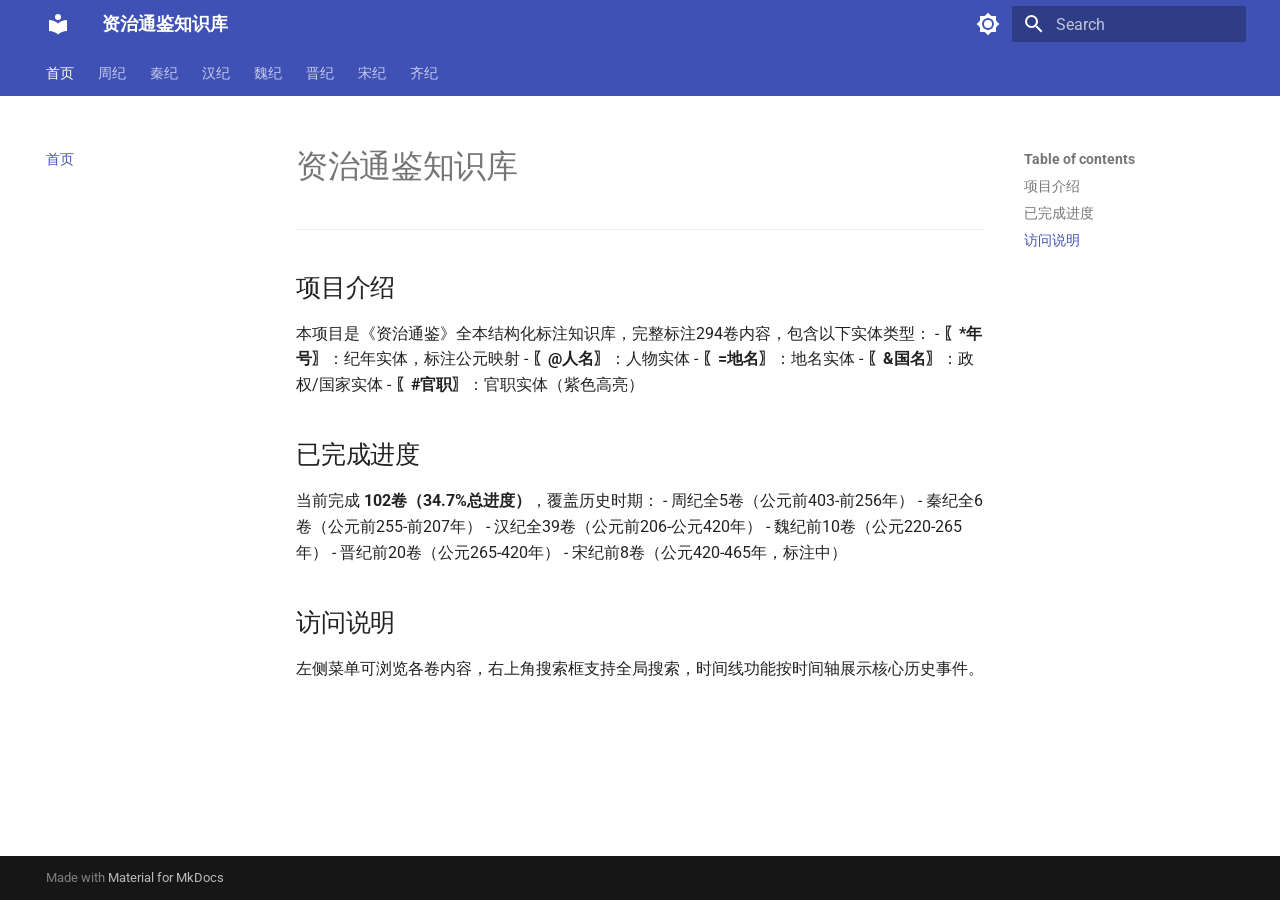
<file: index.html>
<!doctype html>
<html lang="en" class="no-js">
  <head>
    
      <meta charset="utf-8">
      <meta name="viewport" content="width=device-width,initial-scale=1">
      
      
      
        <link rel="canonical" href="https://T0B1ER.github.io/zizhitongjian-fuke/">
      
      
      
      
        
      
      
      <link rel="icon" href="assets/images/favicon.png">
      <meta name="generator" content="mkdocs-1.6.1, mkdocs-material-9.7.6">
    
    
      
        <title>资治通鉴知识库</title>
      
    
    
      <link rel="stylesheet" href="assets/stylesheets/main.484c7ddc.min.css">
      
        
        <link rel="stylesheet" href="assets/stylesheets/palette.ab4e12ef.min.css">
      
      


    
    
      
    
    
      
        
        
        <link rel="preconnect" href="https://fonts.gstatic.com" crossorigin>
        <link rel="stylesheet" href="https://fonts.googleapis.com/css?family=Roboto:300,300i,400,400i,700,700i%7CRoboto+Mono:400,400i,700,700i&display=fallback">
        <style>:root{--md-text-font:"Roboto";--md-code-font:"Roboto Mono"}</style>
      
    
    
      <link rel="stylesheet" href="stylesheets/extra.css">
    
    <script>__md_scope=new URL(".",location),__md_hash=e=>[...e].reduce(((e,_)=>(e<<5)-e+_.charCodeAt(0)),0),__md_get=(e,_=localStorage,t=__md_scope)=>JSON.parse(_.getItem(t.pathname+"."+e)),__md_set=(e,_,t=localStorage,a=__md_scope)=>{try{t.setItem(a.pathname+"."+e,JSON.stringify(_))}catch(e){}}</script>
    
      

    
    
  </head>
  
  
    
    
      
    
    
    
    
    <body dir="ltr" data-md-color-scheme="default" data-md-color-primary="indigo" data-md-color-accent="indigo">
  
    
    <input class="md-toggle" data-md-toggle="drawer" type="checkbox" id="__drawer" autocomplete="off">
    <input class="md-toggle" data-md-toggle="search" type="checkbox" id="__search" autocomplete="off">
    <label class="md-overlay" for="__drawer"></label>
    <div data-md-component="skip">
      
        
        <a href="#_1" class="md-skip">
          Skip to content
        </a>
      
    </div>
    <div data-md-component="announce">
      
    </div>
    
    
      

<header class="md-header" data-md-component="header">
  <nav class="md-header__inner md-grid" aria-label="Header">
    <a href="." title="资治通鉴知识库" class="md-header__button md-logo" aria-label="资治通鉴知识库" data-md-component="logo">
      
  
  <svg xmlns="http://www.w3.org/2000/svg" viewBox="0 0 24 24"><path d="M12 8a3 3 0 0 0 3-3 3 3 0 0 0-3-3 3 3 0 0 0-3 3 3 3 0 0 0 3 3m0 3.54C9.64 9.35 6.5 8 3 8v11c3.5 0 6.64 1.35 9 3.54 2.36-2.19 5.5-3.54 9-3.54V8c-3.5 0-6.64 1.35-9 3.54"/></svg>

    </a>
    <label class="md-header__button md-icon" for="__drawer">
      
      <svg xmlns="http://www.w3.org/2000/svg" viewBox="0 0 24 24"><path d="M3 6h18v2H3zm0 5h18v2H3zm0 5h18v2H3z"/></svg>
    </label>
    <div class="md-header__title" data-md-component="header-title">
      <div class="md-header__ellipsis">
        <div class="md-header__topic">
          <span class="md-ellipsis">
            资治通鉴知识库
          </span>
        </div>
        <div class="md-header__topic" data-md-component="header-topic">
          <span class="md-ellipsis">
            
              首页
            
          </span>
        </div>
      </div>
    </div>
    
      
        <form class="md-header__option" data-md-component="palette">
  
    
    
    
    <input class="md-option" data-md-color-media="" data-md-color-scheme="default" data-md-color-primary="indigo" data-md-color-accent="indigo"  aria-label="Switch to dark mode"  type="radio" name="__palette" id="__palette_0">
    
      <label class="md-header__button md-icon" title="Switch to dark mode" for="__palette_1" hidden>
        <svg xmlns="http://www.w3.org/2000/svg" viewBox="0 0 24 24"><path d="M12 8a4 4 0 0 0-4 4 4 4 0 0 0 4 4 4 4 0 0 0 4-4 4 4 0 0 0-4-4m0 10a6 6 0 0 1-6-6 6 6 0 0 1 6-6 6 6 0 0 1 6 6 6 6 0 0 1-6 6m8-9.31V4h-4.69L12 .69 8.69 4H4v4.69L.69 12 4 15.31V20h4.69L12 23.31 15.31 20H20v-4.69L23.31 12z"/></svg>
      </label>
    
  
    
    
    
    <input class="md-option" data-md-color-media="" data-md-color-scheme="slate" data-md-color-primary="indigo" data-md-color-accent="indigo"  aria-label="Switch to light mode"  type="radio" name="__palette" id="__palette_1">
    
      <label class="md-header__button md-icon" title="Switch to light mode" for="__palette_0" hidden>
        <svg xmlns="http://www.w3.org/2000/svg" viewBox="0 0 24 24"><path d="M12 18c-.89 0-1.74-.2-2.5-.55C11.56 16.5 13 14.42 13 12s-1.44-4.5-3.5-5.45C10.26 6.2 11.11 6 12 6a6 6 0 0 1 6 6 6 6 0 0 1-6 6m8-9.31V4h-4.69L12 .69 8.69 4H4v4.69L.69 12 4 15.31V20h4.69L12 23.31 15.31 20H20v-4.69L23.31 12z"/></svg>
      </label>
    
  
</form>
      
    
    
      <script>var palette=__md_get("__palette");if(palette&&palette.color){if("(prefers-color-scheme)"===palette.color.media){var media=matchMedia("(prefers-color-scheme: light)"),input=document.querySelector(media.matches?"[data-md-color-media='(prefers-color-scheme: light)']":"[data-md-color-media='(prefers-color-scheme: dark)']");palette.color.media=input.getAttribute("data-md-color-media"),palette.color.scheme=input.getAttribute("data-md-color-scheme"),palette.color.primary=input.getAttribute("data-md-color-primary"),palette.color.accent=input.getAttribute("data-md-color-accent")}for(var[key,value]of Object.entries(palette.color))document.body.setAttribute("data-md-color-"+key,value)}</script>
    
    
    
      
      
        <label class="md-header__button md-icon" for="__search">
          
          <svg xmlns="http://www.w3.org/2000/svg" viewBox="0 0 24 24"><path d="M9.5 3A6.5 6.5 0 0 1 16 9.5c0 1.61-.59 3.09-1.56 4.23l.27.27h.79l5 5-1.5 1.5-5-5v-.79l-.27-.27A6.52 6.52 0 0 1 9.5 16 6.5 6.5 0 0 1 3 9.5 6.5 6.5 0 0 1 9.5 3m0 2C7 5 5 7 5 9.5S7 14 9.5 14 14 12 14 9.5 12 5 9.5 5"/></svg>
        </label>
        <div class="md-search" data-md-component="search" role="dialog">
  <label class="md-search__overlay" for="__search"></label>
  <div class="md-search__inner" role="search">
    <form class="md-search__form" name="search">
      <input type="text" class="md-search__input" name="query" aria-label="Search" placeholder="Search" autocapitalize="off" autocorrect="off" autocomplete="off" spellcheck="false" data-md-component="search-query" required>
      <label class="md-search__icon md-icon" for="__search">
        
        <svg xmlns="http://www.w3.org/2000/svg" viewBox="0 0 24 24"><path d="M9.5 3A6.5 6.5 0 0 1 16 9.5c0 1.61-.59 3.09-1.56 4.23l.27.27h.79l5 5-1.5 1.5-5-5v-.79l-.27-.27A6.52 6.52 0 0 1 9.5 16 6.5 6.5 0 0 1 3 9.5 6.5 6.5 0 0 1 9.5 3m0 2C7 5 5 7 5 9.5S7 14 9.5 14 14 12 14 9.5 12 5 9.5 5"/></svg>
        
        <svg xmlns="http://www.w3.org/2000/svg" viewBox="0 0 24 24"><path d="M20 11v2H8l5.5 5.5-1.42 1.42L4.16 12l7.92-7.92L13.5 5.5 8 11z"/></svg>
      </label>
      <nav class="md-search__options" aria-label="Search">
        
        <button type="reset" class="md-search__icon md-icon" title="Clear" aria-label="Clear" tabindex="-1">
          
          <svg xmlns="http://www.w3.org/2000/svg" viewBox="0 0 24 24"><path d="M19 6.41 17.59 5 12 10.59 6.41 5 5 6.41 10.59 12 5 17.59 6.41 19 12 13.41 17.59 19 19 17.59 13.41 12z"/></svg>
        </button>
      </nav>
      
        <div class="md-search__suggest" data-md-component="search-suggest"></div>
      
    </form>
    <div class="md-search__output">
      <div class="md-search__scrollwrap" tabindex="0" data-md-scrollfix>
        <div class="md-search-result" data-md-component="search-result">
          <div class="md-search-result__meta">
            Initializing search
          </div>
          <ol class="md-search-result__list" role="presentation"></ol>
        </div>
      </div>
    </div>
  </div>
</div>
      
    
    
  </nav>
  
</header>
    
    <div class="md-container" data-md-component="container">
      
      
        
          
            
<nav class="md-tabs" aria-label="Tabs" data-md-component="tabs">
  <div class="md-grid">
    <ul class="md-tabs__list">
      
        
  
  
  
    
  
  
    <li class="md-tabs__item md-tabs__item--active">
      <a href="." class="md-tabs__link">
        
  
  
    
  
  首页

      </a>
    </li>
  

      
        
  
  
  
  
    
    
      <li class="md-tabs__item">
        <a href="chapters/周纪_1_tagged.md" class="md-tabs__link">
          
  
  
  周纪

        </a>
      </li>
    
  

      
        
  
  
  
  
    
    
      <li class="md-tabs__item">
        <a href="chapters/秦纪_1_tagged.md" class="md-tabs__link">
          
  
  
  秦纪

        </a>
      </li>
    
  

      
        
  
  
  
  
    
    
      <li class="md-tabs__item">
        <a href="chapters/汉纪_1_tagged.md" class="md-tabs__link">
          
  
  
  汉纪

        </a>
      </li>
    
  

      
        
  
  
  
  
    
    
      <li class="md-tabs__item">
        <a href="chapters/魏纪_1_tagged.md" class="md-tabs__link">
          
  
  
  魏纪

        </a>
      </li>
    
  

      
        
  
  
  
  
    
    
      <li class="md-tabs__item">
        <a href="chapters/晋纪_1_tagged.md" class="md-tabs__link">
          
  
  
  晋纪

        </a>
      </li>
    
  

      
        
  
  
  
  
    
    
      <li class="md-tabs__item">
        <a href="chapters/宋纪_1_tagged.md" class="md-tabs__link">
          
  
  
  宋纪

        </a>
      </li>
    
  

      
        
  
  
  
  
    
    
      <li class="md-tabs__item">
        <a href="chapters/齐纪_1_tagged.md" class="md-tabs__link">
          
  
  
  齐纪

        </a>
      </li>
    
  

      
    </ul>
  </div>
</nav>
          
        
      
      <main class="md-main" data-md-component="main">
        <div class="md-main__inner md-grid">
          
            
              
              <div class="md-sidebar md-sidebar--primary" data-md-component="sidebar" data-md-type="navigation" >
                <div class="md-sidebar__scrollwrap">
                  <div class="md-sidebar__inner">
                    


  


<nav class="md-nav md-nav--primary md-nav--lifted" aria-label="Navigation" data-md-level="0">
  <label class="md-nav__title" for="__drawer">
    <a href="." title="资治通鉴知识库" class="md-nav__button md-logo" aria-label="资治通鉴知识库" data-md-component="logo">
      
  
  <svg xmlns="http://www.w3.org/2000/svg" viewBox="0 0 24 24"><path d="M12 8a3 3 0 0 0 3-3 3 3 0 0 0-3-3 3 3 0 0 0-3 3 3 3 0 0 0 3 3m0 3.54C9.64 9.35 6.5 8 3 8v11c3.5 0 6.64 1.35 9 3.54 2.36-2.19 5.5-3.54 9-3.54V8c-3.5 0-6.64 1.35-9 3.54"/></svg>

    </a>
    资治通鉴知识库
  </label>
  
  <ul class="md-nav__list" data-md-scrollfix>
    
      
      
  
  
    
  
  
  
    <li class="md-nav__item md-nav__item--active">
      
      <input class="md-nav__toggle md-toggle" type="checkbox" id="__toc">
      
      
        
      
      
        <label class="md-nav__link md-nav__link--active" for="__toc">
          
  
  
  <span class="md-ellipsis">
    
  
    首页
  

    
  </span>
  
  

          <span class="md-nav__icon md-icon"></span>
        </label>
      
      <a href="." class="md-nav__link md-nav__link--active">
        
  
  
  <span class="md-ellipsis">
    
  
    首页
  

    
  </span>
  
  

      </a>
      
        

<nav class="md-nav md-nav--secondary" aria-label="Table of contents">
  
  
  
    
  
  
    <label class="md-nav__title" for="__toc">
      <span class="md-nav__icon md-icon"></span>
      Table of contents
    </label>
    <ul class="md-nav__list" data-md-component="toc" data-md-scrollfix>
      
        <li class="md-nav__item">
  <a href="#_2" class="md-nav__link">
    <span class="md-ellipsis">
      
        项目介绍
      
    </span>
  </a>
  
</li>
      
        <li class="md-nav__item">
  <a href="#_3" class="md-nav__link">
    <span class="md-ellipsis">
      
        已完成进度
      
    </span>
  </a>
  
</li>
      
        <li class="md-nav__item">
  <a href="#_4" class="md-nav__link">
    <span class="md-ellipsis">
      
        访问说明
      
    </span>
  </a>
  
</li>
      
    </ul>
  
</nav>
      
    </li>
  

    
      
      
  
  
  
  
    
    
    
    
      
      
        
      
    
    
    <li class="md-nav__item md-nav__item--nested">
      
        
        
          
        
        <input class="md-nav__toggle md-toggle md-toggle--indeterminate" type="checkbox" id="__nav_2" >
        
          
          <label class="md-nav__link" for="__nav_2" id="__nav_2_label" tabindex="0">
            
  
  
  <span class="md-ellipsis">
    
  
    周纪
  

    
  </span>
  
  

            <span class="md-nav__icon md-icon"></span>
          </label>
        
        <nav class="md-nav" data-md-level="1" aria-labelledby="__nav_2_label" aria-expanded="false">
          <label class="md-nav__title" for="__nav_2">
            <span class="md-nav__icon md-icon"></span>
            
  
    周纪
  

          </label>
          <ul class="md-nav__list" data-md-scrollfix>
            
              
                
  
  
  
  
    <li class="md-nav__item">
      <a href="chapters/周纪_1_tagged.md" class="md-nav__link">
        
  
  
  <span class="md-ellipsis">
    
  
    周纪1
  

    
  </span>
  
  

      </a>
    </li>
  

              
            
              
                
  
  
  
  
    <li class="md-nav__item">
      <a href="chapters/周纪_2_tagged.md" class="md-nav__link">
        
  
  
  <span class="md-ellipsis">
    
  
    周纪2
  

    
  </span>
  
  

      </a>
    </li>
  

              
            
              
                
  
  
  
  
    <li class="md-nav__item">
      <a href="chapters/周纪_3_tagged.md" class="md-nav__link">
        
  
  
  <span class="md-ellipsis">
    
  
    周纪3
  

    
  </span>
  
  

      </a>
    </li>
  

              
            
              
                
  
  
  
  
    <li class="md-nav__item">
      <a href="chapters/周纪_4_tagged.md" class="md-nav__link">
        
  
  
  <span class="md-ellipsis">
    
  
    周纪4
  

    
  </span>
  
  

      </a>
    </li>
  

              
            
              
                
  
  
  
  
    <li class="md-nav__item">
      <a href="chapters/周纪_5_tagged.md" class="md-nav__link">
        
  
  
  <span class="md-ellipsis">
    
  
    周纪5
  

    
  </span>
  
  

      </a>
    </li>
  

              
            
          </ul>
        </nav>
      
    </li>
  

    
      
      
  
  
  
  
    
    
    
    
      
      
        
      
    
    
    <li class="md-nav__item md-nav__item--nested">
      
        
        
          
        
        <input class="md-nav__toggle md-toggle md-toggle--indeterminate" type="checkbox" id="__nav_3" >
        
          
          <label class="md-nav__link" for="__nav_3" id="__nav_3_label" tabindex="0">
            
  
  
  <span class="md-ellipsis">
    
  
    秦纪
  

    
  </span>
  
  

            <span class="md-nav__icon md-icon"></span>
          </label>
        
        <nav class="md-nav" data-md-level="1" aria-labelledby="__nav_3_label" aria-expanded="false">
          <label class="md-nav__title" for="__nav_3">
            <span class="md-nav__icon md-icon"></span>
            
  
    秦纪
  

          </label>
          <ul class="md-nav__list" data-md-scrollfix>
            
              
                
  
  
  
  
    <li class="md-nav__item">
      <a href="chapters/秦纪_1_tagged.md" class="md-nav__link">
        
  
  
  <span class="md-ellipsis">
    
  
    秦纪1
  

    
  </span>
  
  

      </a>
    </li>
  

              
            
              
                
  
  
  
  
    <li class="md-nav__item">
      <a href="chapters/秦纪_2_tagged.md" class="md-nav__link">
        
  
  
  <span class="md-ellipsis">
    
  
    秦纪2
  

    
  </span>
  
  

      </a>
    </li>
  

              
            
              
                
  
  
  
  
    <li class="md-nav__item">
      <a href="chapters/秦纪_3_tagged.md" class="md-nav__link">
        
  
  
  <span class="md-ellipsis">
    
  
    秦纪3
  

    
  </span>
  
  

      </a>
    </li>
  

              
            
              
                
  
  
  
  
    <li class="md-nav__item">
      <a href="chapters/秦纪_4_tagged.md" class="md-nav__link">
        
  
  
  <span class="md-ellipsis">
    
  
    秦纪4
  

    
  </span>
  
  

      </a>
    </li>
  

              
            
              
                
  
  
  
  
    <li class="md-nav__item">
      <a href="chapters/秦纪_5_tagged.md" class="md-nav__link">
        
  
  
  <span class="md-ellipsis">
    
  
    秦纪5
  

    
  </span>
  
  

      </a>
    </li>
  

              
            
              
                
  
  
  
  
    <li class="md-nav__item">
      <a href="chapters/秦纪_6_tagged.md" class="md-nav__link">
        
  
  
  <span class="md-ellipsis">
    
  
    秦纪6
  

    
  </span>
  
  

      </a>
    </li>
  

              
            
          </ul>
        </nav>
      
    </li>
  

    
      
      
  
  
  
  
    
    
    
    
      
      
        
      
    
    
    <li class="md-nav__item md-nav__item--nested">
      
        
        
          
        
        <input class="md-nav__toggle md-toggle md-toggle--indeterminate" type="checkbox" id="__nav_4" >
        
          
          <label class="md-nav__link" for="__nav_4" id="__nav_4_label" tabindex="0">
            
  
  
  <span class="md-ellipsis">
    
  
    汉纪
  

    
  </span>
  
  

            <span class="md-nav__icon md-icon"></span>
          </label>
        
        <nav class="md-nav" data-md-level="1" aria-labelledby="__nav_4_label" aria-expanded="false">
          <label class="md-nav__title" for="__nav_4">
            <span class="md-nav__icon md-icon"></span>
            
  
    汉纪
  

          </label>
          <ul class="md-nav__list" data-md-scrollfix>
            
              
                
  
  
  
  
    <li class="md-nav__item">
      <a href="chapters/汉纪_1_tagged.md" class="md-nav__link">
        
  
  
  <span class="md-ellipsis">
    
  
    汉纪1
  

    
  </span>
  
  

      </a>
    </li>
  

              
            
              
                
  
  
  
  
    <li class="md-nav__item">
      <a href="chapters/汉纪_2_tagged.md" class="md-nav__link">
        
  
  
  <span class="md-ellipsis">
    
  
    汉纪2
  

    
  </span>
  
  

      </a>
    </li>
  

              
            
              
                
  
  
  
  
    <li class="md-nav__item">
      <a href="chapters/汉纪_3_tagged.md" class="md-nav__link">
        
  
  
  <span class="md-ellipsis">
    
  
    汉纪3
  

    
  </span>
  
  

      </a>
    </li>
  

              
            
              
                
  
  
  
  
    <li class="md-nav__item">
      <a href="chapters/汉纪_4_tagged.md" class="md-nav__link">
        
  
  
  <span class="md-ellipsis">
    
  
    汉纪4
  

    
  </span>
  
  

      </a>
    </li>
  

              
            
              
                
  
  
  
  
    <li class="md-nav__item">
      <a href="chapters/汉纪_5_tagged.md" class="md-nav__link">
        
  
  
  <span class="md-ellipsis">
    
  
    汉纪5
  

    
  </span>
  
  

      </a>
    </li>
  

              
            
              
                
  
  
  
  
    <li class="md-nav__item">
      <a href="chapters/汉纪_6_tagged.md" class="md-nav__link">
        
  
  
  <span class="md-ellipsis">
    
  
    汉纪6
  

    
  </span>
  
  

      </a>
    </li>
  

              
            
              
                
  
  
  
  
    <li class="md-nav__item">
      <a href="chapters/汉纪_7_tagged.md" class="md-nav__link">
        
  
  
  <span class="md-ellipsis">
    
  
    汉纪7
  

    
  </span>
  
  

      </a>
    </li>
  

              
            
              
                
  
  
  
  
    <li class="md-nav__item">
      <a href="chapters/汉纪_8_tagged.md" class="md-nav__link">
        
  
  
  <span class="md-ellipsis">
    
  
    汉纪8
  

    
  </span>
  
  

      </a>
    </li>
  

              
            
              
                
  
  
  
  
    <li class="md-nav__item">
      <a href="chapters/汉纪_9_tagged.md" class="md-nav__link">
        
  
  
  <span class="md-ellipsis">
    
  
    汉纪9
  

    
  </span>
  
  

      </a>
    </li>
  

              
            
              
                
  
  
  
  
    <li class="md-nav__item">
      <a href="chapters/汉纪_10_tagged.md" class="md-nav__link">
        
  
  
  <span class="md-ellipsis">
    
  
    汉纪10
  

    
  </span>
  
  

      </a>
    </li>
  

              
            
              
                
  
  
  
  
    <li class="md-nav__item">
      <a href="chapters/汉纪_11_tagged.md" class="md-nav__link">
        
  
  
  <span class="md-ellipsis">
    
  
    汉纪11
  

    
  </span>
  
  

      </a>
    </li>
  

              
            
              
                
  
  
  
  
    <li class="md-nav__item">
      <a href="chapters/汉纪_12_tagged.md" class="md-nav__link">
        
  
  
  <span class="md-ellipsis">
    
  
    汉纪12
  

    
  </span>
  
  

      </a>
    </li>
  

              
            
              
                
  
  
  
  
    <li class="md-nav__item">
      <a href="chapters/汉纪_13_tagged.md" class="md-nav__link">
        
  
  
  <span class="md-ellipsis">
    
  
    汉纪13
  

    
  </span>
  
  

      </a>
    </li>
  

              
            
              
                
  
  
  
  
    <li class="md-nav__item">
      <a href="chapters/汉纪_14_tagged.md" class="md-nav__link">
        
  
  
  <span class="md-ellipsis">
    
  
    汉纪14
  

    
  </span>
  
  

      </a>
    </li>
  

              
            
              
                
  
  
  
  
    <li class="md-nav__item">
      <a href="chapters/汉纪_15_tagged.md" class="md-nav__link">
        
  
  
  <span class="md-ellipsis">
    
  
    汉纪15
  

    
  </span>
  
  

      </a>
    </li>
  

              
            
              
                
  
  
  
  
    <li class="md-nav__item">
      <a href="chapters/汉纪_16_tagged.md" class="md-nav__link">
        
  
  
  <span class="md-ellipsis">
    
  
    汉纪16
  

    
  </span>
  
  

      </a>
    </li>
  

              
            
              
                
  
  
  
  
    <li class="md-nav__item">
      <a href="chapters/汉纪_17_tagged.md" class="md-nav__link">
        
  
  
  <span class="md-ellipsis">
    
  
    汉纪17
  

    
  </span>
  
  

      </a>
    </li>
  

              
            
              
                
  
  
  
  
    <li class="md-nav__item">
      <a href="chapters/汉纪_18_tagged.md" class="md-nav__link">
        
  
  
  <span class="md-ellipsis">
    
  
    汉纪18
  

    
  </span>
  
  

      </a>
    </li>
  

              
            
              
                
  
  
  
  
    <li class="md-nav__item">
      <a href="chapters/汉纪_19_tagged.md" class="md-nav__link">
        
  
  
  <span class="md-ellipsis">
    
  
    汉纪19
  

    
  </span>
  
  

      </a>
    </li>
  

              
            
              
                
  
  
  
  
    <li class="md-nav__item">
      <a href="chapters/汉纪_20_tagged.md" class="md-nav__link">
        
  
  
  <span class="md-ellipsis">
    
  
    汉纪20
  

    
  </span>
  
  

      </a>
    </li>
  

              
            
              
                
  
  
  
  
    <li class="md-nav__item">
      <a href="chapters/汉纪_21_tagged.md" class="md-nav__link">
        
  
  
  <span class="md-ellipsis">
    
  
    汉纪21
  

    
  </span>
  
  

      </a>
    </li>
  

              
            
              
                
  
  
  
  
    <li class="md-nav__item">
      <a href="chapters/汉纪_22_tagged.md" class="md-nav__link">
        
  
  
  <span class="md-ellipsis">
    
  
    汉纪22
  

    
  </span>
  
  

      </a>
    </li>
  

              
            
              
                
  
  
  
  
    <li class="md-nav__item">
      <a href="chapters/汉纪_23_tagged.md" class="md-nav__link">
        
  
  
  <span class="md-ellipsis">
    
  
    汉纪23
  

    
  </span>
  
  

      </a>
    </li>
  

              
            
              
                
  
  
  
  
    <li class="md-nav__item">
      <a href="chapters/汉纪_24_tagged.md" class="md-nav__link">
        
  
  
  <span class="md-ellipsis">
    
  
    汉纪24
  

    
  </span>
  
  

      </a>
    </li>
  

              
            
              
                
  
  
  
  
    <li class="md-nav__item">
      <a href="chapters/汉纪_25_tagged.md" class="md-nav__link">
        
  
  
  <span class="md-ellipsis">
    
  
    汉纪25
  

    
  </span>
  
  

      </a>
    </li>
  

              
            
              
                
  
  
  
  
    <li class="md-nav__item">
      <a href="chapters/汉纪_26_tagged.md" class="md-nav__link">
        
  
  
  <span class="md-ellipsis">
    
  
    汉纪26
  

    
  </span>
  
  

      </a>
    </li>
  

              
            
              
                
  
  
  
  
    <li class="md-nav__item">
      <a href="chapters/汉纪_27_tagged.md" class="md-nav__link">
        
  
  
  <span class="md-ellipsis">
    
  
    汉纪27
  

    
  </span>
  
  

      </a>
    </li>
  

              
            
              
                
  
  
  
  
    <li class="md-nav__item">
      <a href="chapters/汉纪_28_tagged.md" class="md-nav__link">
        
  
  
  <span class="md-ellipsis">
    
  
    汉纪28
  

    
  </span>
  
  

      </a>
    </li>
  

              
            
              
                
  
  
  
  
    <li class="md-nav__item">
      <a href="chapters/汉纪_29_tagged.md" class="md-nav__link">
        
  
  
  <span class="md-ellipsis">
    
  
    汉纪29
  

    
  </span>
  
  

      </a>
    </li>
  

              
            
              
                
  
  
  
  
    <li class="md-nav__item">
      <a href="chapters/汉纪_30_tagged.md" class="md-nav__link">
        
  
  
  <span class="md-ellipsis">
    
  
    汉纪30
  

    
  </span>
  
  

      </a>
    </li>
  

              
            
              
                
  
  
  
  
    <li class="md-nav__item">
      <a href="chapters/汉纪_31_tagged.md" class="md-nav__link">
        
  
  
  <span class="md-ellipsis">
    
  
    汉纪31
  

    
  </span>
  
  

      </a>
    </li>
  

              
            
              
                
  
  
  
  
    <li class="md-nav__item">
      <a href="chapters/汉纪_32_tagged.md" class="md-nav__link">
        
  
  
  <span class="md-ellipsis">
    
  
    汉纪32
  

    
  </span>
  
  

      </a>
    </li>
  

              
            
              
                
  
  
  
  
    <li class="md-nav__item">
      <a href="chapters/汉纪_33_tagged.md" class="md-nav__link">
        
  
  
  <span class="md-ellipsis">
    
  
    汉纪33
  

    
  </span>
  
  

      </a>
    </li>
  

              
            
              
                
  
  
  
  
    <li class="md-nav__item">
      <a href="chapters/汉纪_34_tagged.md" class="md-nav__link">
        
  
  
  <span class="md-ellipsis">
    
  
    汉纪34
  

    
  </span>
  
  

      </a>
    </li>
  

              
            
              
                
  
  
  
  
    <li class="md-nav__item">
      <a href="chapters/汉纪_35_tagged.md" class="md-nav__link">
        
  
  
  <span class="md-ellipsis">
    
  
    汉纪35
  

    
  </span>
  
  

      </a>
    </li>
  

              
            
              
                
  
  
  
  
    <li class="md-nav__item">
      <a href="chapters/汉纪_36_tagged.md" class="md-nav__link">
        
  
  
  <span class="md-ellipsis">
    
  
    汉纪36
  

    
  </span>
  
  

      </a>
    </li>
  

              
            
              
                
  
  
  
  
    <li class="md-nav__item">
      <a href="chapters/汉纪_37_tagged.md" class="md-nav__link">
        
  
  
  <span class="md-ellipsis">
    
  
    汉纪37
  

    
  </span>
  
  

      </a>
    </li>
  

              
            
              
                
  
  
  
  
    <li class="md-nav__item">
      <a href="chapters/汉纪_38_tagged.md" class="md-nav__link">
        
  
  
  <span class="md-ellipsis">
    
  
    汉纪38
  

    
  </span>
  
  

      </a>
    </li>
  

              
            
              
                
  
  
  
  
    <li class="md-nav__item">
      <a href="chapters/汉纪_39_tagged.md" class="md-nav__link">
        
  
  
  <span class="md-ellipsis">
    
  
    汉纪39
  

    
  </span>
  
  

      </a>
    </li>
  

              
            
          </ul>
        </nav>
      
    </li>
  

    
      
      
  
  
  
  
    
    
    
    
      
      
        
      
    
    
    <li class="md-nav__item md-nav__item--nested">
      
        
        
          
        
        <input class="md-nav__toggle md-toggle md-toggle--indeterminate" type="checkbox" id="__nav_5" >
        
          
          <label class="md-nav__link" for="__nav_5" id="__nav_5_label" tabindex="0">
            
  
  
  <span class="md-ellipsis">
    
  
    魏纪
  

    
  </span>
  
  

            <span class="md-nav__icon md-icon"></span>
          </label>
        
        <nav class="md-nav" data-md-level="1" aria-labelledby="__nav_5_label" aria-expanded="false">
          <label class="md-nav__title" for="__nav_5">
            <span class="md-nav__icon md-icon"></span>
            
  
    魏纪
  

          </label>
          <ul class="md-nav__list" data-md-scrollfix>
            
              
                
  
  
  
  
    <li class="md-nav__item">
      <a href="chapters/魏纪_1_tagged.md" class="md-nav__link">
        
  
  
  <span class="md-ellipsis">
    
  
    魏纪1
  

    
  </span>
  
  

      </a>
    </li>
  

              
            
              
                
  
  
  
  
    <li class="md-nav__item">
      <a href="chapters/魏纪_2_tagged.md" class="md-nav__link">
        
  
  
  <span class="md-ellipsis">
    
  
    魏纪2
  

    
  </span>
  
  

      </a>
    </li>
  

              
            
              
                
  
  
  
  
    <li class="md-nav__item">
      <a href="chapters/魏纪_3_tagged.md" class="md-nav__link">
        
  
  
  <span class="md-ellipsis">
    
  
    魏纪3
  

    
  </span>
  
  

      </a>
    </li>
  

              
            
              
                
  
  
  
  
    <li class="md-nav__item">
      <a href="chapters/魏纪_4_tagged.md" class="md-nav__link">
        
  
  
  <span class="md-ellipsis">
    
  
    魏纪4
  

    
  </span>
  
  

      </a>
    </li>
  

              
            
              
                
  
  
  
  
    <li class="md-nav__item">
      <a href="chapters/魏纪_5_tagged.md" class="md-nav__link">
        
  
  
  <span class="md-ellipsis">
    
  
    魏纪5
  

    
  </span>
  
  

      </a>
    </li>
  

              
            
              
                
  
  
  
  
    <li class="md-nav__item">
      <a href="chapters/魏纪_6_tagged.md" class="md-nav__link">
        
  
  
  <span class="md-ellipsis">
    
  
    魏纪6
  

    
  </span>
  
  

      </a>
    </li>
  

              
            
              
                
  
  
  
  
    <li class="md-nav__item">
      <a href="chapters/魏纪_7_tagged.md" class="md-nav__link">
        
  
  
  <span class="md-ellipsis">
    
  
    魏纪7
  

    
  </span>
  
  

      </a>
    </li>
  

              
            
              
                
  
  
  
  
    <li class="md-nav__item">
      <a href="chapters/魏纪_8_tagged.md" class="md-nav__link">
        
  
  
  <span class="md-ellipsis">
    
  
    魏纪8
  

    
  </span>
  
  

      </a>
    </li>
  

              
            
              
                
  
  
  
  
    <li class="md-nav__item">
      <a href="chapters/魏纪_9_tagged.md" class="md-nav__link">
        
  
  
  <span class="md-ellipsis">
    
  
    魏纪9
  

    
  </span>
  
  

      </a>
    </li>
  

              
            
              
                
  
  
  
  
    <li class="md-nav__item">
      <a href="chapters/魏纪_10_tagged.md" class="md-nav__link">
        
  
  
  <span class="md-ellipsis">
    
  
    魏纪10
  

    
  </span>
  
  

      </a>
    </li>
  

              
            
          </ul>
        </nav>
      
    </li>
  

    
      
      
  
  
  
  
    
    
    
    
      
      
        
      
    
    
    <li class="md-nav__item md-nav__item--nested">
      
        
        
          
        
        <input class="md-nav__toggle md-toggle md-toggle--indeterminate" type="checkbox" id="__nav_6" >
        
          
          <label class="md-nav__link" for="__nav_6" id="__nav_6_label" tabindex="0">
            
  
  
  <span class="md-ellipsis">
    
  
    晋纪
  

    
  </span>
  
  

            <span class="md-nav__icon md-icon"></span>
          </label>
        
        <nav class="md-nav" data-md-level="1" aria-labelledby="__nav_6_label" aria-expanded="false">
          <label class="md-nav__title" for="__nav_6">
            <span class="md-nav__icon md-icon"></span>
            
  
    晋纪
  

          </label>
          <ul class="md-nav__list" data-md-scrollfix>
            
              
                
  
  
  
  
    <li class="md-nav__item">
      <a href="chapters/晋纪_1_tagged.md" class="md-nav__link">
        
  
  
  <span class="md-ellipsis">
    
  
    晋纪1
  

    
  </span>
  
  

      </a>
    </li>
  

              
            
              
                
  
  
  
  
    <li class="md-nav__item">
      <a href="chapters/晋纪_2_tagged.md" class="md-nav__link">
        
  
  
  <span class="md-ellipsis">
    
  
    晋纪2
  

    
  </span>
  
  

      </a>
    </li>
  

              
            
              
                
  
  
  
  
    <li class="md-nav__item">
      <a href="chapters/晋纪_3_tagged.md" class="md-nav__link">
        
  
  
  <span class="md-ellipsis">
    
  
    晋纪3
  

    
  </span>
  
  

      </a>
    </li>
  

              
            
              
                
  
  
  
  
    <li class="md-nav__item">
      <a href="chapters/晋纪_4_tagged.md" class="md-nav__link">
        
  
  
  <span class="md-ellipsis">
    
  
    晋纪4
  

    
  </span>
  
  

      </a>
    </li>
  

              
            
              
                
  
  
  
  
    <li class="md-nav__item">
      <a href="chapters/晋纪_5_tagged.md" class="md-nav__link">
        
  
  
  <span class="md-ellipsis">
    
  
    晋纪5
  

    
  </span>
  
  

      </a>
    </li>
  

              
            
              
                
  
  
  
  
    <li class="md-nav__item">
      <a href="chapters/晋纪_6_tagged.md" class="md-nav__link">
        
  
  
  <span class="md-ellipsis">
    
  
    晋纪6
  

    
  </span>
  
  

      </a>
    </li>
  

              
            
              
                
  
  
  
  
    <li class="md-nav__item">
      <a href="chapters/晋纪_7_tagged.md" class="md-nav__link">
        
  
  
  <span class="md-ellipsis">
    
  
    晋纪7
  

    
  </span>
  
  

      </a>
    </li>
  

              
            
              
                
  
  
  
  
    <li class="md-nav__item">
      <a href="chapters/晋纪_8_tagged.md" class="md-nav__link">
        
  
  
  <span class="md-ellipsis">
    
  
    晋纪8
  

    
  </span>
  
  

      </a>
    </li>
  

              
            
              
                
  
  
  
  
    <li class="md-nav__item">
      <a href="chapters/晋纪_9_tagged.md" class="md-nav__link">
        
  
  
  <span class="md-ellipsis">
    
  
    晋纪9
  

    
  </span>
  
  

      </a>
    </li>
  

              
            
              
                
  
  
  
  
    <li class="md-nav__item">
      <a href="chapters/晋纪_10_tagged.md" class="md-nav__link">
        
  
  
  <span class="md-ellipsis">
    
  
    晋纪10
  

    
  </span>
  
  

      </a>
    </li>
  

              
            
              
                
  
  
  
  
    <li class="md-nav__item">
      <a href="chapters/晋纪_11_tagged.md" class="md-nav__link">
        
  
  
  <span class="md-ellipsis">
    
  
    晋纪11
  

    
  </span>
  
  

      </a>
    </li>
  

              
            
              
                
  
  
  
  
    <li class="md-nav__item">
      <a href="chapters/晋纪_12_tagged.md" class="md-nav__link">
        
  
  
  <span class="md-ellipsis">
    
  
    晋纪12
  

    
  </span>
  
  

      </a>
    </li>
  

              
            
              
                
  
  
  
  
    <li class="md-nav__item">
      <a href="chapters/晋纪_13_tagged.md" class="md-nav__link">
        
  
  
  <span class="md-ellipsis">
    
  
    晋纪13
  

    
  </span>
  
  

      </a>
    </li>
  

              
            
              
                
  
  
  
  
    <li class="md-nav__item">
      <a href="chapters/晋纪_14_tagged.md" class="md-nav__link">
        
  
  
  <span class="md-ellipsis">
    
  
    晋纪14
  

    
  </span>
  
  

      </a>
    </li>
  

              
            
              
                
  
  
  
  
    <li class="md-nav__item">
      <a href="chapters/晋纪_15_tagged.md" class="md-nav__link">
        
  
  
  <span class="md-ellipsis">
    
  
    晋纪15
  

    
  </span>
  
  

      </a>
    </li>
  

              
            
              
                
  
  
  
  
    <li class="md-nav__item">
      <a href="chapters/晋纪_16_tagged.md" class="md-nav__link">
        
  
  
  <span class="md-ellipsis">
    
  
    晋纪16
  

    
  </span>
  
  

      </a>
    </li>
  

              
            
              
                
  
  
  
  
    <li class="md-nav__item">
      <a href="chapters/晋纪_17_tagged.md" class="md-nav__link">
        
  
  
  <span class="md-ellipsis">
    
  
    晋纪17
  

    
  </span>
  
  

      </a>
    </li>
  

              
            
              
                
  
  
  
  
    <li class="md-nav__item">
      <a href="chapters/晋纪_18_tagged.md" class="md-nav__link">
        
  
  
  <span class="md-ellipsis">
    
  
    晋纪18
  

    
  </span>
  
  

      </a>
    </li>
  

              
            
              
                
  
  
  
  
    <li class="md-nav__item">
      <a href="chapters/晋纪_19_tagged.md" class="md-nav__link">
        
  
  
  <span class="md-ellipsis">
    
  
    晋纪19
  

    
  </span>
  
  

      </a>
    </li>
  

              
            
              
                
  
  
  
  
    <li class="md-nav__item">
      <a href="chapters/晋纪_20_tagged.md" class="md-nav__link">
        
  
  
  <span class="md-ellipsis">
    
  
    晋纪20
  

    
  </span>
  
  

      </a>
    </li>
  

              
            
          </ul>
        </nav>
      
    </li>
  

    
      
      
  
  
  
  
    
    
    
    
      
      
        
      
    
    
    <li class="md-nav__item md-nav__item--nested">
      
        
        
          
        
        <input class="md-nav__toggle md-toggle md-toggle--indeterminate" type="checkbox" id="__nav_7" >
        
          
          <label class="md-nav__link" for="__nav_7" id="__nav_7_label" tabindex="0">
            
  
  
  <span class="md-ellipsis">
    
  
    宋纪
  

    
  </span>
  
  

            <span class="md-nav__icon md-icon"></span>
          </label>
        
        <nav class="md-nav" data-md-level="1" aria-labelledby="__nav_7_label" aria-expanded="false">
          <label class="md-nav__title" for="__nav_7">
            <span class="md-nav__icon md-icon"></span>
            
  
    宋纪
  

          </label>
          <ul class="md-nav__list" data-md-scrollfix>
            
              
                
  
  
  
  
    <li class="md-nav__item">
      <a href="chapters/宋纪_1_tagged.md" class="md-nav__link">
        
  
  
  <span class="md-ellipsis">
    
  
    宋纪1
  

    
  </span>
  
  

      </a>
    </li>
  

              
            
              
                
  
  
  
  
    <li class="md-nav__item">
      <a href="chapters/宋纪_2_tagged.md" class="md-nav__link">
        
  
  
  <span class="md-ellipsis">
    
  
    宋纪2
  

    
  </span>
  
  

      </a>
    </li>
  

              
            
              
                
  
  
  
  
    <li class="md-nav__item">
      <a href="chapters/宋纪_3_tagged.md" class="md-nav__link">
        
  
  
  <span class="md-ellipsis">
    
  
    宋纪3
  

    
  </span>
  
  

      </a>
    </li>
  

              
            
              
                
  
  
  
  
    <li class="md-nav__item">
      <a href="chapters/宋纪_4_tagged.md" class="md-nav__link">
        
  
  
  <span class="md-ellipsis">
    
  
    宋纪4
  

    
  </span>
  
  

      </a>
    </li>
  

              
            
              
                
  
  
  
  
    <li class="md-nav__item">
      <a href="chapters/宋纪_5_tagged.md" class="md-nav__link">
        
  
  
  <span class="md-ellipsis">
    
  
    宋纪5
  

    
  </span>
  
  

      </a>
    </li>
  

              
            
              
                
  
  
  
  
    <li class="md-nav__item">
      <a href="chapters/宋纪_6_tagged.md" class="md-nav__link">
        
  
  
  <span class="md-ellipsis">
    
  
    宋纪6
  

    
  </span>
  
  

      </a>
    </li>
  

              
            
              
                
  
  
  
  
    <li class="md-nav__item">
      <a href="chapters/宋纪_7_tagged.md" class="md-nav__link">
        
  
  
  <span class="md-ellipsis">
    
  
    宋纪7
  

    
  </span>
  
  

      </a>
    </li>
  

              
            
              
                
  
  
  
  
    <li class="md-nav__item">
      <a href="chapters/宋纪_8_tagged.md" class="md-nav__link">
        
  
  
  <span class="md-ellipsis">
    
  
    宋纪8
  

    
  </span>
  
  

      </a>
    </li>
  

              
            
              
                
  
  
  
  
    <li class="md-nav__item">
      <a href="chapters/宋纪_9_tagged.md" class="md-nav__link">
        
  
  
  <span class="md-ellipsis">
    
  
    宋纪9
  

    
  </span>
  
  

      </a>
    </li>
  

              
            
              
                
  
  
  
  
    <li class="md-nav__item">
      <a href="chapters/宋纪_10_tagged.md" class="md-nav__link">
        
  
  
  <span class="md-ellipsis">
    
  
    宋纪10
  

    
  </span>
  
  

      </a>
    </li>
  

              
            
          </ul>
        </nav>
      
    </li>
  

    
      
      
  
  
  
  
    
    
    
    
      
      
        
      
    
    
    <li class="md-nav__item md-nav__item--nested">
      
        
        
          
        
        <input class="md-nav__toggle md-toggle md-toggle--indeterminate" type="checkbox" id="__nav_8" >
        
          
          <label class="md-nav__link" for="__nav_8" id="__nav_8_label" tabindex="0">
            
  
  
  <span class="md-ellipsis">
    
  
    齐纪
  

    
  </span>
  
  

            <span class="md-nav__icon md-icon"></span>
          </label>
        
        <nav class="md-nav" data-md-level="1" aria-labelledby="__nav_8_label" aria-expanded="false">
          <label class="md-nav__title" for="__nav_8">
            <span class="md-nav__icon md-icon"></span>
            
  
    齐纪
  

          </label>
          <ul class="md-nav__list" data-md-scrollfix>
            
              
                
  
  
  
  
    <li class="md-nav__item">
      <a href="chapters/齐纪_1_tagged.md" class="md-nav__link">
        
  
  
  <span class="md-ellipsis">
    
  
    齐纪1
  

    
  </span>
  
  

      </a>
    </li>
  

              
            
              
                
  
  
  
  
    <li class="md-nav__item">
      <a href="chapters/齐纪_2_tagged.md" class="md-nav__link">
        
  
  
  <span class="md-ellipsis">
    
  
    齐纪2
  

    
  </span>
  
  

      </a>
    </li>
  

              
            
              
                
  
  
  
  
    <li class="md-nav__item">
      <a href="chapters/齐纪_3_tagged.md" class="md-nav__link">
        
  
  
  <span class="md-ellipsis">
    
  
    齐纪3
  

    
  </span>
  
  

      </a>
    </li>
  

              
            
              
                
  
  
  
  
    <li class="md-nav__item">
      <a href="chapters/齐纪_4_tagged.md" class="md-nav__link">
        
  
  
  <span class="md-ellipsis">
    
  
    齐纪4
  

    
  </span>
  
  

      </a>
    </li>
  

              
            
              
                
  
  
  
  
    <li class="md-nav__item">
      <a href="chapters/齐纪_5_tagged.md" class="md-nav__link">
        
  
  
  <span class="md-ellipsis">
    
  
    齐纪5
  

    
  </span>
  
  

      </a>
    </li>
  

              
            
              
                
  
  
  
  
    <li class="md-nav__item">
      <a href="chapters/齐纪_6_tagged.md" class="md-nav__link">
        
  
  
  <span class="md-ellipsis">
    
  
    齐纪6
  

    
  </span>
  
  

      </a>
    </li>
  

              
            
              
                
  
  
  
  
    <li class="md-nav__item">
      <a href="chapters/齐纪_7_tagged.md" class="md-nav__link">
        
  
  
  <span class="md-ellipsis">
    
  
    齐纪7
  

    
  </span>
  
  

      </a>
    </li>
  

              
            
              
                
  
  
  
  
    <li class="md-nav__item">
      <a href="chapters/齐纪_8_tagged.md" class="md-nav__link">
        
  
  
  <span class="md-ellipsis">
    
  
    齐纪8
  

    
  </span>
  
  

      </a>
    </li>
  

              
            
              
                
  
  
  
  
    <li class="md-nav__item">
      <a href="chapters/齐纪_9_tagged.md" class="md-nav__link">
        
  
  
  <span class="md-ellipsis">
    
  
    齐纪9
  

    
  </span>
  
  

      </a>
    </li>
  

              
            
              
                
  
  
  
  
    <li class="md-nav__item">
      <a href="chapters/齐纪_10_tagged.md" class="md-nav__link">
        
  
  
  <span class="md-ellipsis">
    
  
    齐纪10
  

    
  </span>
  
  

      </a>
    </li>
  

              
            
          </ul>
        </nav>
      
    </li>
  

    
  </ul>
</nav>
                  </div>
                </div>
              </div>
            
            
              
              <div class="md-sidebar md-sidebar--secondary" data-md-component="sidebar" data-md-type="toc" >
                <div class="md-sidebar__scrollwrap">
                  <div class="md-sidebar__inner">
                    

<nav class="md-nav md-nav--secondary" aria-label="Table of contents">
  
  
  
    
  
  
    <label class="md-nav__title" for="__toc">
      <span class="md-nav__icon md-icon"></span>
      Table of contents
    </label>
    <ul class="md-nav__list" data-md-component="toc" data-md-scrollfix>
      
        <li class="md-nav__item">
  <a href="#_2" class="md-nav__link">
    <span class="md-ellipsis">
      
        项目介绍
      
    </span>
  </a>
  
</li>
      
        <li class="md-nav__item">
  <a href="#_3" class="md-nav__link">
    <span class="md-ellipsis">
      
        已完成进度
      
    </span>
  </a>
  
</li>
      
        <li class="md-nav__item">
  <a href="#_4" class="md-nav__link">
    <span class="md-ellipsis">
      
        访问说明
      
    </span>
  </a>
  
</li>
      
    </ul>
  
</nav>
                  </div>
                </div>
              </div>
            
          
          
            <div class="md-content" data-md-component="content">
              
              <article class="md-content__inner md-typeset">
                
                  



<h1 id="_1">资治通鉴知识库</h1>
<hr />
<h2 id="_2">项目介绍</h2>
<p>本项目是《资治通鉴》全本结构化标注知识库，完整标注294卷内容，包含以下实体类型：
- <strong>〖*年号〗</strong>：纪年实体，标注公元映射
- <strong>〖@人名〗</strong>：人物实体
- <strong>〖=地名〗</strong>：地名实体
- <strong>〖&amp;国名〗</strong>：政权/国家实体
- <strong>〖#官职〗</strong>：官职实体（紫色高亮）</p>
<h2 id="_3">已完成进度</h2>
<p>当前完成 <strong>102卷（34.7%总进度）</strong>，覆盖历史时期：
- 周纪全5卷（公元前403-前256年）
- 秦纪全6卷（公元前255-前207年）
- 汉纪全39卷（公元前206-公元420年）
- 魏纪前10卷（公元220-265年）
- 晋纪前20卷（公元265-420年）
- 宋纪前8卷（公元420-465年，标注中）</p>
<h2 id="_4">访问说明</h2>
<p>左侧菜单可浏览各卷内容，右上角搜索框支持全局搜索，时间线功能按时间轴展示核心历史事件。</p>












                
              </article>
            </div>
          
          
<script>var target=document.getElementById(location.hash.slice(1));target&&target.name&&(target.checked=target.name.startsWith("__tabbed_"))</script>
        </div>
        
      </main>
      
        <footer class="md-footer">
  
  <div class="md-footer-meta md-typeset">
    <div class="md-footer-meta__inner md-grid">
      <div class="md-copyright">
  
  
    Made with
    <a href="https://squidfunk.github.io/mkdocs-material/" target="_blank" rel="noopener">
      Material for MkDocs
    </a>
  
</div>
      
    </div>
  </div>
</footer>
      
    </div>
    <div class="md-dialog" data-md-component="dialog">
      <div class="md-dialog__inner md-typeset"></div>
    </div>
    
    
    
      
      
      <script id="__config" type="application/json">{"annotate": null, "base": ".", "features": ["navigation.tabs", "navigation.sections", "navigation.expand", "search.suggest", "search.highlight", "content.code.copy"], "search": "assets/javascripts/workers/search.2c215733.min.js", "tags": null, "translations": {"clipboard.copied": "Copied to clipboard", "clipboard.copy": "Copy to clipboard", "search.result.more.one": "1 more on this page", "search.result.more.other": "# more on this page", "search.result.none": "No matching documents", "search.result.one": "1 matching document", "search.result.other": "# matching documents", "search.result.placeholder": "Type to start searching", "search.result.term.missing": "Missing", "select.version": "Select version"}, "version": null}</script>
    
    
      <script src="assets/javascripts/bundle.79ae519e.min.js"></script>
      
    
  </body>
</html>
</file>
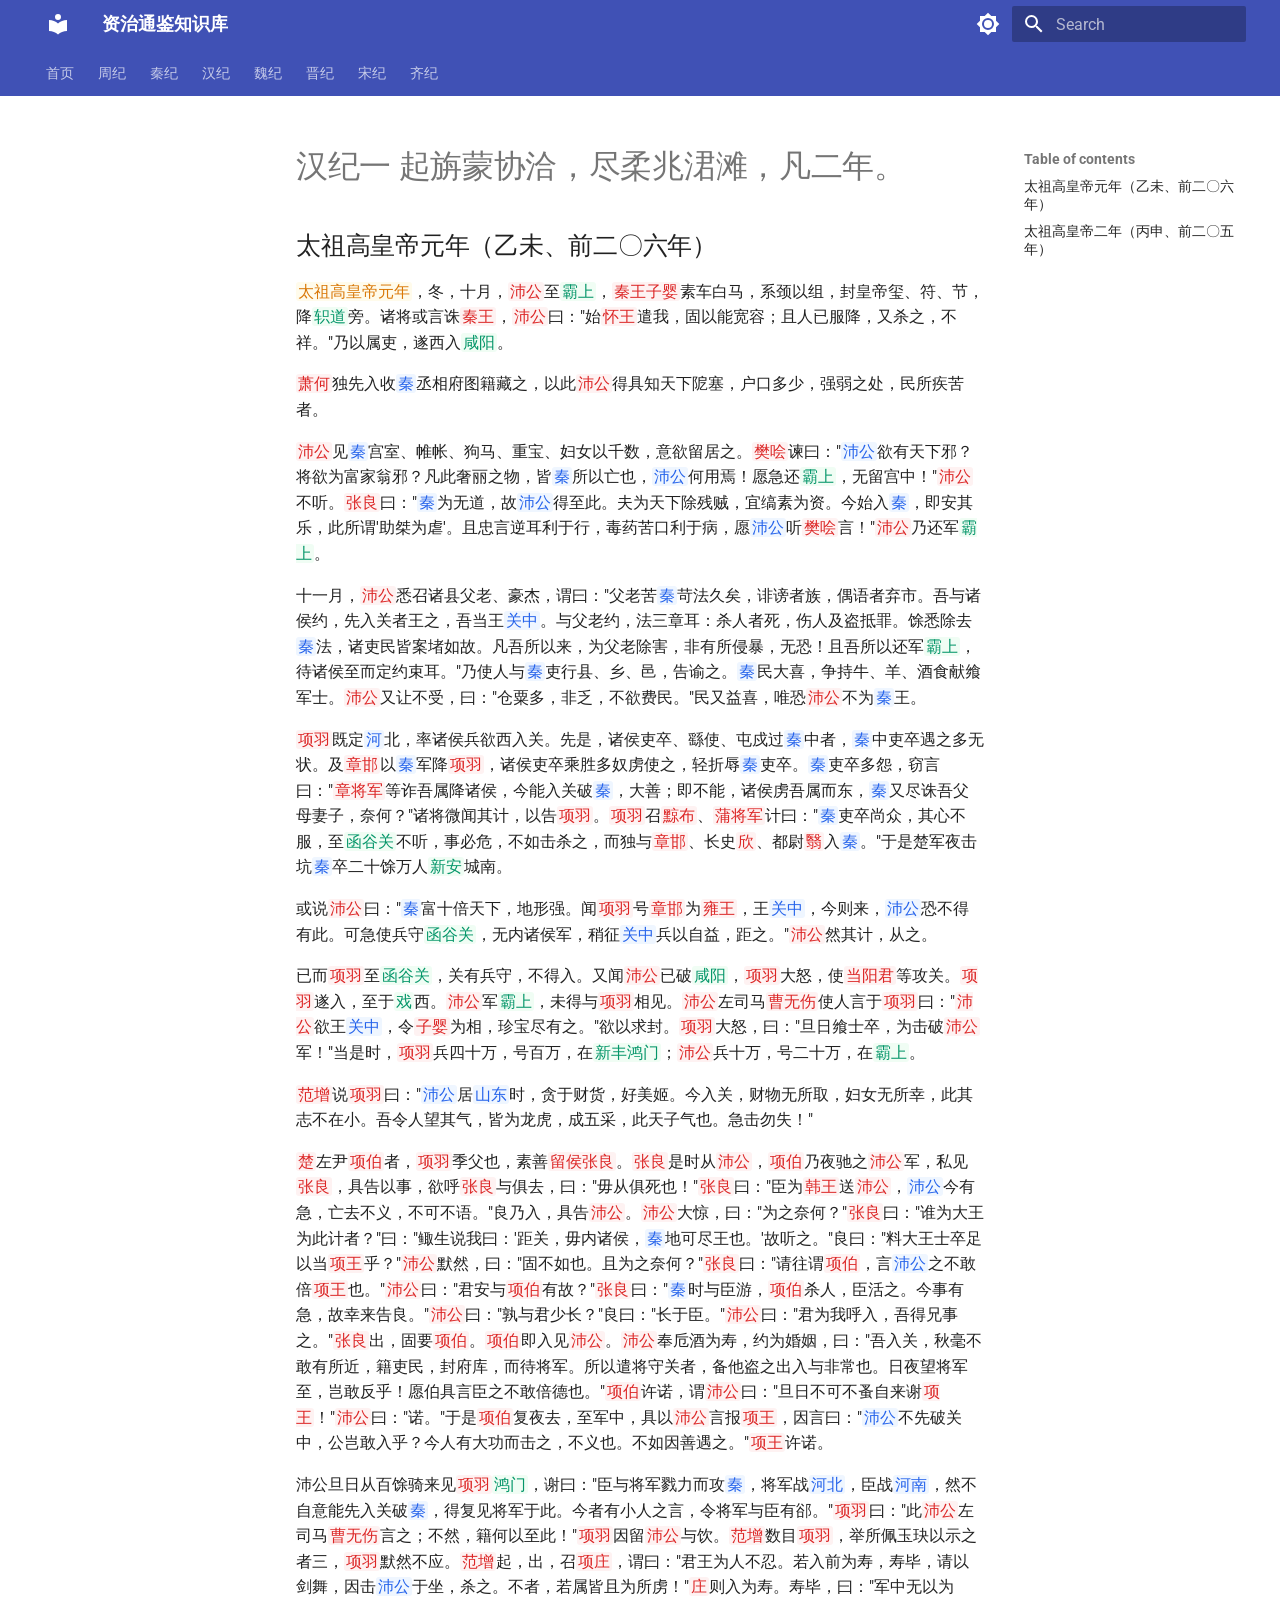
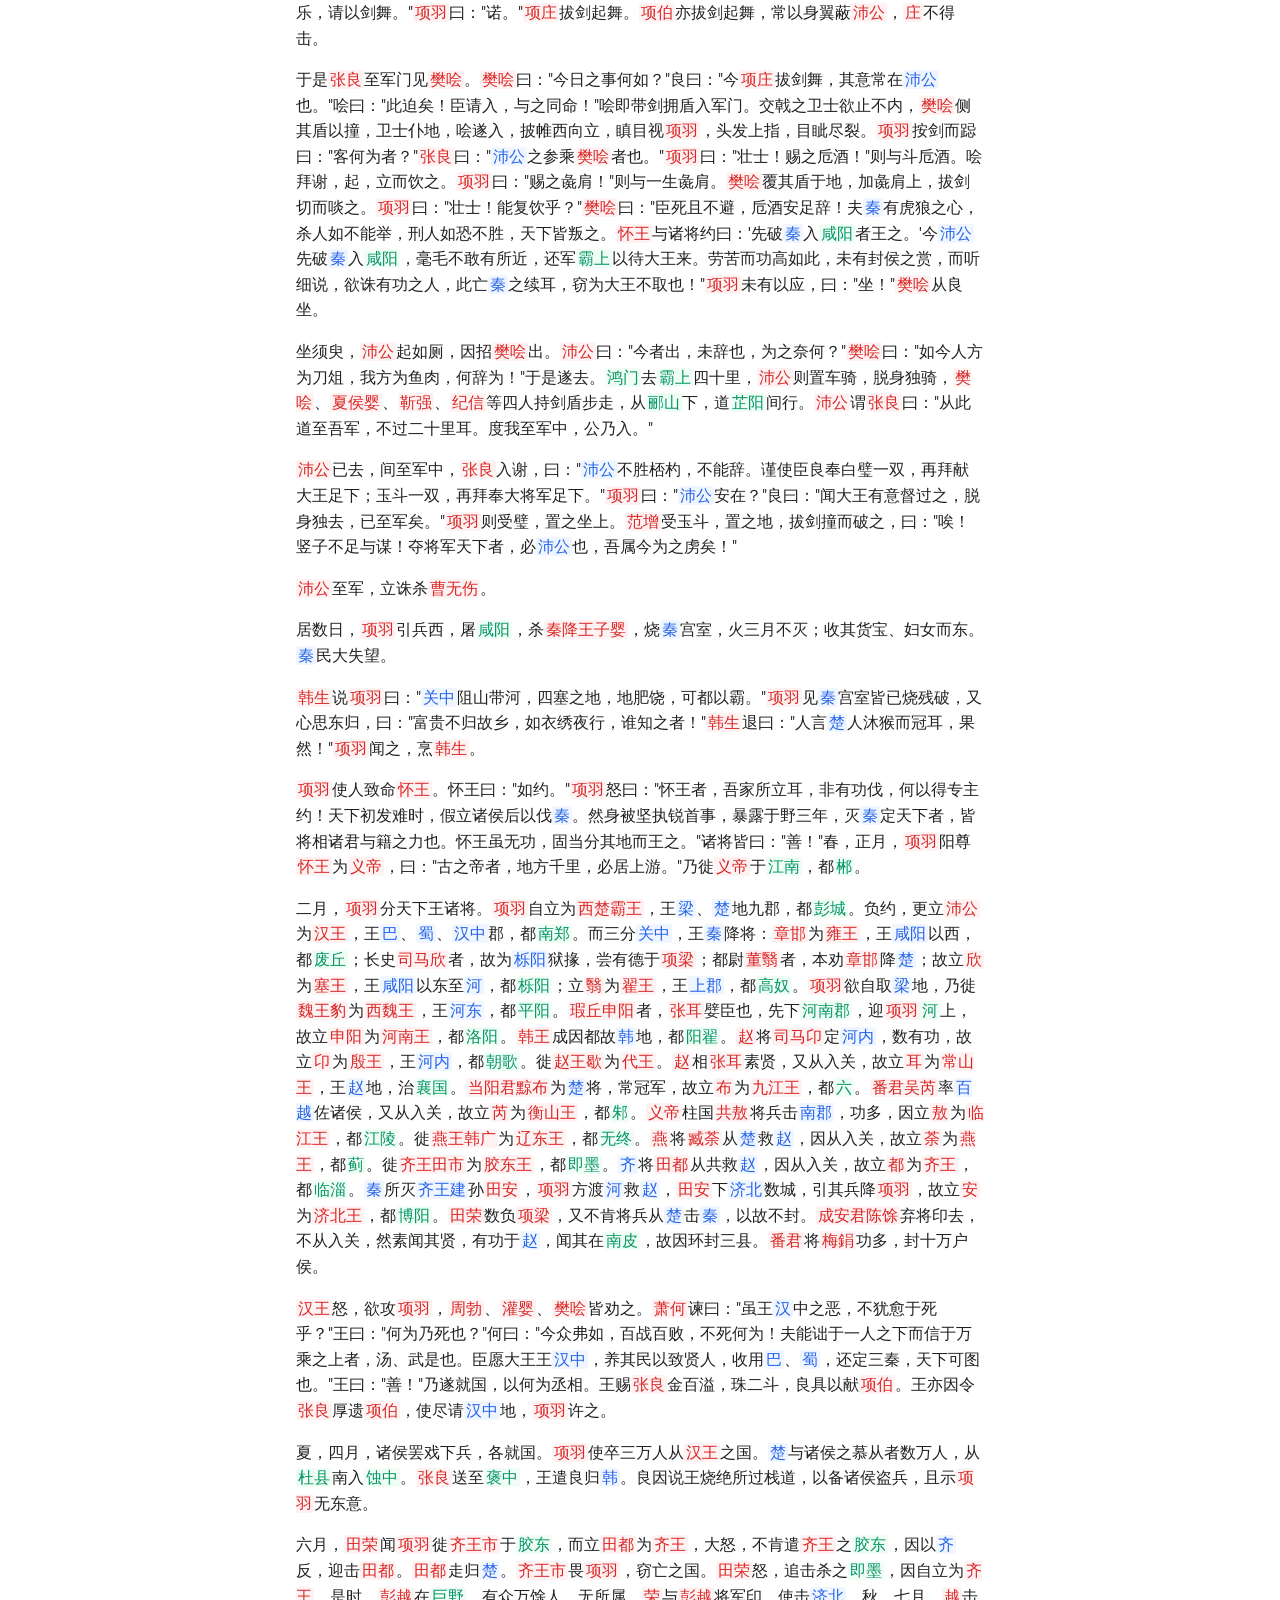
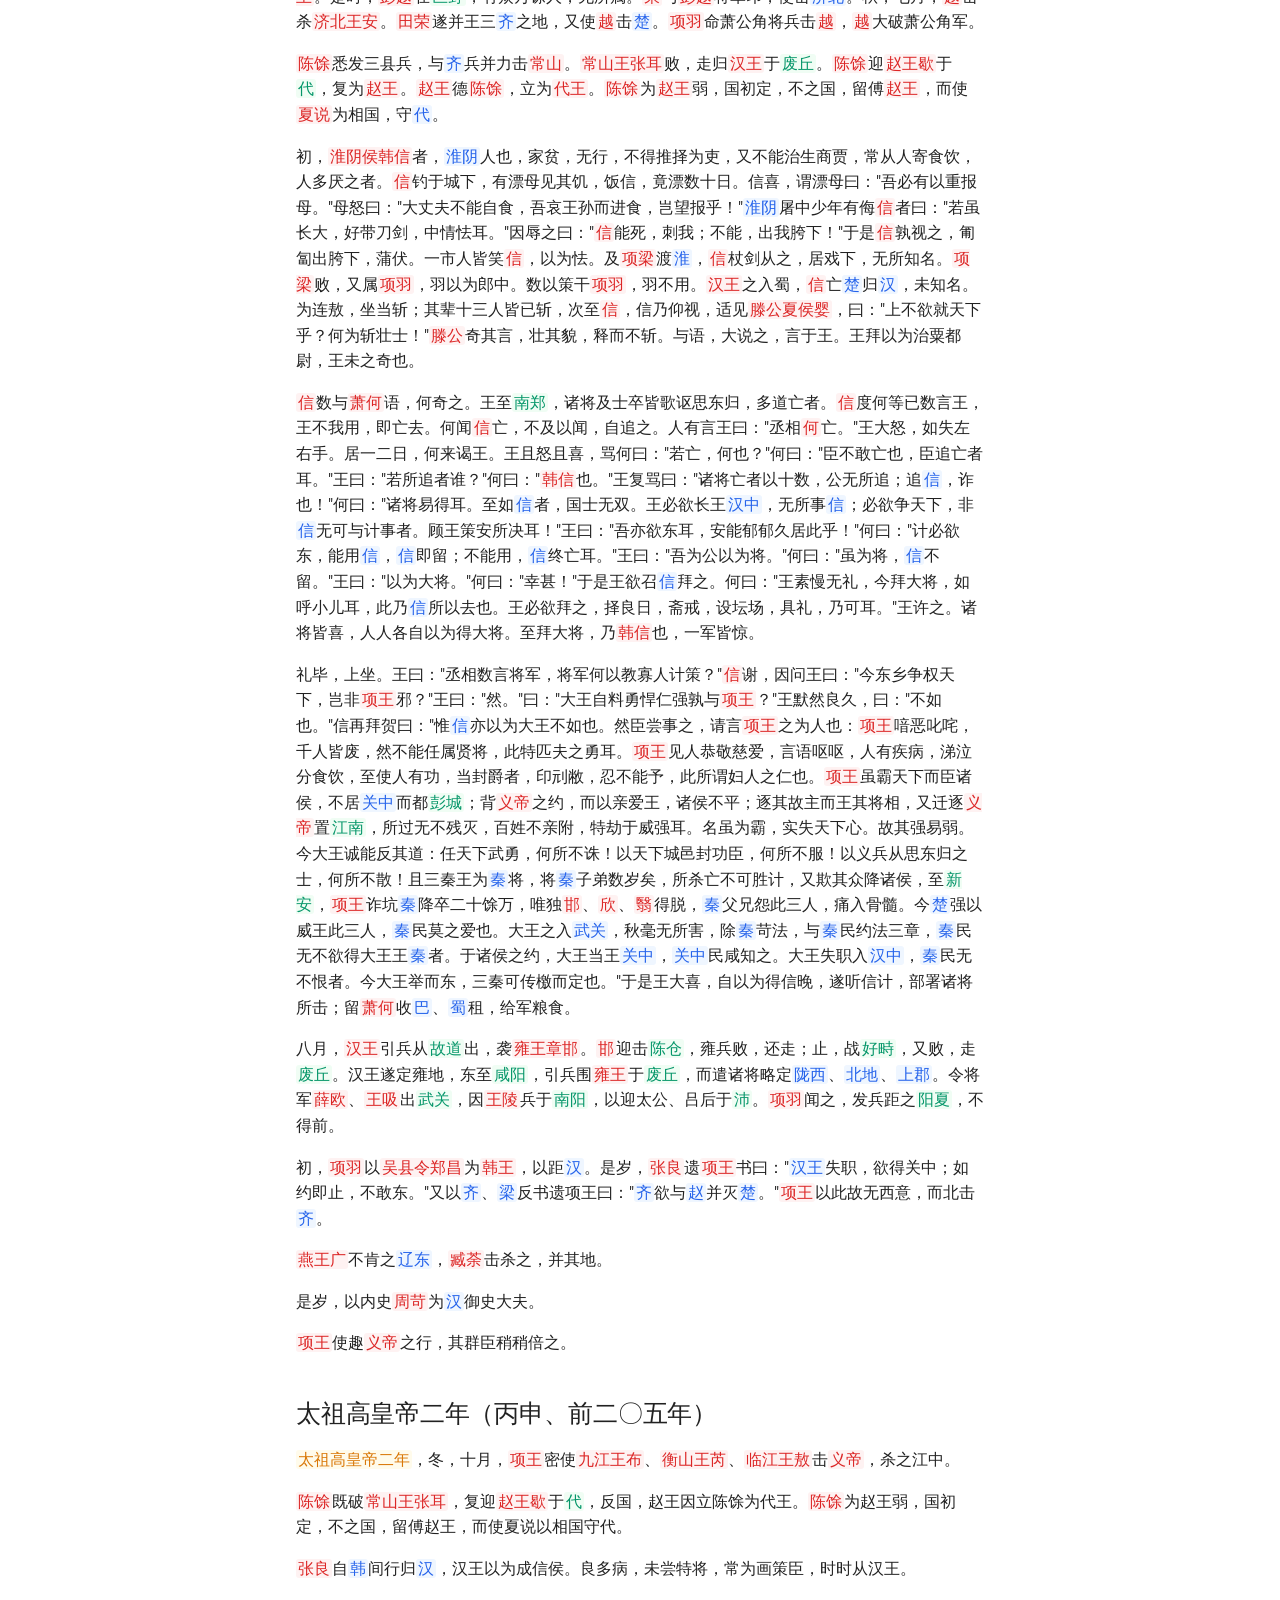
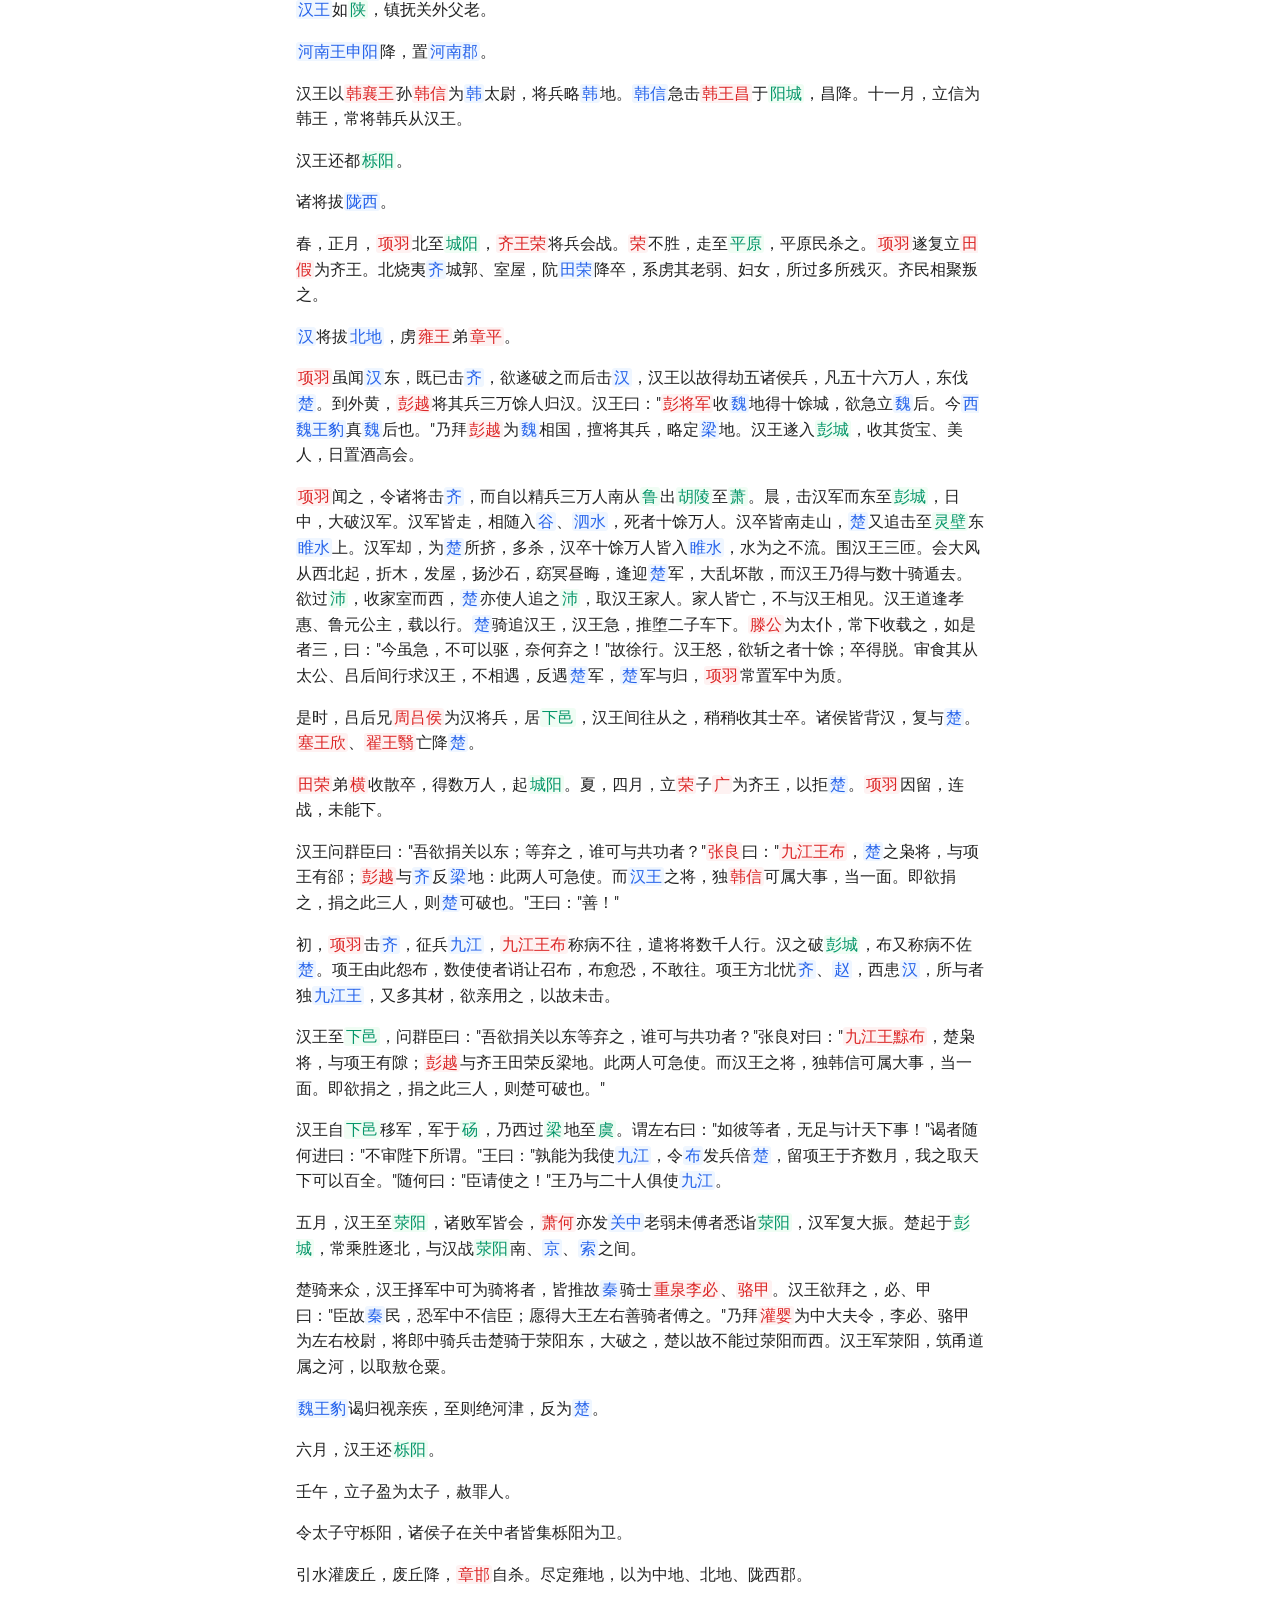
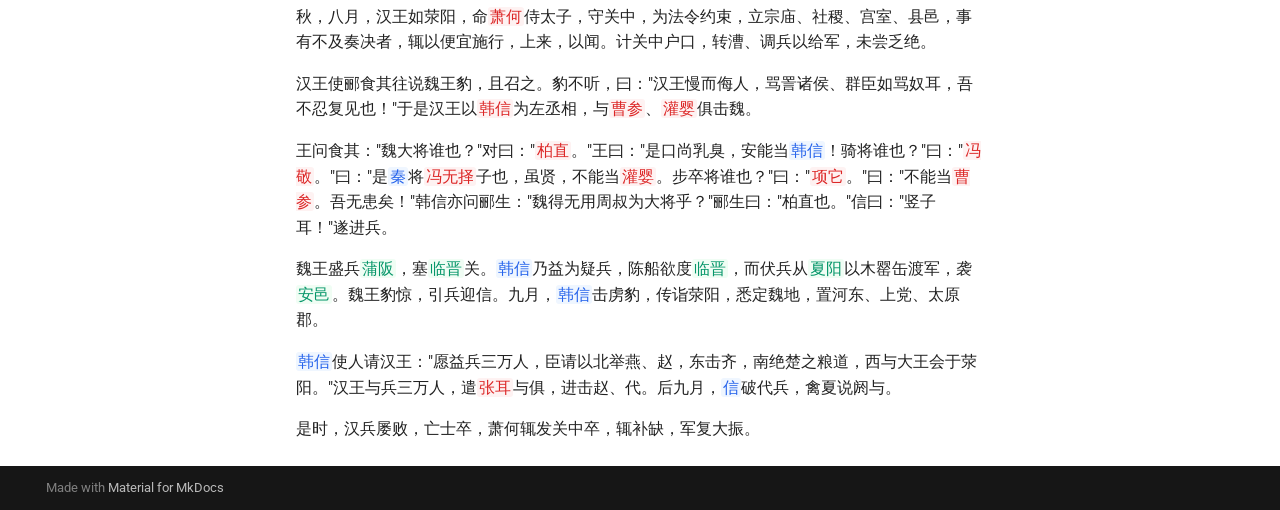
<file: chapters/han_ji_1_tagged/index.html>
<!doctype html>
<html lang="en" class="no-js">
  <head>
    
      <meta charset="utf-8">
      <meta name="viewport" content="width=device-width,initial-scale=1">
      
      
      
        <link rel="canonical" href="https://T0B1ER.github.io/zizhitongjian-fuke/chapters/han_ji_1_tagged/">
      
      
      
      
        
      
      
      <link rel="icon" href="../../assets/images/favicon.png">
      <meta name="generator" content="mkdocs-1.6.1, mkdocs-material-9.7.6">
    
    
      
        <title>汉纪一 起旃蒙协洽，尽柔兆涒滩，凡二年。 - 资治通鉴知识库</title>
      
    
    
      <link rel="stylesheet" href="../../assets/stylesheets/main.484c7ddc.min.css">
      
        
        <link rel="stylesheet" href="../../assets/stylesheets/palette.ab4e12ef.min.css">
      
      


    
    
      
    
    
      
        
        
        <link rel="preconnect" href="https://fonts.gstatic.com" crossorigin>
        <link rel="stylesheet" href="https://fonts.googleapis.com/css?family=Roboto:300,300i,400,400i,700,700i%7CRoboto+Mono:400,400i,700,700i&display=fallback">
        <style>:root{--md-text-font:"Roboto";--md-code-font:"Roboto Mono"}</style>
      
    
    
      <link rel="stylesheet" href="../../stylesheets/extra.css">
    
    <script>__md_scope=new URL("../..",location),__md_hash=e=>[...e].reduce(((e,_)=>(e<<5)-e+_.charCodeAt(0)),0),__md_get=(e,_=localStorage,t=__md_scope)=>JSON.parse(_.getItem(t.pathname+"."+e)),__md_set=(e,_,t=localStorage,a=__md_scope)=>{try{t.setItem(a.pathname+"."+e,JSON.stringify(_))}catch(e){}}</script>
    
      

    
    
  </head>
  
  
    
    
      
    
    
    
    
    <body dir="ltr" data-md-color-scheme="default" data-md-color-primary="indigo" data-md-color-accent="indigo">
  
    
    <input class="md-toggle" data-md-toggle="drawer" type="checkbox" id="__drawer" autocomplete="off">
    <input class="md-toggle" data-md-toggle="search" type="checkbox" id="__search" autocomplete="off">
    <label class="md-overlay" for="__drawer"></label>
    <div data-md-component="skip">
      
        
        <a href="#_1" class="md-skip">
          Skip to content
        </a>
      
    </div>
    <div data-md-component="announce">
      
    </div>
    
    
      

<header class="md-header" data-md-component="header">
  <nav class="md-header__inner md-grid" aria-label="Header">
    <a href="../.." title="资治通鉴知识库" class="md-header__button md-logo" aria-label="资治通鉴知识库" data-md-component="logo">
      
  
  <svg xmlns="http://www.w3.org/2000/svg" viewBox="0 0 24 24"><path d="M12 8a3 3 0 0 0 3-3 3 3 0 0 0-3-3 3 3 0 0 0-3 3 3 3 0 0 0 3 3m0 3.54C9.64 9.35 6.5 8 3 8v11c3.5 0 6.64 1.35 9 3.54 2.36-2.19 5.5-3.54 9-3.54V8c-3.5 0-6.64 1.35-9 3.54"/></svg>

    </a>
    <label class="md-header__button md-icon" for="__drawer">
      
      <svg xmlns="http://www.w3.org/2000/svg" viewBox="0 0 24 24"><path d="M3 6h18v2H3zm0 5h18v2H3zm0 5h18v2H3z"/></svg>
    </label>
    <div class="md-header__title" data-md-component="header-title">
      <div class="md-header__ellipsis">
        <div class="md-header__topic">
          <span class="md-ellipsis">
            资治通鉴知识库
          </span>
        </div>
        <div class="md-header__topic" data-md-component="header-topic">
          <span class="md-ellipsis">
            
              汉纪一 起旃蒙协洽，尽柔兆涒滩，凡二年。
            
          </span>
        </div>
      </div>
    </div>
    
      
        <form class="md-header__option" data-md-component="palette">
  
    
    
    
    <input class="md-option" data-md-color-media="" data-md-color-scheme="default" data-md-color-primary="indigo" data-md-color-accent="indigo"  aria-label="Switch to dark mode"  type="radio" name="__palette" id="__palette_0">
    
      <label class="md-header__button md-icon" title="Switch to dark mode" for="__palette_1" hidden>
        <svg xmlns="http://www.w3.org/2000/svg" viewBox="0 0 24 24"><path d="M12 8a4 4 0 0 0-4 4 4 4 0 0 0 4 4 4 4 0 0 0 4-4 4 4 0 0 0-4-4m0 10a6 6 0 0 1-6-6 6 6 0 0 1 6-6 6 6 0 0 1 6 6 6 6 0 0 1-6 6m8-9.31V4h-4.69L12 .69 8.69 4H4v4.69L.69 12 4 15.31V20h4.69L12 23.31 15.31 20H20v-4.69L23.31 12z"/></svg>
      </label>
    
  
    
    
    
    <input class="md-option" data-md-color-media="" data-md-color-scheme="slate" data-md-color-primary="indigo" data-md-color-accent="indigo"  aria-label="Switch to light mode"  type="radio" name="__palette" id="__palette_1">
    
      <label class="md-header__button md-icon" title="Switch to light mode" for="__palette_0" hidden>
        <svg xmlns="http://www.w3.org/2000/svg" viewBox="0 0 24 24"><path d="M12 18c-.89 0-1.74-.2-2.5-.55C11.56 16.5 13 14.42 13 12s-1.44-4.5-3.5-5.45C10.26 6.2 11.11 6 12 6a6 6 0 0 1 6 6 6 6 0 0 1-6 6m8-9.31V4h-4.69L12 .69 8.69 4H4v4.69L.69 12 4 15.31V20h4.69L12 23.31 15.31 20H20v-4.69L23.31 12z"/></svg>
      </label>
    
  
</form>
      
    
    
      <script>var palette=__md_get("__palette");if(palette&&palette.color){if("(prefers-color-scheme)"===palette.color.media){var media=matchMedia("(prefers-color-scheme: light)"),input=document.querySelector(media.matches?"[data-md-color-media='(prefers-color-scheme: light)']":"[data-md-color-media='(prefers-color-scheme: dark)']");palette.color.media=input.getAttribute("data-md-color-media"),palette.color.scheme=input.getAttribute("data-md-color-scheme"),palette.color.primary=input.getAttribute("data-md-color-primary"),palette.color.accent=input.getAttribute("data-md-color-accent")}for(var[key,value]of Object.entries(palette.color))document.body.setAttribute("data-md-color-"+key,value)}</script>
    
    
    
      
      
        <label class="md-header__button md-icon" for="__search">
          
          <svg xmlns="http://www.w3.org/2000/svg" viewBox="0 0 24 24"><path d="M9.5 3A6.5 6.5 0 0 1 16 9.5c0 1.61-.59 3.09-1.56 4.23l.27.27h.79l5 5-1.5 1.5-5-5v-.79l-.27-.27A6.52 6.52 0 0 1 9.5 16 6.5 6.5 0 0 1 3 9.5 6.5 6.5 0 0 1 9.5 3m0 2C7 5 5 7 5 9.5S7 14 9.5 14 14 12 14 9.5 12 5 9.5 5"/></svg>
        </label>
        <div class="md-search" data-md-component="search" role="dialog">
  <label class="md-search__overlay" for="__search"></label>
  <div class="md-search__inner" role="search">
    <form class="md-search__form" name="search">
      <input type="text" class="md-search__input" name="query" aria-label="Search" placeholder="Search" autocapitalize="off" autocorrect="off" autocomplete="off" spellcheck="false" data-md-component="search-query" required>
      <label class="md-search__icon md-icon" for="__search">
        
        <svg xmlns="http://www.w3.org/2000/svg" viewBox="0 0 24 24"><path d="M9.5 3A6.5 6.5 0 0 1 16 9.5c0 1.61-.59 3.09-1.56 4.23l.27.27h.79l5 5-1.5 1.5-5-5v-.79l-.27-.27A6.52 6.52 0 0 1 9.5 16 6.5 6.5 0 0 1 3 9.5 6.5 6.5 0 0 1 9.5 3m0 2C7 5 5 7 5 9.5S7 14 9.5 14 14 12 14 9.5 12 5 9.5 5"/></svg>
        
        <svg xmlns="http://www.w3.org/2000/svg" viewBox="0 0 24 24"><path d="M20 11v2H8l5.5 5.5-1.42 1.42L4.16 12l7.92-7.92L13.5 5.5 8 11z"/></svg>
      </label>
      <nav class="md-search__options" aria-label="Search">
        
        <button type="reset" class="md-search__icon md-icon" title="Clear" aria-label="Clear" tabindex="-1">
          
          <svg xmlns="http://www.w3.org/2000/svg" viewBox="0 0 24 24"><path d="M19 6.41 17.59 5 12 10.59 6.41 5 5 6.41 10.59 12 5 17.59 6.41 19 12 13.41 17.59 19 19 17.59 13.41 12z"/></svg>
        </button>
      </nav>
      
        <div class="md-search__suggest" data-md-component="search-suggest"></div>
      
    </form>
    <div class="md-search__output">
      <div class="md-search__scrollwrap" tabindex="0" data-md-scrollfix>
        <div class="md-search-result" data-md-component="search-result">
          <div class="md-search-result__meta">
            Initializing search
          </div>
          <ol class="md-search-result__list" role="presentation"></ol>
        </div>
      </div>
    </div>
  </div>
</div>
      
    
    
  </nav>
  
</header>
    
    <div class="md-container" data-md-component="container">
      
      
        
          
            
<nav class="md-tabs" aria-label="Tabs" data-md-component="tabs">
  <div class="md-grid">
    <ul class="md-tabs__list">
      
        
  
  
  
  
    <li class="md-tabs__item">
      <a href="../.." class="md-tabs__link">
        
  
  
    
  
  首页

      </a>
    </li>
  

      
        
  
  
  
  
    
    
      <li class="md-tabs__item">
        <a href="../周纪_1_tagged.md" class="md-tabs__link">
          
  
  
  周纪

        </a>
      </li>
    
  

      
        
  
  
  
  
    
    
      <li class="md-tabs__item">
        <a href="../秦纪_1_tagged.md" class="md-tabs__link">
          
  
  
  秦纪

        </a>
      </li>
    
  

      
        
  
  
  
  
    
    
      <li class="md-tabs__item">
        <a href="../汉纪_1_tagged.md" class="md-tabs__link">
          
  
  
  汉纪

        </a>
      </li>
    
  

      
        
  
  
  
  
    
    
      <li class="md-tabs__item">
        <a href="../魏纪_1_tagged.md" class="md-tabs__link">
          
  
  
  魏纪

        </a>
      </li>
    
  

      
        
  
  
  
  
    
    
      <li class="md-tabs__item">
        <a href="../晋纪_1_tagged.md" class="md-tabs__link">
          
  
  
  晋纪

        </a>
      </li>
    
  

      
        
  
  
  
  
    
    
      <li class="md-tabs__item">
        <a href="../宋纪_1_tagged.md" class="md-tabs__link">
          
  
  
  宋纪

        </a>
      </li>
    
  

      
        
  
  
  
  
    
    
      <li class="md-tabs__item">
        <a href="../齐纪_1_tagged.md" class="md-tabs__link">
          
  
  
  齐纪

        </a>
      </li>
    
  

      
    </ul>
  </div>
</nav>
          
        
      
      <main class="md-main" data-md-component="main">
        <div class="md-main__inner md-grid">
          
            
              
              <div class="md-sidebar md-sidebar--primary" data-md-component="sidebar" data-md-type="navigation" >
                <div class="md-sidebar__scrollwrap">
                  <div class="md-sidebar__inner">
                    


  


<nav class="md-nav md-nav--primary md-nav--lifted" aria-label="Navigation" data-md-level="0">
  <label class="md-nav__title" for="__drawer">
    <a href="../.." title="资治通鉴知识库" class="md-nav__button md-logo" aria-label="资治通鉴知识库" data-md-component="logo">
      
  
  <svg xmlns="http://www.w3.org/2000/svg" viewBox="0 0 24 24"><path d="M12 8a3 3 0 0 0 3-3 3 3 0 0 0-3-3 3 3 0 0 0-3 3 3 3 0 0 0 3 3m0 3.54C9.64 9.35 6.5 8 3 8v11c3.5 0 6.64 1.35 9 3.54 2.36-2.19 5.5-3.54 9-3.54V8c-3.5 0-6.64 1.35-9 3.54"/></svg>

    </a>
    资治通鉴知识库
  </label>
  
  <ul class="md-nav__list" data-md-scrollfix>
    
      
      
  
  
  
  
    <li class="md-nav__item">
      <a href="../.." class="md-nav__link">
        
  
  
  <span class="md-ellipsis">
    
  
    首页
  

    
  </span>
  
  

      </a>
    </li>
  

    
      
      
  
  
  
  
    
    
    
    
      
      
        
      
    
    
    <li class="md-nav__item md-nav__item--nested">
      
        
        
          
        
        <input class="md-nav__toggle md-toggle md-toggle--indeterminate" type="checkbox" id="__nav_2" >
        
          
          <label class="md-nav__link" for="__nav_2" id="__nav_2_label" tabindex="0">
            
  
  
  <span class="md-ellipsis">
    
  
    周纪
  

    
  </span>
  
  

            <span class="md-nav__icon md-icon"></span>
          </label>
        
        <nav class="md-nav" data-md-level="1" aria-labelledby="__nav_2_label" aria-expanded="false">
          <label class="md-nav__title" for="__nav_2">
            <span class="md-nav__icon md-icon"></span>
            
  
    周纪
  

          </label>
          <ul class="md-nav__list" data-md-scrollfix>
            
              
                
  
  
  
  
    <li class="md-nav__item">
      <a href="../周纪_1_tagged.md" class="md-nav__link">
        
  
  
  <span class="md-ellipsis">
    
  
    周纪1
  

    
  </span>
  
  

      </a>
    </li>
  

              
            
              
                
  
  
  
  
    <li class="md-nav__item">
      <a href="../周纪_2_tagged.md" class="md-nav__link">
        
  
  
  <span class="md-ellipsis">
    
  
    周纪2
  

    
  </span>
  
  

      </a>
    </li>
  

              
            
              
                
  
  
  
  
    <li class="md-nav__item">
      <a href="../周纪_3_tagged.md" class="md-nav__link">
        
  
  
  <span class="md-ellipsis">
    
  
    周纪3
  

    
  </span>
  
  

      </a>
    </li>
  

              
            
              
                
  
  
  
  
    <li class="md-nav__item">
      <a href="../周纪_4_tagged.md" class="md-nav__link">
        
  
  
  <span class="md-ellipsis">
    
  
    周纪4
  

    
  </span>
  
  

      </a>
    </li>
  

              
            
              
                
  
  
  
  
    <li class="md-nav__item">
      <a href="../周纪_5_tagged.md" class="md-nav__link">
        
  
  
  <span class="md-ellipsis">
    
  
    周纪5
  

    
  </span>
  
  

      </a>
    </li>
  

              
            
          </ul>
        </nav>
      
    </li>
  

    
      
      
  
  
  
  
    
    
    
    
      
      
        
      
    
    
    <li class="md-nav__item md-nav__item--nested">
      
        
        
          
        
        <input class="md-nav__toggle md-toggle md-toggle--indeterminate" type="checkbox" id="__nav_3" >
        
          
          <label class="md-nav__link" for="__nav_3" id="__nav_3_label" tabindex="0">
            
  
  
  <span class="md-ellipsis">
    
  
    秦纪
  

    
  </span>
  
  

            <span class="md-nav__icon md-icon"></span>
          </label>
        
        <nav class="md-nav" data-md-level="1" aria-labelledby="__nav_3_label" aria-expanded="false">
          <label class="md-nav__title" for="__nav_3">
            <span class="md-nav__icon md-icon"></span>
            
  
    秦纪
  

          </label>
          <ul class="md-nav__list" data-md-scrollfix>
            
              
                
  
  
  
  
    <li class="md-nav__item">
      <a href="../秦纪_1_tagged.md" class="md-nav__link">
        
  
  
  <span class="md-ellipsis">
    
  
    秦纪1
  

    
  </span>
  
  

      </a>
    </li>
  

              
            
              
                
  
  
  
  
    <li class="md-nav__item">
      <a href="../秦纪_2_tagged.md" class="md-nav__link">
        
  
  
  <span class="md-ellipsis">
    
  
    秦纪2
  

    
  </span>
  
  

      </a>
    </li>
  

              
            
              
                
  
  
  
  
    <li class="md-nav__item">
      <a href="../秦纪_3_tagged.md" class="md-nav__link">
        
  
  
  <span class="md-ellipsis">
    
  
    秦纪3
  

    
  </span>
  
  

      </a>
    </li>
  

              
            
              
                
  
  
  
  
    <li class="md-nav__item">
      <a href="../秦纪_4_tagged.md" class="md-nav__link">
        
  
  
  <span class="md-ellipsis">
    
  
    秦纪4
  

    
  </span>
  
  

      </a>
    </li>
  

              
            
              
                
  
  
  
  
    <li class="md-nav__item">
      <a href="../秦纪_5_tagged.md" class="md-nav__link">
        
  
  
  <span class="md-ellipsis">
    
  
    秦纪5
  

    
  </span>
  
  

      </a>
    </li>
  

              
            
              
                
  
  
  
  
    <li class="md-nav__item">
      <a href="../秦纪_6_tagged.md" class="md-nav__link">
        
  
  
  <span class="md-ellipsis">
    
  
    秦纪6
  

    
  </span>
  
  

      </a>
    </li>
  

              
            
          </ul>
        </nav>
      
    </li>
  

    
      
      
  
  
  
  
    
    
    
    
      
      
        
      
    
    
    <li class="md-nav__item md-nav__item--nested">
      
        
        
          
        
        <input class="md-nav__toggle md-toggle md-toggle--indeterminate" type="checkbox" id="__nav_4" >
        
          
          <label class="md-nav__link" for="__nav_4" id="__nav_4_label" tabindex="0">
            
  
  
  <span class="md-ellipsis">
    
  
    汉纪
  

    
  </span>
  
  

            <span class="md-nav__icon md-icon"></span>
          </label>
        
        <nav class="md-nav" data-md-level="1" aria-labelledby="__nav_4_label" aria-expanded="false">
          <label class="md-nav__title" for="__nav_4">
            <span class="md-nav__icon md-icon"></span>
            
  
    汉纪
  

          </label>
          <ul class="md-nav__list" data-md-scrollfix>
            
              
                
  
  
  
  
    <li class="md-nav__item">
      <a href="../汉纪_1_tagged.md" class="md-nav__link">
        
  
  
  <span class="md-ellipsis">
    
  
    汉纪1
  

    
  </span>
  
  

      </a>
    </li>
  

              
            
              
                
  
  
  
  
    <li class="md-nav__item">
      <a href="../汉纪_2_tagged.md" class="md-nav__link">
        
  
  
  <span class="md-ellipsis">
    
  
    汉纪2
  

    
  </span>
  
  

      </a>
    </li>
  

              
            
              
                
  
  
  
  
    <li class="md-nav__item">
      <a href="../汉纪_3_tagged.md" class="md-nav__link">
        
  
  
  <span class="md-ellipsis">
    
  
    汉纪3
  

    
  </span>
  
  

      </a>
    </li>
  

              
            
              
                
  
  
  
  
    <li class="md-nav__item">
      <a href="../汉纪_4_tagged.md" class="md-nav__link">
        
  
  
  <span class="md-ellipsis">
    
  
    汉纪4
  

    
  </span>
  
  

      </a>
    </li>
  

              
            
              
                
  
  
  
  
    <li class="md-nav__item">
      <a href="../汉纪_5_tagged.md" class="md-nav__link">
        
  
  
  <span class="md-ellipsis">
    
  
    汉纪5
  

    
  </span>
  
  

      </a>
    </li>
  

              
            
              
                
  
  
  
  
    <li class="md-nav__item">
      <a href="../汉纪_6_tagged.md" class="md-nav__link">
        
  
  
  <span class="md-ellipsis">
    
  
    汉纪6
  

    
  </span>
  
  

      </a>
    </li>
  

              
            
              
                
  
  
  
  
    <li class="md-nav__item">
      <a href="../汉纪_7_tagged.md" class="md-nav__link">
        
  
  
  <span class="md-ellipsis">
    
  
    汉纪7
  

    
  </span>
  
  

      </a>
    </li>
  

              
            
              
                
  
  
  
  
    <li class="md-nav__item">
      <a href="../汉纪_8_tagged.md" class="md-nav__link">
        
  
  
  <span class="md-ellipsis">
    
  
    汉纪8
  

    
  </span>
  
  

      </a>
    </li>
  

              
            
              
                
  
  
  
  
    <li class="md-nav__item">
      <a href="../汉纪_9_tagged.md" class="md-nav__link">
        
  
  
  <span class="md-ellipsis">
    
  
    汉纪9
  

    
  </span>
  
  

      </a>
    </li>
  

              
            
              
                
  
  
  
  
    <li class="md-nav__item">
      <a href="../汉纪_10_tagged.md" class="md-nav__link">
        
  
  
  <span class="md-ellipsis">
    
  
    汉纪10
  

    
  </span>
  
  

      </a>
    </li>
  

              
            
              
                
  
  
  
  
    <li class="md-nav__item">
      <a href="../汉纪_11_tagged.md" class="md-nav__link">
        
  
  
  <span class="md-ellipsis">
    
  
    汉纪11
  

    
  </span>
  
  

      </a>
    </li>
  

              
            
              
                
  
  
  
  
    <li class="md-nav__item">
      <a href="../汉纪_12_tagged.md" class="md-nav__link">
        
  
  
  <span class="md-ellipsis">
    
  
    汉纪12
  

    
  </span>
  
  

      </a>
    </li>
  

              
            
              
                
  
  
  
  
    <li class="md-nav__item">
      <a href="../汉纪_13_tagged.md" class="md-nav__link">
        
  
  
  <span class="md-ellipsis">
    
  
    汉纪13
  

    
  </span>
  
  

      </a>
    </li>
  

              
            
              
                
  
  
  
  
    <li class="md-nav__item">
      <a href="../汉纪_14_tagged.md" class="md-nav__link">
        
  
  
  <span class="md-ellipsis">
    
  
    汉纪14
  

    
  </span>
  
  

      </a>
    </li>
  

              
            
              
                
  
  
  
  
    <li class="md-nav__item">
      <a href="../汉纪_15_tagged.md" class="md-nav__link">
        
  
  
  <span class="md-ellipsis">
    
  
    汉纪15
  

    
  </span>
  
  

      </a>
    </li>
  

              
            
              
                
  
  
  
  
    <li class="md-nav__item">
      <a href="../汉纪_16_tagged.md" class="md-nav__link">
        
  
  
  <span class="md-ellipsis">
    
  
    汉纪16
  

    
  </span>
  
  

      </a>
    </li>
  

              
            
              
                
  
  
  
  
    <li class="md-nav__item">
      <a href="../汉纪_17_tagged.md" class="md-nav__link">
        
  
  
  <span class="md-ellipsis">
    
  
    汉纪17
  

    
  </span>
  
  

      </a>
    </li>
  

              
            
              
                
  
  
  
  
    <li class="md-nav__item">
      <a href="../汉纪_18_tagged.md" class="md-nav__link">
        
  
  
  <span class="md-ellipsis">
    
  
    汉纪18
  

    
  </span>
  
  

      </a>
    </li>
  

              
            
              
                
  
  
  
  
    <li class="md-nav__item">
      <a href="../汉纪_19_tagged.md" class="md-nav__link">
        
  
  
  <span class="md-ellipsis">
    
  
    汉纪19
  

    
  </span>
  
  

      </a>
    </li>
  

              
            
              
                
  
  
  
  
    <li class="md-nav__item">
      <a href="../汉纪_20_tagged.md" class="md-nav__link">
        
  
  
  <span class="md-ellipsis">
    
  
    汉纪20
  

    
  </span>
  
  

      </a>
    </li>
  

              
            
              
                
  
  
  
  
    <li class="md-nav__item">
      <a href="../汉纪_21_tagged.md" class="md-nav__link">
        
  
  
  <span class="md-ellipsis">
    
  
    汉纪21
  

    
  </span>
  
  

      </a>
    </li>
  

              
            
              
                
  
  
  
  
    <li class="md-nav__item">
      <a href="../汉纪_22_tagged.md" class="md-nav__link">
        
  
  
  <span class="md-ellipsis">
    
  
    汉纪22
  

    
  </span>
  
  

      </a>
    </li>
  

              
            
              
                
  
  
  
  
    <li class="md-nav__item">
      <a href="../汉纪_23_tagged.md" class="md-nav__link">
        
  
  
  <span class="md-ellipsis">
    
  
    汉纪23
  

    
  </span>
  
  

      </a>
    </li>
  

              
            
              
                
  
  
  
  
    <li class="md-nav__item">
      <a href="../汉纪_24_tagged.md" class="md-nav__link">
        
  
  
  <span class="md-ellipsis">
    
  
    汉纪24
  

    
  </span>
  
  

      </a>
    </li>
  

              
            
              
                
  
  
  
  
    <li class="md-nav__item">
      <a href="../汉纪_25_tagged.md" class="md-nav__link">
        
  
  
  <span class="md-ellipsis">
    
  
    汉纪25
  

    
  </span>
  
  

      </a>
    </li>
  

              
            
              
                
  
  
  
  
    <li class="md-nav__item">
      <a href="../汉纪_26_tagged.md" class="md-nav__link">
        
  
  
  <span class="md-ellipsis">
    
  
    汉纪26
  

    
  </span>
  
  

      </a>
    </li>
  

              
            
              
                
  
  
  
  
    <li class="md-nav__item">
      <a href="../汉纪_27_tagged.md" class="md-nav__link">
        
  
  
  <span class="md-ellipsis">
    
  
    汉纪27
  

    
  </span>
  
  

      </a>
    </li>
  

              
            
              
                
  
  
  
  
    <li class="md-nav__item">
      <a href="../汉纪_28_tagged.md" class="md-nav__link">
        
  
  
  <span class="md-ellipsis">
    
  
    汉纪28
  

    
  </span>
  
  

      </a>
    </li>
  

              
            
              
                
  
  
  
  
    <li class="md-nav__item">
      <a href="../汉纪_29_tagged.md" class="md-nav__link">
        
  
  
  <span class="md-ellipsis">
    
  
    汉纪29
  

    
  </span>
  
  

      </a>
    </li>
  

              
            
              
                
  
  
  
  
    <li class="md-nav__item">
      <a href="../汉纪_30_tagged.md" class="md-nav__link">
        
  
  
  <span class="md-ellipsis">
    
  
    汉纪30
  

    
  </span>
  
  

      </a>
    </li>
  

              
            
              
                
  
  
  
  
    <li class="md-nav__item">
      <a href="../汉纪_31_tagged.md" class="md-nav__link">
        
  
  
  <span class="md-ellipsis">
    
  
    汉纪31
  

    
  </span>
  
  

      </a>
    </li>
  

              
            
              
                
  
  
  
  
    <li class="md-nav__item">
      <a href="../汉纪_32_tagged.md" class="md-nav__link">
        
  
  
  <span class="md-ellipsis">
    
  
    汉纪32
  

    
  </span>
  
  

      </a>
    </li>
  

              
            
              
                
  
  
  
  
    <li class="md-nav__item">
      <a href="../汉纪_33_tagged.md" class="md-nav__link">
        
  
  
  <span class="md-ellipsis">
    
  
    汉纪33
  

    
  </span>
  
  

      </a>
    </li>
  

              
            
              
                
  
  
  
  
    <li class="md-nav__item">
      <a href="../汉纪_34_tagged.md" class="md-nav__link">
        
  
  
  <span class="md-ellipsis">
    
  
    汉纪34
  

    
  </span>
  
  

      </a>
    </li>
  

              
            
              
                
  
  
  
  
    <li class="md-nav__item">
      <a href="../汉纪_35_tagged.md" class="md-nav__link">
        
  
  
  <span class="md-ellipsis">
    
  
    汉纪35
  

    
  </span>
  
  

      </a>
    </li>
  

              
            
              
                
  
  
  
  
    <li class="md-nav__item">
      <a href="../汉纪_36_tagged.md" class="md-nav__link">
        
  
  
  <span class="md-ellipsis">
    
  
    汉纪36
  

    
  </span>
  
  

      </a>
    </li>
  

              
            
              
                
  
  
  
  
    <li class="md-nav__item">
      <a href="../汉纪_37_tagged.md" class="md-nav__link">
        
  
  
  <span class="md-ellipsis">
    
  
    汉纪37
  

    
  </span>
  
  

      </a>
    </li>
  

              
            
              
                
  
  
  
  
    <li class="md-nav__item">
      <a href="../汉纪_38_tagged.md" class="md-nav__link">
        
  
  
  <span class="md-ellipsis">
    
  
    汉纪38
  

    
  </span>
  
  

      </a>
    </li>
  

              
            
              
                
  
  
  
  
    <li class="md-nav__item">
      <a href="../汉纪_39_tagged.md" class="md-nav__link">
        
  
  
  <span class="md-ellipsis">
    
  
    汉纪39
  

    
  </span>
  
  

      </a>
    </li>
  

              
            
          </ul>
        </nav>
      
    </li>
  

    
      
      
  
  
  
  
    
    
    
    
      
      
        
      
    
    
    <li class="md-nav__item md-nav__item--nested">
      
        
        
          
        
        <input class="md-nav__toggle md-toggle md-toggle--indeterminate" type="checkbox" id="__nav_5" >
        
          
          <label class="md-nav__link" for="__nav_5" id="__nav_5_label" tabindex="0">
            
  
  
  <span class="md-ellipsis">
    
  
    魏纪
  

    
  </span>
  
  

            <span class="md-nav__icon md-icon"></span>
          </label>
        
        <nav class="md-nav" data-md-level="1" aria-labelledby="__nav_5_label" aria-expanded="false">
          <label class="md-nav__title" for="__nav_5">
            <span class="md-nav__icon md-icon"></span>
            
  
    魏纪
  

          </label>
          <ul class="md-nav__list" data-md-scrollfix>
            
              
                
  
  
  
  
    <li class="md-nav__item">
      <a href="../魏纪_1_tagged.md" class="md-nav__link">
        
  
  
  <span class="md-ellipsis">
    
  
    魏纪1
  

    
  </span>
  
  

      </a>
    </li>
  

              
            
              
                
  
  
  
  
    <li class="md-nav__item">
      <a href="../魏纪_2_tagged.md" class="md-nav__link">
        
  
  
  <span class="md-ellipsis">
    
  
    魏纪2
  

    
  </span>
  
  

      </a>
    </li>
  

              
            
              
                
  
  
  
  
    <li class="md-nav__item">
      <a href="../魏纪_3_tagged.md" class="md-nav__link">
        
  
  
  <span class="md-ellipsis">
    
  
    魏纪3
  

    
  </span>
  
  

      </a>
    </li>
  

              
            
              
                
  
  
  
  
    <li class="md-nav__item">
      <a href="../魏纪_4_tagged.md" class="md-nav__link">
        
  
  
  <span class="md-ellipsis">
    
  
    魏纪4
  

    
  </span>
  
  

      </a>
    </li>
  

              
            
              
                
  
  
  
  
    <li class="md-nav__item">
      <a href="../魏纪_5_tagged.md" class="md-nav__link">
        
  
  
  <span class="md-ellipsis">
    
  
    魏纪5
  

    
  </span>
  
  

      </a>
    </li>
  

              
            
              
                
  
  
  
  
    <li class="md-nav__item">
      <a href="../魏纪_6_tagged.md" class="md-nav__link">
        
  
  
  <span class="md-ellipsis">
    
  
    魏纪6
  

    
  </span>
  
  

      </a>
    </li>
  

              
            
              
                
  
  
  
  
    <li class="md-nav__item">
      <a href="../魏纪_7_tagged.md" class="md-nav__link">
        
  
  
  <span class="md-ellipsis">
    
  
    魏纪7
  

    
  </span>
  
  

      </a>
    </li>
  

              
            
              
                
  
  
  
  
    <li class="md-nav__item">
      <a href="../魏纪_8_tagged.md" class="md-nav__link">
        
  
  
  <span class="md-ellipsis">
    
  
    魏纪8
  

    
  </span>
  
  

      </a>
    </li>
  

              
            
              
                
  
  
  
  
    <li class="md-nav__item">
      <a href="../魏纪_9_tagged.md" class="md-nav__link">
        
  
  
  <span class="md-ellipsis">
    
  
    魏纪9
  

    
  </span>
  
  

      </a>
    </li>
  

              
            
              
                
  
  
  
  
    <li class="md-nav__item">
      <a href="../魏纪_10_tagged.md" class="md-nav__link">
        
  
  
  <span class="md-ellipsis">
    
  
    魏纪10
  

    
  </span>
  
  

      </a>
    </li>
  

              
            
          </ul>
        </nav>
      
    </li>
  

    
      
      
  
  
  
  
    
    
    
    
      
      
        
      
    
    
    <li class="md-nav__item md-nav__item--nested">
      
        
        
          
        
        <input class="md-nav__toggle md-toggle md-toggle--indeterminate" type="checkbox" id="__nav_6" >
        
          
          <label class="md-nav__link" for="__nav_6" id="__nav_6_label" tabindex="0">
            
  
  
  <span class="md-ellipsis">
    
  
    晋纪
  

    
  </span>
  
  

            <span class="md-nav__icon md-icon"></span>
          </label>
        
        <nav class="md-nav" data-md-level="1" aria-labelledby="__nav_6_label" aria-expanded="false">
          <label class="md-nav__title" for="__nav_6">
            <span class="md-nav__icon md-icon"></span>
            
  
    晋纪
  

          </label>
          <ul class="md-nav__list" data-md-scrollfix>
            
              
                
  
  
  
  
    <li class="md-nav__item">
      <a href="../晋纪_1_tagged.md" class="md-nav__link">
        
  
  
  <span class="md-ellipsis">
    
  
    晋纪1
  

    
  </span>
  
  

      </a>
    </li>
  

              
            
              
                
  
  
  
  
    <li class="md-nav__item">
      <a href="../晋纪_2_tagged.md" class="md-nav__link">
        
  
  
  <span class="md-ellipsis">
    
  
    晋纪2
  

    
  </span>
  
  

      </a>
    </li>
  

              
            
              
                
  
  
  
  
    <li class="md-nav__item">
      <a href="../晋纪_3_tagged.md" class="md-nav__link">
        
  
  
  <span class="md-ellipsis">
    
  
    晋纪3
  

    
  </span>
  
  

      </a>
    </li>
  

              
            
              
                
  
  
  
  
    <li class="md-nav__item">
      <a href="../晋纪_4_tagged.md" class="md-nav__link">
        
  
  
  <span class="md-ellipsis">
    
  
    晋纪4
  

    
  </span>
  
  

      </a>
    </li>
  

              
            
              
                
  
  
  
  
    <li class="md-nav__item">
      <a href="../晋纪_5_tagged.md" class="md-nav__link">
        
  
  
  <span class="md-ellipsis">
    
  
    晋纪5
  

    
  </span>
  
  

      </a>
    </li>
  

              
            
              
                
  
  
  
  
    <li class="md-nav__item">
      <a href="../晋纪_6_tagged.md" class="md-nav__link">
        
  
  
  <span class="md-ellipsis">
    
  
    晋纪6
  

    
  </span>
  
  

      </a>
    </li>
  

              
            
              
                
  
  
  
  
    <li class="md-nav__item">
      <a href="../晋纪_7_tagged.md" class="md-nav__link">
        
  
  
  <span class="md-ellipsis">
    
  
    晋纪7
  

    
  </span>
  
  

      </a>
    </li>
  

              
            
              
                
  
  
  
  
    <li class="md-nav__item">
      <a href="../晋纪_8_tagged.md" class="md-nav__link">
        
  
  
  <span class="md-ellipsis">
    
  
    晋纪8
  

    
  </span>
  
  

      </a>
    </li>
  

              
            
              
                
  
  
  
  
    <li class="md-nav__item">
      <a href="../晋纪_9_tagged.md" class="md-nav__link">
        
  
  
  <span class="md-ellipsis">
    
  
    晋纪9
  

    
  </span>
  
  

      </a>
    </li>
  

              
            
              
                
  
  
  
  
    <li class="md-nav__item">
      <a href="../晋纪_10_tagged.md" class="md-nav__link">
        
  
  
  <span class="md-ellipsis">
    
  
    晋纪10
  

    
  </span>
  
  

      </a>
    </li>
  

              
            
              
                
  
  
  
  
    <li class="md-nav__item">
      <a href="../晋纪_11_tagged.md" class="md-nav__link">
        
  
  
  <span class="md-ellipsis">
    
  
    晋纪11
  

    
  </span>
  
  

      </a>
    </li>
  

              
            
              
                
  
  
  
  
    <li class="md-nav__item">
      <a href="../晋纪_12_tagged.md" class="md-nav__link">
        
  
  
  <span class="md-ellipsis">
    
  
    晋纪12
  

    
  </span>
  
  

      </a>
    </li>
  

              
            
              
                
  
  
  
  
    <li class="md-nav__item">
      <a href="../晋纪_13_tagged.md" class="md-nav__link">
        
  
  
  <span class="md-ellipsis">
    
  
    晋纪13
  

    
  </span>
  
  

      </a>
    </li>
  

              
            
              
                
  
  
  
  
    <li class="md-nav__item">
      <a href="../晋纪_14_tagged.md" class="md-nav__link">
        
  
  
  <span class="md-ellipsis">
    
  
    晋纪14
  

    
  </span>
  
  

      </a>
    </li>
  

              
            
              
                
  
  
  
  
    <li class="md-nav__item">
      <a href="../晋纪_15_tagged.md" class="md-nav__link">
        
  
  
  <span class="md-ellipsis">
    
  
    晋纪15
  

    
  </span>
  
  

      </a>
    </li>
  

              
            
              
                
  
  
  
  
    <li class="md-nav__item">
      <a href="../晋纪_16_tagged.md" class="md-nav__link">
        
  
  
  <span class="md-ellipsis">
    
  
    晋纪16
  

    
  </span>
  
  

      </a>
    </li>
  

              
            
              
                
  
  
  
  
    <li class="md-nav__item">
      <a href="../晋纪_17_tagged.md" class="md-nav__link">
        
  
  
  <span class="md-ellipsis">
    
  
    晋纪17
  

    
  </span>
  
  

      </a>
    </li>
  

              
            
              
                
  
  
  
  
    <li class="md-nav__item">
      <a href="../晋纪_18_tagged.md" class="md-nav__link">
        
  
  
  <span class="md-ellipsis">
    
  
    晋纪18
  

    
  </span>
  
  

      </a>
    </li>
  

              
            
              
                
  
  
  
  
    <li class="md-nav__item">
      <a href="../晋纪_19_tagged.md" class="md-nav__link">
        
  
  
  <span class="md-ellipsis">
    
  
    晋纪19
  

    
  </span>
  
  

      </a>
    </li>
  

              
            
              
                
  
  
  
  
    <li class="md-nav__item">
      <a href="../晋纪_20_tagged.md" class="md-nav__link">
        
  
  
  <span class="md-ellipsis">
    
  
    晋纪20
  

    
  </span>
  
  

      </a>
    </li>
  

              
            
          </ul>
        </nav>
      
    </li>
  

    
      
      
  
  
  
  
    
    
    
    
      
      
        
      
    
    
    <li class="md-nav__item md-nav__item--nested">
      
        
        
          
        
        <input class="md-nav__toggle md-toggle md-toggle--indeterminate" type="checkbox" id="__nav_7" >
        
          
          <label class="md-nav__link" for="__nav_7" id="__nav_7_label" tabindex="0">
            
  
  
  <span class="md-ellipsis">
    
  
    宋纪
  

    
  </span>
  
  

            <span class="md-nav__icon md-icon"></span>
          </label>
        
        <nav class="md-nav" data-md-level="1" aria-labelledby="__nav_7_label" aria-expanded="false">
          <label class="md-nav__title" for="__nav_7">
            <span class="md-nav__icon md-icon"></span>
            
  
    宋纪
  

          </label>
          <ul class="md-nav__list" data-md-scrollfix>
            
              
                
  
  
  
  
    <li class="md-nav__item">
      <a href="../宋纪_1_tagged.md" class="md-nav__link">
        
  
  
  <span class="md-ellipsis">
    
  
    宋纪1
  

    
  </span>
  
  

      </a>
    </li>
  

              
            
              
                
  
  
  
  
    <li class="md-nav__item">
      <a href="../宋纪_2_tagged.md" class="md-nav__link">
        
  
  
  <span class="md-ellipsis">
    
  
    宋纪2
  

    
  </span>
  
  

      </a>
    </li>
  

              
            
              
                
  
  
  
  
    <li class="md-nav__item">
      <a href="../宋纪_3_tagged.md" class="md-nav__link">
        
  
  
  <span class="md-ellipsis">
    
  
    宋纪3
  

    
  </span>
  
  

      </a>
    </li>
  

              
            
              
                
  
  
  
  
    <li class="md-nav__item">
      <a href="../宋纪_4_tagged.md" class="md-nav__link">
        
  
  
  <span class="md-ellipsis">
    
  
    宋纪4
  

    
  </span>
  
  

      </a>
    </li>
  

              
            
              
                
  
  
  
  
    <li class="md-nav__item">
      <a href="../宋纪_5_tagged.md" class="md-nav__link">
        
  
  
  <span class="md-ellipsis">
    
  
    宋纪5
  

    
  </span>
  
  

      </a>
    </li>
  

              
            
              
                
  
  
  
  
    <li class="md-nav__item">
      <a href="../宋纪_6_tagged.md" class="md-nav__link">
        
  
  
  <span class="md-ellipsis">
    
  
    宋纪6
  

    
  </span>
  
  

      </a>
    </li>
  

              
            
              
                
  
  
  
  
    <li class="md-nav__item">
      <a href="../宋纪_7_tagged.md" class="md-nav__link">
        
  
  
  <span class="md-ellipsis">
    
  
    宋纪7
  

    
  </span>
  
  

      </a>
    </li>
  

              
            
              
                
  
  
  
  
    <li class="md-nav__item">
      <a href="../宋纪_8_tagged.md" class="md-nav__link">
        
  
  
  <span class="md-ellipsis">
    
  
    宋纪8
  

    
  </span>
  
  

      </a>
    </li>
  

              
            
              
                
  
  
  
  
    <li class="md-nav__item">
      <a href="../宋纪_9_tagged.md" class="md-nav__link">
        
  
  
  <span class="md-ellipsis">
    
  
    宋纪9
  

    
  </span>
  
  

      </a>
    </li>
  

              
            
              
                
  
  
  
  
    <li class="md-nav__item">
      <a href="../宋纪_10_tagged.md" class="md-nav__link">
        
  
  
  <span class="md-ellipsis">
    
  
    宋纪10
  

    
  </span>
  
  

      </a>
    </li>
  

              
            
          </ul>
        </nav>
      
    </li>
  

    
      
      
  
  
  
  
    
    
    
    
      
      
        
      
    
    
    <li class="md-nav__item md-nav__item--nested">
      
        
        
          
        
        <input class="md-nav__toggle md-toggle md-toggle--indeterminate" type="checkbox" id="__nav_8" >
        
          
          <label class="md-nav__link" for="__nav_8" id="__nav_8_label" tabindex="0">
            
  
  
  <span class="md-ellipsis">
    
  
    齐纪
  

    
  </span>
  
  

            <span class="md-nav__icon md-icon"></span>
          </label>
        
        <nav class="md-nav" data-md-level="1" aria-labelledby="__nav_8_label" aria-expanded="false">
          <label class="md-nav__title" for="__nav_8">
            <span class="md-nav__icon md-icon"></span>
            
  
    齐纪
  

          </label>
          <ul class="md-nav__list" data-md-scrollfix>
            
              
                
  
  
  
  
    <li class="md-nav__item">
      <a href="../齐纪_1_tagged.md" class="md-nav__link">
        
  
  
  <span class="md-ellipsis">
    
  
    齐纪1
  

    
  </span>
  
  

      </a>
    </li>
  

              
            
              
                
  
  
  
  
    <li class="md-nav__item">
      <a href="../齐纪_2_tagged.md" class="md-nav__link">
        
  
  
  <span class="md-ellipsis">
    
  
    齐纪2
  

    
  </span>
  
  

      </a>
    </li>
  

              
            
              
                
  
  
  
  
    <li class="md-nav__item">
      <a href="../齐纪_3_tagged.md" class="md-nav__link">
        
  
  
  <span class="md-ellipsis">
    
  
    齐纪3
  

    
  </span>
  
  

      </a>
    </li>
  

              
            
              
                
  
  
  
  
    <li class="md-nav__item">
      <a href="../齐纪_4_tagged.md" class="md-nav__link">
        
  
  
  <span class="md-ellipsis">
    
  
    齐纪4
  

    
  </span>
  
  

      </a>
    </li>
  

              
            
              
                
  
  
  
  
    <li class="md-nav__item">
      <a href="../齐纪_5_tagged.md" class="md-nav__link">
        
  
  
  <span class="md-ellipsis">
    
  
    齐纪5
  

    
  </span>
  
  

      </a>
    </li>
  

              
            
              
                
  
  
  
  
    <li class="md-nav__item">
      <a href="../齐纪_6_tagged.md" class="md-nav__link">
        
  
  
  <span class="md-ellipsis">
    
  
    齐纪6
  

    
  </span>
  
  

      </a>
    </li>
  

              
            
              
                
  
  
  
  
    <li class="md-nav__item">
      <a href="../齐纪_7_tagged.md" class="md-nav__link">
        
  
  
  <span class="md-ellipsis">
    
  
    齐纪7
  

    
  </span>
  
  

      </a>
    </li>
  

              
            
              
                
  
  
  
  
    <li class="md-nav__item">
      <a href="../齐纪_8_tagged.md" class="md-nav__link">
        
  
  
  <span class="md-ellipsis">
    
  
    齐纪8
  

    
  </span>
  
  

      </a>
    </li>
  

              
            
              
                
  
  
  
  
    <li class="md-nav__item">
      <a href="../齐纪_9_tagged.md" class="md-nav__link">
        
  
  
  <span class="md-ellipsis">
    
  
    齐纪9
  

    
  </span>
  
  

      </a>
    </li>
  

              
            
              
                
  
  
  
  
    <li class="md-nav__item">
      <a href="../齐纪_10_tagged.md" class="md-nav__link">
        
  
  
  <span class="md-ellipsis">
    
  
    齐纪10
  

    
  </span>
  
  

      </a>
    </li>
  

              
            
          </ul>
        </nav>
      
    </li>
  

    
  </ul>
</nav>
                  </div>
                </div>
              </div>
            
            
              
              <div class="md-sidebar md-sidebar--secondary" data-md-component="sidebar" data-md-type="toc" >
                <div class="md-sidebar__scrollwrap">
                  <div class="md-sidebar__inner">
                    

<nav class="md-nav md-nav--secondary" aria-label="Table of contents">
  
  
  
    
  
  
    <label class="md-nav__title" for="__toc">
      <span class="md-nav__icon md-icon"></span>
      Table of contents
    </label>
    <ul class="md-nav__list" data-md-component="toc" data-md-scrollfix>
      
        <li class="md-nav__item">
  <a href="#_2" class="md-nav__link">
    <span class="md-ellipsis">
      
        太祖高皇帝元年（乙未、前二〇六年）
      
    </span>
  </a>
  
</li>
      
        <li class="md-nav__item">
  <a href="#_3" class="md-nav__link">
    <span class="md-ellipsis">
      
        太祖高皇帝二年（丙申、前二〇五年）
      
    </span>
  </a>
  
</li>
      
    </ul>
  
</nav>
                  </div>
                </div>
              </div>
            
          
          
            <div class="md-content" data-md-component="content">
              
              <article class="md-content__inner md-typeset">
                
                  



<h1 id="_1">汉纪一 起旃蒙协洽，尽柔兆涒滩，凡二年。</h1>
<h2 id="_2">太祖高皇帝元年（乙未、前二〇六年）</h2>
<p><span class="entity-year">太祖高皇帝元年</span>，冬，十月，<span class="entity-person">沛公</span>至<span class="entity-place">霸上</span>，<span class="entity-person">秦王子婴</span>素车白马，系颈以组，封皇帝玺、符、节，降<span class="entity-place">轵道</span>旁。诸将或言诛<span class="entity-person">秦王</span>，<span class="entity-person">沛公</span>曰："始<span class="entity-person">怀王</span>遣我，固以能宽容；且人已服降，又杀之，不祥。"乃以属吏，遂西入<span class="entity-place">咸阳</span>。</p>
<p><span class="entity-person">萧何</span>独先入收<span class="entity-country">秦</span>丞相府图籍藏之，以此<span class="entity-person">沛公</span>得具知天下阸塞，户口多少，强弱之处，民所疾苦者。</p>
<p><span class="entity-person">沛公</span>见<span class="entity-country">秦</span>宫室、帷帐、狗马、重宝、妇女以千数，意欲留居之。<span class="entity-person">樊哙</span>谏曰："<span class="entity-country">沛公</span>欲有天下邪？将欲为富家翁邪？凡此奢丽之物，皆<span class="entity-country">秦</span>所以亡也，<span class="entity-country">沛公</span>何用焉！愿急还<span class="entity-place">霸上</span>，无留宫中！"<span class="entity-person">沛公</span>不听。<span class="entity-person">张良</span>曰："<span class="entity-country">秦</span>为无道，故<span class="entity-country">沛公</span>得至此。夫为天下除残贼，宜缟素为资。今始入<span class="entity-country">秦</span>，即安其乐，此所谓'助桀为虐'。且忠言逆耳利于行，毒药苦口利于病，愿<span class="entity-country">沛公</span>听<span class="entity-person">樊哙</span>言！"<span class="entity-person">沛公</span>乃还军<span class="entity-place">霸上</span>。</p>
<p>十一月，<span class="entity-person">沛公</span>悉召诸县父老、豪杰，谓曰："父老苦<span class="entity-country">秦</span>苛法久矣，诽谤者族，偶语者弃市。吾与诸侯约，先入关者王之，吾当王<span class="entity-country">关中</span>。与父老约，法三章耳：杀人者死，伤人及盗抵罪。馀悉除去<span class="entity-country">秦</span>法，诸吏民皆案堵如故。凡吾所以来，为父老除害，非有所侵暴，无恐！且吾所以还军<span class="entity-place">霸上</span>，待诸侯至而定约束耳。"乃使人与<span class="entity-country">秦</span>吏行县、乡、邑，告谕之。<span class="entity-country">秦</span>民大喜，争持牛、羊、酒食献飨军士。<span class="entity-person">沛公</span>又让不受，曰："仓粟多，非乏，不欲费民。"民又益喜，唯恐<span class="entity-person">沛公</span>不为<span class="entity-country">秦</span>王。</p>
<p><span class="entity-person">项羽</span>既定<span class="entity-country">河</span>北，率诸侯兵欲西入关。先是，诸侯吏卒、繇使、屯戍过<span class="entity-country">秦</span>中者，<span class="entity-country">秦</span>中吏卒遇之多无状。及<span class="entity-person">章邯</span>以<span class="entity-country">秦</span>军降<span class="entity-person">项羽</span>，诸侯吏卒乘胜多奴虏使之，轻折辱<span class="entity-country">秦</span>吏卒。<span class="entity-country">秦</span>吏卒多怨，窃言曰："<span class="entity-person">章将军</span>等诈吾属降诸侯，今能入关破<span class="entity-country">秦</span>，大善；即不能，诸侯虏吾属而东，<span class="entity-country">秦</span>又尽诛吾父母妻子，奈何？"诸将微闻其计，以告<span class="entity-person">项羽</span>。<span class="entity-person">项羽</span>召<span class="entity-person">黥布</span>、<span class="entity-person">蒲将军</span>计曰："<span class="entity-country">秦</span>吏卒尚众，其心不服，至<span class="entity-place">函谷关</span>不听，事必危，不如击杀之，而独与<span class="entity-person">章邯</span>、长史<span class="entity-person">欣</span>、都尉<span class="entity-person">翳</span>入<span class="entity-country">秦</span>。"于是楚军夜击坑<span class="entity-country">秦</span>卒二十馀万人<span class="entity-place">新安</span>城南。</p>
<p>或说<span class="entity-person">沛公</span>曰："<span class="entity-country">秦</span>富十倍天下，地形强。闻<span class="entity-person">项羽</span>号<span class="entity-person">章邯</span>为<span class="entity-person">雍王</span>，王<span class="entity-country">关中</span>，今则来，<span class="entity-country">沛公</span>恐不得有此。可急使兵守<span class="entity-place">函谷关</span>，无内诸侯军，稍征<span class="entity-country">关中</span>兵以自益，距之。"<span class="entity-person">沛公</span>然其计，从之。</p>
<p>已而<span class="entity-person">项羽</span>至<span class="entity-place">函谷关</span>，关有兵守，不得入。又闻<span class="entity-person">沛公</span>已破<span class="entity-place">咸阳</span>，<span class="entity-person">项羽</span>大怒，使<span class="entity-person">当阳君</span>等攻关。<span class="entity-person">项羽</span>遂入，至于<span class="entity-place">戏</span>西。<span class="entity-person">沛公</span>军<span class="entity-place">霸上</span>，未得与<span class="entity-person">项羽</span>相见。<span class="entity-person">沛公</span>左司马<span class="entity-person">曹无伤</span>使人言于<span class="entity-person">项羽</span>曰："<span class="entity-person">沛公</span>欲王<span class="entity-country">关中</span>，令<span class="entity-person">子婴</span>为相，珍宝尽有之。"欲以求封。<span class="entity-person">项羽</span>大怒，曰："旦日飨士卒，为击破<span class="entity-person">沛公</span>军！"当是时，<span class="entity-person">项羽</span>兵四十万，号百万，在<span class="entity-place">新丰鸿门</span>；<span class="entity-person">沛公</span>兵十万，号二十万，在<span class="entity-place">霸上</span>。</p>
<p><span class="entity-person">范增</span>说<span class="entity-person">项羽</span>曰："<span class="entity-country">沛公</span>居<span class="entity-country">山东</span>时，贪于财货，好美姬。今入关，财物无所取，妇女无所幸，此其志不在小。吾令人望其气，皆为龙虎，成五采，此天子气也。急击勿失！"</p>
<p><span class="entity-person">楚</span>左尹<span class="entity-person">项伯</span>者，<span class="entity-person">项羽</span>季父也，素善<span class="entity-person">留侯张良</span>。<span class="entity-person">张良</span>是时从<span class="entity-person">沛公</span>，<span class="entity-person">项伯</span>乃夜驰之<span class="entity-person">沛公</span>军，私见<span class="entity-person">张良</span>，具告以事，欲呼<span class="entity-person">张良</span>与俱去，曰："毋从俱死也！"<span class="entity-person">张良</span>曰："臣为<span class="entity-person">韩王</span>送<span class="entity-person">沛公</span>，<span class="entity-country">沛公</span>今有急，亡去不义，不可不语。"良乃入，具告<span class="entity-person">沛公</span>。<span class="entity-person">沛公</span>大惊，曰："为之奈何？"<span class="entity-person">张良</span>曰："谁为大王为此计者？"曰："鲰生说我曰：'距关，毋内诸侯，<span class="entity-country">秦</span>地可尽王也。'故听之。"良曰："料大王士卒足以当<span class="entity-person">项王</span>乎？"<span class="entity-person">沛公</span>默然，曰："固不如也。且为之奈何？"<span class="entity-person">张良</span>曰："请往谓<span class="entity-person">项伯</span>，言<span class="entity-country">沛公</span>之不敢倍<span class="entity-person">项王</span>也。"<span class="entity-person">沛公</span>曰："君安与<span class="entity-person">项伯</span>有故？"<span class="entity-person">张良</span>曰："<span class="entity-country">秦</span>时与臣游，<span class="entity-person">项伯</span>杀人，臣活之。今事有急，故幸来告良。"<span class="entity-person">沛公</span>曰："孰与君少长？"良曰："长于臣。"<span class="entity-person">沛公</span>曰："君为我呼入，吾得兄事之。"<span class="entity-person">张良</span>出，固要<span class="entity-person">项伯</span>。<span class="entity-person">项伯</span>即入见<span class="entity-person">沛公</span>。<span class="entity-person">沛公</span>奉卮酒为寿，约为婚姻，曰："吾入关，秋毫不敢有所近，籍吏民，封府库，而待将军。所以遣将守关者，备他盗之出入与非常也。日夜望将军至，岂敢反乎！愿伯具言臣之不敢倍德也。"<span class="entity-person">项伯</span>许诺，谓<span class="entity-person">沛公</span>曰："旦日不可不蚤自来谢<span class="entity-person">项王</span>！"<span class="entity-person">沛公</span>曰："诺。"于是<span class="entity-person">项伯</span>复夜去，至军中，具以<span class="entity-person">沛公</span>言报<span class="entity-person">项王</span>，因言曰："<span class="entity-country">沛公</span>不先破关中，公岂敢入乎？今人有大功而击之，不义也。不如因善遇之。"<span class="entity-person">项王</span>许诺。</p>
<p>沛公旦日从百馀骑来见<span class="entity-person">项羽</span><span class="entity-place">鸿门</span>，谢曰："臣与将军戮力而攻<span class="entity-country">秦</span>，将军战<span class="entity-country">河北</span>，臣战<span class="entity-country">河南</span>，然不自意能先入关破<span class="entity-country">秦</span>，得复见将军于此。今者有小人之言，令将军与臣有郤。"<span class="entity-person">项羽</span>曰："此<span class="entity-person">沛公</span>左司马<span class="entity-person">曹无伤</span>言之；不然，籍何以至此！"<span class="entity-person">项羽</span>因留<span class="entity-person">沛公</span>与饮。<span class="entity-person">范增</span>数目<span class="entity-person">项羽</span>，举所佩玉玦以示之者三，<span class="entity-person">项羽</span>默然不应。<span class="entity-person">范增</span>起，出，召<span class="entity-person">项庄</span>，谓曰："君王为人不忍。若入前为寿，寿毕，请以剑舞，因击<span class="entity-country">沛公</span>于坐，杀之。不者，若属皆且为所虏！"<span class="entity-person">庄</span>则入为寿。寿毕，曰："军中无以为乐，请以剑舞。"<span class="entity-person">项羽</span>曰："诺。"<span class="entity-person">项庄</span>拔剑起舞。<span class="entity-person">项伯</span>亦拔剑起舞，常以身翼蔽<span class="entity-person">沛公</span>，<span class="entity-person">庄</span>不得击。</p>
<p>于是<span class="entity-person">张良</span>至军门见<span class="entity-person">樊哙</span>。<span class="entity-person">樊哙</span>曰："今日之事何如？"良曰："今<span class="entity-person">项庄</span>拔剑舞，其意常在<span class="entity-country">沛公</span>也。"哙曰："此迫矣！臣请入，与之同命！"哙即带剑拥盾入军门。交戟之卫士欲止不内，<span class="entity-person">樊哙</span>侧其盾以撞，卫士仆地，哙遂入，披帷西向立，瞋目视<span class="entity-person">项羽</span>，头发上指，目眦尽裂。<span class="entity-person">项羽</span>按剑而跽曰："客何为者？"<span class="entity-person">张良</span>曰："<span class="entity-country">沛公</span>之参乘<span class="entity-person">樊哙</span>者也。"<span class="entity-person">项羽</span>曰："壮士！赐之卮酒！"则与斗卮酒。哙拜谢，起，立而饮之。<span class="entity-person">项羽</span>曰："赐之彘肩！"则与一生彘肩。<span class="entity-person">樊哙</span>覆其盾于地，加彘肩上，拔剑切而啖之。<span class="entity-person">项羽</span>曰："壮士！能复饮乎？"<span class="entity-person">樊哙</span>曰："臣死且不避，卮酒安足辞！夫<span class="entity-country">秦</span>有虎狼之心，杀人如不能举，刑人如恐不胜，天下皆叛之。<span class="entity-person">怀王</span>与诸将约曰：'先破<span class="entity-country">秦</span>入<span class="entity-place">咸阳</span>者王之。'今<span class="entity-country">沛公</span>先破<span class="entity-country">秦</span>入<span class="entity-place">咸阳</span>，毫毛不敢有所近，还军<span class="entity-place">霸上</span>以待大王来。劳苦而功高如此，未有封侯之赏，而听细说，欲诛有功之人，此亡<span class="entity-country">秦</span>之续耳，窃为大王不取也！"<span class="entity-person">项羽</span>未有以应，曰："坐！"<span class="entity-person">樊哙</span>从良坐。</p>
<p>坐须臾，<span class="entity-person">沛公</span>起如厕，因招<span class="entity-person">樊哙</span>出。<span class="entity-person">沛公</span>曰："今者出，未辞也，为之奈何？"<span class="entity-person">樊哙</span>曰："如今人方为刀俎，我方为鱼肉，何辞为！"于是遂去。<span class="entity-place">鸿门</span>去<span class="entity-place">霸上</span>四十里，<span class="entity-person">沛公</span>则置车骑，脱身独骑，<span class="entity-person">樊哙</span>、<span class="entity-person">夏侯婴</span>、<span class="entity-person">靳强</span>、<span class="entity-person">纪信</span>等四人持剑盾步走，从<span class="entity-place">郦山</span>下，道<span class="entity-place">芷阳</span>间行。<span class="entity-person">沛公</span>谓<span class="entity-person">张良</span>曰："从此道至吾军，不过二十里耳。度我至军中，公乃入。"</p>
<p><span class="entity-person">沛公</span>已去，间至军中，<span class="entity-person">张良</span>入谢，曰："<span class="entity-country">沛公</span>不胜桮杓，不能辞。谨使臣良奉白璧一双，再拜献大王足下；玉斗一双，再拜奉大将军足下。"<span class="entity-person">项羽</span>曰："<span class="entity-country">沛公</span>安在？"良曰："闻大王有意督过之，脱身独去，已至军矣。"<span class="entity-person">项羽</span>则受璧，置之坐上。<span class="entity-person">范增</span>受玉斗，置之地，拔剑撞而破之，曰："唉！竖子不足与谋！夺将军天下者，必<span class="entity-country">沛公</span>也，吾属今为之虏矣！"</p>
<p><span class="entity-person">沛公</span>至军，立诛杀<span class="entity-person">曹无伤</span>。</p>
<p>居数日，<span class="entity-person">项羽</span>引兵西，屠<span class="entity-place">咸阳</span>，杀<span class="entity-person">秦降王子婴</span>，烧<span class="entity-country">秦</span>宫室，火三月不灭；收其货宝、妇女而东。<span class="entity-country">秦</span>民大失望。</p>
<p><span class="entity-person">韩生</span>说<span class="entity-person">项羽</span>曰："<span class="entity-country">关中</span>阻山带河，四塞之地，地肥饶，可都以霸。"<span class="entity-person">项羽</span>见<span class="entity-country">秦</span>宫室皆已烧残破，又心思东归，曰："富贵不归故乡，如衣绣夜行，谁知之者！"<span class="entity-person">韩生</span>退曰："人言<span class="entity-country">楚</span>人沐猴而冠耳，果然！"<span class="entity-person">项羽</span>闻之，烹<span class="entity-person">韩生</span>。</p>
<p><span class="entity-person">项羽</span>使人致命<span class="entity-person">怀王</span>。怀王曰："如约。"<span class="entity-person">项羽</span>怒曰："怀王者，吾家所立耳，非有功伐，何以得专主约！天下初发难时，假立诸侯后以伐<span class="entity-country">秦</span>。然身被坚执锐首事，暴露于野三年，灭<span class="entity-country">秦</span>定天下者，皆将相诸君与籍之力也。怀王虽无功，固当分其地而王之。"诸将皆曰："善！"春，正月，<span class="entity-person">项羽</span>阳尊<span class="entity-person">怀王</span>为<span class="entity-person">义帝</span>，曰："古之帝者，地方千里，必居上游。"乃徙<span class="entity-person">义帝</span>于<span class="entity-place">江南</span>，都<span class="entity-place">郴</span>。</p>
<p>二月，<span class="entity-person">项羽</span>分天下王诸将。<span class="entity-person">项羽</span>自立为<span class="entity-person">西楚霸王</span>，王<span class="entity-country">梁</span>、<span class="entity-country">楚</span>地九郡，都<span class="entity-place">彭城</span>。负约，更立<span class="entity-person">沛公</span>为<span class="entity-person">汉王</span>，王<span class="entity-country">巴</span>、<span class="entity-country">蜀</span>、<span class="entity-country">汉中</span>郡，都<span class="entity-place">南郑</span>。而三分<span class="entity-country">关中</span>，王<span class="entity-country">秦</span>降将：<span class="entity-person">章邯</span>为<span class="entity-person">雍王</span>，王<span class="entity-country">咸阳</span>以西，都<span class="entity-place">废丘</span>；长史<span class="entity-person">司马欣</span>者，故为<span class="entity-country">栎阳</span>狱掾，尝有德于<span class="entity-person">项梁</span>；都尉<span class="entity-person">董翳</span>者，本劝<span class="entity-person">章邯</span>降<span class="entity-country">楚</span>；故立<span class="entity-person">欣</span>为<span class="entity-person">塞王</span>，王<span class="entity-country">咸阳</span>以东至<span class="entity-country">河</span>，都<span class="entity-place">栎阳</span>；立<span class="entity-person">翳</span>为<span class="entity-person">翟王</span>，王<span class="entity-country">上郡</span>，都<span class="entity-place">高奴</span>。<span class="entity-person">项羽</span>欲自取<span class="entity-country">梁</span>地，乃徙<span class="entity-person">魏王豹</span>为<span class="entity-person">西魏王</span>，王<span class="entity-country">河东</span>，都<span class="entity-place">平阳</span>。<span class="entity-person">瑕丘申阳</span>者，<span class="entity-person">张耳</span>嬖臣也，先下<span class="entity-place">河南郡</span>，迎<span class="entity-person">项羽</span><span class="entity-place">河</span>上，故立<span class="entity-person">申阳</span>为<span class="entity-person">河南王</span>，都<span class="entity-place">洛阳</span>。<span class="entity-person">韩王</span>成因都故<span class="entity-country">韩</span>地，都<span class="entity-place">阳翟</span>。<span class="entity-person">赵</span>将<span class="entity-person">司马卬</span>定<span class="entity-country">河内</span>，数有功，故立<span class="entity-person">卬</span>为<span class="entity-person">殷王</span>，王<span class="entity-country">河内</span>，都<span class="entity-place">朝歌</span>。徙<span class="entity-person">赵王歇</span>为<span class="entity-person">代王</span>。<span class="entity-person">赵</span>相<span class="entity-person">张耳</span>素贤，又从入关，故立<span class="entity-person">耳</span>为<span class="entity-person">常山王</span>，王<span class="entity-country">赵</span>地，治<span class="entity-place">襄国</span>。<span class="entity-person">当阳君黥布</span>为<span class="entity-country">楚</span>将，常冠军，故立<span class="entity-person">布</span>为<span class="entity-person">九江王</span>，都<span class="entity-place">六</span>。<span class="entity-person">番君吴芮</span>率<span class="entity-country">百越</span>佐诸侯，又从入关，故立<span class="entity-person">芮</span>为<span class="entity-person">衡山王</span>，都<span class="entity-place">邾</span>。<span class="entity-person">义帝</span>柱国<span class="entity-person">共敖</span>将兵击<span class="entity-country">南郡</span>，功多，因立<span class="entity-person">敖</span>为<span class="entity-person">临江王</span>，都<span class="entity-place">江陵</span>。徙<span class="entity-person">燕王韩广</span>为<span class="entity-person">辽东王</span>，都<span class="entity-place">无终</span>。<span class="entity-person">燕</span>将<span class="entity-person">臧荼</span>从<span class="entity-country">楚</span>救<span class="entity-country">赵</span>，因从入关，故立<span class="entity-person">荼</span>为<span class="entity-person">燕王</span>，都<span class="entity-place">蓟</span>。徙<span class="entity-person">齐王田市</span>为<span class="entity-person">胶东王</span>，都<span class="entity-place">即墨</span>。<span class="entity-country">齐</span>将<span class="entity-person">田都</span>从共救<span class="entity-country">赵</span>，因从入关，故立<span class="entity-person">都</span>为<span class="entity-person">齐王</span>，都<span class="entity-place">临淄</span>。<span class="entity-country">秦</span>所灭<span class="entity-country">齐王建</span>孙<span class="entity-person">田安</span>，<span class="entity-person">项羽</span>方渡<span class="entity-country">河</span>救<span class="entity-country">赵</span>，<span class="entity-person">田安</span>下<span class="entity-country">济北</span>数城，引其兵降<span class="entity-person">项羽</span>，故立<span class="entity-person">安</span>为<span class="entity-person">济北王</span>，都<span class="entity-place">博阳</span>。<span class="entity-person">田荣</span>数负<span class="entity-person">项梁</span>，又不肯将兵从<span class="entity-country">楚</span>击<span class="entity-country">秦</span>，以故不封。<span class="entity-person">成安君陈馀</span>弃将印去，不从入关，然素闻其贤，有功于<span class="entity-country">赵</span>，闻其在<span class="entity-place">南皮</span>，故因环封三县。<span class="entity-person">番君</span>将<span class="entity-person">梅鋗</span>功多，封十万户侯。</p>
<p><span class="entity-person">汉王</span>怒，欲攻<span class="entity-person">项羽</span>，<span class="entity-person">周勃</span>、<span class="entity-person">灌婴</span>、<span class="entity-person">樊哙</span>皆劝之。<span class="entity-person">萧何</span>谏曰："虽王<span class="entity-country">汉</span>中之恶，不犹愈于死乎？"王曰："何为乃死也？"何曰："今众弗如，百战百败，不死何为！夫能诎于一人之下而信于万乘之上者，汤、武是也。臣愿大王王<span class="entity-country">汉中</span>，养其民以致贤人，收用<span class="entity-country">巴</span>、<span class="entity-country">蜀</span>，还定三秦，天下可图也。"王曰："善！"乃遂就国，以何为丞相。王赐<span class="entity-person">张良</span>金百溢，珠二斗，良具以献<span class="entity-person">项伯</span>。王亦因令<span class="entity-person">张良</span>厚遗<span class="entity-person">项伯</span>，使尽请<span class="entity-country">汉中</span>地，<span class="entity-person">项羽</span>许之。</p>
<p>夏，四月，诸侯罢戏下兵，各就国。<span class="entity-person">项羽</span>使卒三万人从<span class="entity-person">汉王</span>之国。<span class="entity-country">楚</span>与诸侯之慕从者数万人，从<span class="entity-place">杜县</span>南入<span class="entity-place">蚀中</span>。<span class="entity-person">张良</span>送至<span class="entity-place">褒中</span>，王遣良归<span class="entity-country">韩</span>。良因说王烧绝所过栈道，以备诸侯盗兵，且示<span class="entity-person">项羽</span>无东意。</p>
<p>六月，<span class="entity-person">田荣</span>闻<span class="entity-person">项羽</span>徙<span class="entity-person">齐王市</span>于<span class="entity-place">胶东</span>，而立<span class="entity-person">田都</span>为<span class="entity-person">齐王</span>，大怒，不肯遣<span class="entity-person">齐王</span>之<span class="entity-place">胶东</span>，因以<span class="entity-country">齐</span>反，迎击<span class="entity-person">田都</span>。<span class="entity-person">田都</span>走归<span class="entity-country">楚</span>。<span class="entity-person">齐王市</span>畏<span class="entity-person">项羽</span>，窃亡之国。<span class="entity-person">田荣</span>怒，追击杀之<span class="entity-place">即墨</span>，因自立为<span class="entity-person">齐王</span>。是时，<span class="entity-person">彭越</span>在<span class="entity-place">巨野</span>，有众万馀人，无所属。<span class="entity-person">荣</span>与<span class="entity-person">彭越</span>将军印，使击<span class="entity-country">济北</span>。秋，七月，<span class="entity-person">越</span>击杀<span class="entity-person">济北王安</span>。<span class="entity-person">田荣</span>遂并王三<span class="entity-country">齐</span>之地，又使<span class="entity-person">越</span>击<span class="entity-country">楚</span>。<span class="entity-person">项羽</span>命萧公角将兵击<span class="entity-person">越</span>，<span class="entity-person">越</span>大破萧公角军。</p>
<p><span class="entity-person">陈馀</span>悉发三县兵，与<span class="entity-country">齐</span>兵并力击<span class="entity-person">常山</span>。<span class="entity-person">常山王张耳</span>败，走归<span class="entity-person">汉王</span>于<span class="entity-place">废丘</span>。<span class="entity-person">陈馀</span>迎<span class="entity-person">赵王歇</span>于<span class="entity-place">代</span>，复为<span class="entity-person">赵王</span>。<span class="entity-person">赵王</span>德<span class="entity-person">陈馀</span>，立为<span class="entity-person">代王</span>。<span class="entity-person">陈馀</span>为<span class="entity-person">赵王</span>弱，国初定，不之国，留傅<span class="entity-person">赵王</span>，而使<span class="entity-person">夏说</span>为相国，守<span class="entity-country">代</span>。</p>
<p>初，<span class="entity-person">淮阴侯韩信</span>者，<span class="entity-country">淮阴</span>人也，家贫，无行，不得推择为吏，又不能治生商贾，常从人寄食饮，人多厌之者。<span class="entity-person">信</span>钓于城下，有漂母见其饥，饭信，竟漂数十日。信喜，谓漂母曰："吾必有以重报母。"母怒曰："大丈夫不能自食，吾哀王孙而进食，岂望报乎！"<span class="entity-country">淮阴</span>屠中少年有侮<span class="entity-person">信</span>者曰："若虽长大，好带刀剑，中情怯耳。"因辱之曰："<span class="entity-person">信</span>能死，刺我；不能，出我胯下！"于是<span class="entity-person">信</span>孰视之，匍匐出胯下，蒲伏。一市人皆笑<span class="entity-person">信</span>，以为怯。及<span class="entity-person">项梁</span>渡<span class="entity-country">淮</span>，<span class="entity-person">信</span>杖剑从之，居戏下，无所知名。<span class="entity-person">项梁</span>败，又属<span class="entity-person">项羽</span>，羽以为郎中。数以策干<span class="entity-person">项羽</span>，羽不用。<span class="entity-person">汉王</span>之入蜀，<span class="entity-person">信</span>亡<span class="entity-country">楚</span>归<span class="entity-country">汉</span>，未知名。为连敖，坐当斩；其辈十三人皆已斩，次至<span class="entity-person">信</span>，信乃仰视，适见<span class="entity-person">滕公夏侯婴</span>，曰："上不欲就天下乎？何为斩壮士！"<span class="entity-person">滕公</span>奇其言，壮其貌，释而不斩。与语，大说之，言于王。王拜以为治粟都尉，王未之奇也。</p>
<p><span class="entity-person">信</span>数与<span class="entity-person">萧何</span>语，何奇之。王至<span class="entity-place">南郑</span>，诸将及士卒皆歌讴思东归，多道亡者。<span class="entity-person">信</span>度何等已数言王，王不我用，即亡去。何闻<span class="entity-person">信</span>亡，不及以闻，自追之。人有言王曰："丞相<span class="entity-person">何</span>亡。"王大怒，如失左右手。居一二日，何来谒王。王且怒且喜，骂何曰："若亡，何也？"何曰："臣不敢亡也，臣追亡者耳。"王曰："若所追者谁？"何曰："<span class="entity-person">韩信</span>也。"王复骂曰："诸将亡者以十数，公无所追；追<span class="entity-country">信</span>，诈也！"何曰："诸将易得耳。至如<span class="entity-country">信</span>者，国士无双。王必欲长王<span class="entity-country">汉中</span>，无所事<span class="entity-country">信</span>；必欲争天下，非<span class="entity-country">信</span>无可与计事者。顾王策安所决耳！"王曰："吾亦欲东耳，安能郁郁久居此乎！"何曰："计必欲东，能用<span class="entity-country">信</span>，<span class="entity-country">信</span>即留；不能用，<span class="entity-country">信</span>终亡耳。"王曰："吾为公以为将。"何曰："虽为将，<span class="entity-country">信</span>不留。"王曰："以为大将。"何曰："幸甚！"于是王欲召<span class="entity-country">信</span>拜之。何曰："王素慢无礼，今拜大将，如呼小儿耳，此乃<span class="entity-country">信</span>所以去也。王必欲拜之，择良日，斋戒，设坛场，具礼，乃可耳。"王许之。诸将皆喜，人人各自以为得大将。至拜大将，乃<span class="entity-person">韩信</span>也，一军皆惊。</p>
<p>礼毕，上坐。王曰："丞相数言将军，将军何以教寡人计策？"<span class="entity-person">信</span>谢，因问王曰："今东乡争权天下，岂非<span class="entity-person">项王</span>邪？"王曰："然。"曰："大王自料勇悍仁强孰与<span class="entity-person">项王</span>？"王默然良久，曰："不如也。"信再拜贺曰："惟<span class="entity-country">信</span>亦以为大王不如也。然臣尝事之，请言<span class="entity-person">项王</span>之为人也：<span class="entity-person">项王</span>喑恶叱咤，千人皆废，然不能任属贤将，此特匹夫之勇耳。<span class="entity-person">项王</span>见人恭敬慈爱，言语呕呕，人有疾病，涕泣分食饮，至使人有功，当封爵者，印刓敝，忍不能予，此所谓妇人之仁也。<span class="entity-person">项王</span>虽霸天下而臣诸侯，不居<span class="entity-country">关中</span>而都<span class="entity-place">彭城</span>；背<span class="entity-person">义帝</span>之约，而以亲爱王，诸侯不平；逐其故主而王其将相，又迁逐<span class="entity-person">义帝</span>置<span class="entity-place">江南</span>，所过无不残灭，百姓不亲附，特劫于威强耳。名虽为霸，实失天下心。故其强易弱。今大王诚能反其道：任天下武勇，何所不诛！以天下城邑封功臣，何所不服！以义兵从思东归之士，何所不散！且三秦王为<span class="entity-country">秦</span>将，将<span class="entity-country">秦</span>子弟数岁矣，所杀亡不可胜计，又欺其众降诸侯，至<span class="entity-place">新安</span>，<span class="entity-person">项王</span>诈坑<span class="entity-country">秦</span>降卒二十馀万，唯独<span class="entity-person">邯</span>、<span class="entity-person">欣</span>、<span class="entity-person">翳</span>得脱，<span class="entity-country">秦</span>父兄怨此三人，痛入骨髓。今<span class="entity-country">楚</span>强以威王此三人，<span class="entity-country">秦</span>民莫之爱也。大王之入<span class="entity-country">武关</span>，秋毫无所害，除<span class="entity-country">秦</span>苛法，与<span class="entity-country">秦</span>民约法三章，<span class="entity-country">秦</span>民无不欲得大王王<span class="entity-country">秦</span>者。于诸侯之约，大王当王<span class="entity-country">关中</span>，<span class="entity-country">关中</span>民咸知之。大王失职入<span class="entity-country">汉中</span>，<span class="entity-country">秦</span>民无不恨者。今大王举而东，三秦可传檄而定也。"于是王大喜，自以为得信晚，遂听信计，部署诸将所击；留<span class="entity-person">萧何</span>收<span class="entity-country">巴</span>、<span class="entity-country">蜀</span>租，给军粮食。</p>
<p>八月，<span class="entity-person">汉王</span>引兵从<span class="entity-place">故道</span>出，袭<span class="entity-person">雍王章邯</span>。<span class="entity-person">邯</span>迎击<span class="entity-place">陈仓</span>，雍兵败，还走；止，战<span class="entity-place">好畤</span>，又败，走<span class="entity-place">废丘</span>。汉王遂定雍地，东至<span class="entity-place">咸阳</span>，引兵围<span class="entity-person">雍王</span>于<span class="entity-place">废丘</span>，而遣诸将略定<span class="entity-country">陇西</span>、<span class="entity-country">北地</span>、<span class="entity-country">上郡</span>。令将军<span class="entity-person">薛欧</span>、<span class="entity-person">王吸</span>出<span class="entity-place">武关</span>，因<span class="entity-person">王陵</span>兵于<span class="entity-place">南阳</span>，以迎太公、吕后于<span class="entity-place">沛</span>。<span class="entity-person">项羽</span>闻之，发兵距之<span class="entity-place">阳夏</span>，不得前。</p>
<p>初，<span class="entity-person">项羽</span>以<span class="entity-person">吴县令郑昌</span>为<span class="entity-person">韩王</span>，以距<span class="entity-country">汉</span>。是岁，<span class="entity-person">张良</span>遗<span class="entity-person">项王</span>书曰："<span class="entity-country">汉王</span>失职，欲得关中；如约即止，不敢东。"又以<span class="entity-country">齐</span>、<span class="entity-country">梁</span>反书遗项王曰："<span class="entity-country">齐</span>欲与<span class="entity-country">赵</span>并灭<span class="entity-country">楚</span>。"<span class="entity-person">项王</span>以此故无西意，而北击<span class="entity-country">齐</span>。</p>
<p><span class="entity-person">燕王广</span>不肯之<span class="entity-country">辽东</span>，<span class="entity-person">臧荼</span>击杀之，并其地。</p>
<p>是岁，以内史<span class="entity-person">周苛</span>为<span class="entity-country">汉</span>御史大夫。</p>
<p><span class="entity-person">项王</span>使趣<span class="entity-person">义帝</span>之行，其群臣稍稍倍之。</p>
<h2 id="_3">太祖高皇帝二年（丙申、前二〇五年）</h2>
<p><span class="entity-year">太祖高皇帝二年</span>，冬，十月，<span class="entity-person">项王</span>密使<span class="entity-person">九江王布</span>、<span class="entity-person">衡山王芮</span>、<span class="entity-person">临江王敖</span>击<span class="entity-person">义帝</span>，杀之江中。</p>
<p><span class="entity-person">陈馀</span>既破<span class="entity-person">常山王张耳</span>，复迎<span class="entity-person">赵王歇</span>于<span class="entity-place">代</span>，反国，赵王因立陈馀为代王。<span class="entity-person">陈馀</span>为赵王弱，国初定，不之国，留傅赵王，而使夏说以相国守代。</p>
<p><span class="entity-person">张良</span>自<span class="entity-country">韩</span>间行归<span class="entity-country">汉</span>，汉王以为成信侯。良多病，未尝特将，常为画策臣，时时从汉王。</p>
<p><span class="entity-country">汉王</span>如<span class="entity-place">陕</span>，镇抚关外父老。</p>
<p><span class="entity-country">河南王申阳</span>降，置<span class="entity-country">河南郡</span>。</p>
<p>汉王以<span class="entity-person">韩襄王</span>孙<span class="entity-person">韩信</span>为<span class="entity-country">韩</span>太尉，将兵略<span class="entity-country">韩</span>地。<span class="entity-country">韩信</span>急击<span class="entity-person">韩王昌</span>于<span class="entity-place">阳城</span>，昌降。十一月，立信为韩王，常将韩兵从汉王。</p>
<p>汉王还都<span class="entity-place">栎阳</span>。</p>
<p>诸将拔<span class="entity-country">陇西</span>。</p>
<p>春，正月，<span class="entity-person">项羽</span>北至<span class="entity-place">城阳</span>，<span class="entity-person">齐王荣</span>将兵会战。<span class="entity-person">荣</span>不胜，走至<span class="entity-place">平原</span>，平原民杀之。<span class="entity-person">项羽</span>遂复立<span class="entity-person">田假</span>为齐王。北烧夷<span class="entity-country">齐</span>城郭、室屋，阬<span class="entity-country">田荣</span>降卒，系虏其老弱、妇女，所过多所残灭。齐民相聚叛之。</p>
<p><span class="entity-country">汉</span>将拔<span class="entity-country">北地</span>，虏<span class="entity-person">雍王</span>弟<span class="entity-person">章平</span>。</p>
<p><span class="entity-person">项羽</span>虽闻<span class="entity-country">汉</span>东，既已击<span class="entity-country">齐</span>，欲遂破之而后击<span class="entity-country">汉</span>，汉王以故得劫五诸侯兵，凡五十六万人，东伐<span class="entity-country">楚</span>。到外黄，<span class="entity-person">彭越</span>将其兵三万馀人归汉。汉王曰："<span class="entity-person">彭将军</span>收<span class="entity-country">魏</span>地得十馀城，欲急立<span class="entity-country">魏</span>后。今<span class="entity-country">西魏王豹</span>真<span class="entity-country">魏</span>后也。"乃拜<span class="entity-person">彭越</span>为<span class="entity-country">魏</span>相国，擅将其兵，略定<span class="entity-country">梁</span>地。汉王遂入<span class="entity-place">彭城</span>，收其货宝、美人，日置酒高会。</p>
<p><span class="entity-person">项羽</span>闻之，令诸将击<span class="entity-country">齐</span>，而自以精兵三万人南从<span class="entity-place">鲁</span>出<span class="entity-place">胡陵</span>至<span class="entity-place">萧</span>。晨，击汉军而东至<span class="entity-place">彭城</span>，日中，大破汉军。汉军皆走，相随入<span class="entity-country">谷</span>、<span class="entity-country">泗水</span>，死者十馀万人。汉卒皆南走山，<span class="entity-country">楚</span>又追击至<span class="entity-place">灵壁</span>东<span class="entity-country">睢水</span>上。汉军却，为<span class="entity-country">楚</span>所挤，多杀，汉卒十馀万人皆入<span class="entity-country">睢水</span>，水为之不流。围汉王三匝。会大风从西北起，折木，发屋，扬沙石，窈冥昼晦，逢迎<span class="entity-country">楚</span>军，大乱坏散，而汉王乃得与数十骑遁去。欲过<span class="entity-place">沛</span>，收家室而西，<span class="entity-country">楚</span>亦使人追之<span class="entity-place">沛</span>，取汉王家人。家人皆亡，不与汉王相见。汉王道逢孝惠、鲁元公主，载以行。<span class="entity-country">楚</span>骑追汉王，汉王急，推堕二子车下。<span class="entity-person">滕公</span>为太仆，常下收载之，如是者三，曰："今虽急，不可以驱，奈何弃之！"故徐行。汉王怒，欲斩之者十馀；卒得脱。审食其从太公、吕后间行求汉王，不相遇，反遇<span class="entity-country">楚</span>军，<span class="entity-country">楚</span>军与归，<span class="entity-person">项羽</span>常置军中为质。</p>
<p>是时，吕后兄<span class="entity-person">周吕侯</span>为汉将兵，居<span class="entity-place">下邑</span>，汉王间往从之，稍稍收其士卒。诸侯皆背汉，复与<span class="entity-country">楚</span>。<span class="entity-person">塞王欣</span>、<span class="entity-person">翟王翳</span>亡降<span class="entity-country">楚</span>。</p>
<p><span class="entity-person">田荣</span>弟<span class="entity-person">横</span>收散卒，得数万人，起<span class="entity-place">城阳</span>。夏，四月，立<span class="entity-person">荣</span>子<span class="entity-person">广</span>为齐王，以拒<span class="entity-country">楚</span>。<span class="entity-person">项羽</span>因留，连战，未能下。</p>
<p>汉王问群臣曰："吾欲捐关以东；等弃之，谁可与共功者？"<span class="entity-person">张良</span>曰："<span class="entity-person">九江王布</span>，<span class="entity-country">楚</span>之枭将，与项王有郤；<span class="entity-person">彭越</span>与<span class="entity-country">齐</span>反<span class="entity-country">梁</span>地：此两人可急使。而<span class="entity-country">汉王</span>之将，独<span class="entity-person">韩信</span>可属大事，当一面。即欲捐之，捐之此三人，则<span class="entity-country">楚</span>可破也。"王曰："善！"</p>
<p>初，<span class="entity-person">项羽</span>击<span class="entity-country">齐</span>，征兵<span class="entity-country">九江</span>，<span class="entity-person">九江王布</span>称病不往，遣将将数千人行。汉之破<span class="entity-place">彭城</span>，布又称病不佐<span class="entity-country">楚</span>。项王由此怨布，数使使者诮让召布，布愈恐，不敢往。项王方北忧<span class="entity-country">齐</span>、<span class="entity-country">赵</span>，西患<span class="entity-country">汉</span>，所与者独<span class="entity-country">九江王</span>，又多其材，欲亲用之，以故未击。</p>
<p>汉王至<span class="entity-place">下邑</span>，问群臣曰："吾欲捐关以东等弃之，谁可与共功者？"张良对曰："<span class="entity-person">九江王黥布</span>，楚枭将，与项王有隙；<span class="entity-person">彭越</span>与齐王田荣反梁地。此两人可急使。而汉王之将，独韩信可属大事，当一面。即欲捐之，捐之此三人，则楚可破也。"</p>
<p>汉王自<span class="entity-place">下邑</span>移军，军于<span class="entity-place">砀</span>，乃西过<span class="entity-place">梁</span>地至<span class="entity-place">虞</span>。谓左右曰："如彼等者，无足与计天下事！"谒者随何进曰："不审陛下所谓。"王曰："孰能为我使<span class="entity-country">九江</span>，令<span class="entity-country">布</span>发兵倍<span class="entity-country">楚</span>，留项王于齐数月，我之取天下可以百全。"随何曰："臣请使之！"王乃与二十人俱使<span class="entity-country">九江</span>。</p>
<p>五月，汉王至<span class="entity-place">荥阳</span>，诸败军皆会，<span class="entity-person">萧何</span>亦发<span class="entity-country">关中</span>老弱未傅者悉诣<span class="entity-place">荥阳</span>，汉军复大振。楚起于<span class="entity-place">彭城</span>，常乘胜逐北，与汉战<span class="entity-place">荥阳</span>南、<span class="entity-country">京</span>、<span class="entity-country">索</span>之间。</p>
<p>楚骑来众，汉王择军中可为骑将者，皆推故<span class="entity-country">秦</span>骑士<span class="entity-person">重泉李必</span>、<span class="entity-person">骆甲</span>。汉王欲拜之，必、甲曰："臣故<span class="entity-country">秦</span>民，恐军中不信臣；愿得大王左右善骑者傅之。"乃拜<span class="entity-person">灌婴</span>为中大夫令，李必、骆甲为左右校尉，将郎中骑兵击楚骑于荥阳东，大破之，楚以故不能过荥阳而西。汉王军荥阳，筑甬道属之河，以取敖仓粟。</p>
<p><span class="entity-country">魏王豹</span>谒归视亲疾，至则绝河津，反为<span class="entity-country">楚</span>。</p>
<p>六月，汉王还<span class="entity-place">栎阳</span>。</p>
<p>壬午，立子盈为太子，赦罪人。</p>
<p>令太子守栎阳，诸侯子在关中者皆集栎阳为卫。</p>
<p>引水灌废丘，废丘降，<span class="entity-person">章邯</span>自杀。尽定雍地，以为中地、北地、陇西郡。</p>
<p>秋，八月，汉王如荥阳，命<span class="entity-person">萧何</span>侍太子，守关中，为法令约束，立宗庙、社稷、宫室、县邑，事有不及奏决者，辄以便宜施行，上来，以闻。计关中户口，转漕、调兵以给军，未尝乏绝。</p>
<p>汉王使郦食其往说魏王豹，且召之。豹不听，曰："汉王慢而侮人，骂詈诸侯、群臣如骂奴耳，吾不忍复见也！"于是汉王以<span class="entity-person">韩信</span>为左丞相，与<span class="entity-person">曹参</span>、<span class="entity-person">灌婴</span>俱击魏。</p>
<p>王问食其："魏大将谁也？"对曰："<span class="entity-person">柏直</span>。"王曰："是口尚乳臭，安能当<span class="entity-country">韩信</span>！骑将谁也？"曰："<span class="entity-person">冯敬</span>。"曰："是<span class="entity-country">秦</span>将<span class="entity-person">冯无择</span>子也，虽贤，不能当<span class="entity-person">灌婴</span>。步卒将谁也？"曰："<span class="entity-person">项它</span>。"曰："不能当<span class="entity-person">曹参</span>。吾无患矣！"韩信亦问郦生："魏得无用周叔为大将乎？"郦生曰："柏直也。"信曰："竖子耳！"遂进兵。</p>
<p>魏王盛兵<span class="entity-place">蒲阪</span>，塞<span class="entity-place">临晋</span>关。<span class="entity-country">韩信</span>乃益为疑兵，陈船欲度<span class="entity-place">临晋</span>，而伏兵从<span class="entity-place">夏阳</span>以木罂缶渡军，袭<span class="entity-place">安邑</span>。魏王豹惊，引兵迎信。九月，<span class="entity-country">韩信</span>击虏豹，传诣荥阳，悉定魏地，置河东、上党、太原郡。</p>
<p><span class="entity-country">韩信</span>使人请汉王："愿益兵三万人，臣请以北举燕、赵，东击齐，南绝楚之粮道，西与大王会于荥阳。"汉王与兵三万人，遣<span class="entity-person">张耳</span>与俱，进击赵、代。后九月，<span class="entity-country">信</span>破代兵，禽夏说阏与。</p>
<p>是时，汉兵屡败，亡士卒，萧何辄发关中卒，辄补缺，军复大振。</p>












                
              </article>
            </div>
          
          
<script>var target=document.getElementById(location.hash.slice(1));target&&target.name&&(target.checked=target.name.startsWith("__tabbed_"))</script>
        </div>
        
      </main>
      
        <footer class="md-footer">
  
  <div class="md-footer-meta md-typeset">
    <div class="md-footer-meta__inner md-grid">
      <div class="md-copyright">
  
  
    Made with
    <a href="https://squidfunk.github.io/mkdocs-material/" target="_blank" rel="noopener">
      Material for MkDocs
    </a>
  
</div>
      
    </div>
  </div>
</footer>
      
    </div>
    <div class="md-dialog" data-md-component="dialog">
      <div class="md-dialog__inner md-typeset"></div>
    </div>
    
    
    
      
      
      <script id="__config" type="application/json">{"annotate": null, "base": "../..", "features": ["navigation.tabs", "navigation.sections", "navigation.expand", "search.suggest", "search.highlight", "content.code.copy"], "search": "../../assets/javascripts/workers/search.2c215733.min.js", "tags": null, "translations": {"clipboard.copied": "Copied to clipboard", "clipboard.copy": "Copy to clipboard", "search.result.more.one": "1 more on this page", "search.result.more.other": "# more on this page", "search.result.none": "No matching documents", "search.result.one": "1 matching document", "search.result.other": "# matching documents", "search.result.placeholder": "Type to start searching", "search.result.term.missing": "Missing", "select.version": "Select version"}, "version": null}</script>
    
    
      <script src="../../assets/javascripts/bundle.79ae519e.min.js"></script>
      
    
  </body>
</html>
</file>
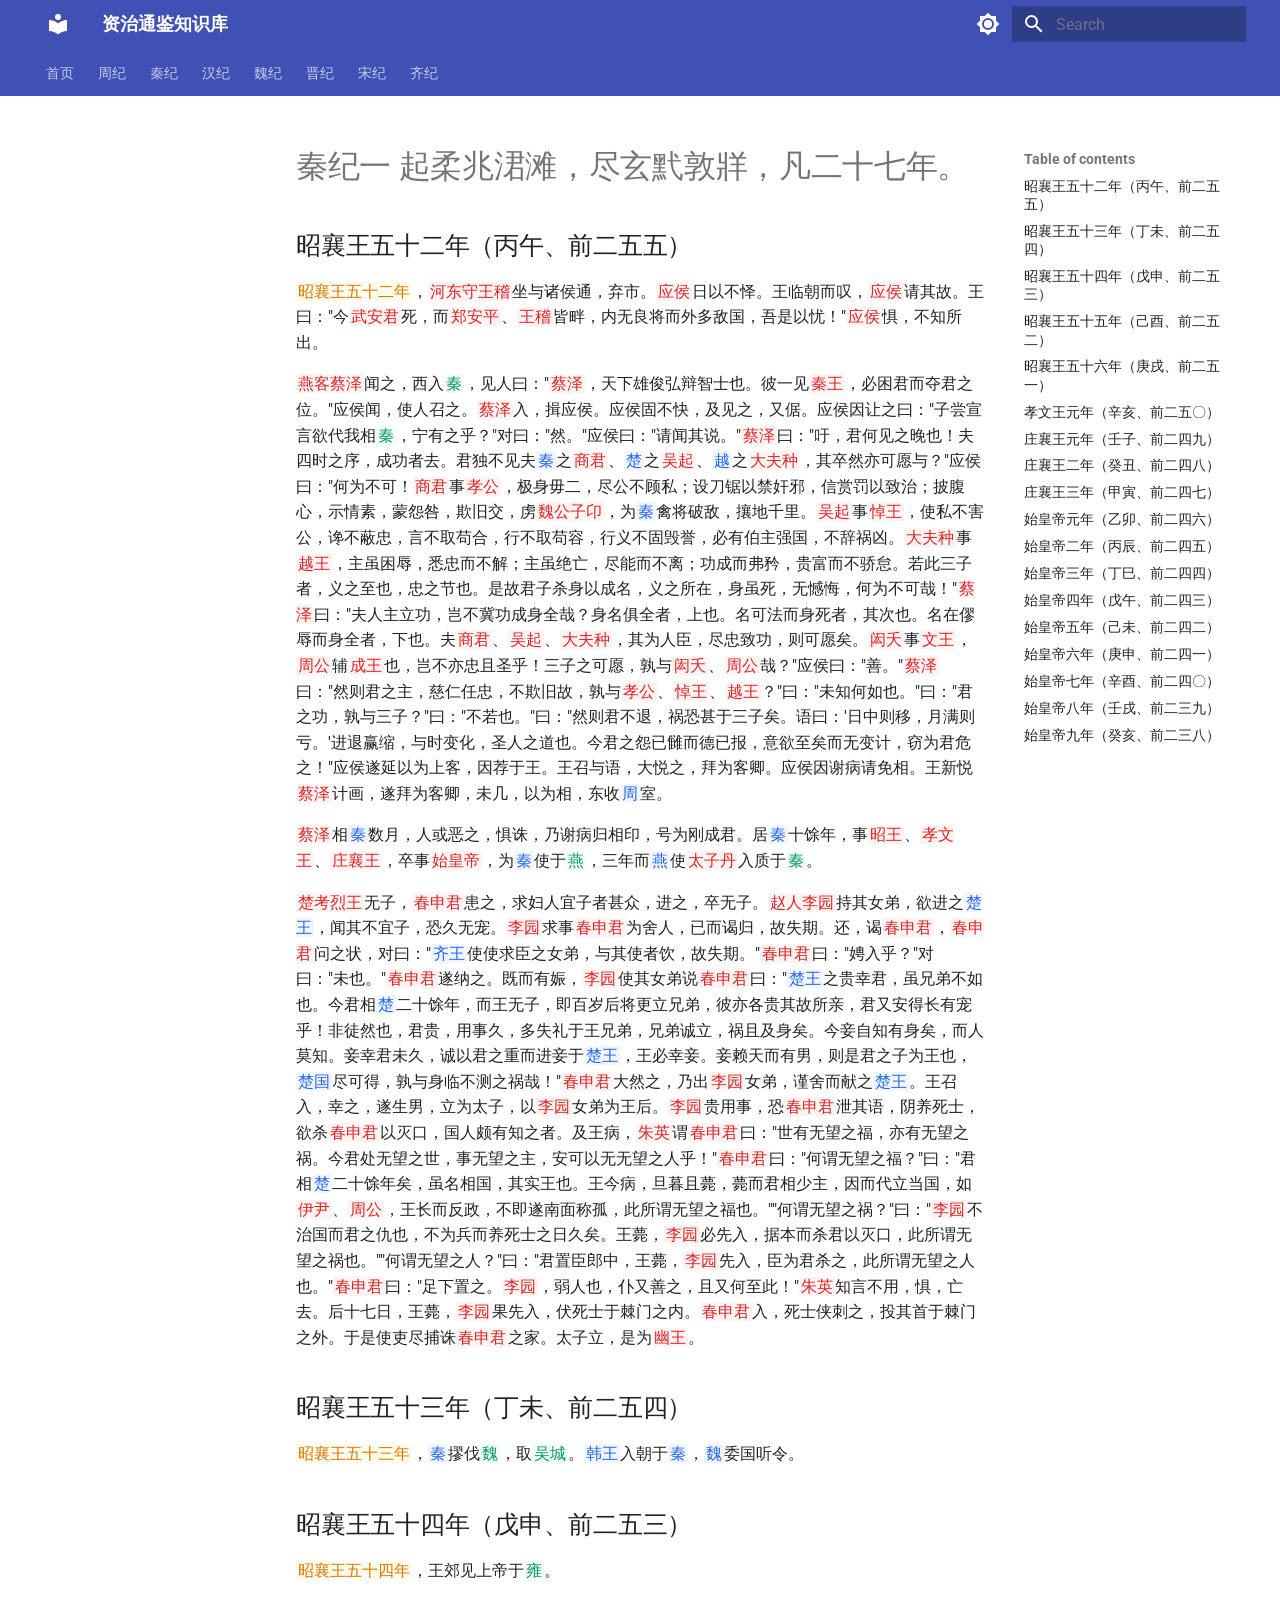
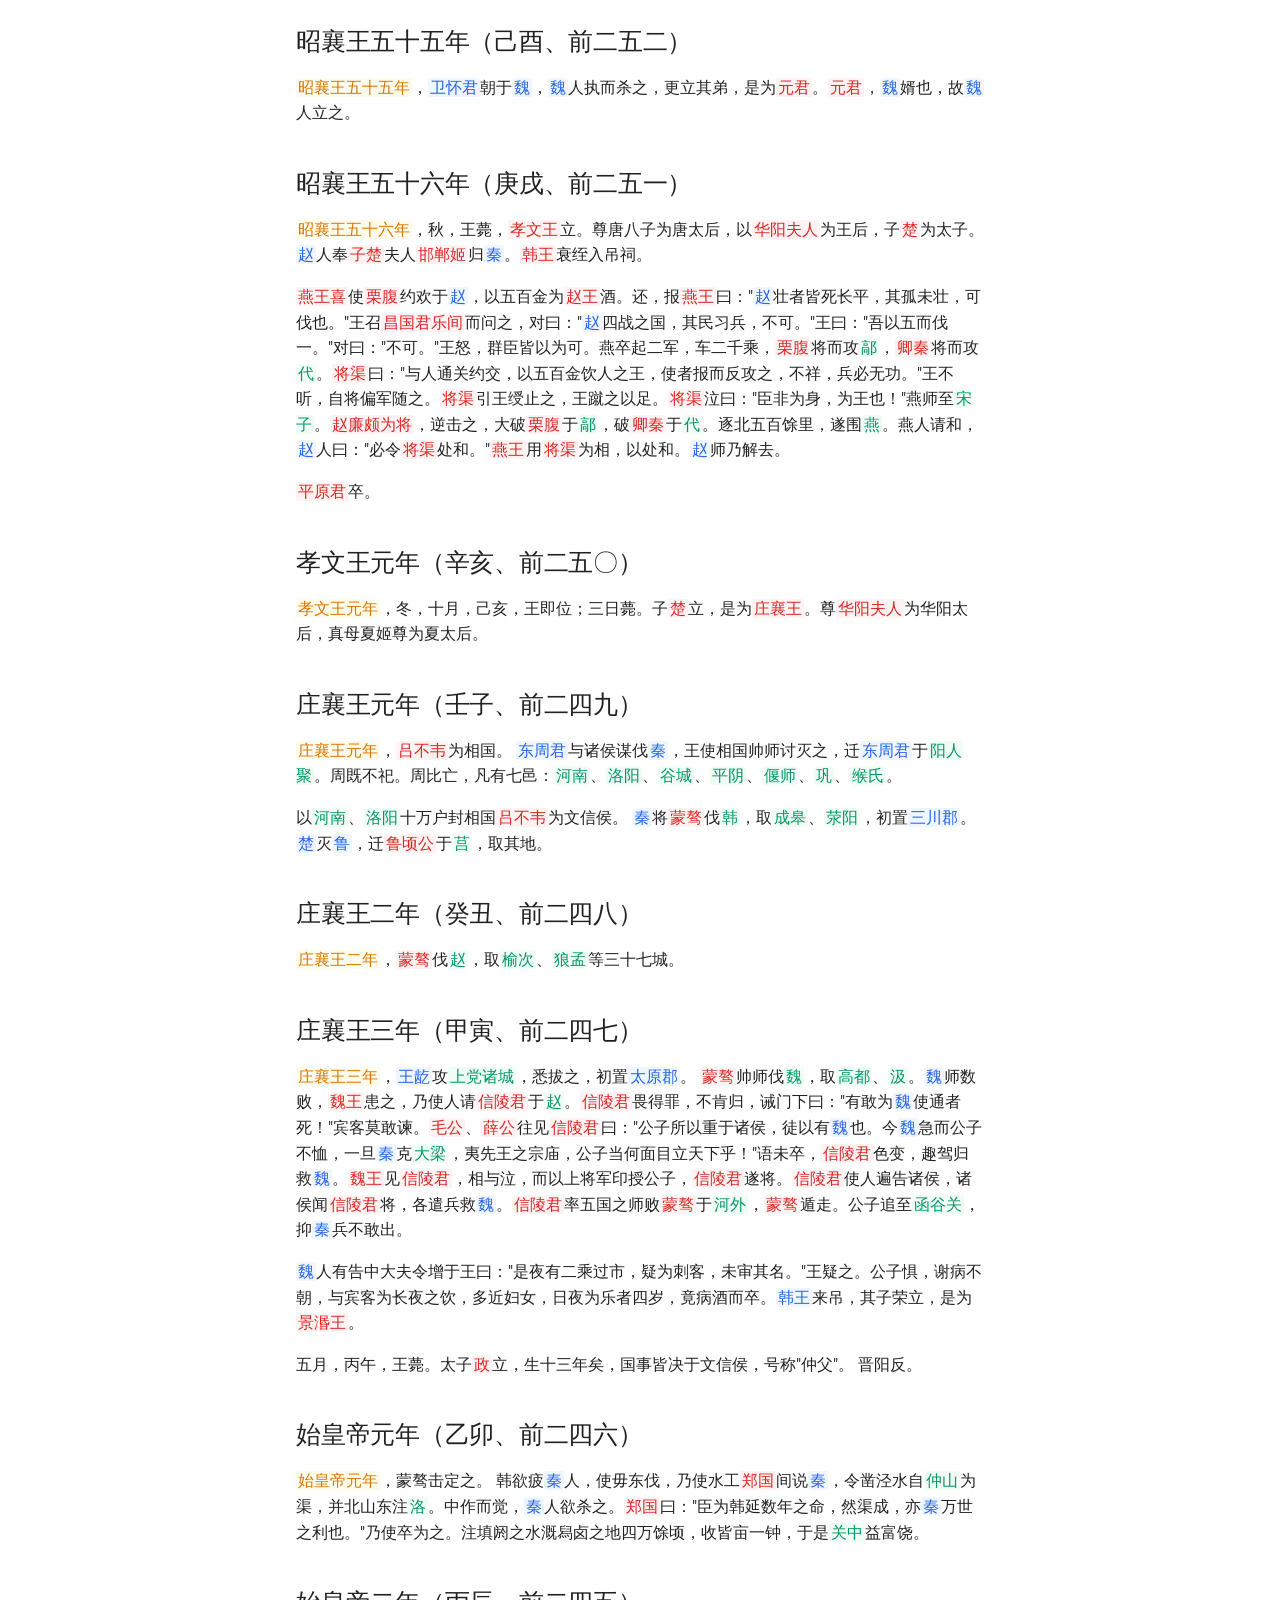
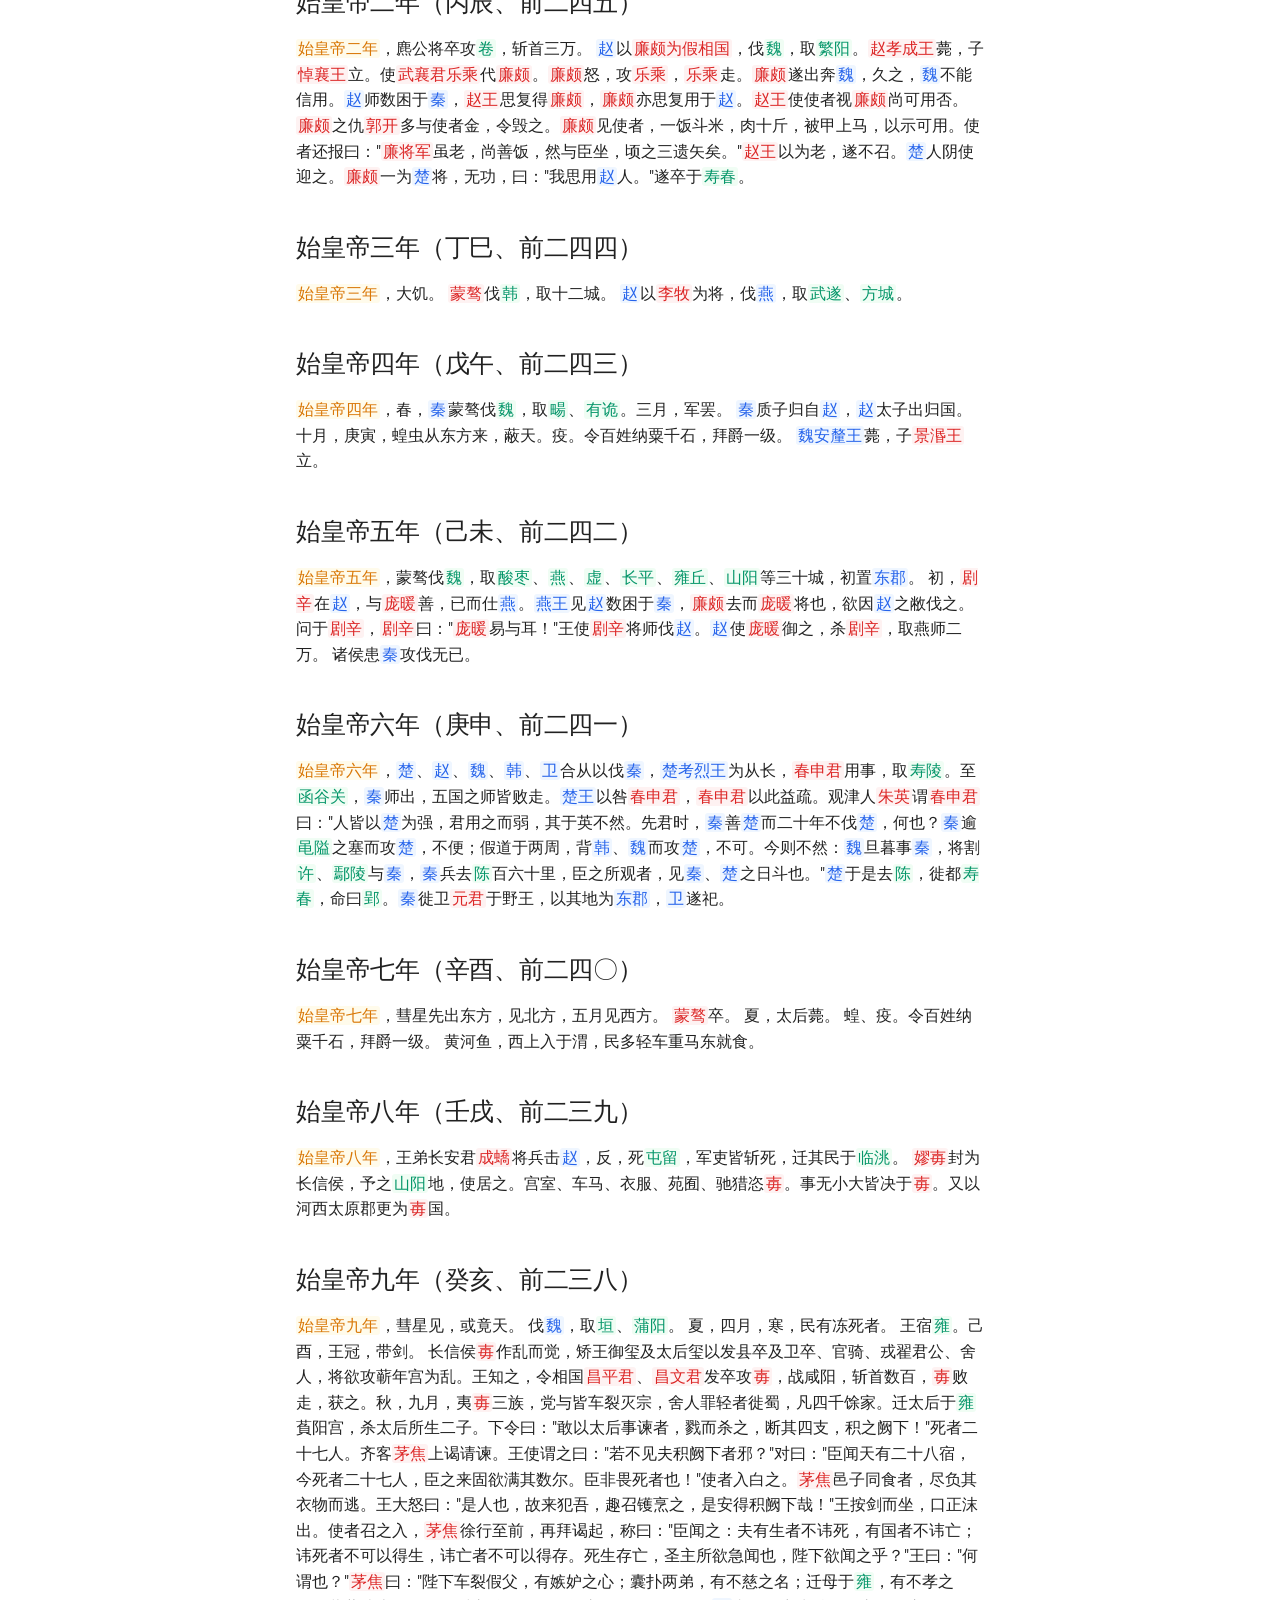
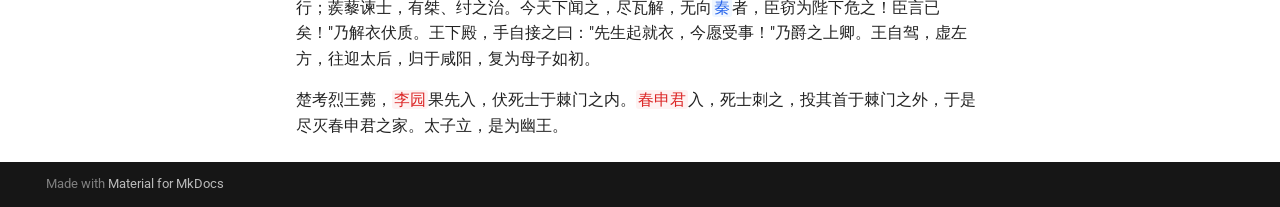
<file: chapters/qin_ji_1_tagged/index.html>
<!doctype html>
<html lang="en" class="no-js">
  <head>
    
      <meta charset="utf-8">
      <meta name="viewport" content="width=device-width,initial-scale=1">
      
      
      
        <link rel="canonical" href="https://T0B1ER.github.io/zizhitongjian-fuke/chapters/qin_ji_1_tagged/">
      
      
      
      
        
      
      
      <link rel="icon" href="../../assets/images/favicon.png">
      <meta name="generator" content="mkdocs-1.6.1, mkdocs-material-9.7.6">
    
    
      
        <title>秦纪一 起柔兆涒滩，尽玄黓敦牂，凡二十七年。 - 资治通鉴知识库</title>
      
    
    
      <link rel="stylesheet" href="../../assets/stylesheets/main.484c7ddc.min.css">
      
        
        <link rel="stylesheet" href="../../assets/stylesheets/palette.ab4e12ef.min.css">
      
      


    
    
      
    
    
      
        
        
        <link rel="preconnect" href="https://fonts.gstatic.com" crossorigin>
        <link rel="stylesheet" href="https://fonts.googleapis.com/css?family=Roboto:300,300i,400,400i,700,700i%7CRoboto+Mono:400,400i,700,700i&display=fallback">
        <style>:root{--md-text-font:"Roboto";--md-code-font:"Roboto Mono"}</style>
      
    
    
      <link rel="stylesheet" href="../../stylesheets/extra.css">
    
    <script>__md_scope=new URL("../..",location),__md_hash=e=>[...e].reduce(((e,_)=>(e<<5)-e+_.charCodeAt(0)),0),__md_get=(e,_=localStorage,t=__md_scope)=>JSON.parse(_.getItem(t.pathname+"."+e)),__md_set=(e,_,t=localStorage,a=__md_scope)=>{try{t.setItem(a.pathname+"."+e,JSON.stringify(_))}catch(e){}}</script>
    
      

    
    
  </head>
  
  
    
    
      
    
    
    
    
    <body dir="ltr" data-md-color-scheme="default" data-md-color-primary="indigo" data-md-color-accent="indigo">
  
    
    <input class="md-toggle" data-md-toggle="drawer" type="checkbox" id="__drawer" autocomplete="off">
    <input class="md-toggle" data-md-toggle="search" type="checkbox" id="__search" autocomplete="off">
    <label class="md-overlay" for="__drawer"></label>
    <div data-md-component="skip">
      
        
        <a href="#_1" class="md-skip">
          Skip to content
        </a>
      
    </div>
    <div data-md-component="announce">
      
    </div>
    
    
      

<header class="md-header" data-md-component="header">
  <nav class="md-header__inner md-grid" aria-label="Header">
    <a href="../.." title="资治通鉴知识库" class="md-header__button md-logo" aria-label="资治通鉴知识库" data-md-component="logo">
      
  
  <svg xmlns="http://www.w3.org/2000/svg" viewBox="0 0 24 24"><path d="M12 8a3 3 0 0 0 3-3 3 3 0 0 0-3-3 3 3 0 0 0-3 3 3 3 0 0 0 3 3m0 3.54C9.64 9.35 6.5 8 3 8v11c3.5 0 6.64 1.35 9 3.54 2.36-2.19 5.5-3.54 9-3.54V8c-3.5 0-6.64 1.35-9 3.54"/></svg>

    </a>
    <label class="md-header__button md-icon" for="__drawer">
      
      <svg xmlns="http://www.w3.org/2000/svg" viewBox="0 0 24 24"><path d="M3 6h18v2H3zm0 5h18v2H3zm0 5h18v2H3z"/></svg>
    </label>
    <div class="md-header__title" data-md-component="header-title">
      <div class="md-header__ellipsis">
        <div class="md-header__topic">
          <span class="md-ellipsis">
            资治通鉴知识库
          </span>
        </div>
        <div class="md-header__topic" data-md-component="header-topic">
          <span class="md-ellipsis">
            
              秦纪一 起柔兆涒滩，尽玄黓敦牂，凡二十七年。
            
          </span>
        </div>
      </div>
    </div>
    
      
        <form class="md-header__option" data-md-component="palette">
  
    
    
    
    <input class="md-option" data-md-color-media="" data-md-color-scheme="default" data-md-color-primary="indigo" data-md-color-accent="indigo"  aria-label="Switch to dark mode"  type="radio" name="__palette" id="__palette_0">
    
      <label class="md-header__button md-icon" title="Switch to dark mode" for="__palette_1" hidden>
        <svg xmlns="http://www.w3.org/2000/svg" viewBox="0 0 24 24"><path d="M12 8a4 4 0 0 0-4 4 4 4 0 0 0 4 4 4 4 0 0 0 4-4 4 4 0 0 0-4-4m0 10a6 6 0 0 1-6-6 6 6 0 0 1 6-6 6 6 0 0 1 6 6 6 6 0 0 1-6 6m8-9.31V4h-4.69L12 .69 8.69 4H4v4.69L.69 12 4 15.31V20h4.69L12 23.31 15.31 20H20v-4.69L23.31 12z"/></svg>
      </label>
    
  
    
    
    
    <input class="md-option" data-md-color-media="" data-md-color-scheme="slate" data-md-color-primary="indigo" data-md-color-accent="indigo"  aria-label="Switch to light mode"  type="radio" name="__palette" id="__palette_1">
    
      <label class="md-header__button md-icon" title="Switch to light mode" for="__palette_0" hidden>
        <svg xmlns="http://www.w3.org/2000/svg" viewBox="0 0 24 24"><path d="M12 18c-.89 0-1.74-.2-2.5-.55C11.56 16.5 13 14.42 13 12s-1.44-4.5-3.5-5.45C10.26 6.2 11.11 6 12 6a6 6 0 0 1 6 6 6 6 0 0 1-6 6m8-9.31V4h-4.69L12 .69 8.69 4H4v4.69L.69 12 4 15.31V20h4.69L12 23.31 15.31 20H20v-4.69L23.31 12z"/></svg>
      </label>
    
  
</form>
      
    
    
      <script>var palette=__md_get("__palette");if(palette&&palette.color){if("(prefers-color-scheme)"===palette.color.media){var media=matchMedia("(prefers-color-scheme: light)"),input=document.querySelector(media.matches?"[data-md-color-media='(prefers-color-scheme: light)']":"[data-md-color-media='(prefers-color-scheme: dark)']");palette.color.media=input.getAttribute("data-md-color-media"),palette.color.scheme=input.getAttribute("data-md-color-scheme"),palette.color.primary=input.getAttribute("data-md-color-primary"),palette.color.accent=input.getAttribute("data-md-color-accent")}for(var[key,value]of Object.entries(palette.color))document.body.setAttribute("data-md-color-"+key,value)}</script>
    
    
    
      
      
        <label class="md-header__button md-icon" for="__search">
          
          <svg xmlns="http://www.w3.org/2000/svg" viewBox="0 0 24 24"><path d="M9.5 3A6.5 6.5 0 0 1 16 9.5c0 1.61-.59 3.09-1.56 4.23l.27.27h.79l5 5-1.5 1.5-5-5v-.79l-.27-.27A6.52 6.52 0 0 1 9.5 16 6.5 6.5 0 0 1 3 9.5 6.5 6.5 0 0 1 9.5 3m0 2C7 5 5 7 5 9.5S7 14 9.5 14 14 12 14 9.5 12 5 9.5 5"/></svg>
        </label>
        <div class="md-search" data-md-component="search" role="dialog">
  <label class="md-search__overlay" for="__search"></label>
  <div class="md-search__inner" role="search">
    <form class="md-search__form" name="search">
      <input type="text" class="md-search__input" name="query" aria-label="Search" placeholder="Search" autocapitalize="off" autocorrect="off" autocomplete="off" spellcheck="false" data-md-component="search-query" required>
      <label class="md-search__icon md-icon" for="__search">
        
        <svg xmlns="http://www.w3.org/2000/svg" viewBox="0 0 24 24"><path d="M9.5 3A6.5 6.5 0 0 1 16 9.5c0 1.61-.59 3.09-1.56 4.23l.27.27h.79l5 5-1.5 1.5-5-5v-.79l-.27-.27A6.52 6.52 0 0 1 9.5 16 6.5 6.5 0 0 1 3 9.5 6.5 6.5 0 0 1 9.5 3m0 2C7 5 5 7 5 9.5S7 14 9.5 14 14 12 14 9.5 12 5 9.5 5"/></svg>
        
        <svg xmlns="http://www.w3.org/2000/svg" viewBox="0 0 24 24"><path d="M20 11v2H8l5.5 5.5-1.42 1.42L4.16 12l7.92-7.92L13.5 5.5 8 11z"/></svg>
      </label>
      <nav class="md-search__options" aria-label="Search">
        
        <button type="reset" class="md-search__icon md-icon" title="Clear" aria-label="Clear" tabindex="-1">
          
          <svg xmlns="http://www.w3.org/2000/svg" viewBox="0 0 24 24"><path d="M19 6.41 17.59 5 12 10.59 6.41 5 5 6.41 10.59 12 5 17.59 6.41 19 12 13.41 17.59 19 19 17.59 13.41 12z"/></svg>
        </button>
      </nav>
      
        <div class="md-search__suggest" data-md-component="search-suggest"></div>
      
    </form>
    <div class="md-search__output">
      <div class="md-search__scrollwrap" tabindex="0" data-md-scrollfix>
        <div class="md-search-result" data-md-component="search-result">
          <div class="md-search-result__meta">
            Initializing search
          </div>
          <ol class="md-search-result__list" role="presentation"></ol>
        </div>
      </div>
    </div>
  </div>
</div>
      
    
    
  </nav>
  
</header>
    
    <div class="md-container" data-md-component="container">
      
      
        
          
            
<nav class="md-tabs" aria-label="Tabs" data-md-component="tabs">
  <div class="md-grid">
    <ul class="md-tabs__list">
      
        
  
  
  
  
    <li class="md-tabs__item">
      <a href="../.." class="md-tabs__link">
        
  
  
    
  
  首页

      </a>
    </li>
  

      
        
  
  
  
  
    
    
      <li class="md-tabs__item">
        <a href="../周纪_1_tagged.md" class="md-tabs__link">
          
  
  
  周纪

        </a>
      </li>
    
  

      
        
  
  
  
  
    
    
      <li class="md-tabs__item">
        <a href="../秦纪_1_tagged.md" class="md-tabs__link">
          
  
  
  秦纪

        </a>
      </li>
    
  

      
        
  
  
  
  
    
    
      <li class="md-tabs__item">
        <a href="../汉纪_1_tagged.md" class="md-tabs__link">
          
  
  
  汉纪

        </a>
      </li>
    
  

      
        
  
  
  
  
    
    
      <li class="md-tabs__item">
        <a href="../魏纪_1_tagged.md" class="md-tabs__link">
          
  
  
  魏纪

        </a>
      </li>
    
  

      
        
  
  
  
  
    
    
      <li class="md-tabs__item">
        <a href="../晋纪_1_tagged.md" class="md-tabs__link">
          
  
  
  晋纪

        </a>
      </li>
    
  

      
        
  
  
  
  
    
    
      <li class="md-tabs__item">
        <a href="../宋纪_1_tagged.md" class="md-tabs__link">
          
  
  
  宋纪

        </a>
      </li>
    
  

      
        
  
  
  
  
    
    
      <li class="md-tabs__item">
        <a href="../齐纪_1_tagged.md" class="md-tabs__link">
          
  
  
  齐纪

        </a>
      </li>
    
  

      
    </ul>
  </div>
</nav>
          
        
      
      <main class="md-main" data-md-component="main">
        <div class="md-main__inner md-grid">
          
            
              
              <div class="md-sidebar md-sidebar--primary" data-md-component="sidebar" data-md-type="navigation" >
                <div class="md-sidebar__scrollwrap">
                  <div class="md-sidebar__inner">
                    


  


<nav class="md-nav md-nav--primary md-nav--lifted" aria-label="Navigation" data-md-level="0">
  <label class="md-nav__title" for="__drawer">
    <a href="../.." title="资治通鉴知识库" class="md-nav__button md-logo" aria-label="资治通鉴知识库" data-md-component="logo">
      
  
  <svg xmlns="http://www.w3.org/2000/svg" viewBox="0 0 24 24"><path d="M12 8a3 3 0 0 0 3-3 3 3 0 0 0-3-3 3 3 0 0 0-3 3 3 3 0 0 0 3 3m0 3.54C9.64 9.35 6.5 8 3 8v11c3.5 0 6.64 1.35 9 3.54 2.36-2.19 5.5-3.54 9-3.54V8c-3.5 0-6.64 1.35-9 3.54"/></svg>

    </a>
    资治通鉴知识库
  </label>
  
  <ul class="md-nav__list" data-md-scrollfix>
    
      
      
  
  
  
  
    <li class="md-nav__item">
      <a href="../.." class="md-nav__link">
        
  
  
  <span class="md-ellipsis">
    
  
    首页
  

    
  </span>
  
  

      </a>
    </li>
  

    
      
      
  
  
  
  
    
    
    
    
      
      
        
      
    
    
    <li class="md-nav__item md-nav__item--nested">
      
        
        
          
        
        <input class="md-nav__toggle md-toggle md-toggle--indeterminate" type="checkbox" id="__nav_2" >
        
          
          <label class="md-nav__link" for="__nav_2" id="__nav_2_label" tabindex="0">
            
  
  
  <span class="md-ellipsis">
    
  
    周纪
  

    
  </span>
  
  

            <span class="md-nav__icon md-icon"></span>
          </label>
        
        <nav class="md-nav" data-md-level="1" aria-labelledby="__nav_2_label" aria-expanded="false">
          <label class="md-nav__title" for="__nav_2">
            <span class="md-nav__icon md-icon"></span>
            
  
    周纪
  

          </label>
          <ul class="md-nav__list" data-md-scrollfix>
            
              
                
  
  
  
  
    <li class="md-nav__item">
      <a href="../周纪_1_tagged.md" class="md-nav__link">
        
  
  
  <span class="md-ellipsis">
    
  
    周纪1
  

    
  </span>
  
  

      </a>
    </li>
  

              
            
              
                
  
  
  
  
    <li class="md-nav__item">
      <a href="../周纪_2_tagged.md" class="md-nav__link">
        
  
  
  <span class="md-ellipsis">
    
  
    周纪2
  

    
  </span>
  
  

      </a>
    </li>
  

              
            
              
                
  
  
  
  
    <li class="md-nav__item">
      <a href="../周纪_3_tagged.md" class="md-nav__link">
        
  
  
  <span class="md-ellipsis">
    
  
    周纪3
  

    
  </span>
  
  

      </a>
    </li>
  

              
            
              
                
  
  
  
  
    <li class="md-nav__item">
      <a href="../周纪_4_tagged.md" class="md-nav__link">
        
  
  
  <span class="md-ellipsis">
    
  
    周纪4
  

    
  </span>
  
  

      </a>
    </li>
  

              
            
              
                
  
  
  
  
    <li class="md-nav__item">
      <a href="../周纪_5_tagged.md" class="md-nav__link">
        
  
  
  <span class="md-ellipsis">
    
  
    周纪5
  

    
  </span>
  
  

      </a>
    </li>
  

              
            
          </ul>
        </nav>
      
    </li>
  

    
      
      
  
  
  
  
    
    
    
    
      
      
        
      
    
    
    <li class="md-nav__item md-nav__item--nested">
      
        
        
          
        
        <input class="md-nav__toggle md-toggle md-toggle--indeterminate" type="checkbox" id="__nav_3" >
        
          
          <label class="md-nav__link" for="__nav_3" id="__nav_3_label" tabindex="0">
            
  
  
  <span class="md-ellipsis">
    
  
    秦纪
  

    
  </span>
  
  

            <span class="md-nav__icon md-icon"></span>
          </label>
        
        <nav class="md-nav" data-md-level="1" aria-labelledby="__nav_3_label" aria-expanded="false">
          <label class="md-nav__title" for="__nav_3">
            <span class="md-nav__icon md-icon"></span>
            
  
    秦纪
  

          </label>
          <ul class="md-nav__list" data-md-scrollfix>
            
              
                
  
  
  
  
    <li class="md-nav__item">
      <a href="../秦纪_1_tagged.md" class="md-nav__link">
        
  
  
  <span class="md-ellipsis">
    
  
    秦纪1
  

    
  </span>
  
  

      </a>
    </li>
  

              
            
              
                
  
  
  
  
    <li class="md-nav__item">
      <a href="../秦纪_2_tagged.md" class="md-nav__link">
        
  
  
  <span class="md-ellipsis">
    
  
    秦纪2
  

    
  </span>
  
  

      </a>
    </li>
  

              
            
              
                
  
  
  
  
    <li class="md-nav__item">
      <a href="../秦纪_3_tagged.md" class="md-nav__link">
        
  
  
  <span class="md-ellipsis">
    
  
    秦纪3
  

    
  </span>
  
  

      </a>
    </li>
  

              
            
              
                
  
  
  
  
    <li class="md-nav__item">
      <a href="../秦纪_4_tagged.md" class="md-nav__link">
        
  
  
  <span class="md-ellipsis">
    
  
    秦纪4
  

    
  </span>
  
  

      </a>
    </li>
  

              
            
              
                
  
  
  
  
    <li class="md-nav__item">
      <a href="../秦纪_5_tagged.md" class="md-nav__link">
        
  
  
  <span class="md-ellipsis">
    
  
    秦纪5
  

    
  </span>
  
  

      </a>
    </li>
  

              
            
              
                
  
  
  
  
    <li class="md-nav__item">
      <a href="../秦纪_6_tagged.md" class="md-nav__link">
        
  
  
  <span class="md-ellipsis">
    
  
    秦纪6
  

    
  </span>
  
  

      </a>
    </li>
  

              
            
          </ul>
        </nav>
      
    </li>
  

    
      
      
  
  
  
  
    
    
    
    
      
      
        
      
    
    
    <li class="md-nav__item md-nav__item--nested">
      
        
        
          
        
        <input class="md-nav__toggle md-toggle md-toggle--indeterminate" type="checkbox" id="__nav_4" >
        
          
          <label class="md-nav__link" for="__nav_4" id="__nav_4_label" tabindex="0">
            
  
  
  <span class="md-ellipsis">
    
  
    汉纪
  

    
  </span>
  
  

            <span class="md-nav__icon md-icon"></span>
          </label>
        
        <nav class="md-nav" data-md-level="1" aria-labelledby="__nav_4_label" aria-expanded="false">
          <label class="md-nav__title" for="__nav_4">
            <span class="md-nav__icon md-icon"></span>
            
  
    汉纪
  

          </label>
          <ul class="md-nav__list" data-md-scrollfix>
            
              
                
  
  
  
  
    <li class="md-nav__item">
      <a href="../汉纪_1_tagged.md" class="md-nav__link">
        
  
  
  <span class="md-ellipsis">
    
  
    汉纪1
  

    
  </span>
  
  

      </a>
    </li>
  

              
            
              
                
  
  
  
  
    <li class="md-nav__item">
      <a href="../汉纪_2_tagged.md" class="md-nav__link">
        
  
  
  <span class="md-ellipsis">
    
  
    汉纪2
  

    
  </span>
  
  

      </a>
    </li>
  

              
            
              
                
  
  
  
  
    <li class="md-nav__item">
      <a href="../汉纪_3_tagged.md" class="md-nav__link">
        
  
  
  <span class="md-ellipsis">
    
  
    汉纪3
  

    
  </span>
  
  

      </a>
    </li>
  

              
            
              
                
  
  
  
  
    <li class="md-nav__item">
      <a href="../汉纪_4_tagged.md" class="md-nav__link">
        
  
  
  <span class="md-ellipsis">
    
  
    汉纪4
  

    
  </span>
  
  

      </a>
    </li>
  

              
            
              
                
  
  
  
  
    <li class="md-nav__item">
      <a href="../汉纪_5_tagged.md" class="md-nav__link">
        
  
  
  <span class="md-ellipsis">
    
  
    汉纪5
  

    
  </span>
  
  

      </a>
    </li>
  

              
            
              
                
  
  
  
  
    <li class="md-nav__item">
      <a href="../汉纪_6_tagged.md" class="md-nav__link">
        
  
  
  <span class="md-ellipsis">
    
  
    汉纪6
  

    
  </span>
  
  

      </a>
    </li>
  

              
            
              
                
  
  
  
  
    <li class="md-nav__item">
      <a href="../汉纪_7_tagged.md" class="md-nav__link">
        
  
  
  <span class="md-ellipsis">
    
  
    汉纪7
  

    
  </span>
  
  

      </a>
    </li>
  

              
            
              
                
  
  
  
  
    <li class="md-nav__item">
      <a href="../汉纪_8_tagged.md" class="md-nav__link">
        
  
  
  <span class="md-ellipsis">
    
  
    汉纪8
  

    
  </span>
  
  

      </a>
    </li>
  

              
            
              
                
  
  
  
  
    <li class="md-nav__item">
      <a href="../汉纪_9_tagged.md" class="md-nav__link">
        
  
  
  <span class="md-ellipsis">
    
  
    汉纪9
  

    
  </span>
  
  

      </a>
    </li>
  

              
            
              
                
  
  
  
  
    <li class="md-nav__item">
      <a href="../汉纪_10_tagged.md" class="md-nav__link">
        
  
  
  <span class="md-ellipsis">
    
  
    汉纪10
  

    
  </span>
  
  

      </a>
    </li>
  

              
            
              
                
  
  
  
  
    <li class="md-nav__item">
      <a href="../汉纪_11_tagged.md" class="md-nav__link">
        
  
  
  <span class="md-ellipsis">
    
  
    汉纪11
  

    
  </span>
  
  

      </a>
    </li>
  

              
            
              
                
  
  
  
  
    <li class="md-nav__item">
      <a href="../汉纪_12_tagged.md" class="md-nav__link">
        
  
  
  <span class="md-ellipsis">
    
  
    汉纪12
  

    
  </span>
  
  

      </a>
    </li>
  

              
            
              
                
  
  
  
  
    <li class="md-nav__item">
      <a href="../汉纪_13_tagged.md" class="md-nav__link">
        
  
  
  <span class="md-ellipsis">
    
  
    汉纪13
  

    
  </span>
  
  

      </a>
    </li>
  

              
            
              
                
  
  
  
  
    <li class="md-nav__item">
      <a href="../汉纪_14_tagged.md" class="md-nav__link">
        
  
  
  <span class="md-ellipsis">
    
  
    汉纪14
  

    
  </span>
  
  

      </a>
    </li>
  

              
            
              
                
  
  
  
  
    <li class="md-nav__item">
      <a href="../汉纪_15_tagged.md" class="md-nav__link">
        
  
  
  <span class="md-ellipsis">
    
  
    汉纪15
  

    
  </span>
  
  

      </a>
    </li>
  

              
            
              
                
  
  
  
  
    <li class="md-nav__item">
      <a href="../汉纪_16_tagged.md" class="md-nav__link">
        
  
  
  <span class="md-ellipsis">
    
  
    汉纪16
  

    
  </span>
  
  

      </a>
    </li>
  

              
            
              
                
  
  
  
  
    <li class="md-nav__item">
      <a href="../汉纪_17_tagged.md" class="md-nav__link">
        
  
  
  <span class="md-ellipsis">
    
  
    汉纪17
  

    
  </span>
  
  

      </a>
    </li>
  

              
            
              
                
  
  
  
  
    <li class="md-nav__item">
      <a href="../汉纪_18_tagged.md" class="md-nav__link">
        
  
  
  <span class="md-ellipsis">
    
  
    汉纪18
  

    
  </span>
  
  

      </a>
    </li>
  

              
            
              
                
  
  
  
  
    <li class="md-nav__item">
      <a href="../汉纪_19_tagged.md" class="md-nav__link">
        
  
  
  <span class="md-ellipsis">
    
  
    汉纪19
  

    
  </span>
  
  

      </a>
    </li>
  

              
            
              
                
  
  
  
  
    <li class="md-nav__item">
      <a href="../汉纪_20_tagged.md" class="md-nav__link">
        
  
  
  <span class="md-ellipsis">
    
  
    汉纪20
  

    
  </span>
  
  

      </a>
    </li>
  

              
            
              
                
  
  
  
  
    <li class="md-nav__item">
      <a href="../汉纪_21_tagged.md" class="md-nav__link">
        
  
  
  <span class="md-ellipsis">
    
  
    汉纪21
  

    
  </span>
  
  

      </a>
    </li>
  

              
            
              
                
  
  
  
  
    <li class="md-nav__item">
      <a href="../汉纪_22_tagged.md" class="md-nav__link">
        
  
  
  <span class="md-ellipsis">
    
  
    汉纪22
  

    
  </span>
  
  

      </a>
    </li>
  

              
            
              
                
  
  
  
  
    <li class="md-nav__item">
      <a href="../汉纪_23_tagged.md" class="md-nav__link">
        
  
  
  <span class="md-ellipsis">
    
  
    汉纪23
  

    
  </span>
  
  

      </a>
    </li>
  

              
            
              
                
  
  
  
  
    <li class="md-nav__item">
      <a href="../汉纪_24_tagged.md" class="md-nav__link">
        
  
  
  <span class="md-ellipsis">
    
  
    汉纪24
  

    
  </span>
  
  

      </a>
    </li>
  

              
            
              
                
  
  
  
  
    <li class="md-nav__item">
      <a href="../汉纪_25_tagged.md" class="md-nav__link">
        
  
  
  <span class="md-ellipsis">
    
  
    汉纪25
  

    
  </span>
  
  

      </a>
    </li>
  

              
            
              
                
  
  
  
  
    <li class="md-nav__item">
      <a href="../汉纪_26_tagged.md" class="md-nav__link">
        
  
  
  <span class="md-ellipsis">
    
  
    汉纪26
  

    
  </span>
  
  

      </a>
    </li>
  

              
            
              
                
  
  
  
  
    <li class="md-nav__item">
      <a href="../汉纪_27_tagged.md" class="md-nav__link">
        
  
  
  <span class="md-ellipsis">
    
  
    汉纪27
  

    
  </span>
  
  

      </a>
    </li>
  

              
            
              
                
  
  
  
  
    <li class="md-nav__item">
      <a href="../汉纪_28_tagged.md" class="md-nav__link">
        
  
  
  <span class="md-ellipsis">
    
  
    汉纪28
  

    
  </span>
  
  

      </a>
    </li>
  

              
            
              
                
  
  
  
  
    <li class="md-nav__item">
      <a href="../汉纪_29_tagged.md" class="md-nav__link">
        
  
  
  <span class="md-ellipsis">
    
  
    汉纪29
  

    
  </span>
  
  

      </a>
    </li>
  

              
            
              
                
  
  
  
  
    <li class="md-nav__item">
      <a href="../汉纪_30_tagged.md" class="md-nav__link">
        
  
  
  <span class="md-ellipsis">
    
  
    汉纪30
  

    
  </span>
  
  

      </a>
    </li>
  

              
            
              
                
  
  
  
  
    <li class="md-nav__item">
      <a href="../汉纪_31_tagged.md" class="md-nav__link">
        
  
  
  <span class="md-ellipsis">
    
  
    汉纪31
  

    
  </span>
  
  

      </a>
    </li>
  

              
            
              
                
  
  
  
  
    <li class="md-nav__item">
      <a href="../汉纪_32_tagged.md" class="md-nav__link">
        
  
  
  <span class="md-ellipsis">
    
  
    汉纪32
  

    
  </span>
  
  

      </a>
    </li>
  

              
            
              
                
  
  
  
  
    <li class="md-nav__item">
      <a href="../汉纪_33_tagged.md" class="md-nav__link">
        
  
  
  <span class="md-ellipsis">
    
  
    汉纪33
  

    
  </span>
  
  

      </a>
    </li>
  

              
            
              
                
  
  
  
  
    <li class="md-nav__item">
      <a href="../汉纪_34_tagged.md" class="md-nav__link">
        
  
  
  <span class="md-ellipsis">
    
  
    汉纪34
  

    
  </span>
  
  

      </a>
    </li>
  

              
            
              
                
  
  
  
  
    <li class="md-nav__item">
      <a href="../汉纪_35_tagged.md" class="md-nav__link">
        
  
  
  <span class="md-ellipsis">
    
  
    汉纪35
  

    
  </span>
  
  

      </a>
    </li>
  

              
            
              
                
  
  
  
  
    <li class="md-nav__item">
      <a href="../汉纪_36_tagged.md" class="md-nav__link">
        
  
  
  <span class="md-ellipsis">
    
  
    汉纪36
  

    
  </span>
  
  

      </a>
    </li>
  

              
            
              
                
  
  
  
  
    <li class="md-nav__item">
      <a href="../汉纪_37_tagged.md" class="md-nav__link">
        
  
  
  <span class="md-ellipsis">
    
  
    汉纪37
  

    
  </span>
  
  

      </a>
    </li>
  

              
            
              
                
  
  
  
  
    <li class="md-nav__item">
      <a href="../汉纪_38_tagged.md" class="md-nav__link">
        
  
  
  <span class="md-ellipsis">
    
  
    汉纪38
  

    
  </span>
  
  

      </a>
    </li>
  

              
            
              
                
  
  
  
  
    <li class="md-nav__item">
      <a href="../汉纪_39_tagged.md" class="md-nav__link">
        
  
  
  <span class="md-ellipsis">
    
  
    汉纪39
  

    
  </span>
  
  

      </a>
    </li>
  

              
            
          </ul>
        </nav>
      
    </li>
  

    
      
      
  
  
  
  
    
    
    
    
      
      
        
      
    
    
    <li class="md-nav__item md-nav__item--nested">
      
        
        
          
        
        <input class="md-nav__toggle md-toggle md-toggle--indeterminate" type="checkbox" id="__nav_5" >
        
          
          <label class="md-nav__link" for="__nav_5" id="__nav_5_label" tabindex="0">
            
  
  
  <span class="md-ellipsis">
    
  
    魏纪
  

    
  </span>
  
  

            <span class="md-nav__icon md-icon"></span>
          </label>
        
        <nav class="md-nav" data-md-level="1" aria-labelledby="__nav_5_label" aria-expanded="false">
          <label class="md-nav__title" for="__nav_5">
            <span class="md-nav__icon md-icon"></span>
            
  
    魏纪
  

          </label>
          <ul class="md-nav__list" data-md-scrollfix>
            
              
                
  
  
  
  
    <li class="md-nav__item">
      <a href="../魏纪_1_tagged.md" class="md-nav__link">
        
  
  
  <span class="md-ellipsis">
    
  
    魏纪1
  

    
  </span>
  
  

      </a>
    </li>
  

              
            
              
                
  
  
  
  
    <li class="md-nav__item">
      <a href="../魏纪_2_tagged.md" class="md-nav__link">
        
  
  
  <span class="md-ellipsis">
    
  
    魏纪2
  

    
  </span>
  
  

      </a>
    </li>
  

              
            
              
                
  
  
  
  
    <li class="md-nav__item">
      <a href="../魏纪_3_tagged.md" class="md-nav__link">
        
  
  
  <span class="md-ellipsis">
    
  
    魏纪3
  

    
  </span>
  
  

      </a>
    </li>
  

              
            
              
                
  
  
  
  
    <li class="md-nav__item">
      <a href="../魏纪_4_tagged.md" class="md-nav__link">
        
  
  
  <span class="md-ellipsis">
    
  
    魏纪4
  

    
  </span>
  
  

      </a>
    </li>
  

              
            
              
                
  
  
  
  
    <li class="md-nav__item">
      <a href="../魏纪_5_tagged.md" class="md-nav__link">
        
  
  
  <span class="md-ellipsis">
    
  
    魏纪5
  

    
  </span>
  
  

      </a>
    </li>
  

              
            
              
                
  
  
  
  
    <li class="md-nav__item">
      <a href="../魏纪_6_tagged.md" class="md-nav__link">
        
  
  
  <span class="md-ellipsis">
    
  
    魏纪6
  

    
  </span>
  
  

      </a>
    </li>
  

              
            
              
                
  
  
  
  
    <li class="md-nav__item">
      <a href="../魏纪_7_tagged.md" class="md-nav__link">
        
  
  
  <span class="md-ellipsis">
    
  
    魏纪7
  

    
  </span>
  
  

      </a>
    </li>
  

              
            
              
                
  
  
  
  
    <li class="md-nav__item">
      <a href="../魏纪_8_tagged.md" class="md-nav__link">
        
  
  
  <span class="md-ellipsis">
    
  
    魏纪8
  

    
  </span>
  
  

      </a>
    </li>
  

              
            
              
                
  
  
  
  
    <li class="md-nav__item">
      <a href="../魏纪_9_tagged.md" class="md-nav__link">
        
  
  
  <span class="md-ellipsis">
    
  
    魏纪9
  

    
  </span>
  
  

      </a>
    </li>
  

              
            
              
                
  
  
  
  
    <li class="md-nav__item">
      <a href="../魏纪_10_tagged.md" class="md-nav__link">
        
  
  
  <span class="md-ellipsis">
    
  
    魏纪10
  

    
  </span>
  
  

      </a>
    </li>
  

              
            
          </ul>
        </nav>
      
    </li>
  

    
      
      
  
  
  
  
    
    
    
    
      
      
        
      
    
    
    <li class="md-nav__item md-nav__item--nested">
      
        
        
          
        
        <input class="md-nav__toggle md-toggle md-toggle--indeterminate" type="checkbox" id="__nav_6" >
        
          
          <label class="md-nav__link" for="__nav_6" id="__nav_6_label" tabindex="0">
            
  
  
  <span class="md-ellipsis">
    
  
    晋纪
  

    
  </span>
  
  

            <span class="md-nav__icon md-icon"></span>
          </label>
        
        <nav class="md-nav" data-md-level="1" aria-labelledby="__nav_6_label" aria-expanded="false">
          <label class="md-nav__title" for="__nav_6">
            <span class="md-nav__icon md-icon"></span>
            
  
    晋纪
  

          </label>
          <ul class="md-nav__list" data-md-scrollfix>
            
              
                
  
  
  
  
    <li class="md-nav__item">
      <a href="../晋纪_1_tagged.md" class="md-nav__link">
        
  
  
  <span class="md-ellipsis">
    
  
    晋纪1
  

    
  </span>
  
  

      </a>
    </li>
  

              
            
              
                
  
  
  
  
    <li class="md-nav__item">
      <a href="../晋纪_2_tagged.md" class="md-nav__link">
        
  
  
  <span class="md-ellipsis">
    
  
    晋纪2
  

    
  </span>
  
  

      </a>
    </li>
  

              
            
              
                
  
  
  
  
    <li class="md-nav__item">
      <a href="../晋纪_3_tagged.md" class="md-nav__link">
        
  
  
  <span class="md-ellipsis">
    
  
    晋纪3
  

    
  </span>
  
  

      </a>
    </li>
  

              
            
              
                
  
  
  
  
    <li class="md-nav__item">
      <a href="../晋纪_4_tagged.md" class="md-nav__link">
        
  
  
  <span class="md-ellipsis">
    
  
    晋纪4
  

    
  </span>
  
  

      </a>
    </li>
  

              
            
              
                
  
  
  
  
    <li class="md-nav__item">
      <a href="../晋纪_5_tagged.md" class="md-nav__link">
        
  
  
  <span class="md-ellipsis">
    
  
    晋纪5
  

    
  </span>
  
  

      </a>
    </li>
  

              
            
              
                
  
  
  
  
    <li class="md-nav__item">
      <a href="../晋纪_6_tagged.md" class="md-nav__link">
        
  
  
  <span class="md-ellipsis">
    
  
    晋纪6
  

    
  </span>
  
  

      </a>
    </li>
  

              
            
              
                
  
  
  
  
    <li class="md-nav__item">
      <a href="../晋纪_7_tagged.md" class="md-nav__link">
        
  
  
  <span class="md-ellipsis">
    
  
    晋纪7
  

    
  </span>
  
  

      </a>
    </li>
  

              
            
              
                
  
  
  
  
    <li class="md-nav__item">
      <a href="../晋纪_8_tagged.md" class="md-nav__link">
        
  
  
  <span class="md-ellipsis">
    
  
    晋纪8
  

    
  </span>
  
  

      </a>
    </li>
  

              
            
              
                
  
  
  
  
    <li class="md-nav__item">
      <a href="../晋纪_9_tagged.md" class="md-nav__link">
        
  
  
  <span class="md-ellipsis">
    
  
    晋纪9
  

    
  </span>
  
  

      </a>
    </li>
  

              
            
              
                
  
  
  
  
    <li class="md-nav__item">
      <a href="../晋纪_10_tagged.md" class="md-nav__link">
        
  
  
  <span class="md-ellipsis">
    
  
    晋纪10
  

    
  </span>
  
  

      </a>
    </li>
  

              
            
              
                
  
  
  
  
    <li class="md-nav__item">
      <a href="../晋纪_11_tagged.md" class="md-nav__link">
        
  
  
  <span class="md-ellipsis">
    
  
    晋纪11
  

    
  </span>
  
  

      </a>
    </li>
  

              
            
              
                
  
  
  
  
    <li class="md-nav__item">
      <a href="../晋纪_12_tagged.md" class="md-nav__link">
        
  
  
  <span class="md-ellipsis">
    
  
    晋纪12
  

    
  </span>
  
  

      </a>
    </li>
  

              
            
              
                
  
  
  
  
    <li class="md-nav__item">
      <a href="../晋纪_13_tagged.md" class="md-nav__link">
        
  
  
  <span class="md-ellipsis">
    
  
    晋纪13
  

    
  </span>
  
  

      </a>
    </li>
  

              
            
              
                
  
  
  
  
    <li class="md-nav__item">
      <a href="../晋纪_14_tagged.md" class="md-nav__link">
        
  
  
  <span class="md-ellipsis">
    
  
    晋纪14
  

    
  </span>
  
  

      </a>
    </li>
  

              
            
              
                
  
  
  
  
    <li class="md-nav__item">
      <a href="../晋纪_15_tagged.md" class="md-nav__link">
        
  
  
  <span class="md-ellipsis">
    
  
    晋纪15
  

    
  </span>
  
  

      </a>
    </li>
  

              
            
              
                
  
  
  
  
    <li class="md-nav__item">
      <a href="../晋纪_16_tagged.md" class="md-nav__link">
        
  
  
  <span class="md-ellipsis">
    
  
    晋纪16
  

    
  </span>
  
  

      </a>
    </li>
  

              
            
              
                
  
  
  
  
    <li class="md-nav__item">
      <a href="../晋纪_17_tagged.md" class="md-nav__link">
        
  
  
  <span class="md-ellipsis">
    
  
    晋纪17
  

    
  </span>
  
  

      </a>
    </li>
  

              
            
              
                
  
  
  
  
    <li class="md-nav__item">
      <a href="../晋纪_18_tagged.md" class="md-nav__link">
        
  
  
  <span class="md-ellipsis">
    
  
    晋纪18
  

    
  </span>
  
  

      </a>
    </li>
  

              
            
              
                
  
  
  
  
    <li class="md-nav__item">
      <a href="../晋纪_19_tagged.md" class="md-nav__link">
        
  
  
  <span class="md-ellipsis">
    
  
    晋纪19
  

    
  </span>
  
  

      </a>
    </li>
  

              
            
              
                
  
  
  
  
    <li class="md-nav__item">
      <a href="../晋纪_20_tagged.md" class="md-nav__link">
        
  
  
  <span class="md-ellipsis">
    
  
    晋纪20
  

    
  </span>
  
  

      </a>
    </li>
  

              
            
          </ul>
        </nav>
      
    </li>
  

    
      
      
  
  
  
  
    
    
    
    
      
      
        
      
    
    
    <li class="md-nav__item md-nav__item--nested">
      
        
        
          
        
        <input class="md-nav__toggle md-toggle md-toggle--indeterminate" type="checkbox" id="__nav_7" >
        
          
          <label class="md-nav__link" for="__nav_7" id="__nav_7_label" tabindex="0">
            
  
  
  <span class="md-ellipsis">
    
  
    宋纪
  

    
  </span>
  
  

            <span class="md-nav__icon md-icon"></span>
          </label>
        
        <nav class="md-nav" data-md-level="1" aria-labelledby="__nav_7_label" aria-expanded="false">
          <label class="md-nav__title" for="__nav_7">
            <span class="md-nav__icon md-icon"></span>
            
  
    宋纪
  

          </label>
          <ul class="md-nav__list" data-md-scrollfix>
            
              
                
  
  
  
  
    <li class="md-nav__item">
      <a href="../宋纪_1_tagged.md" class="md-nav__link">
        
  
  
  <span class="md-ellipsis">
    
  
    宋纪1
  

    
  </span>
  
  

      </a>
    </li>
  

              
            
              
                
  
  
  
  
    <li class="md-nav__item">
      <a href="../宋纪_2_tagged.md" class="md-nav__link">
        
  
  
  <span class="md-ellipsis">
    
  
    宋纪2
  

    
  </span>
  
  

      </a>
    </li>
  

              
            
              
                
  
  
  
  
    <li class="md-nav__item">
      <a href="../宋纪_3_tagged.md" class="md-nav__link">
        
  
  
  <span class="md-ellipsis">
    
  
    宋纪3
  

    
  </span>
  
  

      </a>
    </li>
  

              
            
              
                
  
  
  
  
    <li class="md-nav__item">
      <a href="../宋纪_4_tagged.md" class="md-nav__link">
        
  
  
  <span class="md-ellipsis">
    
  
    宋纪4
  

    
  </span>
  
  

      </a>
    </li>
  

              
            
              
                
  
  
  
  
    <li class="md-nav__item">
      <a href="../宋纪_5_tagged.md" class="md-nav__link">
        
  
  
  <span class="md-ellipsis">
    
  
    宋纪5
  

    
  </span>
  
  

      </a>
    </li>
  

              
            
              
                
  
  
  
  
    <li class="md-nav__item">
      <a href="../宋纪_6_tagged.md" class="md-nav__link">
        
  
  
  <span class="md-ellipsis">
    
  
    宋纪6
  

    
  </span>
  
  

      </a>
    </li>
  

              
            
              
                
  
  
  
  
    <li class="md-nav__item">
      <a href="../宋纪_7_tagged.md" class="md-nav__link">
        
  
  
  <span class="md-ellipsis">
    
  
    宋纪7
  

    
  </span>
  
  

      </a>
    </li>
  

              
            
              
                
  
  
  
  
    <li class="md-nav__item">
      <a href="../宋纪_8_tagged.md" class="md-nav__link">
        
  
  
  <span class="md-ellipsis">
    
  
    宋纪8
  

    
  </span>
  
  

      </a>
    </li>
  

              
            
              
                
  
  
  
  
    <li class="md-nav__item">
      <a href="../宋纪_9_tagged.md" class="md-nav__link">
        
  
  
  <span class="md-ellipsis">
    
  
    宋纪9
  

    
  </span>
  
  

      </a>
    </li>
  

              
            
              
                
  
  
  
  
    <li class="md-nav__item">
      <a href="../宋纪_10_tagged.md" class="md-nav__link">
        
  
  
  <span class="md-ellipsis">
    
  
    宋纪10
  

    
  </span>
  
  

      </a>
    </li>
  

              
            
          </ul>
        </nav>
      
    </li>
  

    
      
      
  
  
  
  
    
    
    
    
      
      
        
      
    
    
    <li class="md-nav__item md-nav__item--nested">
      
        
        
          
        
        <input class="md-nav__toggle md-toggle md-toggle--indeterminate" type="checkbox" id="__nav_8" >
        
          
          <label class="md-nav__link" for="__nav_8" id="__nav_8_label" tabindex="0">
            
  
  
  <span class="md-ellipsis">
    
  
    齐纪
  

    
  </span>
  
  

            <span class="md-nav__icon md-icon"></span>
          </label>
        
        <nav class="md-nav" data-md-level="1" aria-labelledby="__nav_8_label" aria-expanded="false">
          <label class="md-nav__title" for="__nav_8">
            <span class="md-nav__icon md-icon"></span>
            
  
    齐纪
  

          </label>
          <ul class="md-nav__list" data-md-scrollfix>
            
              
                
  
  
  
  
    <li class="md-nav__item">
      <a href="../齐纪_1_tagged.md" class="md-nav__link">
        
  
  
  <span class="md-ellipsis">
    
  
    齐纪1
  

    
  </span>
  
  

      </a>
    </li>
  

              
            
              
                
  
  
  
  
    <li class="md-nav__item">
      <a href="../齐纪_2_tagged.md" class="md-nav__link">
        
  
  
  <span class="md-ellipsis">
    
  
    齐纪2
  

    
  </span>
  
  

      </a>
    </li>
  

              
            
              
                
  
  
  
  
    <li class="md-nav__item">
      <a href="../齐纪_3_tagged.md" class="md-nav__link">
        
  
  
  <span class="md-ellipsis">
    
  
    齐纪3
  

    
  </span>
  
  

      </a>
    </li>
  

              
            
              
                
  
  
  
  
    <li class="md-nav__item">
      <a href="../齐纪_4_tagged.md" class="md-nav__link">
        
  
  
  <span class="md-ellipsis">
    
  
    齐纪4
  

    
  </span>
  
  

      </a>
    </li>
  

              
            
              
                
  
  
  
  
    <li class="md-nav__item">
      <a href="../齐纪_5_tagged.md" class="md-nav__link">
        
  
  
  <span class="md-ellipsis">
    
  
    齐纪5
  

    
  </span>
  
  

      </a>
    </li>
  

              
            
              
                
  
  
  
  
    <li class="md-nav__item">
      <a href="../齐纪_6_tagged.md" class="md-nav__link">
        
  
  
  <span class="md-ellipsis">
    
  
    齐纪6
  

    
  </span>
  
  

      </a>
    </li>
  

              
            
              
                
  
  
  
  
    <li class="md-nav__item">
      <a href="../齐纪_7_tagged.md" class="md-nav__link">
        
  
  
  <span class="md-ellipsis">
    
  
    齐纪7
  

    
  </span>
  
  

      </a>
    </li>
  

              
            
              
                
  
  
  
  
    <li class="md-nav__item">
      <a href="../齐纪_8_tagged.md" class="md-nav__link">
        
  
  
  <span class="md-ellipsis">
    
  
    齐纪8
  

    
  </span>
  
  

      </a>
    </li>
  

              
            
              
                
  
  
  
  
    <li class="md-nav__item">
      <a href="../齐纪_9_tagged.md" class="md-nav__link">
        
  
  
  <span class="md-ellipsis">
    
  
    齐纪9
  

    
  </span>
  
  

      </a>
    </li>
  

              
            
              
                
  
  
  
  
    <li class="md-nav__item">
      <a href="../齐纪_10_tagged.md" class="md-nav__link">
        
  
  
  <span class="md-ellipsis">
    
  
    齐纪10
  

    
  </span>
  
  

      </a>
    </li>
  

              
            
          </ul>
        </nav>
      
    </li>
  

    
  </ul>
</nav>
                  </div>
                </div>
              </div>
            
            
              
              <div class="md-sidebar md-sidebar--secondary" data-md-component="sidebar" data-md-type="toc" >
                <div class="md-sidebar__scrollwrap">
                  <div class="md-sidebar__inner">
                    

<nav class="md-nav md-nav--secondary" aria-label="Table of contents">
  
  
  
    
  
  
    <label class="md-nav__title" for="__toc">
      <span class="md-nav__icon md-icon"></span>
      Table of contents
    </label>
    <ul class="md-nav__list" data-md-component="toc" data-md-scrollfix>
      
        <li class="md-nav__item">
  <a href="#_2" class="md-nav__link">
    <span class="md-ellipsis">
      
        昭襄王五十二年（丙午、前二五五）
      
    </span>
  </a>
  
</li>
      
        <li class="md-nav__item">
  <a href="#_3" class="md-nav__link">
    <span class="md-ellipsis">
      
        昭襄王五十三年（丁未、前二五四）
      
    </span>
  </a>
  
</li>
      
        <li class="md-nav__item">
  <a href="#_4" class="md-nav__link">
    <span class="md-ellipsis">
      
        昭襄王五十四年（戊申、前二五三）
      
    </span>
  </a>
  
</li>
      
        <li class="md-nav__item">
  <a href="#_5" class="md-nav__link">
    <span class="md-ellipsis">
      
        昭襄王五十五年（己酉、前二五二）
      
    </span>
  </a>
  
</li>
      
        <li class="md-nav__item">
  <a href="#_6" class="md-nav__link">
    <span class="md-ellipsis">
      
        昭襄王五十六年（庚戌、前二五一）
      
    </span>
  </a>
  
</li>
      
        <li class="md-nav__item">
  <a href="#_7" class="md-nav__link">
    <span class="md-ellipsis">
      
        孝文王元年（辛亥、前二五〇）
      
    </span>
  </a>
  
</li>
      
        <li class="md-nav__item">
  <a href="#_8" class="md-nav__link">
    <span class="md-ellipsis">
      
        庄襄王元年（壬子、前二四九）
      
    </span>
  </a>
  
</li>
      
        <li class="md-nav__item">
  <a href="#_9" class="md-nav__link">
    <span class="md-ellipsis">
      
        庄襄王二年（癸丑、前二四八）
      
    </span>
  </a>
  
</li>
      
        <li class="md-nav__item">
  <a href="#_10" class="md-nav__link">
    <span class="md-ellipsis">
      
        庄襄王三年（甲寅、前二四七）
      
    </span>
  </a>
  
</li>
      
        <li class="md-nav__item">
  <a href="#_11" class="md-nav__link">
    <span class="md-ellipsis">
      
        始皇帝元年（乙卯、前二四六）
      
    </span>
  </a>
  
</li>
      
        <li class="md-nav__item">
  <a href="#_12" class="md-nav__link">
    <span class="md-ellipsis">
      
        始皇帝二年（丙辰、前二四五）
      
    </span>
  </a>
  
</li>
      
        <li class="md-nav__item">
  <a href="#_13" class="md-nav__link">
    <span class="md-ellipsis">
      
        始皇帝三年（丁巳、前二四四）
      
    </span>
  </a>
  
</li>
      
        <li class="md-nav__item">
  <a href="#_14" class="md-nav__link">
    <span class="md-ellipsis">
      
        始皇帝四年（戊午、前二四三）
      
    </span>
  </a>
  
</li>
      
        <li class="md-nav__item">
  <a href="#_15" class="md-nav__link">
    <span class="md-ellipsis">
      
        始皇帝五年（己未、前二四二）
      
    </span>
  </a>
  
</li>
      
        <li class="md-nav__item">
  <a href="#_16" class="md-nav__link">
    <span class="md-ellipsis">
      
        始皇帝六年（庚申、前二四一）
      
    </span>
  </a>
  
</li>
      
        <li class="md-nav__item">
  <a href="#_17" class="md-nav__link">
    <span class="md-ellipsis">
      
        始皇帝七年（辛酉、前二四〇）
      
    </span>
  </a>
  
</li>
      
        <li class="md-nav__item">
  <a href="#_18" class="md-nav__link">
    <span class="md-ellipsis">
      
        始皇帝八年（壬戌、前二三九）
      
    </span>
  </a>
  
</li>
      
        <li class="md-nav__item">
  <a href="#_19" class="md-nav__link">
    <span class="md-ellipsis">
      
        始皇帝九年（癸亥、前二三八）
      
    </span>
  </a>
  
</li>
      
    </ul>
  
</nav>
                  </div>
                </div>
              </div>
            
          
          
            <div class="md-content" data-md-component="content">
              
              <article class="md-content__inner md-typeset">
                
                  



<h1 id="_1">秦纪一 起柔兆涒滩，尽玄黓敦牂，凡二十七年。</h1>
<h2 id="_2">昭襄王五十二年（丙午、前二五五）</h2>
<p><span class="entity-year">昭襄王五十二年</span>，<span class="entity-person">河东守王稽</span>坐与诸侯通，弃市。<span class="entity-person">应侯</span>日以不怿。王临朝而叹，<span class="entity-person">应侯</span>请其故。王曰："今<span class="entity-person">武安君</span>死，而<span class="entity-person">郑安平</span>、<span class="entity-person">王稽</span>皆畔，内无良将而外多敌国，吾是以忧！"<span class="entity-person">应侯</span>惧，不知所出。</p>
<p><span class="entity-person">燕客蔡泽</span>闻之，西入<span class="entity-place">秦</span>，见人曰："<span class="entity-person">蔡泽</span>，天下雄俊弘辩智士也。彼一见<span class="entity-person">秦王</span>，必困君而夺君之位。"应侯闻，使人召之。<span class="entity-person">蔡泽</span>入，揖应侯。应侯固不快，及见之，又倨。应侯因让之曰："子尝宣言欲代我相<span class="entity-place">秦</span>，宁有之乎？"对曰："然。"应侯曰："请闻其说。"<span class="entity-person">蔡泽</span>曰："吁，君何见之晚也！夫四时之序，成功者去。君独不见夫<span class="entity-country">秦</span>之<span class="entity-person">商君</span>、<span class="entity-country">楚</span>之<span class="entity-person">吴起</span>、<span class="entity-country">越</span>之<span class="entity-person">大夫种</span>，其卒然亦可愿与？"应侯曰："何为不可！<span class="entity-person">商君</span>事<span class="entity-person">孝公</span>，极身毋二，尽公不顾私；设刀锯以禁奸邪，信赏罚以致治；披腹心，示情素，蒙怨咎，欺旧交，虏<span class="entity-person">魏公子卬</span>，为<span class="entity-country">秦</span>禽将破敌，攘地千里。<span class="entity-person">吴起</span>事<span class="entity-person">悼王</span>，使私不害公，谗不蔽忠，言不取苟合，行不取苟容，行义不固毁誉，必有伯主强国，不辞祸凶。<span class="entity-person">大夫种</span>事<span class="entity-person">越王</span>，主虽困辱，悉忠而不解；主虽绝亡，尽能而不离；功成而弗矜，贵富而不骄怠。若此三子者，义之至也，忠之节也。是故君子杀身以成名，义之所在，身虽死，无憾悔，何为不可哉！"<span class="entity-person">蔡泽</span>曰："夫人主立功，岂不冀功成身全哉？身名俱全者，上也。名可法而身死者，其次也。名在僇辱而身全者，下也。夫<span class="entity-person">商君</span>、<span class="entity-person">吴起</span>、<span class="entity-person">大夫种</span>，其为人臣，尽忠致功，则可愿矣。<span class="entity-person">闳夭</span>事<span class="entity-person">文王</span>，<span class="entity-person">周公</span>辅<span class="entity-person">成王</span>也，岂不亦忠且圣乎！三子之可愿，孰与<span class="entity-person">闳夭</span>、<span class="entity-person">周公</span>哉？"应侯曰："善。"<span class="entity-person">蔡泽</span>曰："然则君之主，慈仁任忠，不欺旧故，孰与<span class="entity-person">孝公</span>、<span class="entity-person">悼王</span>、<span class="entity-person">越王</span>？"曰："未知何如也。"曰："君之功，孰与三子？"曰："不若也。"曰："然则君不退，祸恐甚于三子矣。语曰：'日中则移，月满则亏。'进退赢缩，与时变化，圣人之道也。今君之怨已雠而德已报，意欲至矣而无变计，窃为君危之！"应侯遂延以为上客，因荐于王。王召与语，大悦之，拜为客卿。应侯因谢病请免相。王新悦<span class="entity-person">蔡泽</span>计画，遂拜为客卿，未几，以为相，东收<span class="entity-country">周</span>室。</p>
<p><span class="entity-person">蔡泽</span>相<span class="entity-country">秦</span>数月，人或恶之，惧诛，乃谢病归相印，号为刚成君。居<span class="entity-country">秦</span>十馀年，事<span class="entity-person">昭王</span>、<span class="entity-person">孝文王</span>、<span class="entity-person">庄襄王</span>，卒事<span class="entity-person">始皇帝</span>，为<span class="entity-country">秦</span>使于<span class="entity-place">燕</span>，三年而<span class="entity-country">燕</span>使<span class="entity-person">太子丹</span>入质于<span class="entity-place">秦</span>。</p>
<p><span class="entity-person">楚考烈王</span>无子，<span class="entity-person">春申君</span>患之，求妇人宜子者甚众，进之，卒无子。<span class="entity-person">赵人李园</span>持其女弟，欲进之<span class="entity-country">楚王</span>，闻其不宜子，恐久无宠。<span class="entity-person">李园</span>求事<span class="entity-person">春申君</span>为舍人，已而谒归，故失期。还，谒<span class="entity-person">春申君</span>，<span class="entity-person">春申君</span>问之状，对曰："<span class="entity-country">齐王</span>使使求臣之女弟，与其使者饮，故失期。"<span class="entity-person">春申君</span>曰："娉入乎？"对曰："未也。"<span class="entity-person">春申君</span>遂纳之。既而有娠，<span class="entity-person">李园</span>使其女弟说<span class="entity-person">春申君</span>曰："<span class="entity-country">楚王</span>之贵幸君，虽兄弟不如也。今君相<span class="entity-country">楚</span>二十馀年，而王无子，即百岁后将更立兄弟，彼亦各贵其故所亲，君又安得长有宠乎！非徒然也，君贵，用事久，多失礼于王兄弟，兄弟诚立，祸且及身矣。今妾自知有身矣，而人莫知。妾幸君未久，诚以君之重而进妾于<span class="entity-country">楚王</span>，王必幸妾。妾赖天而有男，则是君之子为王也，<span class="entity-country">楚国</span>尽可得，孰与身临不测之祸哉！"<span class="entity-person">春申君</span>大然之，乃出<span class="entity-person">李园</span>女弟，谨舍而献之<span class="entity-country">楚王</span>。王召入，幸之，遂生男，立为太子，以<span class="entity-person">李园</span>女弟为王后。<span class="entity-person">李园</span>贵用事，恐<span class="entity-person">春申君</span>泄其语，阴养死士，欲杀<span class="entity-person">春申君</span>以灭口，国人颇有知之者。及王病，<span class="entity-person">朱英</span>谓<span class="entity-person">春申君</span>曰："世有无望之福，亦有无望之祸。今君处无望之世，事无望之主，安可以无无望之人乎！"<span class="entity-person">春申君</span>曰："何谓无望之福？"曰："君相<span class="entity-country">楚</span>二十馀年矣，虽名相国，其实王也。王今病，旦暮且薨，薨而君相少主，因而代立当国，如<span class="entity-person">伊尹</span>、<span class="entity-person">周公</span>，王长而反政，不即遂南面称孤，此所谓无望之福也。""何谓无望之祸？"曰："<span class="entity-person">李园</span>不治国而君之仇也，不为兵而养死士之日久矣。王薨，<span class="entity-person">李园</span>必先入，据本而杀君以灭口，此所谓无望之祸也。""何谓无望之人？"曰："君置臣郎中，王薨，<span class="entity-person">李园</span>先入，臣为君杀之，此所谓无望之人也。"<span class="entity-person">春申君</span>曰："足下置之。<span class="entity-person">李园</span>，弱人也，仆又善之，且又何至此！"<span class="entity-person">朱英</span>知言不用，惧，亡去。后十七日，王薨，<span class="entity-person">李园</span>果先入，伏死士于棘门之内。<span class="entity-person">春申君</span>入，死士侠刺之，投其首于棘门之外。于是使吏尽捕诛<span class="entity-person">春申君</span>之家。太子立，是为<span class="entity-person">幽王</span>。</p>
<h2 id="_3">昭襄王五十三年（丁未、前二五四）</h2>
<p><span class="entity-year">昭襄王五十三年</span>，<span class="entity-country">秦</span>摎伐<span class="entity-place">魏</span>，取<span class="entity-place">吴城</span>。<span class="entity-country">韩王</span>入朝于<span class="entity-country">秦</span>，<span class="entity-country">魏</span>委国听令。</p>
<h2 id="_4">昭襄王五十四年（戊申、前二五三）</h2>
<p><span class="entity-year">昭襄王五十四年</span>，王郊见上帝于<span class="entity-place">雍</span>。</p>
<h2 id="_5">昭襄王五十五年（己酉、前二五二）</h2>
<p><span class="entity-year">昭襄王五十五年</span>，<span class="entity-country">卫怀君</span>朝于<span class="entity-country">魏</span>，<span class="entity-country">魏</span>人执而杀之，更立其弟，是为<span class="entity-person">元君</span>。<span class="entity-person">元君</span>，<span class="entity-country">魏</span>婿也，故<span class="entity-country">魏</span>人立之。</p>
<h2 id="_6">昭襄王五十六年（庚戌、前二五一）</h2>
<p><span class="entity-year">昭襄王五十六年</span>，秋，王薨，<span class="entity-person">孝文王</span>立。尊唐八子为唐太后，以<span class="entity-person">华阳夫人</span>为王后，子<span class="entity-person">楚</span>为太子。<span class="entity-country">赵</span>人奉<span class="entity-person">子楚</span>夫人<span class="entity-person">邯郸姬</span>归<span class="entity-country">秦</span>。<span class="entity-person">韩王</span>衰绖入吊祠。</p>
<p><span class="entity-person">燕王喜</span>使<span class="entity-person">栗腹</span>约欢于<span class="entity-country">赵</span>，以五百金为<span class="entity-person">赵王</span>酒。还，报<span class="entity-person">燕王</span>曰："<span class="entity-country">赵</span>壮者皆死长平，其孤未壮，可伐也。"王召<span class="entity-person">昌国君乐间</span>而问之，对曰："<span class="entity-country">赵</span>四战之国，其民习兵，不可。"王曰："吾以五而伐一。"对曰："不可。"王怒，群臣皆以为可。燕卒起二军，车二千乘，<span class="entity-person">栗腹</span>将而攻<span class="entity-place">鄗</span>，<span class="entity-person">卿秦</span>将而攻<span class="entity-place">代</span>。<span class="entity-person">将渠</span>曰："与人通关约交，以五百金饮人之王，使者报而反攻之，不祥，兵必无功。"王不听，自将偏军随之。<span class="entity-person">将渠</span>引王绶止之，王蹴之以足。<span class="entity-person">将渠</span>泣曰："臣非为身，为王也！"燕师至<span class="entity-place">宋子</span>。<span class="entity-person">赵廉颇为将</span>，逆击之，大破<span class="entity-person">栗腹</span>于<span class="entity-place">鄗</span>，破<span class="entity-person">卿秦</span>于<span class="entity-place">代</span>。逐北五百馀里，遂围<span class="entity-place">燕</span>。燕人请和，<span class="entity-country">赵</span>人曰："必令<span class="entity-person">将渠</span>处和。"<span class="entity-person">燕王</span>用<span class="entity-person">将渠</span>为相，以处和。<span class="entity-country">赵</span>师乃解去。</p>
<p><span class="entity-person">平原君</span>卒。</p>
<h2 id="_7">孝文王元年（辛亥、前二五〇）</h2>
<p><span class="entity-year">孝文王元年</span>，冬，十月，己亥，王即位；三日薨。子<span class="entity-person">楚</span>立，是为<span class="entity-person">庄襄王</span>。尊<span class="entity-person">华阳夫人</span>为华阳太后，真母夏姬尊为夏太后。</p>
<h2 id="_8">庄襄王元年（壬子、前二四九）</h2>
<p><span class="entity-year">庄襄王元年</span>，<span class="entity-person">吕不韦</span>为相国。
<span class="entity-country">东周君</span>与诸侯谋伐<span class="entity-country">秦</span>，王使相国帅师讨灭之，迁<span class="entity-country">东周君</span>于<span class="entity-place">阳人聚</span>。周既不祀。周比亡，凡有七邑：<span class="entity-place">河南</span>、<span class="entity-place">洛阳</span>、<span class="entity-place">谷城</span>、<span class="entity-place">平阴</span>、<span class="entity-place">偃师</span>、<span class="entity-place">巩</span>、<span class="entity-place">缑氏</span>。</p>
<p>以<span class="entity-place">河南</span>、<span class="entity-place">洛阳</span>十万户封相国<span class="entity-person">吕不韦</span>为文信侯。
<span class="entity-country">秦</span>将<span class="entity-person">蒙骜</span>伐<span class="entity-place">韩</span>，取<span class="entity-place">成皋</span>、<span class="entity-place">荥阳</span>，初置<span class="entity-country">三川郡</span>。
<span class="entity-country">楚</span>灭<span class="entity-country">鲁</span>，迁<span class="entity-person">鲁顷公</span>于<span class="entity-place">莒</span>，取其地。</p>
<h2 id="_9">庄襄王二年（癸丑、前二四八）</h2>
<p><span class="entity-year">庄襄王二年</span>，<span class="entity-person">蒙骜</span>伐<span class="entity-place">赵</span>，取<span class="entity-place">榆次</span>、<span class="entity-place">狼孟</span>等三十七城。</p>
<h2 id="_10">庄襄王三年（甲寅、前二四七）</h2>
<p><span class="entity-year">庄襄王三年</span>，<span class="entity-country">王龁</span>攻<span class="entity-place">上党诸城</span>，悉拔之，初置<span class="entity-country">太原郡</span>。
<span class="entity-person">蒙骜</span>帅师伐<span class="entity-place">魏</span>，取<span class="entity-place">高都</span>、<span class="entity-place">汲</span>。<span class="entity-country">魏</span>师数败，<span class="entity-person">魏王</span>患之，乃使人请<span class="entity-person">信陵君</span>于<span class="entity-place">赵</span>。<span class="entity-person">信陵君</span>畏得罪，不肯归，诫门下曰："有敢为<span class="entity-country">魏</span>使通者死！"宾客莫敢谏。<span class="entity-person">毛公</span>、<span class="entity-person">薛公</span>往见<span class="entity-person">信陵君</span>曰："公子所以重于诸侯，徒以有<span class="entity-country">魏</span>也。今<span class="entity-country">魏</span>急而公子不恤，一旦<span class="entity-country">秦</span>克<span class="entity-place">大梁</span>，夷先王之宗庙，公子当何面目立天下乎！"语未卒，<span class="entity-person">信陵君</span>色变，趣驾归救<span class="entity-country">魏</span>。<span class="entity-person">魏王</span>见<span class="entity-person">信陵君</span>，相与泣，而以上将军印授公子，<span class="entity-person">信陵君</span>遂将。<span class="entity-person">信陵君</span>使人遍告诸侯，诸侯闻<span class="entity-person">信陵君</span>将，各遣兵救<span class="entity-country">魏</span>。<span class="entity-person">信陵君</span>率五国之师败<span class="entity-person">蒙骜</span>于<span class="entity-place">河外</span>，<span class="entity-person">蒙骜</span>遁走。公子追至<span class="entity-place">函谷关</span>，抑<span class="entity-country">秦</span>兵不敢出。</p>
<p><span class="entity-country">魏</span>人有告中大夫令增于王曰："是夜有二乘过市，疑为刺客，未审其名。"王疑之。公子惧，谢病不朝，与宾客为长夜之饮，多近妇女，日夜为乐者四岁，竟病酒而卒。<span class="entity-country">韩王</span>来吊，其子荣立，是为<span class="entity-person">景湣王</span>。</p>
<p>五月，丙午，王薨。太子<span class="entity-person">政</span>立，生十三年矣，国事皆决于文信侯，号称"仲父"。
晋阳反。</p>
<h2 id="_11">始皇帝元年（乙卯、前二四六）</h2>
<p><span class="entity-year">始皇帝元年</span>，蒙骜击定之。
韩欲疲<span class="entity-country">秦</span>人，使毋东伐，乃使水工<span class="entity-person">郑国</span>间说<span class="entity-country">秦</span>，令凿泾水自<span class="entity-place">仲山</span>为渠，并北山东注<span class="entity-place">洛</span>。中作而觉，<span class="entity-country">秦</span>人欲杀之。<span class="entity-person">郑国</span>曰："臣为韩延数年之命，然渠成，亦<span class="entity-country">秦</span>万世之利也。"乃使卒为之。注填阏之水溉舄卤之地四万馀顷，收皆亩一钟，于是<span class="entity-place">关中</span>益富饶。</p>
<h2 id="_12">始皇帝二年（丙辰、前二四五）</h2>
<p><span class="entity-year">始皇帝二年</span>，麃公将卒攻<span class="entity-place">卷</span>，斩首三万。
<span class="entity-country">赵</span>以<span class="entity-person">廉颇为假相国</span>，伐<span class="entity-place">魏</span>，取<span class="entity-place">繁阳</span>。<span class="entity-person">赵孝成王</span>薨，子<span class="entity-person">悼襄王</span>立。使<span class="entity-person">武襄君乐乘</span>代<span class="entity-person">廉颇</span>。<span class="entity-person">廉颇</span>怒，攻<span class="entity-person">乐乘</span>，<span class="entity-person">乐乘</span>走。<span class="entity-person">廉颇</span>遂出奔<span class="entity-country">魏</span>，久之，<span class="entity-country">魏</span>不能信用。<span class="entity-country">赵</span>师数困于<span class="entity-country">秦</span>，<span class="entity-person">赵王</span>思复得<span class="entity-person">廉颇</span>，<span class="entity-person">廉颇</span>亦思复用于<span class="entity-country">赵</span>。<span class="entity-person">赵王</span>使使者视<span class="entity-person">廉颇</span>尚可用否。<span class="entity-person">廉颇</span>之仇<span class="entity-person">郭开</span>多与使者金，令毁之。<span class="entity-person">廉颇</span>见使者，一饭斗米，肉十斤，被甲上马，以示可用。使者还报曰："<span class="entity-person">廉将军</span>虽老，尚善饭，然与臣坐，顷之三遗矢矣。"<span class="entity-person">赵王</span>以为老，遂不召。<span class="entity-country">楚</span>人阴使迎之。<span class="entity-person">廉颇</span>一为<span class="entity-country">楚</span>将，无功，曰："我思用<span class="entity-country">赵</span>人。"遂卒于<span class="entity-place">寿春</span>。</p>
<h2 id="_13">始皇帝三年（丁巳、前二四四）</h2>
<p><span class="entity-year">始皇帝三年</span>，大饥。
<span class="entity-person">蒙骜</span>伐<span class="entity-place">韩</span>，取十二城。
<span class="entity-country">赵</span>以<span class="entity-person">李牧</span>为将，伐<span class="entity-country">燕</span>，取<span class="entity-place">武遂</span>、<span class="entity-place">方城</span>。</p>
<h2 id="_14">始皇帝四年（戊午、前二四三）</h2>
<p><span class="entity-year">始皇帝四年</span>，春，<span class="entity-country">秦</span>蒙骜伐<span class="entity-place">魏</span>，取<span class="entity-place">畼</span>、<span class="entity-place">有诡</span>。三月，军罢。
<span class="entity-country">秦</span>质子归自<span class="entity-country">赵</span>，<span class="entity-country">赵</span>太子出归国。
十月，庚寅，蝗虫从东方来，蔽天。疫。令百姓纳粟千石，拜爵一级。
<span class="entity-country">魏安釐王</span>薨，子<span class="entity-person">景湣王</span>立。</p>
<h2 id="_15">始皇帝五年（己未、前二四二）</h2>
<p><span class="entity-year">始皇帝五年</span>，蒙骜伐<span class="entity-place">魏</span>，取<span class="entity-place">酸枣</span>、<span class="entity-place">燕</span>、<span class="entity-place">虚</span>、<span class="entity-place">长平</span>、<span class="entity-place">雍丘</span>、<span class="entity-place">山阳</span>等三十城，初置<span class="entity-country">东郡</span>。
初，<span class="entity-person">剧辛</span>在<span class="entity-country">赵</span>，与<span class="entity-person">庞暖</span>善，已而仕<span class="entity-country">燕</span>。<span class="entity-country">燕王</span>见<span class="entity-country">赵</span>数困于<span class="entity-country">秦</span>，<span class="entity-person">廉颇</span>去而<span class="entity-person">庞暖</span>将也，欲因<span class="entity-country">赵</span>之敝伐之。问于<span class="entity-person">剧辛</span>，<span class="entity-person">剧辛</span>曰："<span class="entity-person">庞暖</span>易与耳！"王使<span class="entity-person">剧辛</span>将师伐<span class="entity-country">赵</span>。<span class="entity-country">赵</span>使<span class="entity-person">庞暖</span>御之，杀<span class="entity-person">剧辛</span>，取燕师二万。
诸侯患<span class="entity-country">秦</span>攻伐无已。</p>
<h2 id="_16">始皇帝六年（庚申、前二四一）</h2>
<p><span class="entity-year">始皇帝六年</span>，<span class="entity-country">楚</span>、<span class="entity-country">赵</span>、<span class="entity-country">魏</span>、<span class="entity-country">韩</span>、<span class="entity-country">卫</span>合从以伐<span class="entity-country">秦</span>，<span class="entity-country">楚考烈王</span>为从长，<span class="entity-person">春申君</span>用事，取<span class="entity-place">寿陵</span>。至<span class="entity-place">函谷关</span>，<span class="entity-country">秦</span>师出，五国之师皆败走。<span class="entity-country">楚王</span>以咎<span class="entity-person">春申君</span>，<span class="entity-person">春申君</span>以此益疏。观津人<span class="entity-person">朱英</span>谓<span class="entity-person">春申君</span>曰："人皆以<span class="entity-country">楚</span>为强，君用之而弱，其于英不然。先君时，<span class="entity-country">秦</span>善<span class="entity-country">楚</span>而二十年不伐<span class="entity-country">楚</span>，何也？<span class="entity-country">秦</span>逾<span class="entity-place">黾隘</span>之塞而攻<span class="entity-country">楚</span>，不便；假道于两周，背<span class="entity-country">韩</span>、<span class="entity-country">魏</span>而攻<span class="entity-country">楚</span>，不可。今则不然：<span class="entity-country">魏</span>旦暮事<span class="entity-country">秦</span>，将割<span class="entity-place">许</span>、<span class="entity-place">鄢陵</span>与<span class="entity-country">秦</span>，<span class="entity-country">秦</span>兵去<span class="entity-place">陈</span>百六十里，臣之所观者，见<span class="entity-country">秦</span>、<span class="entity-country">楚</span>之日斗也。"<span class="entity-country">楚</span>于是去<span class="entity-place">陈</span>，徙都<span class="entity-place">寿春</span>，命曰<span class="entity-place">郢</span>。<span class="entity-country">秦</span>徙卫<span class="entity-person">元君</span>于野王，以其地为<span class="entity-country">东郡</span>，<span class="entity-country">卫</span>遂祀。</p>
<h2 id="_17">始皇帝七年（辛酉、前二四〇）</h2>
<p><span class="entity-year">始皇帝七年</span>，彗星先出东方，见北方，五月见西方。
<span class="entity-person">蒙骜</span>卒。
夏，太后薨。
蝗、疫。令百姓纳粟千石，拜爵一级。
黄河鱼，西上入于渭，民多轻车重马东就食。</p>
<h2 id="_18">始皇帝八年（壬戌、前二三九）</h2>
<p><span class="entity-year">始皇帝八年</span>，王弟长安君<span class="entity-person">成蟜</span>将兵击<span class="entity-country">赵</span>，反，死<span class="entity-place">屯留</span>，军吏皆斩死，迁其民于<span class="entity-place">临洮</span>。
<span class="entity-person">嫪毐</span>封为长信侯，予之<span class="entity-place">山阳</span>地，使居之。宫室、车马、衣服、苑囿、驰猎恣<span class="entity-person">毐</span>。事无小大皆决于<span class="entity-person">毐</span>。又以河西太原郡更为<span class="entity-person">毐</span>国。</p>
<h2 id="_19">始皇帝九年（癸亥、前二三八）</h2>
<p><span class="entity-year">始皇帝九年</span>，彗星见，或竟天。
伐<span class="entity-country">魏</span>，取<span class="entity-place">垣</span>、<span class="entity-place">蒲阳</span>。
夏，四月，寒，民有冻死者。
王宿<span class="entity-place">雍</span>。己酉，王冠，带剑。
长信侯<span class="entity-person">毐</span>作乱而觉，矫王御玺及太后玺以发县卒及卫卒、官骑、戎翟君公、舍人，将欲攻蕲年宫为乱。王知之，令相国<span class="entity-person">昌平君</span>、<span class="entity-person">昌文君</span>发卒攻<span class="entity-person">毐</span>，战咸阳，斩首数百，<span class="entity-person">毐</span>败走，获之。秋，九月，夷<span class="entity-person">毐</span>三族，党与皆车裂灭宗，舍人罪轻者徙蜀，凡四千馀家。迁太后于<span class="entity-place">雍</span>萯阳宫，杀太后所生二子。下令曰："敢以太后事谏者，戮而杀之，断其四支，积之阙下！"死者二十七人。齐客<span class="entity-person">茅焦</span>上谒请谏。王使谓之曰："若不见夫积阙下者邪？"对曰："臣闻天有二十八宿，今死者二十七人，臣之来固欲满其数尔。臣非畏死者也！"使者入白之。<span class="entity-person">茅焦</span>邑子同食者，尽负其衣物而逃。王大怒曰："是人也，故来犯吾，趣召镬烹之，是安得积阙下哉！"王按剑而坐，口正沫出。使者召之入，<span class="entity-person">茅焦</span>徐行至前，再拜谒起，称曰："臣闻之：夫有生者不讳死，有国者不讳亡；讳死者不可以得生，讳亡者不可以得存。死生存亡，圣主所欲急闻也，陛下欲闻之乎？"王曰："何谓也？"<span class="entity-person">茅焦</span>曰："陛下车裂假父，有嫉妒之心；囊扑两弟，有不慈之名；迁母于<span class="entity-place">雍</span>，有不孝之行；蒺藜谏士，有桀、纣之治。今天下闻之，尽瓦解，无向<span class="entity-country">秦</span>者，臣窃为陛下危之！臣言已矣！"乃解衣伏质。王下殿，手自接之曰："先生起就衣，今愿受事！"乃爵之上卿。王自驾，虚左方，往迎太后，归于咸阳，复为母子如初。</p>
<p>楚考烈王薨，<span class="entity-person">李园</span>果先入，伏死士于棘门之内。<span class="entity-person">春申君</span>入，死士刺之，投其首于棘门之外，于是尽灭春申君之家。太子立，是为幽王。</p>












                
              </article>
            </div>
          
          
<script>var target=document.getElementById(location.hash.slice(1));target&&target.name&&(target.checked=target.name.startsWith("__tabbed_"))</script>
        </div>
        
      </main>
      
        <footer class="md-footer">
  
  <div class="md-footer-meta md-typeset">
    <div class="md-footer-meta__inner md-grid">
      <div class="md-copyright">
  
  
    Made with
    <a href="https://squidfunk.github.io/mkdocs-material/" target="_blank" rel="noopener">
      Material for MkDocs
    </a>
  
</div>
      
    </div>
  </div>
</footer>
      
    </div>
    <div class="md-dialog" data-md-component="dialog">
      <div class="md-dialog__inner md-typeset"></div>
    </div>
    
    
    
      
      
      <script id="__config" type="application/json">{"annotate": null, "base": "../..", "features": ["navigation.tabs", "navigation.sections", "navigation.expand", "search.suggest", "search.highlight", "content.code.copy"], "search": "../../assets/javascripts/workers/search.2c215733.min.js", "tags": null, "translations": {"clipboard.copied": "Copied to clipboard", "clipboard.copy": "Copy to clipboard", "search.result.more.one": "1 more on this page", "search.result.more.other": "# more on this page", "search.result.none": "No matching documents", "search.result.one": "1 matching document", "search.result.other": "# matching documents", "search.result.placeholder": "Type to start searching", "search.result.term.missing": "Missing", "select.version": "Select version"}, "version": null}</script>
    
    
      <script src="../../assets/javascripts/bundle.79ae519e.min.js"></script>
      
    
  </body>
</html>
</file>
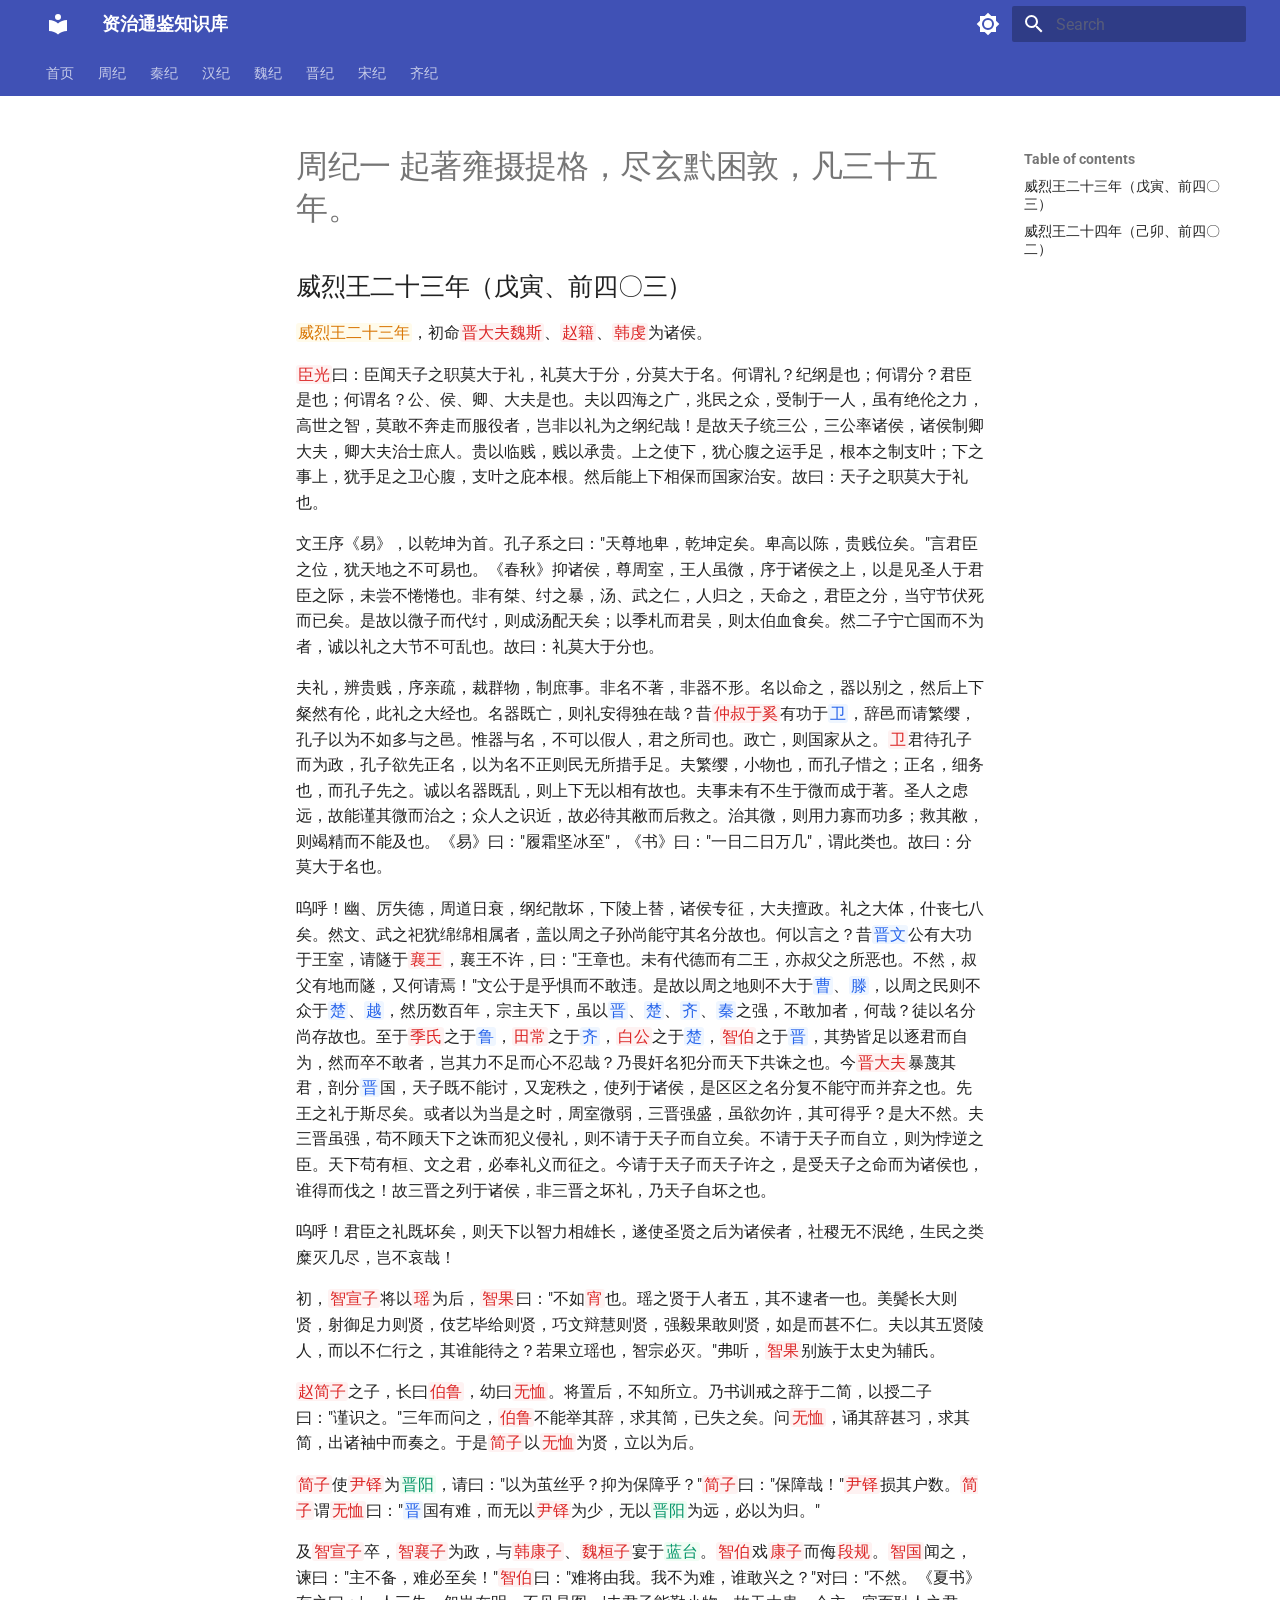
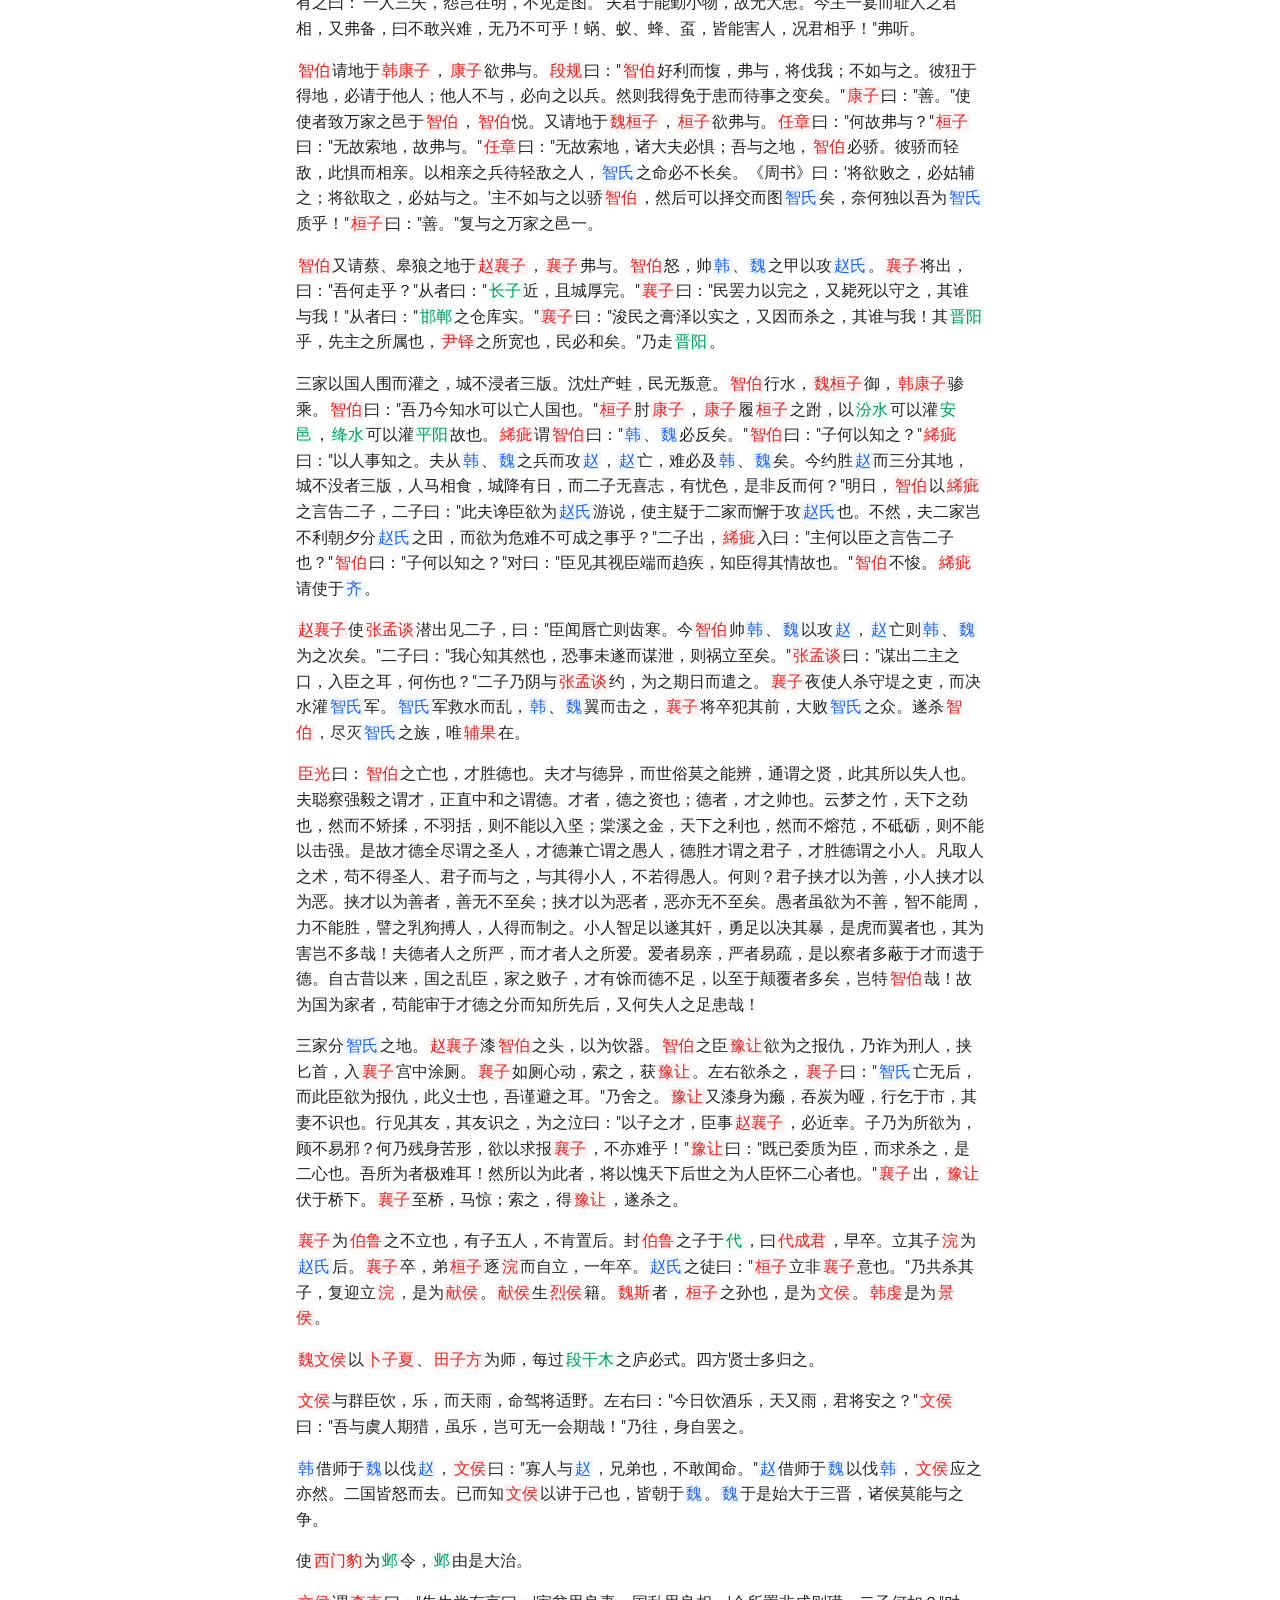
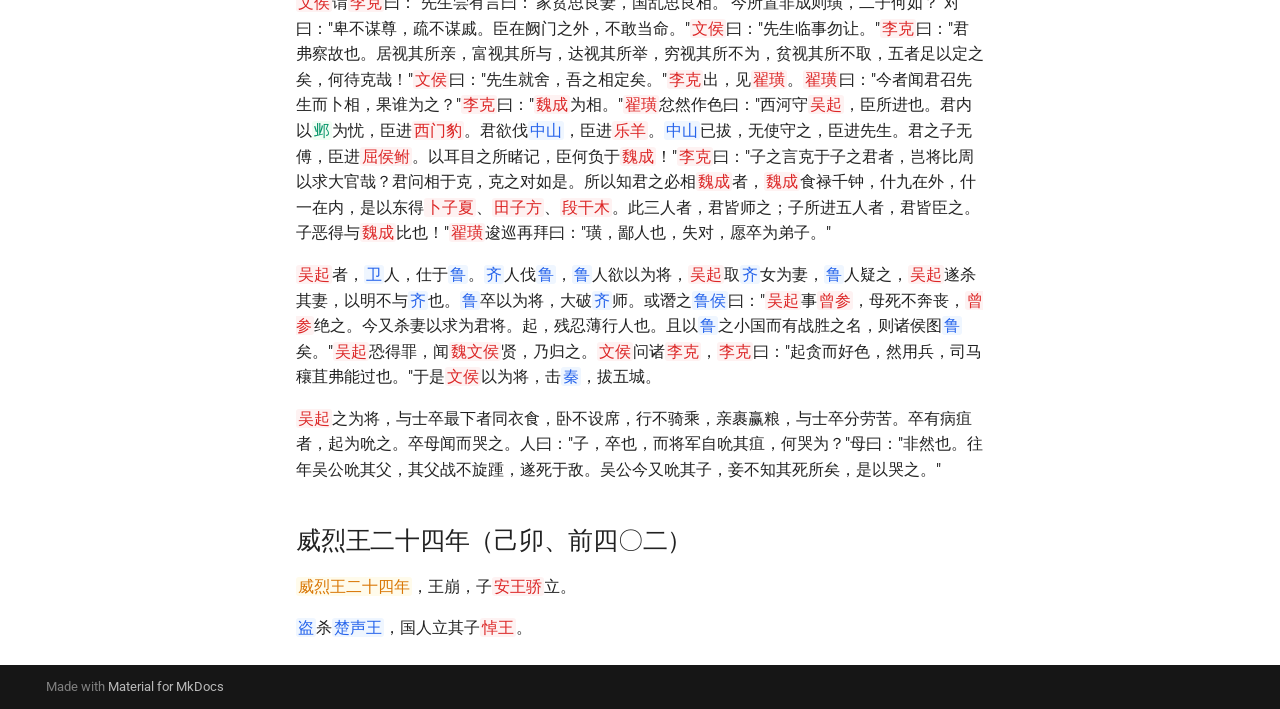
<file: chapters/zhou_ji_1_tagged/index.html>
<!doctype html>
<html lang="en" class="no-js">
  <head>
    
      <meta charset="utf-8">
      <meta name="viewport" content="width=device-width,initial-scale=1">
      
      
      
        <link rel="canonical" href="https://T0B1ER.github.io/zizhitongjian-fuke/chapters/zhou_ji_1_tagged/">
      
      
      
      
        
      
      
      <link rel="icon" href="../../assets/images/favicon.png">
      <meta name="generator" content="mkdocs-1.6.1, mkdocs-material-9.7.6">
    
    
      
        <title>周纪一 起著雍摄提格，尽玄黓困敦，凡三十五年。 - 资治通鉴知识库</title>
      
    
    
      <link rel="stylesheet" href="../../assets/stylesheets/main.484c7ddc.min.css">
      
        
        <link rel="stylesheet" href="../../assets/stylesheets/palette.ab4e12ef.min.css">
      
      


    
    
      
    
    
      
        
        
        <link rel="preconnect" href="https://fonts.gstatic.com" crossorigin>
        <link rel="stylesheet" href="https://fonts.googleapis.com/css?family=Roboto:300,300i,400,400i,700,700i%7CRoboto+Mono:400,400i,700,700i&display=fallback">
        <style>:root{--md-text-font:"Roboto";--md-code-font:"Roboto Mono"}</style>
      
    
    
      <link rel="stylesheet" href="../../stylesheets/extra.css">
    
    <script>__md_scope=new URL("../..",location),__md_hash=e=>[...e].reduce(((e,_)=>(e<<5)-e+_.charCodeAt(0)),0),__md_get=(e,_=localStorage,t=__md_scope)=>JSON.parse(_.getItem(t.pathname+"."+e)),__md_set=(e,_,t=localStorage,a=__md_scope)=>{try{t.setItem(a.pathname+"."+e,JSON.stringify(_))}catch(e){}}</script>
    
      

    
    
  </head>
  
  
    
    
      
    
    
    
    
    <body dir="ltr" data-md-color-scheme="default" data-md-color-primary="indigo" data-md-color-accent="indigo">
  
    
    <input class="md-toggle" data-md-toggle="drawer" type="checkbox" id="__drawer" autocomplete="off">
    <input class="md-toggle" data-md-toggle="search" type="checkbox" id="__search" autocomplete="off">
    <label class="md-overlay" for="__drawer"></label>
    <div data-md-component="skip">
      
        
        <a href="#_1" class="md-skip">
          Skip to content
        </a>
      
    </div>
    <div data-md-component="announce">
      
    </div>
    
    
      

<header class="md-header" data-md-component="header">
  <nav class="md-header__inner md-grid" aria-label="Header">
    <a href="../.." title="资治通鉴知识库" class="md-header__button md-logo" aria-label="资治通鉴知识库" data-md-component="logo">
      
  
  <svg xmlns="http://www.w3.org/2000/svg" viewBox="0 0 24 24"><path d="M12 8a3 3 0 0 0 3-3 3 3 0 0 0-3-3 3 3 0 0 0-3 3 3 3 0 0 0 3 3m0 3.54C9.64 9.35 6.5 8 3 8v11c3.5 0 6.64 1.35 9 3.54 2.36-2.19 5.5-3.54 9-3.54V8c-3.5 0-6.64 1.35-9 3.54"/></svg>

    </a>
    <label class="md-header__button md-icon" for="__drawer">
      
      <svg xmlns="http://www.w3.org/2000/svg" viewBox="0 0 24 24"><path d="M3 6h18v2H3zm0 5h18v2H3zm0 5h18v2H3z"/></svg>
    </label>
    <div class="md-header__title" data-md-component="header-title">
      <div class="md-header__ellipsis">
        <div class="md-header__topic">
          <span class="md-ellipsis">
            资治通鉴知识库
          </span>
        </div>
        <div class="md-header__topic" data-md-component="header-topic">
          <span class="md-ellipsis">
            
              周纪一 起著雍摄提格，尽玄黓困敦，凡三十五年。
            
          </span>
        </div>
      </div>
    </div>
    
      
        <form class="md-header__option" data-md-component="palette">
  
    
    
    
    <input class="md-option" data-md-color-media="" data-md-color-scheme="default" data-md-color-primary="indigo" data-md-color-accent="indigo"  aria-label="Switch to dark mode"  type="radio" name="__palette" id="__palette_0">
    
      <label class="md-header__button md-icon" title="Switch to dark mode" for="__palette_1" hidden>
        <svg xmlns="http://www.w3.org/2000/svg" viewBox="0 0 24 24"><path d="M12 8a4 4 0 0 0-4 4 4 4 0 0 0 4 4 4 4 0 0 0 4-4 4 4 0 0 0-4-4m0 10a6 6 0 0 1-6-6 6 6 0 0 1 6-6 6 6 0 0 1 6 6 6 6 0 0 1-6 6m8-9.31V4h-4.69L12 .69 8.69 4H4v4.69L.69 12 4 15.31V20h4.69L12 23.31 15.31 20H20v-4.69L23.31 12z"/></svg>
      </label>
    
  
    
    
    
    <input class="md-option" data-md-color-media="" data-md-color-scheme="slate" data-md-color-primary="indigo" data-md-color-accent="indigo"  aria-label="Switch to light mode"  type="radio" name="__palette" id="__palette_1">
    
      <label class="md-header__button md-icon" title="Switch to light mode" for="__palette_0" hidden>
        <svg xmlns="http://www.w3.org/2000/svg" viewBox="0 0 24 24"><path d="M12 18c-.89 0-1.74-.2-2.5-.55C11.56 16.5 13 14.42 13 12s-1.44-4.5-3.5-5.45C10.26 6.2 11.11 6 12 6a6 6 0 0 1 6 6 6 6 0 0 1-6 6m8-9.31V4h-4.69L12 .69 8.69 4H4v4.69L.69 12 4 15.31V20h4.69L12 23.31 15.31 20H20v-4.69L23.31 12z"/></svg>
      </label>
    
  
</form>
      
    
    
      <script>var palette=__md_get("__palette");if(palette&&palette.color){if("(prefers-color-scheme)"===palette.color.media){var media=matchMedia("(prefers-color-scheme: light)"),input=document.querySelector(media.matches?"[data-md-color-media='(prefers-color-scheme: light)']":"[data-md-color-media='(prefers-color-scheme: dark)']");palette.color.media=input.getAttribute("data-md-color-media"),palette.color.scheme=input.getAttribute("data-md-color-scheme"),palette.color.primary=input.getAttribute("data-md-color-primary"),palette.color.accent=input.getAttribute("data-md-color-accent")}for(var[key,value]of Object.entries(palette.color))document.body.setAttribute("data-md-color-"+key,value)}</script>
    
    
    
      
      
        <label class="md-header__button md-icon" for="__search">
          
          <svg xmlns="http://www.w3.org/2000/svg" viewBox="0 0 24 24"><path d="M9.5 3A6.5 6.5 0 0 1 16 9.5c0 1.61-.59 3.09-1.56 4.23l.27.27h.79l5 5-1.5 1.5-5-5v-.79l-.27-.27A6.52 6.52 0 0 1 9.5 16 6.5 6.5 0 0 1 3 9.5 6.5 6.5 0 0 1 9.5 3m0 2C7 5 5 7 5 9.5S7 14 9.5 14 14 12 14 9.5 12 5 9.5 5"/></svg>
        </label>
        <div class="md-search" data-md-component="search" role="dialog">
  <label class="md-search__overlay" for="__search"></label>
  <div class="md-search__inner" role="search">
    <form class="md-search__form" name="search">
      <input type="text" class="md-search__input" name="query" aria-label="Search" placeholder="Search" autocapitalize="off" autocorrect="off" autocomplete="off" spellcheck="false" data-md-component="search-query" required>
      <label class="md-search__icon md-icon" for="__search">
        
        <svg xmlns="http://www.w3.org/2000/svg" viewBox="0 0 24 24"><path d="M9.5 3A6.5 6.5 0 0 1 16 9.5c0 1.61-.59 3.09-1.56 4.23l.27.27h.79l5 5-1.5 1.5-5-5v-.79l-.27-.27A6.52 6.52 0 0 1 9.5 16 6.5 6.5 0 0 1 3 9.5 6.5 6.5 0 0 1 9.5 3m0 2C7 5 5 7 5 9.5S7 14 9.5 14 14 12 14 9.5 12 5 9.5 5"/></svg>
        
        <svg xmlns="http://www.w3.org/2000/svg" viewBox="0 0 24 24"><path d="M20 11v2H8l5.5 5.5-1.42 1.42L4.16 12l7.92-7.92L13.5 5.5 8 11z"/></svg>
      </label>
      <nav class="md-search__options" aria-label="Search">
        
        <button type="reset" class="md-search__icon md-icon" title="Clear" aria-label="Clear" tabindex="-1">
          
          <svg xmlns="http://www.w3.org/2000/svg" viewBox="0 0 24 24"><path d="M19 6.41 17.59 5 12 10.59 6.41 5 5 6.41 10.59 12 5 17.59 6.41 19 12 13.41 17.59 19 19 17.59 13.41 12z"/></svg>
        </button>
      </nav>
      
        <div class="md-search__suggest" data-md-component="search-suggest"></div>
      
    </form>
    <div class="md-search__output">
      <div class="md-search__scrollwrap" tabindex="0" data-md-scrollfix>
        <div class="md-search-result" data-md-component="search-result">
          <div class="md-search-result__meta">
            Initializing search
          </div>
          <ol class="md-search-result__list" role="presentation"></ol>
        </div>
      </div>
    </div>
  </div>
</div>
      
    
    
  </nav>
  
</header>
    
    <div class="md-container" data-md-component="container">
      
      
        
          
            
<nav class="md-tabs" aria-label="Tabs" data-md-component="tabs">
  <div class="md-grid">
    <ul class="md-tabs__list">
      
        
  
  
  
  
    <li class="md-tabs__item">
      <a href="../.." class="md-tabs__link">
        
  
  
    
  
  首页

      </a>
    </li>
  

      
        
  
  
  
  
    
    
      <li class="md-tabs__item">
        <a href="../周纪_1_tagged.md" class="md-tabs__link">
          
  
  
  周纪

        </a>
      </li>
    
  

      
        
  
  
  
  
    
    
      <li class="md-tabs__item">
        <a href="../秦纪_1_tagged.md" class="md-tabs__link">
          
  
  
  秦纪

        </a>
      </li>
    
  

      
        
  
  
  
  
    
    
      <li class="md-tabs__item">
        <a href="../汉纪_1_tagged.md" class="md-tabs__link">
          
  
  
  汉纪

        </a>
      </li>
    
  

      
        
  
  
  
  
    
    
      <li class="md-tabs__item">
        <a href="../魏纪_1_tagged.md" class="md-tabs__link">
          
  
  
  魏纪

        </a>
      </li>
    
  

      
        
  
  
  
  
    
    
      <li class="md-tabs__item">
        <a href="../晋纪_1_tagged.md" class="md-tabs__link">
          
  
  
  晋纪

        </a>
      </li>
    
  

      
        
  
  
  
  
    
    
      <li class="md-tabs__item">
        <a href="../宋纪_1_tagged.md" class="md-tabs__link">
          
  
  
  宋纪

        </a>
      </li>
    
  

      
        
  
  
  
  
    
    
      <li class="md-tabs__item">
        <a href="../齐纪_1_tagged.md" class="md-tabs__link">
          
  
  
  齐纪

        </a>
      </li>
    
  

      
    </ul>
  </div>
</nav>
          
        
      
      <main class="md-main" data-md-component="main">
        <div class="md-main__inner md-grid">
          
            
              
              <div class="md-sidebar md-sidebar--primary" data-md-component="sidebar" data-md-type="navigation" >
                <div class="md-sidebar__scrollwrap">
                  <div class="md-sidebar__inner">
                    


  


<nav class="md-nav md-nav--primary md-nav--lifted" aria-label="Navigation" data-md-level="0">
  <label class="md-nav__title" for="__drawer">
    <a href="../.." title="资治通鉴知识库" class="md-nav__button md-logo" aria-label="资治通鉴知识库" data-md-component="logo">
      
  
  <svg xmlns="http://www.w3.org/2000/svg" viewBox="0 0 24 24"><path d="M12 8a3 3 0 0 0 3-3 3 3 0 0 0-3-3 3 3 0 0 0-3 3 3 3 0 0 0 3 3m0 3.54C9.64 9.35 6.5 8 3 8v11c3.5 0 6.64 1.35 9 3.54 2.36-2.19 5.5-3.54 9-3.54V8c-3.5 0-6.64 1.35-9 3.54"/></svg>

    </a>
    资治通鉴知识库
  </label>
  
  <ul class="md-nav__list" data-md-scrollfix>
    
      
      
  
  
  
  
    <li class="md-nav__item">
      <a href="../.." class="md-nav__link">
        
  
  
  <span class="md-ellipsis">
    
  
    首页
  

    
  </span>
  
  

      </a>
    </li>
  

    
      
      
  
  
  
  
    
    
    
    
      
      
        
      
    
    
    <li class="md-nav__item md-nav__item--nested">
      
        
        
          
        
        <input class="md-nav__toggle md-toggle md-toggle--indeterminate" type="checkbox" id="__nav_2" >
        
          
          <label class="md-nav__link" for="__nav_2" id="__nav_2_label" tabindex="0">
            
  
  
  <span class="md-ellipsis">
    
  
    周纪
  

    
  </span>
  
  

            <span class="md-nav__icon md-icon"></span>
          </label>
        
        <nav class="md-nav" data-md-level="1" aria-labelledby="__nav_2_label" aria-expanded="false">
          <label class="md-nav__title" for="__nav_2">
            <span class="md-nav__icon md-icon"></span>
            
  
    周纪
  

          </label>
          <ul class="md-nav__list" data-md-scrollfix>
            
              
                
  
  
  
  
    <li class="md-nav__item">
      <a href="../周纪_1_tagged.md" class="md-nav__link">
        
  
  
  <span class="md-ellipsis">
    
  
    周纪1
  

    
  </span>
  
  

      </a>
    </li>
  

              
            
              
                
  
  
  
  
    <li class="md-nav__item">
      <a href="../周纪_2_tagged.md" class="md-nav__link">
        
  
  
  <span class="md-ellipsis">
    
  
    周纪2
  

    
  </span>
  
  

      </a>
    </li>
  

              
            
              
                
  
  
  
  
    <li class="md-nav__item">
      <a href="../周纪_3_tagged.md" class="md-nav__link">
        
  
  
  <span class="md-ellipsis">
    
  
    周纪3
  

    
  </span>
  
  

      </a>
    </li>
  

              
            
              
                
  
  
  
  
    <li class="md-nav__item">
      <a href="../周纪_4_tagged.md" class="md-nav__link">
        
  
  
  <span class="md-ellipsis">
    
  
    周纪4
  

    
  </span>
  
  

      </a>
    </li>
  

              
            
              
                
  
  
  
  
    <li class="md-nav__item">
      <a href="../周纪_5_tagged.md" class="md-nav__link">
        
  
  
  <span class="md-ellipsis">
    
  
    周纪5
  

    
  </span>
  
  

      </a>
    </li>
  

              
            
          </ul>
        </nav>
      
    </li>
  

    
      
      
  
  
  
  
    
    
    
    
      
      
        
      
    
    
    <li class="md-nav__item md-nav__item--nested">
      
        
        
          
        
        <input class="md-nav__toggle md-toggle md-toggle--indeterminate" type="checkbox" id="__nav_3" >
        
          
          <label class="md-nav__link" for="__nav_3" id="__nav_3_label" tabindex="0">
            
  
  
  <span class="md-ellipsis">
    
  
    秦纪
  

    
  </span>
  
  

            <span class="md-nav__icon md-icon"></span>
          </label>
        
        <nav class="md-nav" data-md-level="1" aria-labelledby="__nav_3_label" aria-expanded="false">
          <label class="md-nav__title" for="__nav_3">
            <span class="md-nav__icon md-icon"></span>
            
  
    秦纪
  

          </label>
          <ul class="md-nav__list" data-md-scrollfix>
            
              
                
  
  
  
  
    <li class="md-nav__item">
      <a href="../秦纪_1_tagged.md" class="md-nav__link">
        
  
  
  <span class="md-ellipsis">
    
  
    秦纪1
  

    
  </span>
  
  

      </a>
    </li>
  

              
            
              
                
  
  
  
  
    <li class="md-nav__item">
      <a href="../秦纪_2_tagged.md" class="md-nav__link">
        
  
  
  <span class="md-ellipsis">
    
  
    秦纪2
  

    
  </span>
  
  

      </a>
    </li>
  

              
            
              
                
  
  
  
  
    <li class="md-nav__item">
      <a href="../秦纪_3_tagged.md" class="md-nav__link">
        
  
  
  <span class="md-ellipsis">
    
  
    秦纪3
  

    
  </span>
  
  

      </a>
    </li>
  

              
            
              
                
  
  
  
  
    <li class="md-nav__item">
      <a href="../秦纪_4_tagged.md" class="md-nav__link">
        
  
  
  <span class="md-ellipsis">
    
  
    秦纪4
  

    
  </span>
  
  

      </a>
    </li>
  

              
            
              
                
  
  
  
  
    <li class="md-nav__item">
      <a href="../秦纪_5_tagged.md" class="md-nav__link">
        
  
  
  <span class="md-ellipsis">
    
  
    秦纪5
  

    
  </span>
  
  

      </a>
    </li>
  

              
            
              
                
  
  
  
  
    <li class="md-nav__item">
      <a href="../秦纪_6_tagged.md" class="md-nav__link">
        
  
  
  <span class="md-ellipsis">
    
  
    秦纪6
  

    
  </span>
  
  

      </a>
    </li>
  

              
            
          </ul>
        </nav>
      
    </li>
  

    
      
      
  
  
  
  
    
    
    
    
      
      
        
      
    
    
    <li class="md-nav__item md-nav__item--nested">
      
        
        
          
        
        <input class="md-nav__toggle md-toggle md-toggle--indeterminate" type="checkbox" id="__nav_4" >
        
          
          <label class="md-nav__link" for="__nav_4" id="__nav_4_label" tabindex="0">
            
  
  
  <span class="md-ellipsis">
    
  
    汉纪
  

    
  </span>
  
  

            <span class="md-nav__icon md-icon"></span>
          </label>
        
        <nav class="md-nav" data-md-level="1" aria-labelledby="__nav_4_label" aria-expanded="false">
          <label class="md-nav__title" for="__nav_4">
            <span class="md-nav__icon md-icon"></span>
            
  
    汉纪
  

          </label>
          <ul class="md-nav__list" data-md-scrollfix>
            
              
                
  
  
  
  
    <li class="md-nav__item">
      <a href="../汉纪_1_tagged.md" class="md-nav__link">
        
  
  
  <span class="md-ellipsis">
    
  
    汉纪1
  

    
  </span>
  
  

      </a>
    </li>
  

              
            
              
                
  
  
  
  
    <li class="md-nav__item">
      <a href="../汉纪_2_tagged.md" class="md-nav__link">
        
  
  
  <span class="md-ellipsis">
    
  
    汉纪2
  

    
  </span>
  
  

      </a>
    </li>
  

              
            
              
                
  
  
  
  
    <li class="md-nav__item">
      <a href="../汉纪_3_tagged.md" class="md-nav__link">
        
  
  
  <span class="md-ellipsis">
    
  
    汉纪3
  

    
  </span>
  
  

      </a>
    </li>
  

              
            
              
                
  
  
  
  
    <li class="md-nav__item">
      <a href="../汉纪_4_tagged.md" class="md-nav__link">
        
  
  
  <span class="md-ellipsis">
    
  
    汉纪4
  

    
  </span>
  
  

      </a>
    </li>
  

              
            
              
                
  
  
  
  
    <li class="md-nav__item">
      <a href="../汉纪_5_tagged.md" class="md-nav__link">
        
  
  
  <span class="md-ellipsis">
    
  
    汉纪5
  

    
  </span>
  
  

      </a>
    </li>
  

              
            
              
                
  
  
  
  
    <li class="md-nav__item">
      <a href="../汉纪_6_tagged.md" class="md-nav__link">
        
  
  
  <span class="md-ellipsis">
    
  
    汉纪6
  

    
  </span>
  
  

      </a>
    </li>
  

              
            
              
                
  
  
  
  
    <li class="md-nav__item">
      <a href="../汉纪_7_tagged.md" class="md-nav__link">
        
  
  
  <span class="md-ellipsis">
    
  
    汉纪7
  

    
  </span>
  
  

      </a>
    </li>
  

              
            
              
                
  
  
  
  
    <li class="md-nav__item">
      <a href="../汉纪_8_tagged.md" class="md-nav__link">
        
  
  
  <span class="md-ellipsis">
    
  
    汉纪8
  

    
  </span>
  
  

      </a>
    </li>
  

              
            
              
                
  
  
  
  
    <li class="md-nav__item">
      <a href="../汉纪_9_tagged.md" class="md-nav__link">
        
  
  
  <span class="md-ellipsis">
    
  
    汉纪9
  

    
  </span>
  
  

      </a>
    </li>
  

              
            
              
                
  
  
  
  
    <li class="md-nav__item">
      <a href="../汉纪_10_tagged.md" class="md-nav__link">
        
  
  
  <span class="md-ellipsis">
    
  
    汉纪10
  

    
  </span>
  
  

      </a>
    </li>
  

              
            
              
                
  
  
  
  
    <li class="md-nav__item">
      <a href="../汉纪_11_tagged.md" class="md-nav__link">
        
  
  
  <span class="md-ellipsis">
    
  
    汉纪11
  

    
  </span>
  
  

      </a>
    </li>
  

              
            
              
                
  
  
  
  
    <li class="md-nav__item">
      <a href="../汉纪_12_tagged.md" class="md-nav__link">
        
  
  
  <span class="md-ellipsis">
    
  
    汉纪12
  

    
  </span>
  
  

      </a>
    </li>
  

              
            
              
                
  
  
  
  
    <li class="md-nav__item">
      <a href="../汉纪_13_tagged.md" class="md-nav__link">
        
  
  
  <span class="md-ellipsis">
    
  
    汉纪13
  

    
  </span>
  
  

      </a>
    </li>
  

              
            
              
                
  
  
  
  
    <li class="md-nav__item">
      <a href="../汉纪_14_tagged.md" class="md-nav__link">
        
  
  
  <span class="md-ellipsis">
    
  
    汉纪14
  

    
  </span>
  
  

      </a>
    </li>
  

              
            
              
                
  
  
  
  
    <li class="md-nav__item">
      <a href="../汉纪_15_tagged.md" class="md-nav__link">
        
  
  
  <span class="md-ellipsis">
    
  
    汉纪15
  

    
  </span>
  
  

      </a>
    </li>
  

              
            
              
                
  
  
  
  
    <li class="md-nav__item">
      <a href="../汉纪_16_tagged.md" class="md-nav__link">
        
  
  
  <span class="md-ellipsis">
    
  
    汉纪16
  

    
  </span>
  
  

      </a>
    </li>
  

              
            
              
                
  
  
  
  
    <li class="md-nav__item">
      <a href="../汉纪_17_tagged.md" class="md-nav__link">
        
  
  
  <span class="md-ellipsis">
    
  
    汉纪17
  

    
  </span>
  
  

      </a>
    </li>
  

              
            
              
                
  
  
  
  
    <li class="md-nav__item">
      <a href="../汉纪_18_tagged.md" class="md-nav__link">
        
  
  
  <span class="md-ellipsis">
    
  
    汉纪18
  

    
  </span>
  
  

      </a>
    </li>
  

              
            
              
                
  
  
  
  
    <li class="md-nav__item">
      <a href="../汉纪_19_tagged.md" class="md-nav__link">
        
  
  
  <span class="md-ellipsis">
    
  
    汉纪19
  

    
  </span>
  
  

      </a>
    </li>
  

              
            
              
                
  
  
  
  
    <li class="md-nav__item">
      <a href="../汉纪_20_tagged.md" class="md-nav__link">
        
  
  
  <span class="md-ellipsis">
    
  
    汉纪20
  

    
  </span>
  
  

      </a>
    </li>
  

              
            
              
                
  
  
  
  
    <li class="md-nav__item">
      <a href="../汉纪_21_tagged.md" class="md-nav__link">
        
  
  
  <span class="md-ellipsis">
    
  
    汉纪21
  

    
  </span>
  
  

      </a>
    </li>
  

              
            
              
                
  
  
  
  
    <li class="md-nav__item">
      <a href="../汉纪_22_tagged.md" class="md-nav__link">
        
  
  
  <span class="md-ellipsis">
    
  
    汉纪22
  

    
  </span>
  
  

      </a>
    </li>
  

              
            
              
                
  
  
  
  
    <li class="md-nav__item">
      <a href="../汉纪_23_tagged.md" class="md-nav__link">
        
  
  
  <span class="md-ellipsis">
    
  
    汉纪23
  

    
  </span>
  
  

      </a>
    </li>
  

              
            
              
                
  
  
  
  
    <li class="md-nav__item">
      <a href="../汉纪_24_tagged.md" class="md-nav__link">
        
  
  
  <span class="md-ellipsis">
    
  
    汉纪24
  

    
  </span>
  
  

      </a>
    </li>
  

              
            
              
                
  
  
  
  
    <li class="md-nav__item">
      <a href="../汉纪_25_tagged.md" class="md-nav__link">
        
  
  
  <span class="md-ellipsis">
    
  
    汉纪25
  

    
  </span>
  
  

      </a>
    </li>
  

              
            
              
                
  
  
  
  
    <li class="md-nav__item">
      <a href="../汉纪_26_tagged.md" class="md-nav__link">
        
  
  
  <span class="md-ellipsis">
    
  
    汉纪26
  

    
  </span>
  
  

      </a>
    </li>
  

              
            
              
                
  
  
  
  
    <li class="md-nav__item">
      <a href="../汉纪_27_tagged.md" class="md-nav__link">
        
  
  
  <span class="md-ellipsis">
    
  
    汉纪27
  

    
  </span>
  
  

      </a>
    </li>
  

              
            
              
                
  
  
  
  
    <li class="md-nav__item">
      <a href="../汉纪_28_tagged.md" class="md-nav__link">
        
  
  
  <span class="md-ellipsis">
    
  
    汉纪28
  

    
  </span>
  
  

      </a>
    </li>
  

              
            
              
                
  
  
  
  
    <li class="md-nav__item">
      <a href="../汉纪_29_tagged.md" class="md-nav__link">
        
  
  
  <span class="md-ellipsis">
    
  
    汉纪29
  

    
  </span>
  
  

      </a>
    </li>
  

              
            
              
                
  
  
  
  
    <li class="md-nav__item">
      <a href="../汉纪_30_tagged.md" class="md-nav__link">
        
  
  
  <span class="md-ellipsis">
    
  
    汉纪30
  

    
  </span>
  
  

      </a>
    </li>
  

              
            
              
                
  
  
  
  
    <li class="md-nav__item">
      <a href="../汉纪_31_tagged.md" class="md-nav__link">
        
  
  
  <span class="md-ellipsis">
    
  
    汉纪31
  

    
  </span>
  
  

      </a>
    </li>
  

              
            
              
                
  
  
  
  
    <li class="md-nav__item">
      <a href="../汉纪_32_tagged.md" class="md-nav__link">
        
  
  
  <span class="md-ellipsis">
    
  
    汉纪32
  

    
  </span>
  
  

      </a>
    </li>
  

              
            
              
                
  
  
  
  
    <li class="md-nav__item">
      <a href="../汉纪_33_tagged.md" class="md-nav__link">
        
  
  
  <span class="md-ellipsis">
    
  
    汉纪33
  

    
  </span>
  
  

      </a>
    </li>
  

              
            
              
                
  
  
  
  
    <li class="md-nav__item">
      <a href="../汉纪_34_tagged.md" class="md-nav__link">
        
  
  
  <span class="md-ellipsis">
    
  
    汉纪34
  

    
  </span>
  
  

      </a>
    </li>
  

              
            
              
                
  
  
  
  
    <li class="md-nav__item">
      <a href="../汉纪_35_tagged.md" class="md-nav__link">
        
  
  
  <span class="md-ellipsis">
    
  
    汉纪35
  

    
  </span>
  
  

      </a>
    </li>
  

              
            
              
                
  
  
  
  
    <li class="md-nav__item">
      <a href="../汉纪_36_tagged.md" class="md-nav__link">
        
  
  
  <span class="md-ellipsis">
    
  
    汉纪36
  

    
  </span>
  
  

      </a>
    </li>
  

              
            
              
                
  
  
  
  
    <li class="md-nav__item">
      <a href="../汉纪_37_tagged.md" class="md-nav__link">
        
  
  
  <span class="md-ellipsis">
    
  
    汉纪37
  

    
  </span>
  
  

      </a>
    </li>
  

              
            
              
                
  
  
  
  
    <li class="md-nav__item">
      <a href="../汉纪_38_tagged.md" class="md-nav__link">
        
  
  
  <span class="md-ellipsis">
    
  
    汉纪38
  

    
  </span>
  
  

      </a>
    </li>
  

              
            
              
                
  
  
  
  
    <li class="md-nav__item">
      <a href="../汉纪_39_tagged.md" class="md-nav__link">
        
  
  
  <span class="md-ellipsis">
    
  
    汉纪39
  

    
  </span>
  
  

      </a>
    </li>
  

              
            
          </ul>
        </nav>
      
    </li>
  

    
      
      
  
  
  
  
    
    
    
    
      
      
        
      
    
    
    <li class="md-nav__item md-nav__item--nested">
      
        
        
          
        
        <input class="md-nav__toggle md-toggle md-toggle--indeterminate" type="checkbox" id="__nav_5" >
        
          
          <label class="md-nav__link" for="__nav_5" id="__nav_5_label" tabindex="0">
            
  
  
  <span class="md-ellipsis">
    
  
    魏纪
  

    
  </span>
  
  

            <span class="md-nav__icon md-icon"></span>
          </label>
        
        <nav class="md-nav" data-md-level="1" aria-labelledby="__nav_5_label" aria-expanded="false">
          <label class="md-nav__title" for="__nav_5">
            <span class="md-nav__icon md-icon"></span>
            
  
    魏纪
  

          </label>
          <ul class="md-nav__list" data-md-scrollfix>
            
              
                
  
  
  
  
    <li class="md-nav__item">
      <a href="../魏纪_1_tagged.md" class="md-nav__link">
        
  
  
  <span class="md-ellipsis">
    
  
    魏纪1
  

    
  </span>
  
  

      </a>
    </li>
  

              
            
              
                
  
  
  
  
    <li class="md-nav__item">
      <a href="../魏纪_2_tagged.md" class="md-nav__link">
        
  
  
  <span class="md-ellipsis">
    
  
    魏纪2
  

    
  </span>
  
  

      </a>
    </li>
  

              
            
              
                
  
  
  
  
    <li class="md-nav__item">
      <a href="../魏纪_3_tagged.md" class="md-nav__link">
        
  
  
  <span class="md-ellipsis">
    
  
    魏纪3
  

    
  </span>
  
  

      </a>
    </li>
  

              
            
              
                
  
  
  
  
    <li class="md-nav__item">
      <a href="../魏纪_4_tagged.md" class="md-nav__link">
        
  
  
  <span class="md-ellipsis">
    
  
    魏纪4
  

    
  </span>
  
  

      </a>
    </li>
  

              
            
              
                
  
  
  
  
    <li class="md-nav__item">
      <a href="../魏纪_5_tagged.md" class="md-nav__link">
        
  
  
  <span class="md-ellipsis">
    
  
    魏纪5
  

    
  </span>
  
  

      </a>
    </li>
  

              
            
              
                
  
  
  
  
    <li class="md-nav__item">
      <a href="../魏纪_6_tagged.md" class="md-nav__link">
        
  
  
  <span class="md-ellipsis">
    
  
    魏纪6
  

    
  </span>
  
  

      </a>
    </li>
  

              
            
              
                
  
  
  
  
    <li class="md-nav__item">
      <a href="../魏纪_7_tagged.md" class="md-nav__link">
        
  
  
  <span class="md-ellipsis">
    
  
    魏纪7
  

    
  </span>
  
  

      </a>
    </li>
  

              
            
              
                
  
  
  
  
    <li class="md-nav__item">
      <a href="../魏纪_8_tagged.md" class="md-nav__link">
        
  
  
  <span class="md-ellipsis">
    
  
    魏纪8
  

    
  </span>
  
  

      </a>
    </li>
  

              
            
              
                
  
  
  
  
    <li class="md-nav__item">
      <a href="../魏纪_9_tagged.md" class="md-nav__link">
        
  
  
  <span class="md-ellipsis">
    
  
    魏纪9
  

    
  </span>
  
  

      </a>
    </li>
  

              
            
              
                
  
  
  
  
    <li class="md-nav__item">
      <a href="../魏纪_10_tagged.md" class="md-nav__link">
        
  
  
  <span class="md-ellipsis">
    
  
    魏纪10
  

    
  </span>
  
  

      </a>
    </li>
  

              
            
          </ul>
        </nav>
      
    </li>
  

    
      
      
  
  
  
  
    
    
    
    
      
      
        
      
    
    
    <li class="md-nav__item md-nav__item--nested">
      
        
        
          
        
        <input class="md-nav__toggle md-toggle md-toggle--indeterminate" type="checkbox" id="__nav_6" >
        
          
          <label class="md-nav__link" for="__nav_6" id="__nav_6_label" tabindex="0">
            
  
  
  <span class="md-ellipsis">
    
  
    晋纪
  

    
  </span>
  
  

            <span class="md-nav__icon md-icon"></span>
          </label>
        
        <nav class="md-nav" data-md-level="1" aria-labelledby="__nav_6_label" aria-expanded="false">
          <label class="md-nav__title" for="__nav_6">
            <span class="md-nav__icon md-icon"></span>
            
  
    晋纪
  

          </label>
          <ul class="md-nav__list" data-md-scrollfix>
            
              
                
  
  
  
  
    <li class="md-nav__item">
      <a href="../晋纪_1_tagged.md" class="md-nav__link">
        
  
  
  <span class="md-ellipsis">
    
  
    晋纪1
  

    
  </span>
  
  

      </a>
    </li>
  

              
            
              
                
  
  
  
  
    <li class="md-nav__item">
      <a href="../晋纪_2_tagged.md" class="md-nav__link">
        
  
  
  <span class="md-ellipsis">
    
  
    晋纪2
  

    
  </span>
  
  

      </a>
    </li>
  

              
            
              
                
  
  
  
  
    <li class="md-nav__item">
      <a href="../晋纪_3_tagged.md" class="md-nav__link">
        
  
  
  <span class="md-ellipsis">
    
  
    晋纪3
  

    
  </span>
  
  

      </a>
    </li>
  

              
            
              
                
  
  
  
  
    <li class="md-nav__item">
      <a href="../晋纪_4_tagged.md" class="md-nav__link">
        
  
  
  <span class="md-ellipsis">
    
  
    晋纪4
  

    
  </span>
  
  

      </a>
    </li>
  

              
            
              
                
  
  
  
  
    <li class="md-nav__item">
      <a href="../晋纪_5_tagged.md" class="md-nav__link">
        
  
  
  <span class="md-ellipsis">
    
  
    晋纪5
  

    
  </span>
  
  

      </a>
    </li>
  

              
            
              
                
  
  
  
  
    <li class="md-nav__item">
      <a href="../晋纪_6_tagged.md" class="md-nav__link">
        
  
  
  <span class="md-ellipsis">
    
  
    晋纪6
  

    
  </span>
  
  

      </a>
    </li>
  

              
            
              
                
  
  
  
  
    <li class="md-nav__item">
      <a href="../晋纪_7_tagged.md" class="md-nav__link">
        
  
  
  <span class="md-ellipsis">
    
  
    晋纪7
  

    
  </span>
  
  

      </a>
    </li>
  

              
            
              
                
  
  
  
  
    <li class="md-nav__item">
      <a href="../晋纪_8_tagged.md" class="md-nav__link">
        
  
  
  <span class="md-ellipsis">
    
  
    晋纪8
  

    
  </span>
  
  

      </a>
    </li>
  

              
            
              
                
  
  
  
  
    <li class="md-nav__item">
      <a href="../晋纪_9_tagged.md" class="md-nav__link">
        
  
  
  <span class="md-ellipsis">
    
  
    晋纪9
  

    
  </span>
  
  

      </a>
    </li>
  

              
            
              
                
  
  
  
  
    <li class="md-nav__item">
      <a href="../晋纪_10_tagged.md" class="md-nav__link">
        
  
  
  <span class="md-ellipsis">
    
  
    晋纪10
  

    
  </span>
  
  

      </a>
    </li>
  

              
            
              
                
  
  
  
  
    <li class="md-nav__item">
      <a href="../晋纪_11_tagged.md" class="md-nav__link">
        
  
  
  <span class="md-ellipsis">
    
  
    晋纪11
  

    
  </span>
  
  

      </a>
    </li>
  

              
            
              
                
  
  
  
  
    <li class="md-nav__item">
      <a href="../晋纪_12_tagged.md" class="md-nav__link">
        
  
  
  <span class="md-ellipsis">
    
  
    晋纪12
  

    
  </span>
  
  

      </a>
    </li>
  

              
            
              
                
  
  
  
  
    <li class="md-nav__item">
      <a href="../晋纪_13_tagged.md" class="md-nav__link">
        
  
  
  <span class="md-ellipsis">
    
  
    晋纪13
  

    
  </span>
  
  

      </a>
    </li>
  

              
            
              
                
  
  
  
  
    <li class="md-nav__item">
      <a href="../晋纪_14_tagged.md" class="md-nav__link">
        
  
  
  <span class="md-ellipsis">
    
  
    晋纪14
  

    
  </span>
  
  

      </a>
    </li>
  

              
            
              
                
  
  
  
  
    <li class="md-nav__item">
      <a href="../晋纪_15_tagged.md" class="md-nav__link">
        
  
  
  <span class="md-ellipsis">
    
  
    晋纪15
  

    
  </span>
  
  

      </a>
    </li>
  

              
            
              
                
  
  
  
  
    <li class="md-nav__item">
      <a href="../晋纪_16_tagged.md" class="md-nav__link">
        
  
  
  <span class="md-ellipsis">
    
  
    晋纪16
  

    
  </span>
  
  

      </a>
    </li>
  

              
            
              
                
  
  
  
  
    <li class="md-nav__item">
      <a href="../晋纪_17_tagged.md" class="md-nav__link">
        
  
  
  <span class="md-ellipsis">
    
  
    晋纪17
  

    
  </span>
  
  

      </a>
    </li>
  

              
            
              
                
  
  
  
  
    <li class="md-nav__item">
      <a href="../晋纪_18_tagged.md" class="md-nav__link">
        
  
  
  <span class="md-ellipsis">
    
  
    晋纪18
  

    
  </span>
  
  

      </a>
    </li>
  

              
            
              
                
  
  
  
  
    <li class="md-nav__item">
      <a href="../晋纪_19_tagged.md" class="md-nav__link">
        
  
  
  <span class="md-ellipsis">
    
  
    晋纪19
  

    
  </span>
  
  

      </a>
    </li>
  

              
            
              
                
  
  
  
  
    <li class="md-nav__item">
      <a href="../晋纪_20_tagged.md" class="md-nav__link">
        
  
  
  <span class="md-ellipsis">
    
  
    晋纪20
  

    
  </span>
  
  

      </a>
    </li>
  

              
            
          </ul>
        </nav>
      
    </li>
  

    
      
      
  
  
  
  
    
    
    
    
      
      
        
      
    
    
    <li class="md-nav__item md-nav__item--nested">
      
        
        
          
        
        <input class="md-nav__toggle md-toggle md-toggle--indeterminate" type="checkbox" id="__nav_7" >
        
          
          <label class="md-nav__link" for="__nav_7" id="__nav_7_label" tabindex="0">
            
  
  
  <span class="md-ellipsis">
    
  
    宋纪
  

    
  </span>
  
  

            <span class="md-nav__icon md-icon"></span>
          </label>
        
        <nav class="md-nav" data-md-level="1" aria-labelledby="__nav_7_label" aria-expanded="false">
          <label class="md-nav__title" for="__nav_7">
            <span class="md-nav__icon md-icon"></span>
            
  
    宋纪
  

          </label>
          <ul class="md-nav__list" data-md-scrollfix>
            
              
                
  
  
  
  
    <li class="md-nav__item">
      <a href="../宋纪_1_tagged.md" class="md-nav__link">
        
  
  
  <span class="md-ellipsis">
    
  
    宋纪1
  

    
  </span>
  
  

      </a>
    </li>
  

              
            
              
                
  
  
  
  
    <li class="md-nav__item">
      <a href="../宋纪_2_tagged.md" class="md-nav__link">
        
  
  
  <span class="md-ellipsis">
    
  
    宋纪2
  

    
  </span>
  
  

      </a>
    </li>
  

              
            
              
                
  
  
  
  
    <li class="md-nav__item">
      <a href="../宋纪_3_tagged.md" class="md-nav__link">
        
  
  
  <span class="md-ellipsis">
    
  
    宋纪3
  

    
  </span>
  
  

      </a>
    </li>
  

              
            
              
                
  
  
  
  
    <li class="md-nav__item">
      <a href="../宋纪_4_tagged.md" class="md-nav__link">
        
  
  
  <span class="md-ellipsis">
    
  
    宋纪4
  

    
  </span>
  
  

      </a>
    </li>
  

              
            
              
                
  
  
  
  
    <li class="md-nav__item">
      <a href="../宋纪_5_tagged.md" class="md-nav__link">
        
  
  
  <span class="md-ellipsis">
    
  
    宋纪5
  

    
  </span>
  
  

      </a>
    </li>
  

              
            
              
                
  
  
  
  
    <li class="md-nav__item">
      <a href="../宋纪_6_tagged.md" class="md-nav__link">
        
  
  
  <span class="md-ellipsis">
    
  
    宋纪6
  

    
  </span>
  
  

      </a>
    </li>
  

              
            
              
                
  
  
  
  
    <li class="md-nav__item">
      <a href="../宋纪_7_tagged.md" class="md-nav__link">
        
  
  
  <span class="md-ellipsis">
    
  
    宋纪7
  

    
  </span>
  
  

      </a>
    </li>
  

              
            
              
                
  
  
  
  
    <li class="md-nav__item">
      <a href="../宋纪_8_tagged.md" class="md-nav__link">
        
  
  
  <span class="md-ellipsis">
    
  
    宋纪8
  

    
  </span>
  
  

      </a>
    </li>
  

              
            
              
                
  
  
  
  
    <li class="md-nav__item">
      <a href="../宋纪_9_tagged.md" class="md-nav__link">
        
  
  
  <span class="md-ellipsis">
    
  
    宋纪9
  

    
  </span>
  
  

      </a>
    </li>
  

              
            
              
                
  
  
  
  
    <li class="md-nav__item">
      <a href="../宋纪_10_tagged.md" class="md-nav__link">
        
  
  
  <span class="md-ellipsis">
    
  
    宋纪10
  

    
  </span>
  
  

      </a>
    </li>
  

              
            
          </ul>
        </nav>
      
    </li>
  

    
      
      
  
  
  
  
    
    
    
    
      
      
        
      
    
    
    <li class="md-nav__item md-nav__item--nested">
      
        
        
          
        
        <input class="md-nav__toggle md-toggle md-toggle--indeterminate" type="checkbox" id="__nav_8" >
        
          
          <label class="md-nav__link" for="__nav_8" id="__nav_8_label" tabindex="0">
            
  
  
  <span class="md-ellipsis">
    
  
    齐纪
  

    
  </span>
  
  

            <span class="md-nav__icon md-icon"></span>
          </label>
        
        <nav class="md-nav" data-md-level="1" aria-labelledby="__nav_8_label" aria-expanded="false">
          <label class="md-nav__title" for="__nav_8">
            <span class="md-nav__icon md-icon"></span>
            
  
    齐纪
  

          </label>
          <ul class="md-nav__list" data-md-scrollfix>
            
              
                
  
  
  
  
    <li class="md-nav__item">
      <a href="../齐纪_1_tagged.md" class="md-nav__link">
        
  
  
  <span class="md-ellipsis">
    
  
    齐纪1
  

    
  </span>
  
  

      </a>
    </li>
  

              
            
              
                
  
  
  
  
    <li class="md-nav__item">
      <a href="../齐纪_2_tagged.md" class="md-nav__link">
        
  
  
  <span class="md-ellipsis">
    
  
    齐纪2
  

    
  </span>
  
  

      </a>
    </li>
  

              
            
              
                
  
  
  
  
    <li class="md-nav__item">
      <a href="../齐纪_3_tagged.md" class="md-nav__link">
        
  
  
  <span class="md-ellipsis">
    
  
    齐纪3
  

    
  </span>
  
  

      </a>
    </li>
  

              
            
              
                
  
  
  
  
    <li class="md-nav__item">
      <a href="../齐纪_4_tagged.md" class="md-nav__link">
        
  
  
  <span class="md-ellipsis">
    
  
    齐纪4
  

    
  </span>
  
  

      </a>
    </li>
  

              
            
              
                
  
  
  
  
    <li class="md-nav__item">
      <a href="../齐纪_5_tagged.md" class="md-nav__link">
        
  
  
  <span class="md-ellipsis">
    
  
    齐纪5
  

    
  </span>
  
  

      </a>
    </li>
  

              
            
              
                
  
  
  
  
    <li class="md-nav__item">
      <a href="../齐纪_6_tagged.md" class="md-nav__link">
        
  
  
  <span class="md-ellipsis">
    
  
    齐纪6
  

    
  </span>
  
  

      </a>
    </li>
  

              
            
              
                
  
  
  
  
    <li class="md-nav__item">
      <a href="../齐纪_7_tagged.md" class="md-nav__link">
        
  
  
  <span class="md-ellipsis">
    
  
    齐纪7
  

    
  </span>
  
  

      </a>
    </li>
  

              
            
              
                
  
  
  
  
    <li class="md-nav__item">
      <a href="../齐纪_8_tagged.md" class="md-nav__link">
        
  
  
  <span class="md-ellipsis">
    
  
    齐纪8
  

    
  </span>
  
  

      </a>
    </li>
  

              
            
              
                
  
  
  
  
    <li class="md-nav__item">
      <a href="../齐纪_9_tagged.md" class="md-nav__link">
        
  
  
  <span class="md-ellipsis">
    
  
    齐纪9
  

    
  </span>
  
  

      </a>
    </li>
  

              
            
              
                
  
  
  
  
    <li class="md-nav__item">
      <a href="../齐纪_10_tagged.md" class="md-nav__link">
        
  
  
  <span class="md-ellipsis">
    
  
    齐纪10
  

    
  </span>
  
  

      </a>
    </li>
  

              
            
          </ul>
        </nav>
      
    </li>
  

    
  </ul>
</nav>
                  </div>
                </div>
              </div>
            
            
              
              <div class="md-sidebar md-sidebar--secondary" data-md-component="sidebar" data-md-type="toc" >
                <div class="md-sidebar__scrollwrap">
                  <div class="md-sidebar__inner">
                    

<nav class="md-nav md-nav--secondary" aria-label="Table of contents">
  
  
  
    
  
  
    <label class="md-nav__title" for="__toc">
      <span class="md-nav__icon md-icon"></span>
      Table of contents
    </label>
    <ul class="md-nav__list" data-md-component="toc" data-md-scrollfix>
      
        <li class="md-nav__item">
  <a href="#_2" class="md-nav__link">
    <span class="md-ellipsis">
      
        威烈王二十三年（戊寅、前四〇三）
      
    </span>
  </a>
  
</li>
      
        <li class="md-nav__item">
  <a href="#_3" class="md-nav__link">
    <span class="md-ellipsis">
      
        威烈王二十四年（己卯、前四〇二）
      
    </span>
  </a>
  
</li>
      
    </ul>
  
</nav>
                  </div>
                </div>
              </div>
            
          
          
            <div class="md-content" data-md-component="content">
              
              <article class="md-content__inner md-typeset">
                
                  



<h1 id="_1">周纪一 起著雍摄提格，尽玄黓困敦，凡三十五年。</h1>
<h2 id="_2">威烈王二十三年（戊寅、前四〇三）</h2>
<p><span class="entity-year">威烈王二十三年</span>，初命<span class="entity-person">晋大夫魏斯</span>、<span class="entity-person">赵籍</span>、<span class="entity-person">韩虔</span>为诸侯。</p>
<p><span class="entity-person">臣光</span>曰：臣闻天子之职莫大于礼，礼莫大于分，分莫大于名。何谓礼？纪纲是也；何谓分？君臣是也；何谓名？公、侯、卿、大夫是也。夫以四海之广，兆民之众，受制于一人，虽有绝伦之力，高世之智，莫敢不奔走而服役者，岂非以礼为之纲纪哉！是故天子统三公，三公率诸侯，诸侯制卿大夫，卿大夫治士庶人。贵以临贱，贱以承贵。上之使下，犹心腹之运手足，根本之制支叶；下之事上，犹手足之卫心腹，支叶之庇本根。然后能上下相保而国家治安。故曰：天子之职莫大于礼也。</p>
<p>文王序《易》，以乾坤为首。孔子系之曰："天尊地卑，乾坤定矣。卑高以陈，贵贱位矣。"言君臣之位，犹天地之不可易也。《春秋》抑诸侯，尊周室，王人虽微，序于诸侯之上，以是见圣人于君臣之际，未尝不惓惓也。非有桀、纣之暴，汤、武之仁，人归之，天命之，君臣之分，当守节伏死而已矣。是故以微子而代纣，则成汤配天矣；以季札而君吴，则太伯血食矣。然二子宁亡国而不为者，诚以礼之大节不可乱也。故曰：礼莫大于分也。</p>
<p>夫礼，辨贵贱，序亲疏，裁群物，制庶事。非名不著，非器不形。名以命之，器以别之，然后上下粲然有伦，此礼之大经也。名器既亡，则礼安得独在哉？昔<span class="entity-person">仲叔于奚</span>有功于<span class="entity-country">卫</span>，辞邑而请繁缨，孔子以为不如多与之邑。惟器与名，不可以假人，君之所司也。政亡，则国家从之。<span class="entity-person">卫</span>君待孔子而为政，孔子欲先正名，以为名不正则民无所措手足。夫繁缨，小物也，而孔子惜之；正名，细务也，而孔子先之。诚以名器既乱，则上下无以相有故也。夫事未有不生于微而成于著。圣人之虑远，故能谨其微而治之；众人之识近，故必待其敝而后救之。治其微，则用力寡而功多；救其敝，则竭精而不能及也。《易》曰："履霜坚冰至"，《书》曰："一日二日万几"，谓此类也。故曰：分莫大于名也。</p>
<p>呜呼！幽、厉失德，周道日衰，纲纪散坏，下陵上替，诸侯专征，大夫擅政。礼之大体，什丧七八矣。然文、武之祀犹绵绵相属者，盖以周之子孙尚能守其名分故也。何以言之？昔<span class="entity-country">晋文</span>公有大功于王室，请隧于<span class="entity-person">襄王</span>，襄王不许，曰："王章也。未有代德而有二王，亦叔父之所恶也。不然，叔父有地而隧，又何请焉！"文公于是乎惧而不敢违。是故以周之地则不大于<span class="entity-country">曹</span>、<span class="entity-country">滕</span>，以周之民则不众于<span class="entity-country">楚</span>、<span class="entity-country">越</span>，然历数百年，宗主天下，虽以<span class="entity-country">晋</span>、<span class="entity-country">楚</span>、<span class="entity-country">齐</span>、<span class="entity-country">秦</span>之强，不敢加者，何哉？徒以名分尚存故也。至于<span class="entity-person">季氏</span>之于<span class="entity-country">鲁</span>，<span class="entity-person">田常</span>之于<span class="entity-country">齐</span>，<span class="entity-person">白公</span>之于<span class="entity-country">楚</span>，<span class="entity-person">智伯</span>之于<span class="entity-country">晋</span>，其势皆足以逐君而自为，然而卒不敢者，岂其力不足而心不忍哉？乃畏奸名犯分而天下共诛之也。今<span class="entity-person">晋大夫</span>暴蔑其君，剖分<span class="entity-country">晋</span>国，天子既不能讨，又宠秩之，使列于诸侯，是区区之名分复不能守而并弃之也。先王之礼于斯尽矣。或者以为当是之时，周室微弱，三晋强盛，虽欲勿许，其可得乎？是大不然。夫三晋虽强，苟不顾天下之诛而犯义侵礼，则不请于天子而自立矣。不请于天子而自立，则为悖逆之臣。天下苟有桓、文之君，必奉礼义而征之。今请于天子而天子许之，是受天子之命而为诸侯也，谁得而伐之！故三晋之列于诸侯，非三晋之坏礼，乃天子自坏之也。</p>
<p>呜呼！君臣之礼既坏矣，则天下以智力相雄长，遂使圣贤之后为诸侯者，社稷无不泯绝，生民之类糜灭几尽，岂不哀哉！</p>
<p>初，<span class="entity-person">智宣子</span>将以<span class="entity-person">瑶</span>为后，<span class="entity-person">智果</span>曰："不如<span class="entity-person">宵</span>也。瑶之贤于人者五，其不逮者一也。美鬓长大则贤，射御足力则贤，伎艺毕给则贤，巧文辩慧则贤，强毅果敢则贤，如是而甚不仁。夫以其五贤陵人，而以不仁行之，其谁能待之？若果立瑶也，智宗必灭。"弗听，<span class="entity-person">智果</span>别族于太史为辅氏。</p>
<p><span class="entity-person">赵简子</span>之子，长曰<span class="entity-person">伯鲁</span>，幼曰<span class="entity-person">无恤</span>。将置后，不知所立。乃书训戒之辞于二简，以授二子曰："谨识之。"三年而问之，<span class="entity-person">伯鲁</span>不能举其辞，求其简，已失之矣。问<span class="entity-person">无恤</span>，诵其辞甚习，求其简，出诸袖中而奏之。于是<span class="entity-person">简子</span>以<span class="entity-person">无恤</span>为贤，立以为后。</p>
<p><span class="entity-person">简子</span>使<span class="entity-person">尹铎</span>为<span class="entity-place">晋阳</span>，请曰："以为茧丝乎？抑为保障乎？"<span class="entity-person">简子</span>曰："保障哉！"<span class="entity-person">尹铎</span>损其户数。<span class="entity-person">简子</span>谓<span class="entity-person">无恤</span>曰："<span class="entity-country">晋</span>国有难，而无以<span class="entity-person">尹铎</span>为少，无以<span class="entity-place">晋阳</span>为远，必以为归。"</p>
<p>及<span class="entity-person">智宣子</span>卒，<span class="entity-person">智襄子</span>为政，与<span class="entity-person">韩康子</span>、<span class="entity-person">魏桓子</span>宴于<span class="entity-place">蓝台</span>。<span class="entity-person">智伯</span>戏<span class="entity-person">康子</span>而侮<span class="entity-person">段规</span>。<span class="entity-person">智国</span>闻之，谏曰："主不备，难必至矣！"<span class="entity-person">智伯</span>曰："难将由我。我不为难，谁敢兴之？"对曰："不然。《夏书》有之曰：'一人三失，怨岂在明，不见是图。'夫君子能勤小物，故无大患。今主一宴而耻人之君相，又弗备，曰不敢兴难，无乃不可乎！蜹、蚁、蜂、虿，皆能害人，况君相乎！"弗听。</p>
<p><span class="entity-person">智伯</span>请地于<span class="entity-person">韩康子</span>，<span class="entity-person">康子</span>欲弗与。<span class="entity-person">段规</span>曰："<span class="entity-person">智伯</span>好利而愎，弗与，将伐我；不如与之。彼狃于得地，必请于他人；他人不与，必向之以兵。然则我得免于患而待事之变矣。"<span class="entity-person">康子</span>曰："善。"使使者致万家之邑于<span class="entity-person">智伯</span>，<span class="entity-person">智伯</span>悦。又请地于<span class="entity-person">魏桓子</span>，<span class="entity-person">桓子</span>欲弗与。<span class="entity-person">任章</span>曰："何故弗与？"<span class="entity-person">桓子</span>曰："无故索地，故弗与。"<span class="entity-person">任章</span>曰："无故索地，诸大夫必惧；吾与之地，<span class="entity-person">智伯</span>必骄。彼骄而轻敌，此惧而相亲。以相亲之兵待轻敌之人，<span class="entity-country">智氏</span>之命必不长矣。《周书》曰：'将欲败之，必姑辅之；将欲取之，必姑与之。'主不如与之以骄<span class="entity-person">智伯</span>，然后可以择交而图<span class="entity-country">智氏</span>矣，奈何独以吾为<span class="entity-country">智氏</span>质乎！"<span class="entity-person">桓子</span>曰："善。"复与之万家之邑一。</p>
<p><span class="entity-person">智伯</span>又请蔡、皋狼之地于<span class="entity-person">赵襄子</span>，<span class="entity-person">襄子</span>弗与。<span class="entity-person">智伯</span>怒，帅<span class="entity-country">韩</span>、<span class="entity-country">魏</span>之甲以攻<span class="entity-country">赵氏</span>。<span class="entity-person">襄子</span>将出，曰："吾何走乎？"从者曰："<span class="entity-place">长子</span>近，且城厚完。"<span class="entity-person">襄子</span>曰："民罢力以完之，又毙死以守之，其谁与我！"从者曰："<span class="entity-place">邯郸</span>之仓库实。"<span class="entity-person">襄子</span>曰："浚民之膏泽以实之，又因而杀之，其谁与我！其<span class="entity-place">晋阳</span>乎，先主之所属也，<span class="entity-person">尹铎</span>之所宽也，民必和矣。"乃走<span class="entity-place">晋阳</span>。</p>
<p>三家以国人围而灌之，城不浸者三版。沈灶产蛙，民无叛意。<span class="entity-person">智伯</span>行水，<span class="entity-person">魏桓子</span>御，<span class="entity-person">韩康子</span>骖乘。<span class="entity-person">智伯</span>曰："吾乃今知水可以亡人国也。"<span class="entity-person">桓子</span>肘<span class="entity-person">康子</span>，<span class="entity-person">康子</span>履<span class="entity-person">桓子</span>之跗，以<span class="entity-place">汾水</span>可以灌<span class="entity-place">安邑</span>，<span class="entity-place">绛水</span>可以灌<span class="entity-place">平阳</span>故也。<span class="entity-person">絺疵</span>谓<span class="entity-person">智伯</span>曰："<span class="entity-country">韩</span>、<span class="entity-country">魏</span>必反矣。"<span class="entity-person">智伯</span>曰："子何以知之？"<span class="entity-person">絺疵</span>曰："以人事知之。夫从<span class="entity-country">韩</span>、<span class="entity-country">魏</span>之兵而攻<span class="entity-country">赵</span>，<span class="entity-country">赵</span>亡，难必及<span class="entity-country">韩</span>、<span class="entity-country">魏</span>矣。今约胜<span class="entity-country">赵</span>而三分其地，城不没者三版，人马相食，城降有日，而二子无喜志，有忧色，是非反而何？"明日，<span class="entity-person">智伯</span>以<span class="entity-person">絺疵</span>之言告二子，二子曰："此夫谗臣欲为<span class="entity-country">赵氏</span>游说，使主疑于二家而懈于攻<span class="entity-country">赵氏</span>也。不然，夫二家岂不利朝夕分<span class="entity-country">赵氏</span>之田，而欲为危难不可成之事乎？"二子出，<span class="entity-person">絺疵</span>入曰："主何以臣之言告二子也？"<span class="entity-person">智伯</span>曰："子何以知之？"对曰："臣见其视臣端而趋疾，知臣得其情故也。"<span class="entity-person">智伯</span>不悛。<span class="entity-person">絺疵</span>请使于<span class="entity-country">齐</span>。</p>
<p><span class="entity-person">赵襄子</span>使<span class="entity-person">张孟谈</span>潜出见二子，曰："臣闻唇亡则齿寒。今<span class="entity-person">智伯</span>帅<span class="entity-country">韩</span>、<span class="entity-country">魏</span>以攻<span class="entity-country">赵</span>，<span class="entity-country">赵</span>亡则<span class="entity-country">韩</span>、<span class="entity-country">魏</span>为之次矣。"二子曰："我心知其然也，恐事未遂而谋泄，则祸立至矣。"<span class="entity-person">张孟谈</span>曰："谋出二主之口，入臣之耳，何伤也？"二子乃阴与<span class="entity-person">张孟谈</span>约，为之期日而遣之。<span class="entity-person">襄子</span>夜使人杀守堤之吏，而决水灌<span class="entity-country">智氏</span>军。<span class="entity-country">智氏</span>军救水而乱，<span class="entity-country">韩</span>、<span class="entity-country">魏</span>翼而击之，<span class="entity-person">襄子</span>将卒犯其前，大败<span class="entity-country">智氏</span>之众。遂杀<span class="entity-person">智伯</span>，尽灭<span class="entity-country">智氏</span>之族，唯<span class="entity-person">辅果</span>在。</p>
<p><span class="entity-person">臣光</span>曰：<span class="entity-person">智伯</span>之亡也，才胜德也。夫才与德异，而世俗莫之能辨，通谓之贤，此其所以失人也。夫聪察强毅之谓才，正直中和之谓德。才者，德之资也；德者，才之帅也。云梦之竹，天下之劲也，然而不矫揉，不羽括，则不能以入坚；棠溪之金，天下之利也，然而不熔范，不砥砺，则不能以击强。是故才德全尽谓之圣人，才德兼亡谓之愚人，德胜才谓之君子，才胜德谓之小人。凡取人之术，苟不得圣人、君子而与之，与其得小人，不若得愚人。何则？君子挟才以为善，小人挟才以为恶。挟才以为善者，善无不至矣；挟才以为恶者，恶亦无不至矣。愚者虽欲为不善，智不能周，力不能胜，譬之乳狗搏人，人得而制之。小人智足以遂其奸，勇足以决其暴，是虎而翼者也，其为害岂不多哉！夫德者人之所严，而才者人之所爱。爱者易亲，严者易疏，是以察者多蔽于才而遗于德。自古昔以来，国之乱臣，家之败子，才有馀而德不足，以至于颠覆者多矣，岂特<span class="entity-person">智伯</span>哉！故为国为家者，苟能审于才德之分而知所先后，又何失人之足患哉！</p>
<p>三家分<span class="entity-country">智氏</span>之地。<span class="entity-person">赵襄子</span>漆<span class="entity-person">智伯</span>之头，以为饮器。<span class="entity-person">智伯</span>之臣<span class="entity-person">豫让</span>欲为之报仇，乃诈为刑人，挟匕首，入<span class="entity-person">襄子</span>宫中涂厕。<span class="entity-person">襄子</span>如厕心动，索之，获<span class="entity-person">豫让</span>。左右欲杀之，<span class="entity-person">襄子</span>曰："<span class="entity-country">智氏</span>亡无后，而此臣欲为报仇，此义士也，吾谨避之耳。"乃舍之。<span class="entity-person">豫让</span>又漆身为癞，吞炭为哑，行乞于市，其妻不识也。行见其友，其友识之，为之泣曰："以子之才，臣事<span class="entity-person">赵襄子</span>，必近幸。子乃为所欲为，顾不易邪？何乃残身苦形，欲以求报<span class="entity-person">襄子</span>，不亦难乎！"<span class="entity-person">豫让</span>曰："既已委质为臣，而求杀之，是二心也。吾所为者极难耳！然所以为此者，将以愧天下后世之为人臣怀二心者也。"<span class="entity-person">襄子</span>出，<span class="entity-person">豫让</span>伏于桥下。<span class="entity-person">襄子</span>至桥，马惊；索之，得<span class="entity-person">豫让</span>，遂杀之。</p>
<p><span class="entity-person">襄子</span>为<span class="entity-person">伯鲁</span>之不立也，有子五人，不肯置后。封<span class="entity-person">伯鲁</span>之子于<span class="entity-place">代</span>，曰<span class="entity-person">代成君</span>，早卒。立其子<span class="entity-person">浣</span>为<span class="entity-country">赵氏</span>后。<span class="entity-person">襄子</span>卒，弟<span class="entity-person">桓子</span>逐<span class="entity-person">浣</span>而自立，一年卒。<span class="entity-country">赵氏</span>之徒曰："<span class="entity-person">桓子</span>立非<span class="entity-person">襄子</span>意也。"乃共杀其子，复迎立<span class="entity-person">浣</span>，是为<span class="entity-person">献侯</span>。<span class="entity-person">献侯</span>生<span class="entity-person">烈侯</span>籍。<span class="entity-person">魏斯</span>者，<span class="entity-person">桓子</span>之孙也，是为<span class="entity-person">文侯</span>。<span class="entity-person">韩虔</span>是为<span class="entity-person">景侯</span>。</p>
<p><span class="entity-person">魏文侯</span>以<span class="entity-person">卜子夏</span>、<span class="entity-person">田子方</span>为师，每过<span class="entity-place">段干木</span>之庐必式。四方贤士多归之。</p>
<p><span class="entity-person">文侯</span>与群臣饮，乐，而天雨，命驾将适野。左右曰："今日饮酒乐，天又雨，君将安之？"<span class="entity-person">文侯</span>曰："吾与虞人期猎，虽乐，岂可无一会期哉！"乃往，身自罢之。</p>
<p><span class="entity-country">韩</span>借师于<span class="entity-country">魏</span>以伐<span class="entity-country">赵</span>，<span class="entity-person">文侯</span>曰："寡人与<span class="entity-country">赵</span>，兄弟也，不敢闻命。"<span class="entity-country">赵</span>借师于<span class="entity-country">魏</span>以伐<span class="entity-country">韩</span>，<span class="entity-person">文侯</span>应之亦然。二国皆怒而去。已而知<span class="entity-person">文侯</span>以讲于己也，皆朝于<span class="entity-country">魏</span>。<span class="entity-country">魏</span>于是始大于三晋，诸侯莫能与之争。</p>
<p>使<span class="entity-person">西门豹</span>为<span class="entity-place">邺</span>令，<span class="entity-place">邺</span>由是大治。</p>
<p><span class="entity-person">文侯</span>谓<span class="entity-person">李克</span>曰："先生尝有言曰：'家贫思良妻，国乱思良相。'今所置非成则璜，二子何如？"对曰："卑不谋尊，疏不谋戚。臣在阙门之外，不敢当命。"<span class="entity-person">文侯</span>曰："先生临事勿让。"<span class="entity-person">李克</span>曰："君弗察故也。居视其所亲，富视其所与，达视其所举，穷视其所不为，贫视其所不取，五者足以定之矣，何待克哉！"<span class="entity-person">文侯</span>曰："先生就舍，吾之相定矣。"<span class="entity-person">李克</span>出，见<span class="entity-person">翟璜</span>。<span class="entity-person">翟璜</span>曰："今者闻君召先生而卜相，果谁为之？"<span class="entity-person">李克</span>曰："<span class="entity-person">魏成</span>为相。"<span class="entity-person">翟璜</span>忿然作色曰："西河守<span class="entity-person">吴起</span>，臣所进也。君内以<span class="entity-place">邺</span>为忧，臣进<span class="entity-person">西门豹</span>。君欲伐<span class="entity-country">中山</span>，臣进<span class="entity-person">乐羊</span>。<span class="entity-country">中山</span>已拔，无使守之，臣进先生。君之子无傅，臣进<span class="entity-person">屈侯鲋</span>。以耳目之所睹记，臣何负于<span class="entity-person">魏成</span>！"<span class="entity-person">李克</span>曰："子之言克于子之君者，岂将比周以求大官哉？君问相于克，克之对如是。所以知君之必相<span class="entity-person">魏成</span>者，<span class="entity-person">魏成</span>食禄千钟，什九在外，什一在内，是以东得<span class="entity-person">卜子夏</span>、<span class="entity-person">田子方</span>、<span class="entity-person">段干木</span>。此三人者，君皆师之；子所进五人者，君皆臣之。子恶得与<span class="entity-person">魏成</span>比也！"<span class="entity-person">翟璜</span>逡巡再拜曰："璜，鄙人也，失对，愿卒为弟子。"</p>
<p><span class="entity-person">吴起</span>者，<span class="entity-country">卫</span>人，仕于<span class="entity-country">鲁</span>。<span class="entity-country">齐</span>人伐<span class="entity-country">鲁</span>，<span class="entity-country">鲁</span>人欲以为将，<span class="entity-person">吴起</span>取<span class="entity-country">齐</span>女为妻，<span class="entity-country">鲁</span>人疑之，<span class="entity-person">吴起</span>遂杀其妻，以明不与<span class="entity-country">齐</span>也。<span class="entity-country">鲁</span>卒以为将，大破<span class="entity-country">齐</span>师。或谮之<span class="entity-country">鲁侯</span>曰："<span class="entity-person">吴起</span>事<span class="entity-person">曾参</span>，母死不奔丧，<span class="entity-person">曾参</span>绝之。今又杀妻以求为君将。起，残忍薄行人也。且以<span class="entity-country">鲁</span>之小国而有战胜之名，则诸侯图<span class="entity-country">鲁</span>矣。"<span class="entity-person">吴起</span>恐得罪，闻<span class="entity-person">魏文侯</span>贤，乃归之。<span class="entity-person">文侯</span>问诸<span class="entity-person">李克</span>，<span class="entity-person">李克</span>曰："起贪而好色，然用兵，司马穰苴弗能过也。"于是<span class="entity-person">文侯</span>以为将，击<span class="entity-country">秦</span>，拔五城。</p>
<p><span class="entity-person">吴起</span>之为将，与士卒最下者同衣食，卧不设席，行不骑乘，亲裹赢粮，与士卒分劳苦。卒有病疽者，起为吮之。卒母闻而哭之。人曰："子，卒也，而将军自吮其疽，何哭为？"母曰："非然也。往年吴公吮其父，其父战不旋踵，遂死于敌。吴公今又吮其子，妾不知其死所矣，是以哭之。"</p>
<h2 id="_3">威烈王二十四年（己卯、前四〇二）</h2>
<p><span class="entity-year">威烈王二十四年</span>，王崩，子<span class="entity-person">安王骄</span>立。</p>
<p><span class="entity-country">盗</span>杀<span class="entity-country">楚声王</span>，国人立其子<span class="entity-person">悼王</span>。</p>












                
              </article>
            </div>
          
          
<script>var target=document.getElementById(location.hash.slice(1));target&&target.name&&(target.checked=target.name.startsWith("__tabbed_"))</script>
        </div>
        
      </main>
      
        <footer class="md-footer">
  
  <div class="md-footer-meta md-typeset">
    <div class="md-footer-meta__inner md-grid">
      <div class="md-copyright">
  
  
    Made with
    <a href="https://squidfunk.github.io/mkdocs-material/" target="_blank" rel="noopener">
      Material for MkDocs
    </a>
  
</div>
      
    </div>
  </div>
</footer>
      
    </div>
    <div class="md-dialog" data-md-component="dialog">
      <div class="md-dialog__inner md-typeset"></div>
    </div>
    
    
    
      
      
      <script id="__config" type="application/json">{"annotate": null, "base": "../..", "features": ["navigation.tabs", "navigation.sections", "navigation.expand", "search.suggest", "search.highlight", "content.code.copy"], "search": "../../assets/javascripts/workers/search.2c215733.min.js", "tags": null, "translations": {"clipboard.copied": "Copied to clipboard", "clipboard.copy": "Copy to clipboard", "search.result.more.one": "1 more on this page", "search.result.more.other": "# more on this page", "search.result.none": "No matching documents", "search.result.one": "1 matching document", "search.result.other": "# matching documents", "search.result.placeholder": "Type to start searching", "search.result.term.missing": "Missing", "select.version": "Select version"}, "version": null}</script>
    
    
      <script src="../../assets/javascripts/bundle.79ae519e.min.js"></script>
      
    
  </body>
</html>
</file>
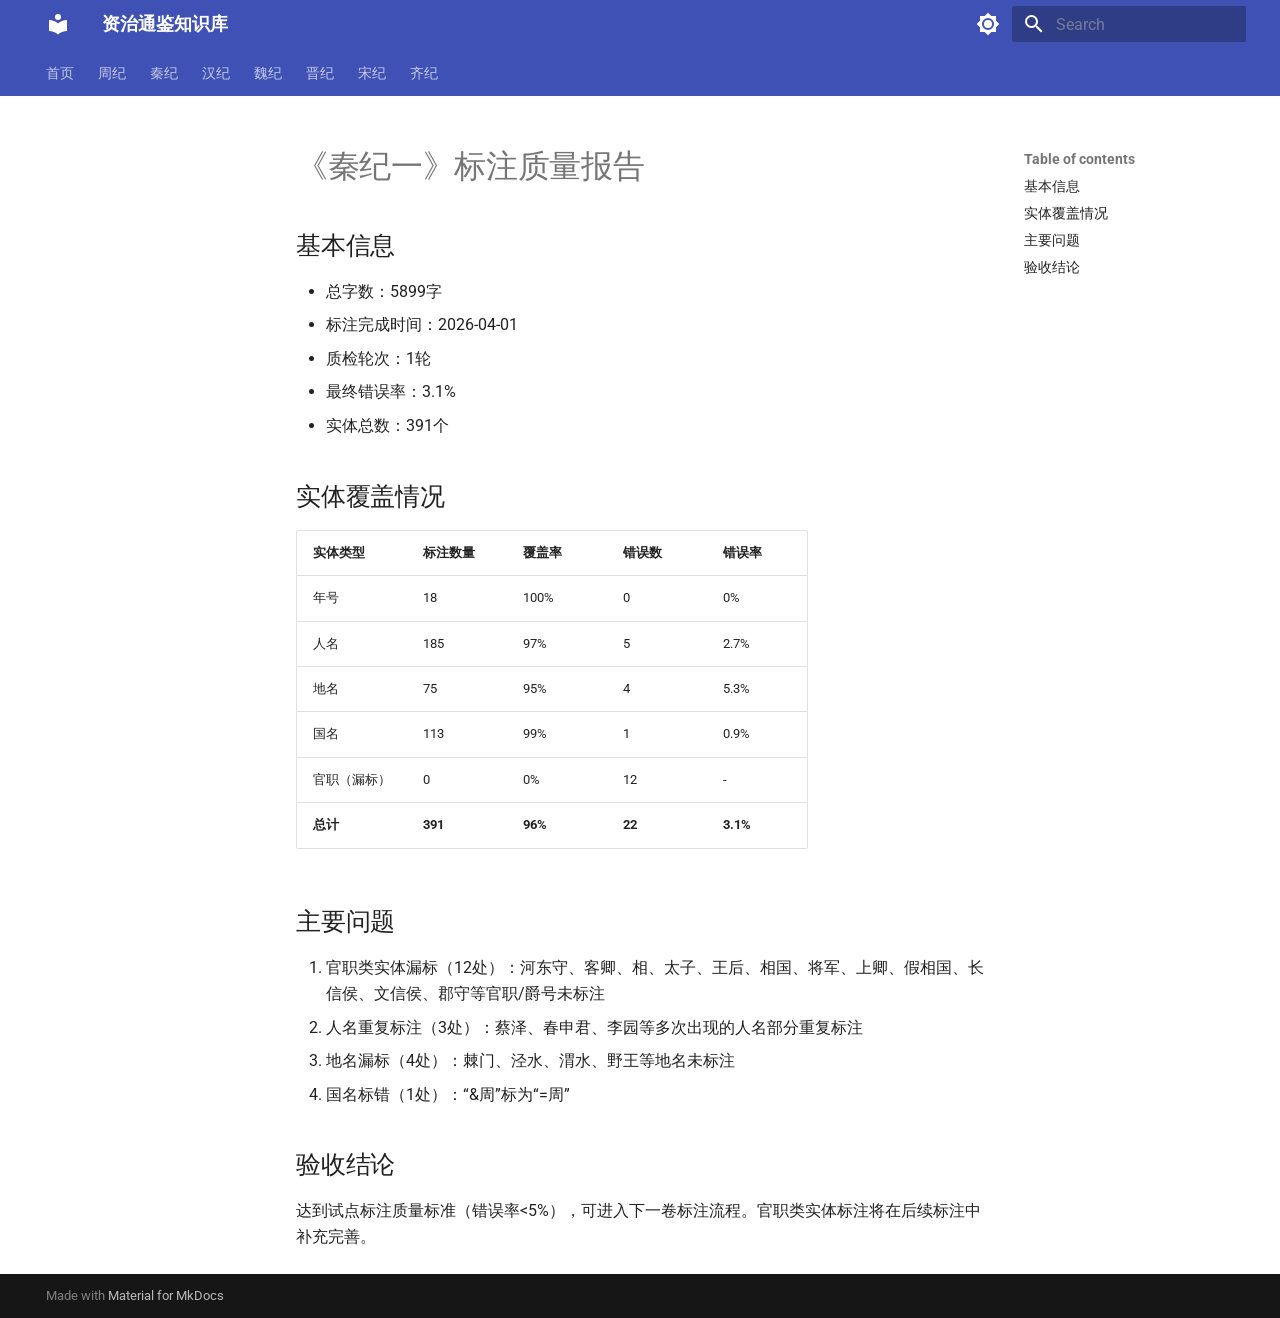
<file: quality/qin_ji_1_quality/index.html>
<!doctype html>
<html lang="en" class="no-js">
  <head>
    
      <meta charset="utf-8">
      <meta name="viewport" content="width=device-width,initial-scale=1">
      
      
      
        <link rel="canonical" href="https://T0B1ER.github.io/zizhitongjian-fuke/quality/qin_ji_1_quality/">
      
      
      
      
        
      
      
      <link rel="icon" href="../../assets/images/favicon.png">
      <meta name="generator" content="mkdocs-1.6.1, mkdocs-material-9.7.6">
    
    
      
        <title>《秦纪一》标注质量报告 - 资治通鉴知识库</title>
      
    
    
      <link rel="stylesheet" href="../../assets/stylesheets/main.484c7ddc.min.css">
      
        
        <link rel="stylesheet" href="../../assets/stylesheets/palette.ab4e12ef.min.css">
      
      


    
    
      
    
    
      
        
        
        <link rel="preconnect" href="https://fonts.gstatic.com" crossorigin>
        <link rel="stylesheet" href="https://fonts.googleapis.com/css?family=Roboto:300,300i,400,400i,700,700i%7CRoboto+Mono:400,400i,700,700i&display=fallback">
        <style>:root{--md-text-font:"Roboto";--md-code-font:"Roboto Mono"}</style>
      
    
    
      <link rel="stylesheet" href="../../stylesheets/extra.css">
    
    <script>__md_scope=new URL("../..",location),__md_hash=e=>[...e].reduce(((e,_)=>(e<<5)-e+_.charCodeAt(0)),0),__md_get=(e,_=localStorage,t=__md_scope)=>JSON.parse(_.getItem(t.pathname+"."+e)),__md_set=(e,_,t=localStorage,a=__md_scope)=>{try{t.setItem(a.pathname+"."+e,JSON.stringify(_))}catch(e){}}</script>
    
      

    
    
  </head>
  
  
    
    
      
    
    
    
    
    <body dir="ltr" data-md-color-scheme="default" data-md-color-primary="indigo" data-md-color-accent="indigo">
  
    
    <input class="md-toggle" data-md-toggle="drawer" type="checkbox" id="__drawer" autocomplete="off">
    <input class="md-toggle" data-md-toggle="search" type="checkbox" id="__search" autocomplete="off">
    <label class="md-overlay" for="__drawer"></label>
    <div data-md-component="skip">
      
        
        <a href="#_1" class="md-skip">
          Skip to content
        </a>
      
    </div>
    <div data-md-component="announce">
      
    </div>
    
    
      

<header class="md-header" data-md-component="header">
  <nav class="md-header__inner md-grid" aria-label="Header">
    <a href="../.." title="资治通鉴知识库" class="md-header__button md-logo" aria-label="资治通鉴知识库" data-md-component="logo">
      
  
  <svg xmlns="http://www.w3.org/2000/svg" viewBox="0 0 24 24"><path d="M12 8a3 3 0 0 0 3-3 3 3 0 0 0-3-3 3 3 0 0 0-3 3 3 3 0 0 0 3 3m0 3.54C9.64 9.35 6.5 8 3 8v11c3.5 0 6.64 1.35 9 3.54 2.36-2.19 5.5-3.54 9-3.54V8c-3.5 0-6.64 1.35-9 3.54"/></svg>

    </a>
    <label class="md-header__button md-icon" for="__drawer">
      
      <svg xmlns="http://www.w3.org/2000/svg" viewBox="0 0 24 24"><path d="M3 6h18v2H3zm0 5h18v2H3zm0 5h18v2H3z"/></svg>
    </label>
    <div class="md-header__title" data-md-component="header-title">
      <div class="md-header__ellipsis">
        <div class="md-header__topic">
          <span class="md-ellipsis">
            资治通鉴知识库
          </span>
        </div>
        <div class="md-header__topic" data-md-component="header-topic">
          <span class="md-ellipsis">
            
              《秦纪一》标注质量报告
            
          </span>
        </div>
      </div>
    </div>
    
      
        <form class="md-header__option" data-md-component="palette">
  
    
    
    
    <input class="md-option" data-md-color-media="" data-md-color-scheme="default" data-md-color-primary="indigo" data-md-color-accent="indigo"  aria-label="Switch to dark mode"  type="radio" name="__palette" id="__palette_0">
    
      <label class="md-header__button md-icon" title="Switch to dark mode" for="__palette_1" hidden>
        <svg xmlns="http://www.w3.org/2000/svg" viewBox="0 0 24 24"><path d="M12 8a4 4 0 0 0-4 4 4 4 0 0 0 4 4 4 4 0 0 0 4-4 4 4 0 0 0-4-4m0 10a6 6 0 0 1-6-6 6 6 0 0 1 6-6 6 6 0 0 1 6 6 6 6 0 0 1-6 6m8-9.31V4h-4.69L12 .69 8.69 4H4v4.69L.69 12 4 15.31V20h4.69L12 23.31 15.31 20H20v-4.69L23.31 12z"/></svg>
      </label>
    
  
    
    
    
    <input class="md-option" data-md-color-media="" data-md-color-scheme="slate" data-md-color-primary="indigo" data-md-color-accent="indigo"  aria-label="Switch to light mode"  type="radio" name="__palette" id="__palette_1">
    
      <label class="md-header__button md-icon" title="Switch to light mode" for="__palette_0" hidden>
        <svg xmlns="http://www.w3.org/2000/svg" viewBox="0 0 24 24"><path d="M12 18c-.89 0-1.74-.2-2.5-.55C11.56 16.5 13 14.42 13 12s-1.44-4.5-3.5-5.45C10.26 6.2 11.11 6 12 6a6 6 0 0 1 6 6 6 6 0 0 1-6 6m8-9.31V4h-4.69L12 .69 8.69 4H4v4.69L.69 12 4 15.31V20h4.69L12 23.31 15.31 20H20v-4.69L23.31 12z"/></svg>
      </label>
    
  
</form>
      
    
    
      <script>var palette=__md_get("__palette");if(palette&&palette.color){if("(prefers-color-scheme)"===palette.color.media){var media=matchMedia("(prefers-color-scheme: light)"),input=document.querySelector(media.matches?"[data-md-color-media='(prefers-color-scheme: light)']":"[data-md-color-media='(prefers-color-scheme: dark)']");palette.color.media=input.getAttribute("data-md-color-media"),palette.color.scheme=input.getAttribute("data-md-color-scheme"),palette.color.primary=input.getAttribute("data-md-color-primary"),palette.color.accent=input.getAttribute("data-md-color-accent")}for(var[key,value]of Object.entries(palette.color))document.body.setAttribute("data-md-color-"+key,value)}</script>
    
    
    
      
      
        <label class="md-header__button md-icon" for="__search">
          
          <svg xmlns="http://www.w3.org/2000/svg" viewBox="0 0 24 24"><path d="M9.5 3A6.5 6.5 0 0 1 16 9.5c0 1.61-.59 3.09-1.56 4.23l.27.27h.79l5 5-1.5 1.5-5-5v-.79l-.27-.27A6.52 6.52 0 0 1 9.5 16 6.5 6.5 0 0 1 3 9.5 6.5 6.5 0 0 1 9.5 3m0 2C7 5 5 7 5 9.5S7 14 9.5 14 14 12 14 9.5 12 5 9.5 5"/></svg>
        </label>
        <div class="md-search" data-md-component="search" role="dialog">
  <label class="md-search__overlay" for="__search"></label>
  <div class="md-search__inner" role="search">
    <form class="md-search__form" name="search">
      <input type="text" class="md-search__input" name="query" aria-label="Search" placeholder="Search" autocapitalize="off" autocorrect="off" autocomplete="off" spellcheck="false" data-md-component="search-query" required>
      <label class="md-search__icon md-icon" for="__search">
        
        <svg xmlns="http://www.w3.org/2000/svg" viewBox="0 0 24 24"><path d="M9.5 3A6.5 6.5 0 0 1 16 9.5c0 1.61-.59 3.09-1.56 4.23l.27.27h.79l5 5-1.5 1.5-5-5v-.79l-.27-.27A6.52 6.52 0 0 1 9.5 16 6.5 6.5 0 0 1 3 9.5 6.5 6.5 0 0 1 9.5 3m0 2C7 5 5 7 5 9.5S7 14 9.5 14 14 12 14 9.5 12 5 9.5 5"/></svg>
        
        <svg xmlns="http://www.w3.org/2000/svg" viewBox="0 0 24 24"><path d="M20 11v2H8l5.5 5.5-1.42 1.42L4.16 12l7.92-7.92L13.5 5.5 8 11z"/></svg>
      </label>
      <nav class="md-search__options" aria-label="Search">
        
        <button type="reset" class="md-search__icon md-icon" title="Clear" aria-label="Clear" tabindex="-1">
          
          <svg xmlns="http://www.w3.org/2000/svg" viewBox="0 0 24 24"><path d="M19 6.41 17.59 5 12 10.59 6.41 5 5 6.41 10.59 12 5 17.59 6.41 19 12 13.41 17.59 19 19 17.59 13.41 12z"/></svg>
        </button>
      </nav>
      
        <div class="md-search__suggest" data-md-component="search-suggest"></div>
      
    </form>
    <div class="md-search__output">
      <div class="md-search__scrollwrap" tabindex="0" data-md-scrollfix>
        <div class="md-search-result" data-md-component="search-result">
          <div class="md-search-result__meta">
            Initializing search
          </div>
          <ol class="md-search-result__list" role="presentation"></ol>
        </div>
      </div>
    </div>
  </div>
</div>
      
    
    
  </nav>
  
</header>
    
    <div class="md-container" data-md-component="container">
      
      
        
          
            
<nav class="md-tabs" aria-label="Tabs" data-md-component="tabs">
  <div class="md-grid">
    <ul class="md-tabs__list">
      
        
  
  
  
  
    <li class="md-tabs__item">
      <a href="../.." class="md-tabs__link">
        
  
  
    
  
  首页

      </a>
    </li>
  

      
        
  
  
  
  
    
    
      <li class="md-tabs__item">
        <a href="../../chapters/周纪_1_tagged.md" class="md-tabs__link">
          
  
  
  周纪

        </a>
      </li>
    
  

      
        
  
  
  
  
    
    
      <li class="md-tabs__item">
        <a href="../../chapters/秦纪_1_tagged.md" class="md-tabs__link">
          
  
  
  秦纪

        </a>
      </li>
    
  

      
        
  
  
  
  
    
    
      <li class="md-tabs__item">
        <a href="../../chapters/汉纪_1_tagged.md" class="md-tabs__link">
          
  
  
  汉纪

        </a>
      </li>
    
  

      
        
  
  
  
  
    
    
      <li class="md-tabs__item">
        <a href="../../chapters/魏纪_1_tagged.md" class="md-tabs__link">
          
  
  
  魏纪

        </a>
      </li>
    
  

      
        
  
  
  
  
    
    
      <li class="md-tabs__item">
        <a href="../../chapters/晋纪_1_tagged.md" class="md-tabs__link">
          
  
  
  晋纪

        </a>
      </li>
    
  

      
        
  
  
  
  
    
    
      <li class="md-tabs__item">
        <a href="../../chapters/宋纪_1_tagged.md" class="md-tabs__link">
          
  
  
  宋纪

        </a>
      </li>
    
  

      
        
  
  
  
  
    
    
      <li class="md-tabs__item">
        <a href="../../chapters/齐纪_1_tagged.md" class="md-tabs__link">
          
  
  
  齐纪

        </a>
      </li>
    
  

      
    </ul>
  </div>
</nav>
          
        
      
      <main class="md-main" data-md-component="main">
        <div class="md-main__inner md-grid">
          
            
              
              <div class="md-sidebar md-sidebar--primary" data-md-component="sidebar" data-md-type="navigation" >
                <div class="md-sidebar__scrollwrap">
                  <div class="md-sidebar__inner">
                    


  


<nav class="md-nav md-nav--primary md-nav--lifted" aria-label="Navigation" data-md-level="0">
  <label class="md-nav__title" for="__drawer">
    <a href="../.." title="资治通鉴知识库" class="md-nav__button md-logo" aria-label="资治通鉴知识库" data-md-component="logo">
      
  
  <svg xmlns="http://www.w3.org/2000/svg" viewBox="0 0 24 24"><path d="M12 8a3 3 0 0 0 3-3 3 3 0 0 0-3-3 3 3 0 0 0-3 3 3 3 0 0 0 3 3m0 3.54C9.64 9.35 6.5 8 3 8v11c3.5 0 6.64 1.35 9 3.54 2.36-2.19 5.5-3.54 9-3.54V8c-3.5 0-6.64 1.35-9 3.54"/></svg>

    </a>
    资治通鉴知识库
  </label>
  
  <ul class="md-nav__list" data-md-scrollfix>
    
      
      
  
  
  
  
    <li class="md-nav__item">
      <a href="../.." class="md-nav__link">
        
  
  
  <span class="md-ellipsis">
    
  
    首页
  

    
  </span>
  
  

      </a>
    </li>
  

    
      
      
  
  
  
  
    
    
    
    
      
      
        
      
    
    
    <li class="md-nav__item md-nav__item--nested">
      
        
        
          
        
        <input class="md-nav__toggle md-toggle md-toggle--indeterminate" type="checkbox" id="__nav_2" >
        
          
          <label class="md-nav__link" for="__nav_2" id="__nav_2_label" tabindex="0">
            
  
  
  <span class="md-ellipsis">
    
  
    周纪
  

    
  </span>
  
  

            <span class="md-nav__icon md-icon"></span>
          </label>
        
        <nav class="md-nav" data-md-level="1" aria-labelledby="__nav_2_label" aria-expanded="false">
          <label class="md-nav__title" for="__nav_2">
            <span class="md-nav__icon md-icon"></span>
            
  
    周纪
  

          </label>
          <ul class="md-nav__list" data-md-scrollfix>
            
              
                
  
  
  
  
    <li class="md-nav__item">
      <a href="../../chapters/周纪_1_tagged.md" class="md-nav__link">
        
  
  
  <span class="md-ellipsis">
    
  
    周纪1
  

    
  </span>
  
  

      </a>
    </li>
  

              
            
              
                
  
  
  
  
    <li class="md-nav__item">
      <a href="../../chapters/周纪_2_tagged.md" class="md-nav__link">
        
  
  
  <span class="md-ellipsis">
    
  
    周纪2
  

    
  </span>
  
  

      </a>
    </li>
  

              
            
              
                
  
  
  
  
    <li class="md-nav__item">
      <a href="../../chapters/周纪_3_tagged.md" class="md-nav__link">
        
  
  
  <span class="md-ellipsis">
    
  
    周纪3
  

    
  </span>
  
  

      </a>
    </li>
  

              
            
              
                
  
  
  
  
    <li class="md-nav__item">
      <a href="../../chapters/周纪_4_tagged.md" class="md-nav__link">
        
  
  
  <span class="md-ellipsis">
    
  
    周纪4
  

    
  </span>
  
  

      </a>
    </li>
  

              
            
              
                
  
  
  
  
    <li class="md-nav__item">
      <a href="../../chapters/周纪_5_tagged.md" class="md-nav__link">
        
  
  
  <span class="md-ellipsis">
    
  
    周纪5
  

    
  </span>
  
  

      </a>
    </li>
  

              
            
          </ul>
        </nav>
      
    </li>
  

    
      
      
  
  
  
  
    
    
    
    
      
      
        
      
    
    
    <li class="md-nav__item md-nav__item--nested">
      
        
        
          
        
        <input class="md-nav__toggle md-toggle md-toggle--indeterminate" type="checkbox" id="__nav_3" >
        
          
          <label class="md-nav__link" for="__nav_3" id="__nav_3_label" tabindex="0">
            
  
  
  <span class="md-ellipsis">
    
  
    秦纪
  

    
  </span>
  
  

            <span class="md-nav__icon md-icon"></span>
          </label>
        
        <nav class="md-nav" data-md-level="1" aria-labelledby="__nav_3_label" aria-expanded="false">
          <label class="md-nav__title" for="__nav_3">
            <span class="md-nav__icon md-icon"></span>
            
  
    秦纪
  

          </label>
          <ul class="md-nav__list" data-md-scrollfix>
            
              
                
  
  
  
  
    <li class="md-nav__item">
      <a href="../../chapters/秦纪_1_tagged.md" class="md-nav__link">
        
  
  
  <span class="md-ellipsis">
    
  
    秦纪1
  

    
  </span>
  
  

      </a>
    </li>
  

              
            
              
                
  
  
  
  
    <li class="md-nav__item">
      <a href="../../chapters/秦纪_2_tagged.md" class="md-nav__link">
        
  
  
  <span class="md-ellipsis">
    
  
    秦纪2
  

    
  </span>
  
  

      </a>
    </li>
  

              
            
              
                
  
  
  
  
    <li class="md-nav__item">
      <a href="../../chapters/秦纪_3_tagged.md" class="md-nav__link">
        
  
  
  <span class="md-ellipsis">
    
  
    秦纪3
  

    
  </span>
  
  

      </a>
    </li>
  

              
            
              
                
  
  
  
  
    <li class="md-nav__item">
      <a href="../../chapters/秦纪_4_tagged.md" class="md-nav__link">
        
  
  
  <span class="md-ellipsis">
    
  
    秦纪4
  

    
  </span>
  
  

      </a>
    </li>
  

              
            
              
                
  
  
  
  
    <li class="md-nav__item">
      <a href="../../chapters/秦纪_5_tagged.md" class="md-nav__link">
        
  
  
  <span class="md-ellipsis">
    
  
    秦纪5
  

    
  </span>
  
  

      </a>
    </li>
  

              
            
              
                
  
  
  
  
    <li class="md-nav__item">
      <a href="../../chapters/秦纪_6_tagged.md" class="md-nav__link">
        
  
  
  <span class="md-ellipsis">
    
  
    秦纪6
  

    
  </span>
  
  

      </a>
    </li>
  

              
            
          </ul>
        </nav>
      
    </li>
  

    
      
      
  
  
  
  
    
    
    
    
      
      
        
      
    
    
    <li class="md-nav__item md-nav__item--nested">
      
        
        
          
        
        <input class="md-nav__toggle md-toggle md-toggle--indeterminate" type="checkbox" id="__nav_4" >
        
          
          <label class="md-nav__link" for="__nav_4" id="__nav_4_label" tabindex="0">
            
  
  
  <span class="md-ellipsis">
    
  
    汉纪
  

    
  </span>
  
  

            <span class="md-nav__icon md-icon"></span>
          </label>
        
        <nav class="md-nav" data-md-level="1" aria-labelledby="__nav_4_label" aria-expanded="false">
          <label class="md-nav__title" for="__nav_4">
            <span class="md-nav__icon md-icon"></span>
            
  
    汉纪
  

          </label>
          <ul class="md-nav__list" data-md-scrollfix>
            
              
                
  
  
  
  
    <li class="md-nav__item">
      <a href="../../chapters/汉纪_1_tagged.md" class="md-nav__link">
        
  
  
  <span class="md-ellipsis">
    
  
    汉纪1
  

    
  </span>
  
  

      </a>
    </li>
  

              
            
              
                
  
  
  
  
    <li class="md-nav__item">
      <a href="../../chapters/汉纪_2_tagged.md" class="md-nav__link">
        
  
  
  <span class="md-ellipsis">
    
  
    汉纪2
  

    
  </span>
  
  

      </a>
    </li>
  

              
            
              
                
  
  
  
  
    <li class="md-nav__item">
      <a href="../../chapters/汉纪_3_tagged.md" class="md-nav__link">
        
  
  
  <span class="md-ellipsis">
    
  
    汉纪3
  

    
  </span>
  
  

      </a>
    </li>
  

              
            
              
                
  
  
  
  
    <li class="md-nav__item">
      <a href="../../chapters/汉纪_4_tagged.md" class="md-nav__link">
        
  
  
  <span class="md-ellipsis">
    
  
    汉纪4
  

    
  </span>
  
  

      </a>
    </li>
  

              
            
              
                
  
  
  
  
    <li class="md-nav__item">
      <a href="../../chapters/汉纪_5_tagged.md" class="md-nav__link">
        
  
  
  <span class="md-ellipsis">
    
  
    汉纪5
  

    
  </span>
  
  

      </a>
    </li>
  

              
            
              
                
  
  
  
  
    <li class="md-nav__item">
      <a href="../../chapters/汉纪_6_tagged.md" class="md-nav__link">
        
  
  
  <span class="md-ellipsis">
    
  
    汉纪6
  

    
  </span>
  
  

      </a>
    </li>
  

              
            
              
                
  
  
  
  
    <li class="md-nav__item">
      <a href="../../chapters/汉纪_7_tagged.md" class="md-nav__link">
        
  
  
  <span class="md-ellipsis">
    
  
    汉纪7
  

    
  </span>
  
  

      </a>
    </li>
  

              
            
              
                
  
  
  
  
    <li class="md-nav__item">
      <a href="../../chapters/汉纪_8_tagged.md" class="md-nav__link">
        
  
  
  <span class="md-ellipsis">
    
  
    汉纪8
  

    
  </span>
  
  

      </a>
    </li>
  

              
            
              
                
  
  
  
  
    <li class="md-nav__item">
      <a href="../../chapters/汉纪_9_tagged.md" class="md-nav__link">
        
  
  
  <span class="md-ellipsis">
    
  
    汉纪9
  

    
  </span>
  
  

      </a>
    </li>
  

              
            
              
                
  
  
  
  
    <li class="md-nav__item">
      <a href="../../chapters/汉纪_10_tagged.md" class="md-nav__link">
        
  
  
  <span class="md-ellipsis">
    
  
    汉纪10
  

    
  </span>
  
  

      </a>
    </li>
  

              
            
              
                
  
  
  
  
    <li class="md-nav__item">
      <a href="../../chapters/汉纪_11_tagged.md" class="md-nav__link">
        
  
  
  <span class="md-ellipsis">
    
  
    汉纪11
  

    
  </span>
  
  

      </a>
    </li>
  

              
            
              
                
  
  
  
  
    <li class="md-nav__item">
      <a href="../../chapters/汉纪_12_tagged.md" class="md-nav__link">
        
  
  
  <span class="md-ellipsis">
    
  
    汉纪12
  

    
  </span>
  
  

      </a>
    </li>
  

              
            
              
                
  
  
  
  
    <li class="md-nav__item">
      <a href="../../chapters/汉纪_13_tagged.md" class="md-nav__link">
        
  
  
  <span class="md-ellipsis">
    
  
    汉纪13
  

    
  </span>
  
  

      </a>
    </li>
  

              
            
              
                
  
  
  
  
    <li class="md-nav__item">
      <a href="../../chapters/汉纪_14_tagged.md" class="md-nav__link">
        
  
  
  <span class="md-ellipsis">
    
  
    汉纪14
  

    
  </span>
  
  

      </a>
    </li>
  

              
            
              
                
  
  
  
  
    <li class="md-nav__item">
      <a href="../../chapters/汉纪_15_tagged.md" class="md-nav__link">
        
  
  
  <span class="md-ellipsis">
    
  
    汉纪15
  

    
  </span>
  
  

      </a>
    </li>
  

              
            
              
                
  
  
  
  
    <li class="md-nav__item">
      <a href="../../chapters/汉纪_16_tagged.md" class="md-nav__link">
        
  
  
  <span class="md-ellipsis">
    
  
    汉纪16
  

    
  </span>
  
  

      </a>
    </li>
  

              
            
              
                
  
  
  
  
    <li class="md-nav__item">
      <a href="../../chapters/汉纪_17_tagged.md" class="md-nav__link">
        
  
  
  <span class="md-ellipsis">
    
  
    汉纪17
  

    
  </span>
  
  

      </a>
    </li>
  

              
            
              
                
  
  
  
  
    <li class="md-nav__item">
      <a href="../../chapters/汉纪_18_tagged.md" class="md-nav__link">
        
  
  
  <span class="md-ellipsis">
    
  
    汉纪18
  

    
  </span>
  
  

      </a>
    </li>
  

              
            
              
                
  
  
  
  
    <li class="md-nav__item">
      <a href="../../chapters/汉纪_19_tagged.md" class="md-nav__link">
        
  
  
  <span class="md-ellipsis">
    
  
    汉纪19
  

    
  </span>
  
  

      </a>
    </li>
  

              
            
              
                
  
  
  
  
    <li class="md-nav__item">
      <a href="../../chapters/汉纪_20_tagged.md" class="md-nav__link">
        
  
  
  <span class="md-ellipsis">
    
  
    汉纪20
  

    
  </span>
  
  

      </a>
    </li>
  

              
            
              
                
  
  
  
  
    <li class="md-nav__item">
      <a href="../../chapters/汉纪_21_tagged.md" class="md-nav__link">
        
  
  
  <span class="md-ellipsis">
    
  
    汉纪21
  

    
  </span>
  
  

      </a>
    </li>
  

              
            
              
                
  
  
  
  
    <li class="md-nav__item">
      <a href="../../chapters/汉纪_22_tagged.md" class="md-nav__link">
        
  
  
  <span class="md-ellipsis">
    
  
    汉纪22
  

    
  </span>
  
  

      </a>
    </li>
  

              
            
              
                
  
  
  
  
    <li class="md-nav__item">
      <a href="../../chapters/汉纪_23_tagged.md" class="md-nav__link">
        
  
  
  <span class="md-ellipsis">
    
  
    汉纪23
  

    
  </span>
  
  

      </a>
    </li>
  

              
            
              
                
  
  
  
  
    <li class="md-nav__item">
      <a href="../../chapters/汉纪_24_tagged.md" class="md-nav__link">
        
  
  
  <span class="md-ellipsis">
    
  
    汉纪24
  

    
  </span>
  
  

      </a>
    </li>
  

              
            
              
                
  
  
  
  
    <li class="md-nav__item">
      <a href="../../chapters/汉纪_25_tagged.md" class="md-nav__link">
        
  
  
  <span class="md-ellipsis">
    
  
    汉纪25
  

    
  </span>
  
  

      </a>
    </li>
  

              
            
              
                
  
  
  
  
    <li class="md-nav__item">
      <a href="../../chapters/汉纪_26_tagged.md" class="md-nav__link">
        
  
  
  <span class="md-ellipsis">
    
  
    汉纪26
  

    
  </span>
  
  

      </a>
    </li>
  

              
            
              
                
  
  
  
  
    <li class="md-nav__item">
      <a href="../../chapters/汉纪_27_tagged.md" class="md-nav__link">
        
  
  
  <span class="md-ellipsis">
    
  
    汉纪27
  

    
  </span>
  
  

      </a>
    </li>
  

              
            
              
                
  
  
  
  
    <li class="md-nav__item">
      <a href="../../chapters/汉纪_28_tagged.md" class="md-nav__link">
        
  
  
  <span class="md-ellipsis">
    
  
    汉纪28
  

    
  </span>
  
  

      </a>
    </li>
  

              
            
              
                
  
  
  
  
    <li class="md-nav__item">
      <a href="../../chapters/汉纪_29_tagged.md" class="md-nav__link">
        
  
  
  <span class="md-ellipsis">
    
  
    汉纪29
  

    
  </span>
  
  

      </a>
    </li>
  

              
            
              
                
  
  
  
  
    <li class="md-nav__item">
      <a href="../../chapters/汉纪_30_tagged.md" class="md-nav__link">
        
  
  
  <span class="md-ellipsis">
    
  
    汉纪30
  

    
  </span>
  
  

      </a>
    </li>
  

              
            
              
                
  
  
  
  
    <li class="md-nav__item">
      <a href="../../chapters/汉纪_31_tagged.md" class="md-nav__link">
        
  
  
  <span class="md-ellipsis">
    
  
    汉纪31
  

    
  </span>
  
  

      </a>
    </li>
  

              
            
              
                
  
  
  
  
    <li class="md-nav__item">
      <a href="../../chapters/汉纪_32_tagged.md" class="md-nav__link">
        
  
  
  <span class="md-ellipsis">
    
  
    汉纪32
  

    
  </span>
  
  

      </a>
    </li>
  

              
            
              
                
  
  
  
  
    <li class="md-nav__item">
      <a href="../../chapters/汉纪_33_tagged.md" class="md-nav__link">
        
  
  
  <span class="md-ellipsis">
    
  
    汉纪33
  

    
  </span>
  
  

      </a>
    </li>
  

              
            
              
                
  
  
  
  
    <li class="md-nav__item">
      <a href="../../chapters/汉纪_34_tagged.md" class="md-nav__link">
        
  
  
  <span class="md-ellipsis">
    
  
    汉纪34
  

    
  </span>
  
  

      </a>
    </li>
  

              
            
              
                
  
  
  
  
    <li class="md-nav__item">
      <a href="../../chapters/汉纪_35_tagged.md" class="md-nav__link">
        
  
  
  <span class="md-ellipsis">
    
  
    汉纪35
  

    
  </span>
  
  

      </a>
    </li>
  

              
            
              
                
  
  
  
  
    <li class="md-nav__item">
      <a href="../../chapters/汉纪_36_tagged.md" class="md-nav__link">
        
  
  
  <span class="md-ellipsis">
    
  
    汉纪36
  

    
  </span>
  
  

      </a>
    </li>
  

              
            
              
                
  
  
  
  
    <li class="md-nav__item">
      <a href="../../chapters/汉纪_37_tagged.md" class="md-nav__link">
        
  
  
  <span class="md-ellipsis">
    
  
    汉纪37
  

    
  </span>
  
  

      </a>
    </li>
  

              
            
              
                
  
  
  
  
    <li class="md-nav__item">
      <a href="../../chapters/汉纪_38_tagged.md" class="md-nav__link">
        
  
  
  <span class="md-ellipsis">
    
  
    汉纪38
  

    
  </span>
  
  

      </a>
    </li>
  

              
            
              
                
  
  
  
  
    <li class="md-nav__item">
      <a href="../../chapters/汉纪_39_tagged.md" class="md-nav__link">
        
  
  
  <span class="md-ellipsis">
    
  
    汉纪39
  

    
  </span>
  
  

      </a>
    </li>
  

              
            
          </ul>
        </nav>
      
    </li>
  

    
      
      
  
  
  
  
    
    
    
    
      
      
        
      
    
    
    <li class="md-nav__item md-nav__item--nested">
      
        
        
          
        
        <input class="md-nav__toggle md-toggle md-toggle--indeterminate" type="checkbox" id="__nav_5" >
        
          
          <label class="md-nav__link" for="__nav_5" id="__nav_5_label" tabindex="0">
            
  
  
  <span class="md-ellipsis">
    
  
    魏纪
  

    
  </span>
  
  

            <span class="md-nav__icon md-icon"></span>
          </label>
        
        <nav class="md-nav" data-md-level="1" aria-labelledby="__nav_5_label" aria-expanded="false">
          <label class="md-nav__title" for="__nav_5">
            <span class="md-nav__icon md-icon"></span>
            
  
    魏纪
  

          </label>
          <ul class="md-nav__list" data-md-scrollfix>
            
              
                
  
  
  
  
    <li class="md-nav__item">
      <a href="../../chapters/魏纪_1_tagged.md" class="md-nav__link">
        
  
  
  <span class="md-ellipsis">
    
  
    魏纪1
  

    
  </span>
  
  

      </a>
    </li>
  

              
            
              
                
  
  
  
  
    <li class="md-nav__item">
      <a href="../../chapters/魏纪_2_tagged.md" class="md-nav__link">
        
  
  
  <span class="md-ellipsis">
    
  
    魏纪2
  

    
  </span>
  
  

      </a>
    </li>
  

              
            
              
                
  
  
  
  
    <li class="md-nav__item">
      <a href="../../chapters/魏纪_3_tagged.md" class="md-nav__link">
        
  
  
  <span class="md-ellipsis">
    
  
    魏纪3
  

    
  </span>
  
  

      </a>
    </li>
  

              
            
              
                
  
  
  
  
    <li class="md-nav__item">
      <a href="../../chapters/魏纪_4_tagged.md" class="md-nav__link">
        
  
  
  <span class="md-ellipsis">
    
  
    魏纪4
  

    
  </span>
  
  

      </a>
    </li>
  

              
            
              
                
  
  
  
  
    <li class="md-nav__item">
      <a href="../../chapters/魏纪_5_tagged.md" class="md-nav__link">
        
  
  
  <span class="md-ellipsis">
    
  
    魏纪5
  

    
  </span>
  
  

      </a>
    </li>
  

              
            
              
                
  
  
  
  
    <li class="md-nav__item">
      <a href="../../chapters/魏纪_6_tagged.md" class="md-nav__link">
        
  
  
  <span class="md-ellipsis">
    
  
    魏纪6
  

    
  </span>
  
  

      </a>
    </li>
  

              
            
              
                
  
  
  
  
    <li class="md-nav__item">
      <a href="../../chapters/魏纪_7_tagged.md" class="md-nav__link">
        
  
  
  <span class="md-ellipsis">
    
  
    魏纪7
  

    
  </span>
  
  

      </a>
    </li>
  

              
            
              
                
  
  
  
  
    <li class="md-nav__item">
      <a href="../../chapters/魏纪_8_tagged.md" class="md-nav__link">
        
  
  
  <span class="md-ellipsis">
    
  
    魏纪8
  

    
  </span>
  
  

      </a>
    </li>
  

              
            
              
                
  
  
  
  
    <li class="md-nav__item">
      <a href="../../chapters/魏纪_9_tagged.md" class="md-nav__link">
        
  
  
  <span class="md-ellipsis">
    
  
    魏纪9
  

    
  </span>
  
  

      </a>
    </li>
  

              
            
              
                
  
  
  
  
    <li class="md-nav__item">
      <a href="../../chapters/魏纪_10_tagged.md" class="md-nav__link">
        
  
  
  <span class="md-ellipsis">
    
  
    魏纪10
  

    
  </span>
  
  

      </a>
    </li>
  

              
            
          </ul>
        </nav>
      
    </li>
  

    
      
      
  
  
  
  
    
    
    
    
      
      
        
      
    
    
    <li class="md-nav__item md-nav__item--nested">
      
        
        
          
        
        <input class="md-nav__toggle md-toggle md-toggle--indeterminate" type="checkbox" id="__nav_6" >
        
          
          <label class="md-nav__link" for="__nav_6" id="__nav_6_label" tabindex="0">
            
  
  
  <span class="md-ellipsis">
    
  
    晋纪
  

    
  </span>
  
  

            <span class="md-nav__icon md-icon"></span>
          </label>
        
        <nav class="md-nav" data-md-level="1" aria-labelledby="__nav_6_label" aria-expanded="false">
          <label class="md-nav__title" for="__nav_6">
            <span class="md-nav__icon md-icon"></span>
            
  
    晋纪
  

          </label>
          <ul class="md-nav__list" data-md-scrollfix>
            
              
                
  
  
  
  
    <li class="md-nav__item">
      <a href="../../chapters/晋纪_1_tagged.md" class="md-nav__link">
        
  
  
  <span class="md-ellipsis">
    
  
    晋纪1
  

    
  </span>
  
  

      </a>
    </li>
  

              
            
              
                
  
  
  
  
    <li class="md-nav__item">
      <a href="../../chapters/晋纪_2_tagged.md" class="md-nav__link">
        
  
  
  <span class="md-ellipsis">
    
  
    晋纪2
  

    
  </span>
  
  

      </a>
    </li>
  

              
            
              
                
  
  
  
  
    <li class="md-nav__item">
      <a href="../../chapters/晋纪_3_tagged.md" class="md-nav__link">
        
  
  
  <span class="md-ellipsis">
    
  
    晋纪3
  

    
  </span>
  
  

      </a>
    </li>
  

              
            
              
                
  
  
  
  
    <li class="md-nav__item">
      <a href="../../chapters/晋纪_4_tagged.md" class="md-nav__link">
        
  
  
  <span class="md-ellipsis">
    
  
    晋纪4
  

    
  </span>
  
  

      </a>
    </li>
  

              
            
              
                
  
  
  
  
    <li class="md-nav__item">
      <a href="../../chapters/晋纪_5_tagged.md" class="md-nav__link">
        
  
  
  <span class="md-ellipsis">
    
  
    晋纪5
  

    
  </span>
  
  

      </a>
    </li>
  

              
            
              
                
  
  
  
  
    <li class="md-nav__item">
      <a href="../../chapters/晋纪_6_tagged.md" class="md-nav__link">
        
  
  
  <span class="md-ellipsis">
    
  
    晋纪6
  

    
  </span>
  
  

      </a>
    </li>
  

              
            
              
                
  
  
  
  
    <li class="md-nav__item">
      <a href="../../chapters/晋纪_7_tagged.md" class="md-nav__link">
        
  
  
  <span class="md-ellipsis">
    
  
    晋纪7
  

    
  </span>
  
  

      </a>
    </li>
  

              
            
              
                
  
  
  
  
    <li class="md-nav__item">
      <a href="../../chapters/晋纪_8_tagged.md" class="md-nav__link">
        
  
  
  <span class="md-ellipsis">
    
  
    晋纪8
  

    
  </span>
  
  

      </a>
    </li>
  

              
            
              
                
  
  
  
  
    <li class="md-nav__item">
      <a href="../../chapters/晋纪_9_tagged.md" class="md-nav__link">
        
  
  
  <span class="md-ellipsis">
    
  
    晋纪9
  

    
  </span>
  
  

      </a>
    </li>
  

              
            
              
                
  
  
  
  
    <li class="md-nav__item">
      <a href="../../chapters/晋纪_10_tagged.md" class="md-nav__link">
        
  
  
  <span class="md-ellipsis">
    
  
    晋纪10
  

    
  </span>
  
  

      </a>
    </li>
  

              
            
              
                
  
  
  
  
    <li class="md-nav__item">
      <a href="../../chapters/晋纪_11_tagged.md" class="md-nav__link">
        
  
  
  <span class="md-ellipsis">
    
  
    晋纪11
  

    
  </span>
  
  

      </a>
    </li>
  

              
            
              
                
  
  
  
  
    <li class="md-nav__item">
      <a href="../../chapters/晋纪_12_tagged.md" class="md-nav__link">
        
  
  
  <span class="md-ellipsis">
    
  
    晋纪12
  

    
  </span>
  
  

      </a>
    </li>
  

              
            
              
                
  
  
  
  
    <li class="md-nav__item">
      <a href="../../chapters/晋纪_13_tagged.md" class="md-nav__link">
        
  
  
  <span class="md-ellipsis">
    
  
    晋纪13
  

    
  </span>
  
  

      </a>
    </li>
  

              
            
              
                
  
  
  
  
    <li class="md-nav__item">
      <a href="../../chapters/晋纪_14_tagged.md" class="md-nav__link">
        
  
  
  <span class="md-ellipsis">
    
  
    晋纪14
  

    
  </span>
  
  

      </a>
    </li>
  

              
            
              
                
  
  
  
  
    <li class="md-nav__item">
      <a href="../../chapters/晋纪_15_tagged.md" class="md-nav__link">
        
  
  
  <span class="md-ellipsis">
    
  
    晋纪15
  

    
  </span>
  
  

      </a>
    </li>
  

              
            
              
                
  
  
  
  
    <li class="md-nav__item">
      <a href="../../chapters/晋纪_16_tagged.md" class="md-nav__link">
        
  
  
  <span class="md-ellipsis">
    
  
    晋纪16
  

    
  </span>
  
  

      </a>
    </li>
  

              
            
              
                
  
  
  
  
    <li class="md-nav__item">
      <a href="../../chapters/晋纪_17_tagged.md" class="md-nav__link">
        
  
  
  <span class="md-ellipsis">
    
  
    晋纪17
  

    
  </span>
  
  

      </a>
    </li>
  

              
            
              
                
  
  
  
  
    <li class="md-nav__item">
      <a href="../../chapters/晋纪_18_tagged.md" class="md-nav__link">
        
  
  
  <span class="md-ellipsis">
    
  
    晋纪18
  

    
  </span>
  
  

      </a>
    </li>
  

              
            
              
                
  
  
  
  
    <li class="md-nav__item">
      <a href="../../chapters/晋纪_19_tagged.md" class="md-nav__link">
        
  
  
  <span class="md-ellipsis">
    
  
    晋纪19
  

    
  </span>
  
  

      </a>
    </li>
  

              
            
              
                
  
  
  
  
    <li class="md-nav__item">
      <a href="../../chapters/晋纪_20_tagged.md" class="md-nav__link">
        
  
  
  <span class="md-ellipsis">
    
  
    晋纪20
  

    
  </span>
  
  

      </a>
    </li>
  

              
            
          </ul>
        </nav>
      
    </li>
  

    
      
      
  
  
  
  
    
    
    
    
      
      
        
      
    
    
    <li class="md-nav__item md-nav__item--nested">
      
        
        
          
        
        <input class="md-nav__toggle md-toggle md-toggle--indeterminate" type="checkbox" id="__nav_7" >
        
          
          <label class="md-nav__link" for="__nav_7" id="__nav_7_label" tabindex="0">
            
  
  
  <span class="md-ellipsis">
    
  
    宋纪
  

    
  </span>
  
  

            <span class="md-nav__icon md-icon"></span>
          </label>
        
        <nav class="md-nav" data-md-level="1" aria-labelledby="__nav_7_label" aria-expanded="false">
          <label class="md-nav__title" for="__nav_7">
            <span class="md-nav__icon md-icon"></span>
            
  
    宋纪
  

          </label>
          <ul class="md-nav__list" data-md-scrollfix>
            
              
                
  
  
  
  
    <li class="md-nav__item">
      <a href="../../chapters/宋纪_1_tagged.md" class="md-nav__link">
        
  
  
  <span class="md-ellipsis">
    
  
    宋纪1
  

    
  </span>
  
  

      </a>
    </li>
  

              
            
              
                
  
  
  
  
    <li class="md-nav__item">
      <a href="../../chapters/宋纪_2_tagged.md" class="md-nav__link">
        
  
  
  <span class="md-ellipsis">
    
  
    宋纪2
  

    
  </span>
  
  

      </a>
    </li>
  

              
            
              
                
  
  
  
  
    <li class="md-nav__item">
      <a href="../../chapters/宋纪_3_tagged.md" class="md-nav__link">
        
  
  
  <span class="md-ellipsis">
    
  
    宋纪3
  

    
  </span>
  
  

      </a>
    </li>
  

              
            
              
                
  
  
  
  
    <li class="md-nav__item">
      <a href="../../chapters/宋纪_4_tagged.md" class="md-nav__link">
        
  
  
  <span class="md-ellipsis">
    
  
    宋纪4
  

    
  </span>
  
  

      </a>
    </li>
  

              
            
              
                
  
  
  
  
    <li class="md-nav__item">
      <a href="../../chapters/宋纪_5_tagged.md" class="md-nav__link">
        
  
  
  <span class="md-ellipsis">
    
  
    宋纪5
  

    
  </span>
  
  

      </a>
    </li>
  

              
            
              
                
  
  
  
  
    <li class="md-nav__item">
      <a href="../../chapters/宋纪_6_tagged.md" class="md-nav__link">
        
  
  
  <span class="md-ellipsis">
    
  
    宋纪6
  

    
  </span>
  
  

      </a>
    </li>
  

              
            
              
                
  
  
  
  
    <li class="md-nav__item">
      <a href="../../chapters/宋纪_7_tagged.md" class="md-nav__link">
        
  
  
  <span class="md-ellipsis">
    
  
    宋纪7
  

    
  </span>
  
  

      </a>
    </li>
  

              
            
              
                
  
  
  
  
    <li class="md-nav__item">
      <a href="../../chapters/宋纪_8_tagged.md" class="md-nav__link">
        
  
  
  <span class="md-ellipsis">
    
  
    宋纪8
  

    
  </span>
  
  

      </a>
    </li>
  

              
            
              
                
  
  
  
  
    <li class="md-nav__item">
      <a href="../../chapters/宋纪_9_tagged.md" class="md-nav__link">
        
  
  
  <span class="md-ellipsis">
    
  
    宋纪9
  

    
  </span>
  
  

      </a>
    </li>
  

              
            
              
                
  
  
  
  
    <li class="md-nav__item">
      <a href="../../chapters/宋纪_10_tagged.md" class="md-nav__link">
        
  
  
  <span class="md-ellipsis">
    
  
    宋纪10
  

    
  </span>
  
  

      </a>
    </li>
  

              
            
          </ul>
        </nav>
      
    </li>
  

    
      
      
  
  
  
  
    
    
    
    
      
      
        
      
    
    
    <li class="md-nav__item md-nav__item--nested">
      
        
        
          
        
        <input class="md-nav__toggle md-toggle md-toggle--indeterminate" type="checkbox" id="__nav_8" >
        
          
          <label class="md-nav__link" for="__nav_8" id="__nav_8_label" tabindex="0">
            
  
  
  <span class="md-ellipsis">
    
  
    齐纪
  

    
  </span>
  
  

            <span class="md-nav__icon md-icon"></span>
          </label>
        
        <nav class="md-nav" data-md-level="1" aria-labelledby="__nav_8_label" aria-expanded="false">
          <label class="md-nav__title" for="__nav_8">
            <span class="md-nav__icon md-icon"></span>
            
  
    齐纪
  

          </label>
          <ul class="md-nav__list" data-md-scrollfix>
            
              
                
  
  
  
  
    <li class="md-nav__item">
      <a href="../../chapters/齐纪_1_tagged.md" class="md-nav__link">
        
  
  
  <span class="md-ellipsis">
    
  
    齐纪1
  

    
  </span>
  
  

      </a>
    </li>
  

              
            
              
                
  
  
  
  
    <li class="md-nav__item">
      <a href="../../chapters/齐纪_2_tagged.md" class="md-nav__link">
        
  
  
  <span class="md-ellipsis">
    
  
    齐纪2
  

    
  </span>
  
  

      </a>
    </li>
  

              
            
              
                
  
  
  
  
    <li class="md-nav__item">
      <a href="../../chapters/齐纪_3_tagged.md" class="md-nav__link">
        
  
  
  <span class="md-ellipsis">
    
  
    齐纪3
  

    
  </span>
  
  

      </a>
    </li>
  

              
            
              
                
  
  
  
  
    <li class="md-nav__item">
      <a href="../../chapters/齐纪_4_tagged.md" class="md-nav__link">
        
  
  
  <span class="md-ellipsis">
    
  
    齐纪4
  

    
  </span>
  
  

      </a>
    </li>
  

              
            
              
                
  
  
  
  
    <li class="md-nav__item">
      <a href="../../chapters/齐纪_5_tagged.md" class="md-nav__link">
        
  
  
  <span class="md-ellipsis">
    
  
    齐纪5
  

    
  </span>
  
  

      </a>
    </li>
  

              
            
              
                
  
  
  
  
    <li class="md-nav__item">
      <a href="../../chapters/齐纪_6_tagged.md" class="md-nav__link">
        
  
  
  <span class="md-ellipsis">
    
  
    齐纪6
  

    
  </span>
  
  

      </a>
    </li>
  

              
            
              
                
  
  
  
  
    <li class="md-nav__item">
      <a href="../../chapters/齐纪_7_tagged.md" class="md-nav__link">
        
  
  
  <span class="md-ellipsis">
    
  
    齐纪7
  

    
  </span>
  
  

      </a>
    </li>
  

              
            
              
                
  
  
  
  
    <li class="md-nav__item">
      <a href="../../chapters/齐纪_8_tagged.md" class="md-nav__link">
        
  
  
  <span class="md-ellipsis">
    
  
    齐纪8
  

    
  </span>
  
  

      </a>
    </li>
  

              
            
              
                
  
  
  
  
    <li class="md-nav__item">
      <a href="../../chapters/齐纪_9_tagged.md" class="md-nav__link">
        
  
  
  <span class="md-ellipsis">
    
  
    齐纪9
  

    
  </span>
  
  

      </a>
    </li>
  

              
            
              
                
  
  
  
  
    <li class="md-nav__item">
      <a href="../../chapters/齐纪_10_tagged.md" class="md-nav__link">
        
  
  
  <span class="md-ellipsis">
    
  
    齐纪10
  

    
  </span>
  
  

      </a>
    </li>
  

              
            
          </ul>
        </nav>
      
    </li>
  

    
  </ul>
</nav>
                  </div>
                </div>
              </div>
            
            
              
              <div class="md-sidebar md-sidebar--secondary" data-md-component="sidebar" data-md-type="toc" >
                <div class="md-sidebar__scrollwrap">
                  <div class="md-sidebar__inner">
                    

<nav class="md-nav md-nav--secondary" aria-label="Table of contents">
  
  
  
    
  
  
    <label class="md-nav__title" for="__toc">
      <span class="md-nav__icon md-icon"></span>
      Table of contents
    </label>
    <ul class="md-nav__list" data-md-component="toc" data-md-scrollfix>
      
        <li class="md-nav__item">
  <a href="#_2" class="md-nav__link">
    <span class="md-ellipsis">
      
        基本信息
      
    </span>
  </a>
  
</li>
      
        <li class="md-nav__item">
  <a href="#_3" class="md-nav__link">
    <span class="md-ellipsis">
      
        实体覆盖情况
      
    </span>
  </a>
  
</li>
      
        <li class="md-nav__item">
  <a href="#_4" class="md-nav__link">
    <span class="md-ellipsis">
      
        主要问题
      
    </span>
  </a>
  
</li>
      
        <li class="md-nav__item">
  <a href="#_5" class="md-nav__link">
    <span class="md-ellipsis">
      
        验收结论
      
    </span>
  </a>
  
</li>
      
    </ul>
  
</nav>
                  </div>
                </div>
              </div>
            
          
          
            <div class="md-content" data-md-component="content">
              
              <article class="md-content__inner md-typeset">
                
                  



<h1 id="_1">《秦纪一》标注质量报告</h1>
<h2 id="_2">基本信息</h2>
<ul>
<li>总字数：5899字</li>
<li>标注完成时间：2026-04-01</li>
<li>质检轮次：1轮</li>
<li>最终错误率：3.1%</li>
<li>实体总数：391个</li>
</ul>
<h2 id="_3">实体覆盖情况</h2>
<table>
<thead>
<tr>
<th>实体类型</th>
<th>标注数量</th>
<th>覆盖率</th>
<th>错误数</th>
<th>错误率</th>
</tr>
</thead>
<tbody>
<tr>
<td>年号</td>
<td>18</td>
<td>100%</td>
<td>0</td>
<td>0%</td>
</tr>
<tr>
<td>人名</td>
<td>185</td>
<td>97%</td>
<td>5</td>
<td>2.7%</td>
</tr>
<tr>
<td>地名</td>
<td>75</td>
<td>95%</td>
<td>4</td>
<td>5.3%</td>
</tr>
<tr>
<td>国名</td>
<td>113</td>
<td>99%</td>
<td>1</td>
<td>0.9%</td>
</tr>
<tr>
<td>官职（漏标）</td>
<td>0</td>
<td>0%</td>
<td>12</td>
<td>-</td>
</tr>
<tr>
<td><strong>总计</strong></td>
<td><strong>391</strong></td>
<td><strong>96%</strong></td>
<td><strong>22</strong></td>
<td><strong>3.1%</strong></td>
</tr>
</tbody>
</table>
<h2 id="_4">主要问题</h2>
<ol>
<li>官职类实体漏标（12处）：河东守、客卿、相、太子、王后、相国、将军、上卿、假相国、长信侯、文信侯、郡守等官职/爵号未标注</li>
<li>人名重复标注（3处）：蔡泽、春申君、李园等多次出现的人名部分重复标注</li>
<li>地名漏标（4处）：棘门、泾水、渭水、野王等地名未标注</li>
<li>国名标错（1处）：“&amp;周”标为“=周”</li>
</ol>
<h2 id="_5">验收结论</h2>
<p>达到试点标注质量标准（错误率&lt;5%），可进入下一卷标注流程。官职类实体标注将在后续标注中补充完善。</p>












                
              </article>
            </div>
          
          
<script>var target=document.getElementById(location.hash.slice(1));target&&target.name&&(target.checked=target.name.startsWith("__tabbed_"))</script>
        </div>
        
      </main>
      
        <footer class="md-footer">
  
  <div class="md-footer-meta md-typeset">
    <div class="md-footer-meta__inner md-grid">
      <div class="md-copyright">
  
  
    Made with
    <a href="https://squidfunk.github.io/mkdocs-material/" target="_blank" rel="noopener">
      Material for MkDocs
    </a>
  
</div>
      
    </div>
  </div>
</footer>
      
    </div>
    <div class="md-dialog" data-md-component="dialog">
      <div class="md-dialog__inner md-typeset"></div>
    </div>
    
    
    
      
      
      <script id="__config" type="application/json">{"annotate": null, "base": "../..", "features": ["navigation.tabs", "navigation.sections", "navigation.expand", "search.suggest", "search.highlight", "content.code.copy"], "search": "../../assets/javascripts/workers/search.2c215733.min.js", "tags": null, "translations": {"clipboard.copied": "Copied to clipboard", "clipboard.copy": "Copy to clipboard", "search.result.more.one": "1 more on this page", "search.result.more.other": "# more on this page", "search.result.none": "No matching documents", "search.result.one": "1 matching document", "search.result.other": "# matching documents", "search.result.placeholder": "Type to start searching", "search.result.term.missing": "Missing", "select.version": "Select version"}, "version": null}</script>
    
    
      <script src="../../assets/javascripts/bundle.79ae519e.min.js"></script>
      
    
  </body>
</html>
</file>
<file: stylesheets/extra.css>
.entity-year { color: #d97706; background: #fffbeb; padding: 0 2px; border-radius: 3px; }
.entity-person { color: #dc2626; background: #fef2f2; padding: 0 2px; border-radius: 3px; }
.entity-place { color: #059669; background: #f0fdf4; padding: 0 2px; border-radius: 3px; }
.entity-country { color: #2563eb; background: #eff6ff; padding: 0 2px; border-radius: 3px; }
.entity-official { color: #7c3aed; background: #faf5ff; padding: 0 2px; border-radius: 3px; }
</file>
<file: assets/stylesheets/main.484c7ddc.min.css>
@charset "UTF-8";html{-webkit-text-size-adjust:none;-moz-text-size-adjust:none;text-size-adjust:none;box-sizing:border-box}*,:after,:before{box-sizing:inherit}@media (prefers-reduced-motion){*,:after,:before{transition:none!important}}body{margin:0}a,button,input,label{-webkit-tap-highlight-color:transparent}a{color:inherit;text-decoration:none}hr{border:0;box-sizing:initial;display:block;height:.05rem;overflow:visible;padding:0}small{font-size:80%}sub,sup{line-height:1em}img{border-style:none}table{border-collapse:initial;border-spacing:0}td,th{font-weight:400;vertical-align:top}button{background:#0000;border:0;font-family:inherit;font-size:inherit;margin:0;padding:0}input{border:0;outline:none}:root{--md-primary-fg-color:#4051b5;--md-primary-fg-color--light:#5d6cc0;--md-primary-fg-color--dark:#303fa1;--md-primary-bg-color:#fff;--md-primary-bg-color--light:#ffffffb3;--md-accent-fg-color:#526cfe;--md-accent-fg-color--transparent:#526cfe1a;--md-accent-bg-color:#fff;--md-accent-bg-color--light:#ffffffb3}[data-md-color-scheme=default]{color-scheme:light}[data-md-color-scheme=default] img[src$="#gh-dark-mode-only"],[data-md-color-scheme=default] img[src$="#only-dark"]{display:none}:root,[data-md-color-scheme=default]{--md-hue:225deg;--md-default-fg-color:#000000de;--md-default-fg-color--light:#0000008a;--md-default-fg-color--lighter:#00000052;--md-default-fg-color--lightest:#00000012;--md-default-bg-color:#fff;--md-default-bg-color--light:#ffffffb3;--md-default-bg-color--lighter:#ffffff4d;--md-default-bg-color--lightest:#ffffff1f;--md-code-fg-color:#36464e;--md-code-bg-color:#f5f5f5;--md-code-bg-color--light:#f5f5f5b3;--md-code-bg-color--lighter:#f5f5f54d;--md-code-hl-color:#4287ff;--md-code-hl-color--light:#4287ff1a;--md-code-hl-number-color:#d52a2a;--md-code-hl-special-color:#db1457;--md-code-hl-function-color:#a846b9;--md-code-hl-constant-color:#6e59d9;--md-code-hl-keyword-color:#3f6ec6;--md-code-hl-string-color:#1c7d4d;--md-code-hl-name-color:var(--md-code-fg-color);--md-code-hl-operator-color:var(--md-default-fg-color--light);--md-code-hl-punctuation-color:var(--md-default-fg-color--light);--md-code-hl-comment-color:var(--md-default-fg-color--light);--md-code-hl-generic-color:var(--md-default-fg-color--light);--md-code-hl-variable-color:var(--md-default-fg-color--light);--md-typeset-color:var(--md-default-fg-color);--md-typeset-a-color:var(--md-primary-fg-color);--md-typeset-del-color:#f5503d26;--md-typeset-ins-color:#0bd57026;--md-typeset-kbd-color:#fafafa;--md-typeset-kbd-accent-color:#fff;--md-typeset-kbd-border-color:#b8b8b8;--md-typeset-mark-color:#ffff0080;--md-typeset-table-color:#0000001f;--md-typeset-table-color--light:rgba(0,0,0,.035);--md-admonition-fg-color:var(--md-default-fg-color);--md-admonition-bg-color:var(--md-default-bg-color);--md-warning-fg-color:#000000de;--md-warning-bg-color:#ff9;--md-footer-fg-color:#fff;--md-footer-fg-color--light:#ffffffb3;--md-footer-fg-color--lighter:#ffffff73;--md-footer-bg-color:#000000de;--md-footer-bg-color--dark:#00000052;--md-shadow-z1:0 0.2rem 0.5rem #0000000d,0 0 0.05rem #0000001a;--md-shadow-z2:0 0.2rem 0.5rem #0000001a,0 0 0.05rem #00000040;--md-shadow-z3:0 0.2rem 0.5rem #0003,0 0 0.05rem #00000059}.md-icon svg{fill:currentcolor;display:block;height:1.2rem;width:1.2rem}body{-webkit-font-smoothing:antialiased;-moz-osx-font-smoothing:grayscale;--md-text-font-family:var(--md-text-font,_),-apple-system,BlinkMacSystemFont,Helvetica,Arial,sans-serif;--md-code-font-family:var(--md-code-font,_),SFMono-Regular,Consolas,Menlo,monospace}aside,body,input{font-feature-settings:"kern","liga";color:var(--md-typeset-color);font-family:var(--md-text-font-family)}code,kbd,pre{font-feature-settings:"kern";font-family:var(--md-code-font-family)}:root{--md-typeset-table-sort-icon:url('data:image/svg+xml;charset=utf-8,<svg xmlns="http://www.w3.org/2000/svg" viewBox="0 0 24 24"><path d="m18 21-4-4h3V7h-3l4-4 4 4h-3v10h3M2 19v-2h10v2M2 13v-2h7v2M2 7V5h4v2z"/></svg>');--md-typeset-table-sort-icon--asc:url('data:image/svg+xml;charset=utf-8,<svg xmlns="http://www.w3.org/2000/svg" viewBox="0 0 24 24"><path d="M19 17h3l-4 4-4-4h3V3h2M2 17h10v2H2M6 5v2H2V5m0 6h7v2H2z"/></svg>');--md-typeset-table-sort-icon--desc:url('data:image/svg+xml;charset=utf-8,<svg xmlns="http://www.w3.org/2000/svg" viewBox="0 0 24 24"><path d="M19 7h3l-4-4-4 4h3v14h2M2 17h10v2H2M6 5v2H2V5m0 6h7v2H2z"/></svg>')}.md-typeset{-webkit-print-color-adjust:exact;color-adjust:exact;font-size:.8rem;line-height:1.6;overflow-wrap:break-word}@media print{.md-typeset{font-size:.68rem}}.md-typeset blockquote,.md-typeset dl,.md-typeset figure,.md-typeset ol,.md-typeset pre,.md-typeset ul{margin-bottom:1em;margin-top:1em}.md-typeset h1{color:var(--md-default-fg-color--light);font-size:2em;line-height:1.3;margin:0 0 1.25em}.md-typeset h1,.md-typeset h2{font-weight:300;letter-spacing:-.01em}.md-typeset h2{font-size:1.5625em;line-height:1.4;margin:1.6em 0 .64em}.md-typeset h3{font-size:1.25em;font-weight:400;letter-spacing:-.01em;line-height:1.5;margin:1.6em 0 .8em}.md-typeset h2+h3{margin-top:.8em}.md-typeset h4{font-weight:700;letter-spacing:-.01em;margin:1em 0}.md-typeset h5,.md-typeset h6{color:var(--md-default-fg-color--light);font-size:.8em;font-weight:700;letter-spacing:-.01em;margin:1.25em 0}.md-typeset h5{text-transform:uppercase}.md-typeset h5 code{text-transform:none}.md-typeset hr{border-bottom:.05rem solid var(--md-default-fg-color--lightest);display:flow-root;margin:1.5em 0}.md-typeset a{color:var(--md-typeset-a-color);word-break:break-word}.md-typeset a,.md-typeset a:before{transition:color 125ms}.md-typeset a:focus,.md-typeset a:hover{color:var(--md-accent-fg-color)}.md-typeset a:focus code,.md-typeset a:hover code{background-color:var(--md-accent-fg-color--transparent);color:var(--md-accent-fg-color)}.md-typeset a code{color:var(--md-typeset-a-color)}.md-typeset a.focus-visible{outline-color:var(--md-accent-fg-color);outline-offset:.2rem}.md-typeset code,.md-typeset kbd,.md-typeset pre{color:var(--md-code-fg-color);direction:ltr;font-variant-ligatures:none;transition:background-color 125ms}@media print{.md-typeset code,.md-typeset kbd,.md-typeset pre{white-space:pre-wrap}}.md-typeset code{background-color:var(--md-code-bg-color);border-radius:.1rem;-webkit-box-decoration-break:clone;box-decoration-break:clone;font-size:.85em;padding:0 .2941176471em;transition:color 125ms,background-color 125ms;word-break:break-word}.md-typeset code:not(.focus-visible){-webkit-tap-highlight-color:transparent;outline:none}.md-typeset pre{display:flow-root;line-height:1.4;position:relative}.md-typeset pre>code{-webkit-box-decoration-break:slice;box-decoration-break:slice;box-shadow:none;display:block;margin:0;outline-color:var(--md-accent-fg-color);overflow:auto;padding:.7720588235em 1.1764705882em;scrollbar-color:var(--md-default-fg-color--lighter) #0000;scrollbar-width:thin;touch-action:auto;word-break:normal}.md-typeset pre>code:hover{scrollbar-color:var(--md-accent-fg-color) #0000}.md-typeset pre>code::-webkit-scrollbar{height:.2rem;width:.2rem}.md-typeset pre>code::-webkit-scrollbar-thumb{background-color:var(--md-default-fg-color--lighter)}.md-typeset pre>code::-webkit-scrollbar-thumb:hover{background-color:var(--md-accent-fg-color)}.md-typeset kbd{background-color:var(--md-typeset-kbd-color);border-radius:.1rem;box-shadow:0 .1rem 0 .05rem var(--md-typeset-kbd-border-color),0 .1rem 0 var(--md-typeset-kbd-border-color),0 -.1rem .2rem var(--md-typeset-kbd-accent-color) inset;color:var(--md-default-fg-color);display:inline-block;font-size:.75em;padding:0 .6666666667em;vertical-align:text-top;word-break:break-word}.md-typeset mark{background-color:var(--md-typeset-mark-color);-webkit-box-decoration-break:clone;box-decoration-break:clone;color:inherit;word-break:break-word}.md-typeset abbr{cursor:help;text-decoration:none}.md-typeset [data-preview],.md-typeset abbr{border-bottom:.05rem dotted var(--md-default-fg-color--light)}.md-typeset small{opacity:.75}[dir=ltr] .md-typeset sub,[dir=ltr] .md-typeset sup{margin-left:.078125em}[dir=rtl] .md-typeset sub,[dir=rtl] .md-typeset sup{margin-right:.078125em}[dir=ltr] .md-typeset blockquote{padding-left:.6rem}[dir=rtl] .md-typeset blockquote{padding-right:.6rem}[dir=ltr] .md-typeset blockquote{border-left:.2rem solid var(--md-default-fg-color--lighter)}[dir=rtl] .md-typeset blockquote{border-right:.2rem solid var(--md-default-fg-color--lighter)}.md-typeset blockquote{color:var(--md-default-fg-color--light);margin-left:0;margin-right:0}.md-typeset ul{list-style-type:disc}.md-typeset ul[type]{list-style-type:revert-layer}[dir=ltr] .md-typeset ol,[dir=ltr] .md-typeset ul{margin-left:.625em}[dir=rtl] .md-typeset ol,[dir=rtl] .md-typeset ul{margin-right:.625em}.md-typeset ol,.md-typeset ul{padding:0}.md-typeset ol:not([hidden]),.md-typeset ul:not([hidden]){display:flow-root}.md-typeset ol ol,.md-typeset ul ol{list-style-type:lower-alpha}.md-typeset ol ol ol,.md-typeset ul ol ol{list-style-type:lower-roman}.md-typeset ol ol ol ol,.md-typeset ul ol ol ol{list-style-type:upper-alpha}.md-typeset ol ol ol ol ol,.md-typeset ul ol ol ol ol{list-style-type:upper-roman}.md-typeset ol[type],.md-typeset ul[type]{list-style-type:revert-layer}[dir=ltr] .md-typeset ol li,[dir=ltr] .md-typeset ul li{margin-left:1.25em}[dir=rtl] .md-typeset ol li,[dir=rtl] .md-typeset ul li{margin-right:1.25em}.md-typeset ol li,.md-typeset ul li{margin-bottom:.5em}.md-typeset ol li blockquote,.md-typeset ol li p,.md-typeset ul li blockquote,.md-typeset ul li p{margin:.5em 0}.md-typeset ol li:last-child,.md-typeset ul li:last-child{margin-bottom:0}[dir=ltr] .md-typeset ol li ol,[dir=ltr] .md-typeset ol li ul,[dir=ltr] .md-typeset ul li ol,[dir=ltr] .md-typeset ul li ul{margin-left:.625em}[dir=rtl] .md-typeset ol li ol,[dir=rtl] .md-typeset ol li ul,[dir=rtl] .md-typeset ul li ol,[dir=rtl] .md-typeset ul li ul{margin-right:.625em}.md-typeset ol li ol,.md-typeset ol li ul,.md-typeset ul li ol,.md-typeset ul li ul{margin-bottom:.5em;margin-top:.5em}[dir=ltr] .md-typeset dd{margin-left:1.875em}[dir=rtl] .md-typeset dd{margin-right:1.875em}.md-typeset dd{margin-bottom:1.5em;margin-top:1em}.md-typeset img,.md-typeset svg,.md-typeset video{height:auto;max-width:100%}.md-typeset img[align=left]{margin:1em 1em 1em 0}.md-typeset img[align=right]{margin:1em 0 1em 1em}.md-typeset img[align]:only-child{margin-top:0}.md-typeset figure{display:flow-root;margin:1em auto;max-width:100%;text-align:center;width:fit-content}.md-typeset figure img{display:block;margin:0 auto}.md-typeset figcaption{font-style:italic;margin:1em auto;max-width:24rem}.md-typeset iframe{max-width:100%}.md-typeset table:not([class]){background-color:var(--md-default-bg-color);border:.05rem solid var(--md-typeset-table-color);border-radius:.1rem;display:inline-block;font-size:.64rem;max-width:100%;overflow:auto;touch-action:auto}@media print{.md-typeset table:not([class]){display:table}}.md-typeset table:not([class])+*{margin-top:1.5em}.md-typeset table:not([class]) td>:first-child,.md-typeset table:not([class]) th>:first-child{margin-top:0}.md-typeset table:not([class]) td>:last-child,.md-typeset table:not([class]) th>:last-child{margin-bottom:0}.md-typeset table:not([class]) td:not([align]),.md-typeset table:not([class]) th:not([align]){text-align:left}[dir=rtl] .md-typeset table:not([class]) td:not([align]),[dir=rtl] .md-typeset table:not([class]) th:not([align]){text-align:right}.md-typeset table:not([class]) th{font-weight:700;min-width:5rem;padding:.9375em 1.25em;vertical-align:top}.md-typeset table:not([class]) td{border-top:.05rem solid var(--md-typeset-table-color);padding:.9375em 1.25em;vertical-align:top}.md-typeset table:not([class]) tbody tr{transition:background-color 125ms}.md-typeset table:not([class]) tbody tr:hover{background-color:var(--md-typeset-table-color--light);box-shadow:0 .05rem 0 var(--md-default-bg-color) inset}.md-typeset table:not([class]) a{word-break:normal}.md-typeset table th[role=columnheader]{cursor:pointer}[dir=ltr] .md-typeset table th[role=columnheader]:after{margin-left:.5em}[dir=rtl] .md-typeset table th[role=columnheader]:after{margin-right:.5em}.md-typeset table th[role=columnheader]:after{content:"";display:inline-block;height:1.2em;-webkit-mask-image:var(--md-typeset-table-sort-icon);mask-image:var(--md-typeset-table-sort-icon);-webkit-mask-repeat:no-repeat;mask-repeat:no-repeat;-webkit-mask-size:contain;mask-size:contain;transition:background-color 125ms;vertical-align:text-bottom;width:1.2em}.md-typeset table th[role=columnheader]:hover:after{background-color:var(--md-default-fg-color--lighter)}.md-typeset table th[role=columnheader][aria-sort=ascending]:after{background-color:var(--md-default-fg-color--light);-webkit-mask-image:var(--md-typeset-table-sort-icon--asc);mask-image:var(--md-typeset-table-sort-icon--asc)}.md-typeset table th[role=columnheader][aria-sort=descending]:after{background-color:var(--md-default-fg-color--light);-webkit-mask-image:var(--md-typeset-table-sort-icon--desc);mask-image:var(--md-typeset-table-sort-icon--desc)}.md-typeset__scrollwrap{margin:1em -.8rem;overflow-x:auto;touch-action:auto}.md-typeset__table{display:inline-block;margin-bottom:.5em;padding:0 .8rem}@media print{.md-typeset__table{display:block}}html .md-typeset__table table{display:table;margin:0;overflow:hidden;width:100%}@media screen and (max-width:44.984375em){.md-content__inner>pre{margin:1em -.8rem}.md-content__inner>pre code{border-radius:0}}.md-typeset .md-author{border-radius:100%;display:block;flex-shrink:0;height:1.6rem;overflow:hidden;position:relative;transition:color 125ms,transform 125ms;width:1.6rem}.md-typeset .md-author img{display:block}.md-typeset .md-author--more{background:var(--md-default-fg-color--lightest);color:var(--md-default-fg-color--lighter);font-size:.6rem;font-weight:700;line-height:1.6rem;text-align:center}.md-typeset .md-author--long{height:2.4rem;width:2.4rem}.md-typeset a.md-author{transform:scale(1)}.md-typeset a.md-author img{border-radius:100%;filter:grayscale(100%) opacity(75%);transition:filter 125ms}.md-typeset a.md-author:focus,.md-typeset a.md-author:hover{transform:scale(1.1);z-index:1}.md-typeset a.md-author:focus img,.md-typeset a.md-author:hover img{filter:grayscale(0)}.md-banner{background-color:var(--md-footer-bg-color);color:var(--md-footer-fg-color);overflow:auto}@media print{.md-banner{display:none}}.md-banner--warning{background-color:var(--md-warning-bg-color);color:var(--md-warning-fg-color)}.md-banner__inner{font-size:.7rem;margin:.6rem auto;padding:0 .8rem}[dir=ltr] .md-banner__button{float:right}[dir=rtl] .md-banner__button{float:left}.md-banner__button{color:inherit;cursor:pointer;transition:opacity .25s}.no-js .md-banner__button{display:none}.md-banner__button:hover{opacity:.7}html{font-size:125%;height:100%;overflow-x:hidden}@media screen and (min-width:100em){html{font-size:137.5%}}@media screen and (min-width:125em){html{font-size:150%}}body{background-color:var(--md-default-bg-color);display:flex;flex-direction:column;font-size:.5rem;min-height:100%;position:relative;width:100%}@media print{body{display:block}}@media screen and (max-width:59.984375em){body[data-md-scrolllock]{position:fixed}}.md-grid{margin-left:auto;margin-right:auto;max-width:61rem}.md-container{display:flex;flex-direction:column;flex-grow:1}@media print{.md-container{display:block}}.md-main{flex-grow:1}.md-main__inner{display:flex;height:100%;margin-top:1.5rem}.md-ellipsis{overflow:hidden;text-overflow:ellipsis}.md-toggle{display:none}.md-option{height:0;opacity:0;position:absolute;width:0}.md-option:checked+label:not([hidden]){display:block}.md-option.focus-visible+label{outline-color:var(--md-accent-fg-color);outline-style:auto}.md-skip{background-color:var(--md-default-fg-color);border-radius:.1rem;color:var(--md-default-bg-color);font-size:.64rem;margin:.5rem;opacity:0;outline-color:var(--md-accent-fg-color);padding:.3rem .5rem;position:fixed;transform:translateY(.4rem);z-index:-1}.md-skip:focus{opacity:1;transform:translateY(0);transition:transform .25s cubic-bezier(.4,0,.2,1),opacity 175ms 75ms;z-index:10}@page{margin:25mm}:root{--md-clipboard-icon:url('data:image/svg+xml;charset=utf-8,<svg xmlns="http://www.w3.org/2000/svg" viewBox="0 0 24 24"><path d="M19 21H8V7h11m0-2H8a2 2 0 0 0-2 2v14a2 2 0 0 0 2 2h11a2 2 0 0 0 2-2V7a2 2 0 0 0-2-2m-3-4H4a2 2 0 0 0-2 2v14h2V3h12z"/></svg>')}.md-clipboard{border-radius:.1rem;color:var(--md-default-fg-color--lightest);cursor:pointer;height:1.5em;outline-color:var(--md-accent-fg-color);outline-offset:.1rem;transition:color .25s;width:1.5em;z-index:1}@media print{.md-clipboard{display:none}}.md-clipboard:not(.focus-visible){-webkit-tap-highlight-color:transparent;outline:none}:hover>.md-clipboard{color:var(--md-default-fg-color--light)}.md-clipboard:focus,.md-clipboard:hover{color:var(--md-accent-fg-color)}.md-clipboard:after{background-color:currentcolor;content:"";display:block;height:1.125em;margin:0 auto;-webkit-mask-image:var(--md-clipboard-icon);mask-image:var(--md-clipboard-icon);-webkit-mask-position:center;mask-position:center;-webkit-mask-repeat:no-repeat;mask-repeat:no-repeat;-webkit-mask-size:contain;mask-size:contain;width:1.125em}.md-clipboard--inline{cursor:pointer}.md-clipboard--inline code{transition:color .25s,background-color .25s}.md-clipboard--inline:focus code,.md-clipboard--inline:hover code{background-color:var(--md-accent-fg-color--transparent);color:var(--md-accent-fg-color)}:root{--md-code-select-icon:url('data:image/svg+xml;charset=utf-8,<svg xmlns="http://www.w3.org/2000/svg" viewBox="0 0 24 24"><path d="M19 19h-4v2h4c1.1 0 2-.9 2-2v-4h-2m0-12h-4v2h4v4h2V5c0-1.1-.9-2-2-2M5 5h4V3H5c-1.1 0-2 .9-2 2v4h2m0 6H3v4c0 1.1.9 2 2 2h4v-2H5zm2-4h2v2H7zm4 0h2v2h-2zm4 0h2v2h-2zM7 7h2v2H7zm4 0h2v2h-2zm4 0h2v2h-2zm-8 8h2v2H7zm4 0h2v2h-2zm4 0h2v2h-2z"/></svg>');--md-code-copy-icon:url('data:image/svg+xml;charset=utf-8,<svg xmlns="http://www.w3.org/2000/svg" viewBox="0 0 24 24"><path d="M19 21H8V7h11m0-2H8a2 2 0 0 0-2 2v14a2 2 0 0 0 2 2h11a2 2 0 0 0 2-2V7a2 2 0 0 0-2-2m-3-4H4a2 2 0 0 0-2 2v14h2V3h12z"/></svg>')}.md-typeset .md-code__content{display:grid}.md-code__nav{background-color:var(--md-code-bg-color--lighter);border-radius:.1rem;display:flex;gap:.2rem;padding:.2rem;position:absolute;right:.25em;top:.25em;transition:background-color .25s;z-index:1}:hover>.md-code__nav{background-color:var(--md-code-bg-color--light)}.md-code__button{color:var(--md-default-fg-color--lightest);cursor:pointer;display:block;height:1.5em;outline-color:var(--md-accent-fg-color);outline-offset:.1rem;transition:color .25s;width:1.5em}:hover>*>.md-code__button{color:var(--md-default-fg-color--light)}.md-code__button.focus-visible,.md-code__button:hover{color:var(--md-accent-fg-color)}.md-code__button--active{color:var(--md-default-fg-color)!important}.md-code__button:after{background-color:currentcolor;content:"";display:block;height:1.125em;margin:0 auto;-webkit-mask-position:center;mask-position:center;-webkit-mask-repeat:no-repeat;mask-repeat:no-repeat;-webkit-mask-size:contain;mask-size:contain;width:1.125em}.md-code__button[data-md-type=select]:after{-webkit-mask-image:var(--md-code-select-icon);mask-image:var(--md-code-select-icon)}.md-code__button[data-md-type=copy]:after{-webkit-mask-image:var(--md-code-copy-icon);mask-image:var(--md-code-copy-icon)}@keyframes consent{0%{opacity:0;transform:translateY(100%)}to{opacity:1;transform:translateY(0)}}@keyframes overlay{0%{opacity:0}to{opacity:1}}.md-consent__overlay{animation:overlay .25s both;-webkit-backdrop-filter:blur(.1rem);backdrop-filter:blur(.1rem);background-color:#0000008a;height:100%;opacity:1;position:fixed;top:0;width:100%;z-index:5}.md-consent__inner{animation:consent .5s cubic-bezier(.1,.7,.1,1) both;background-color:var(--md-default-bg-color);border:0;border-radius:.1rem;bottom:0;box-shadow:0 0 .2rem #0000001a,0 .2rem .4rem #0003;max-height:100%;overflow:auto;padding:0;position:fixed;width:100%;z-index:5}.md-consent__form{padding:.8rem}.md-consent__settings{display:none;margin:1em 0}input:checked+.md-consent__settings{display:block}.md-consent__controls{margin-bottom:.8rem}.md-typeset .md-consent__controls .md-button{display:inline}@media screen and (max-width:44.984375em){.md-typeset .md-consent__controls .md-button{display:block;margin-top:.4rem;text-align:center;width:100%}}.md-consent label{cursor:pointer}.md-content{flex-grow:1;min-width:0}.md-content__inner{margin:0 .8rem 1.2rem;padding-top:.6rem}@media screen and (min-width:76.25em){[dir=ltr] .md-sidebar--primary:not([hidden])~.md-content>.md-content__inner{margin-left:1.2rem}[dir=ltr] .md-sidebar--secondary:not([hidden])~.md-content>.md-content__inner,[dir=rtl] .md-sidebar--primary:not([hidden])~.md-content>.md-content__inner{margin-right:1.2rem}[dir=rtl] .md-sidebar--secondary:not([hidden])~.md-content>.md-content__inner{margin-left:1.2rem}}.md-content__inner:before{content:"";display:block;height:.4rem}.md-content__inner>:last-child{margin-bottom:0}[dir=ltr] .md-content__button{float:right}[dir=rtl] .md-content__button{float:left}[dir=ltr] .md-content__button{margin-left:.4rem}[dir=rtl] .md-content__button{margin-right:.4rem}.md-content__button{margin:.4rem 0;padding:0}@media print{.md-content__button{display:none}}.md-typeset .md-content__button{color:var(--md-default-fg-color--lighter)}.md-content__button svg{display:inline;vertical-align:top}[dir=rtl] .md-content__button svg{transform:scaleX(-1)}[dir=ltr] .md-dialog{right:.8rem}[dir=rtl] .md-dialog{left:.8rem}.md-dialog{background-color:var(--md-default-fg-color);border-radius:.1rem;bottom:.8rem;box-shadow:var(--md-shadow-z3);min-width:11.1rem;opacity:0;padding:.4rem .6rem;pointer-events:none;position:fixed;transform:translateY(100%);transition:transform 0ms .4s,opacity .4s;z-index:4}@media print{.md-dialog{display:none}}.md-dialog--active{opacity:1;pointer-events:auto;transform:translateY(0);transition:transform .4s cubic-bezier(.075,.85,.175,1),opacity .4s}.md-dialog__inner{color:var(--md-default-bg-color);font-size:.7rem}.md-feedback{margin:2em 0 1em;text-align:center}.md-feedback fieldset{border:none;margin:0;padding:0}.md-feedback__title{font-weight:700;margin:1em auto}.md-feedback__inner{position:relative}.md-feedback__list{display:flex;flex-wrap:wrap;place-content:baseline center;position:relative}.md-feedback__list:hover .md-icon:not(:disabled){color:var(--md-default-fg-color--lighter)}:disabled .md-feedback__list{min-height:1.8rem}.md-feedback__icon{color:var(--md-default-fg-color--light);cursor:pointer;flex-shrink:0;margin:0 .1rem;transition:color 125ms}.md-feedback__icon:not(:disabled).md-icon:hover{color:var(--md-accent-fg-color)}.md-feedback__icon:disabled{color:var(--md-default-fg-color--lightest);pointer-events:none}.md-feedback__note{opacity:0;position:relative;transform:translateY(.4rem);transition:transform .4s cubic-bezier(.1,.7,.1,1),opacity .15s}.md-feedback__note>*{margin:0 auto;max-width:16rem}:disabled .md-feedback__note{opacity:1;transform:translateY(0)}@media print{.md-feedback{display:none}}.md-footer{background-color:var(--md-footer-bg-color);color:var(--md-footer-fg-color)}@media print{.md-footer{display:none}}.md-footer__inner{justify-content:space-between;overflow:auto;padding:.2rem}.md-footer__inner:not([hidden]){display:flex}.md-footer__link{align-items:end;display:flex;flex-grow:0.01;margin-bottom:.4rem;margin-top:1rem;max-width:100%;outline-color:var(--md-accent-fg-color);overflow:hidden;transition:opacity .25s}.md-footer__link:focus,.md-footer__link:hover{opacity:.7}[dir=rtl] .md-footer__link svg{transform:scaleX(-1)}@media screen and (max-width:44.984375em){.md-footer__link--prev{flex-shrink:0}.md-footer__link--prev .md-footer__title{display:none}}[dir=ltr] .md-footer__link--next{margin-left:auto}[dir=rtl] .md-footer__link--next{margin-right:auto}.md-footer__link--next{text-align:right}[dir=rtl] .md-footer__link--next{text-align:left}.md-footer__title{flex-grow:1;font-size:.9rem;margin-bottom:.7rem;max-width:calc(100% - 2.4rem);padding:0 1rem;white-space:nowrap}.md-footer__button{margin:.2rem;padding:.4rem}.md-footer__direction{font-size:.64rem;opacity:.7}.md-footer-meta{background-color:var(--md-footer-bg-color--dark)}.md-footer-meta__inner{display:flex;flex-wrap:wrap;justify-content:space-between;padding:.2rem}html .md-footer-meta.md-typeset a{color:var(--md-footer-fg-color--light)}html .md-footer-meta.md-typeset a:focus,html .md-footer-meta.md-typeset a:hover{color:var(--md-footer-fg-color)}.md-copyright{color:var(--md-footer-fg-color--lighter);font-size:.64rem;margin:auto .6rem;padding:.4rem 0;width:100%}@media screen and (min-width:45em){.md-copyright{width:auto}}.md-copyright__highlight{color:var(--md-footer-fg-color--light)}.md-social{display:inline-flex;gap:.2rem;margin:0 .4rem;padding:.2rem 0 .6rem}@media screen and (min-width:45em){.md-social{padding:.6rem 0}}.md-social__link{display:inline-block;height:1.6rem;text-align:center;width:1.6rem}.md-social__link:before{line-height:1.9}.md-social__link svg{fill:currentcolor;max-height:.8rem;vertical-align:-25%}.md-typeset .md-button{border:.1rem solid;border-radius:.1rem;color:var(--md-primary-fg-color);cursor:pointer;display:inline-block;font-weight:700;padding:.625em 2em;transition:color 125ms,background-color 125ms,border-color 125ms}.md-typeset .md-button--primary{background-color:var(--md-primary-fg-color);border-color:var(--md-primary-fg-color);color:var(--md-primary-bg-color)}.md-typeset .md-button:focus,.md-typeset .md-button:hover{background-color:var(--md-accent-fg-color);border-color:var(--md-accent-fg-color);color:var(--md-accent-bg-color)}[dir=ltr] .md-typeset .md-input{border-top-left-radius:.1rem}[dir=ltr] .md-typeset .md-input,[dir=rtl] .md-typeset .md-input{border-top-right-radius:.1rem}[dir=rtl] .md-typeset .md-input{border-top-left-radius:.1rem}.md-typeset .md-input{border-bottom:.1rem solid var(--md-default-fg-color--lighter);box-shadow:var(--md-shadow-z1);font-size:.8rem;height:1.8rem;padding:0 .6rem;transition:border .25s,box-shadow .25s}.md-typeset .md-input:focus,.md-typeset .md-input:hover{border-bottom-color:var(--md-accent-fg-color);box-shadow:var(--md-shadow-z2)}.md-typeset .md-input--stretch{width:100%}.md-header{background-color:var(--md-primary-fg-color);box-shadow:0 0 .2rem #0000,0 .2rem .4rem #0000;color:var(--md-primary-bg-color);display:block;left:0;position:sticky;right:0;top:0;z-index:4}@media print{.md-header{display:none}}.md-header[hidden]{transform:translateY(-100%);transition:transform .25s cubic-bezier(.8,0,.6,1),box-shadow .25s}.md-header--shadow{box-shadow:0 0 .2rem #0000001a,0 .2rem .4rem #0003;transition:transform .25s cubic-bezier(.1,.7,.1,1),box-shadow .25s}.md-header__inner{align-items:center;display:flex;padding:0 .2rem}.md-header__button{color:currentcolor;cursor:pointer;margin:.2rem;outline-color:var(--md-accent-fg-color);padding:.4rem;position:relative;transition:opacity .25s;vertical-align:middle;z-index:1}.md-header__button:hover{opacity:.7}.md-header__button:not([hidden]){display:inline-block}.md-header__button:not(.focus-visible){-webkit-tap-highlight-color:transparent;outline:none}.md-header__button.md-logo{margin:.2rem;padding:.4rem}@media screen and (max-width:76.234375em){.md-header__button.md-logo{display:none}}.md-header__button.md-logo img,.md-header__button.md-logo svg{fill:currentcolor;display:block;height:1.2rem;width:auto}@media screen and (min-width:60em){.md-header__button[for=__search]{display:none}}.no-js .md-header__button[for=__search]{display:none}[dir=rtl] .md-header__button[for=__search] svg{transform:scaleX(-1)}@media screen and (min-width:76.25em){.md-header__button[for=__drawer]{display:none}}.md-header__topic{display:flex;max-width:100%;position:absolute;transition:transform .4s cubic-bezier(.1,.7,.1,1),opacity .15s;white-space:nowrap}.md-header__topic+.md-header__topic{opacity:0;pointer-events:none;transform:translateX(1.25rem);transition:transform .4s cubic-bezier(1,.7,.1,.1),opacity .15s;z-index:-1}[dir=rtl] .md-header__topic+.md-header__topic{transform:translateX(-1.25rem)}.md-header__topic:first-child{font-weight:700}[dir=ltr] .md-header__title{margin-left:1rem;margin-right:.4rem}[dir=rtl] .md-header__title{margin-left:.4rem;margin-right:1rem}.md-header__title{flex-grow:1;font-size:.9rem;height:2.4rem;line-height:2.4rem}.md-header__title--active .md-header__topic{opacity:0;pointer-events:none;transform:translateX(-1.25rem);transition:transform .4s cubic-bezier(1,.7,.1,.1),opacity .15s;z-index:-1}[dir=rtl] .md-header__title--active .md-header__topic{transform:translateX(1.25rem)}.md-header__title--active .md-header__topic+.md-header__topic{opacity:1;pointer-events:auto;transform:translateX(0);transition:transform .4s cubic-bezier(.1,.7,.1,1),opacity .15s;z-index:0}.md-header__title>.md-header__ellipsis{height:100%;position:relative;width:100%}.md-header__option{display:flex;flex-shrink:0;max-width:100%;transition:max-width 0ms .25s,opacity .25s .25s;white-space:nowrap}[data-md-toggle=search]:checked~.md-header .md-header__option{max-width:0;opacity:0;transition:max-width 0ms,opacity 0ms}.md-header__option>input{bottom:0}.md-header__source{display:none}@media screen and (min-width:60em){[dir=ltr] .md-header__source{margin-left:1rem}[dir=rtl] .md-header__source{margin-right:1rem}.md-header__source{display:block;max-width:11.7rem;width:11.7rem}}@media screen and (min-width:76.25em){[dir=ltr] .md-header__source{margin-left:1.4rem}[dir=rtl] .md-header__source{margin-right:1.4rem}}.md-meta{color:var(--md-default-fg-color--light);font-size:.7rem;line-height:1.3}.md-meta__list{display:inline-flex;flex-wrap:wrap;list-style:none;margin:0;padding:0}.md-meta__item:not(:last-child):after{content:"·";margin-left:.2rem;margin-right:.2rem}.md-meta__link{color:var(--md-typeset-a-color)}.md-meta__link:focus,.md-meta__link:hover{color:var(--md-accent-fg-color)}.md-draft{background-color:#ff1744;border-radius:.125em;color:#fff;display:inline-block;font-weight:700;padding-left:.5714285714em;padding-right:.5714285714em}:root{--md-nav-icon--prev:url('data:image/svg+xml;charset=utf-8,<svg xmlns="http://www.w3.org/2000/svg" viewBox="0 0 24 24"><path d="M20 11v2H8l5.5 5.5-1.42 1.42L4.16 12l7.92-7.92L13.5 5.5 8 11z"/></svg>');--md-nav-icon--next:url('data:image/svg+xml;charset=utf-8,<svg xmlns="http://www.w3.org/2000/svg" viewBox="0 0 24 24"><path d="M8.59 16.58 13.17 12 8.59 7.41 10 6l6 6-6 6z"/></svg>');--md-toc-icon:url('data:image/svg+xml;charset=utf-8,<svg xmlns="http://www.w3.org/2000/svg" viewBox="0 0 24 24"><path d="M3 9h14V7H3zm0 4h14v-2H3zm0 4h14v-2H3zm16 0h2v-2h-2zm0-10v2h2V7zm0 6h2v-2h-2z"/></svg>')}.md-nav{font-size:.7rem;line-height:1.3}.md-nav__title{color:var(--md-default-fg-color--light);display:block;font-weight:700;overflow:hidden;padding:0 .6rem;text-overflow:ellipsis}.md-nav__title .md-nav__button{display:none}.md-nav__title .md-nav__button img{height:100%;width:auto}.md-nav__title .md-nav__button.md-logo img,.md-nav__title .md-nav__button.md-logo svg{fill:currentcolor;display:block;height:2.4rem;max-width:100%;object-fit:contain;width:auto}.md-nav__list{list-style:none;margin:0;padding:0}.md-nav__link{align-items:flex-start;display:flex;gap:.4rem;margin-top:.625em;scroll-snap-align:start;transition:color 125ms}.md-nav__link--passed,.md-nav__link--passed code{color:var(--md-default-fg-color--light)}.md-nav__item .md-nav__link--active,.md-nav__item .md-nav__link--active code{color:var(--md-typeset-a-color)}.md-nav__link .md-ellipsis{position:relative}.md-nav__link .md-ellipsis code{word-break:normal}[dir=ltr] .md-nav__link .md-icon:last-child{margin-left:auto}[dir=rtl] .md-nav__link .md-icon:last-child{margin-right:auto}.md-nav__link .md-typeset{font-size:.7rem;line-height:1.3}.md-nav__link svg{fill:currentcolor;flex-shrink:0;height:1.3em;position:relative}.md-nav__link[for]:focus,.md-nav__link[for]:hover,.md-nav__link[href]:focus,.md-nav__link[href]:hover{color:var(--md-accent-fg-color);cursor:pointer}.md-nav__link[for]:focus code,.md-nav__link[for]:hover code,.md-nav__link[href]:focus code,.md-nav__link[href]:hover code{background-color:var(--md-accent-fg-color--transparent);color:var(--md-accent-fg-color)}.md-nav__link.focus-visible{outline-color:var(--md-accent-fg-color);outline-offset:.2rem}.md-nav--primary .md-nav__link[for=__toc]{display:none}.md-nav--primary .md-nav__link[for=__toc] .md-icon:after{background-color:currentcolor;display:block;height:100%;-webkit-mask-image:var(--md-toc-icon);mask-image:var(--md-toc-icon);width:100%}.md-nav--primary .md-nav__link[for=__toc]~.md-nav{display:none}.md-nav__container>.md-nav__link{margin-top:0}.md-nav__container>.md-nav__link:first-child{flex-grow:1;min-width:0}.md-nav__icon{flex-shrink:0}.md-nav__source{display:none}@media screen and (max-width:76.234375em){.md-nav--primary,.md-nav--primary .md-nav{background-color:var(--md-default-bg-color);display:flex;flex-direction:column;height:100%;left:0;position:absolute;right:0;top:0;z-index:1}.md-nav--primary .md-nav__item,.md-nav--primary .md-nav__title{font-size:.8rem;line-height:1.5}.md-nav--primary .md-nav__title{background-color:var(--md-default-fg-color--lightest);color:var(--md-default-fg-color--light);cursor:pointer;height:5.6rem;line-height:2.4rem;padding:3rem .8rem .2rem;position:relative;white-space:nowrap}[dir=ltr] .md-nav--primary .md-nav__title .md-nav__icon{left:.4rem}[dir=rtl] .md-nav--primary .md-nav__title .md-nav__icon{right:.4rem}.md-nav--primary .md-nav__title .md-nav__icon{display:block;height:1.2rem;margin:.2rem;position:absolute;top:.4rem;width:1.2rem}.md-nav--primary .md-nav__title .md-nav__icon:after{background-color:currentcolor;content:"";display:block;height:100%;-webkit-mask-image:var(--md-nav-icon--prev);mask-image:var(--md-nav-icon--prev);-webkit-mask-position:center;mask-position:center;-webkit-mask-repeat:no-repeat;mask-repeat:no-repeat;-webkit-mask-size:contain;mask-size:contain;width:100%}.md-nav--primary .md-nav__title~.md-nav__list{background-color:var(--md-default-bg-color);box-shadow:0 .05rem 0 var(--md-default-fg-color--lightest) inset;overflow-y:auto;scroll-snap-type:y mandatory;touch-action:pan-y}.md-nav--primary .md-nav__title~.md-nav__list>:first-child{border-top:0}.md-nav--primary .md-nav__title[for=__drawer]{background-color:var(--md-primary-fg-color);color:var(--md-primary-bg-color);font-weight:700}.md-nav--primary .md-nav__title .md-logo{display:block;left:.2rem;margin:.2rem;padding:.4rem;position:absolute;right:.2rem;top:.2rem}.md-nav--primary .md-nav__list{flex:1}.md-nav--primary .md-nav__item{border-top:.05rem solid var(--md-default-fg-color--lightest)}.md-nav--primary .md-nav__item--active>.md-nav__link{color:var(--md-typeset-a-color)}.md-nav--primary .md-nav__item--active>.md-nav__link:focus,.md-nav--primary .md-nav__item--active>.md-nav__link:hover{color:var(--md-accent-fg-color)}.md-nav--primary .md-nav__link{margin-top:0;padding:.6rem .8rem}.md-nav--primary .md-nav__link svg{margin-top:.1em}.md-nav--primary .md-nav__link>.md-nav__link{padding:0}[dir=ltr] .md-nav--primary .md-nav__link .md-nav__icon{margin-right:-.2rem}[dir=rtl] .md-nav--primary .md-nav__link .md-nav__icon{margin-left:-.2rem}.md-nav--primary .md-nav__link .md-nav__icon{font-size:1.2rem;height:1.2rem;width:1.2rem}.md-nav--primary .md-nav__link .md-nav__icon:after{background-color:currentcolor;content:"";display:block;height:100%;-webkit-mask-image:var(--md-nav-icon--next);mask-image:var(--md-nav-icon--next);-webkit-mask-position:center;mask-position:center;-webkit-mask-repeat:no-repeat;mask-repeat:no-repeat;-webkit-mask-size:contain;mask-size:contain;width:100%}[dir=rtl] .md-nav--primary .md-nav__icon:after{transform:scale(-1)}.md-nav--primary .md-nav--secondary .md-nav{background-color:initial;position:static}[dir=ltr] .md-nav--primary .md-nav--secondary .md-nav .md-nav__link{padding-left:1.4rem}[dir=rtl] .md-nav--primary .md-nav--secondary .md-nav .md-nav__link{padding-right:1.4rem}[dir=ltr] .md-nav--primary .md-nav--secondary .md-nav .md-nav .md-nav__link{padding-left:2rem}[dir=rtl] .md-nav--primary .md-nav--secondary .md-nav .md-nav .md-nav__link{padding-right:2rem}[dir=ltr] .md-nav--primary .md-nav--secondary .md-nav .md-nav .md-nav .md-nav__link{padding-left:2.6rem}[dir=rtl] .md-nav--primary .md-nav--secondary .md-nav .md-nav .md-nav .md-nav__link{padding-right:2.6rem}[dir=ltr] .md-nav--primary .md-nav--secondary .md-nav .md-nav .md-nav .md-nav .md-nav__link{padding-left:3.2rem}[dir=rtl] .md-nav--primary .md-nav--secondary .md-nav .md-nav .md-nav .md-nav .md-nav__link{padding-right:3.2rem}.md-nav--secondary{background-color:initial}.md-nav__toggle~.md-nav{display:flex;opacity:0;transform:translateX(100%);transition:transform .25s cubic-bezier(.8,0,.6,1),opacity 125ms 50ms}[dir=rtl] .md-nav__toggle~.md-nav{transform:translateX(-100%)}.md-nav__toggle:checked~.md-nav{opacity:1;transform:translateX(0);transition:transform .25s cubic-bezier(.4,0,.2,1),opacity 125ms 125ms}.md-nav__toggle:checked~.md-nav>.md-nav__list{backface-visibility:hidden}}@media screen and (max-width:59.984375em){.md-nav--primary .md-nav__link[for=__toc]{display:flex}.md-nav--primary .md-nav__link[for=__toc] .md-icon:after{content:""}.md-nav--primary .md-nav__link[for=__toc]+.md-nav__link{display:none}.md-nav--primary .md-nav__link[for=__toc]~.md-nav{display:flex}.md-nav__source{background-color:var(--md-primary-fg-color--dark);color:var(--md-primary-bg-color);display:block;padding:0 .2rem}}@media screen and (min-width:60em) and (max-width:76.234375em){.md-nav--integrated .md-nav__link[for=__toc]{display:flex}.md-nav--integrated .md-nav__link[for=__toc] .md-icon:after{content:""}.md-nav--integrated .md-nav__link[for=__toc]+.md-nav__link{display:none}.md-nav--integrated .md-nav__link[for=__toc]~.md-nav{display:flex}}@media screen and (min-width:60em){.md-nav{margin-bottom:-.4rem}.md-nav--secondary .md-nav__title{background:var(--md-default-bg-color);box-shadow:0 0 .4rem .4rem var(--md-default-bg-color);position:sticky;top:0;z-index:1}.md-nav--secondary .md-nav__title[for=__toc]{scroll-snap-align:start}.md-nav--secondary .md-nav__title .md-nav__icon{display:none}[dir=ltr] .md-nav--secondary .md-nav__list{padding-left:.6rem}[dir=rtl] .md-nav--secondary .md-nav__list{padding-right:.6rem}.md-nav--secondary .md-nav__list{padding-bottom:.4rem}[dir=ltr] .md-nav--secondary .md-nav__item>.md-nav__link{margin-right:.4rem}[dir=rtl] .md-nav--secondary .md-nav__item>.md-nav__link{margin-left:.4rem}}@media screen and (min-width:76.25em){.md-nav{margin-bottom:-.4rem;transition:max-height .25s cubic-bezier(.86,0,.07,1)}.md-nav--primary .md-nav__title{background:var(--md-default-bg-color);box-shadow:0 0 .4rem .4rem var(--md-default-bg-color);position:sticky;top:0;z-index:1}.md-nav--primary .md-nav__title[for=__drawer]{scroll-snap-align:start}.md-nav--primary .md-nav__title .md-nav__icon{display:none}[dir=ltr] .md-nav--primary .md-nav__list{padding-left:.6rem}[dir=rtl] .md-nav--primary .md-nav__list{padding-right:.6rem}.md-nav--primary .md-nav__list{padding-bottom:.4rem}[dir=ltr] .md-nav--primary .md-nav__item>.md-nav__link{margin-right:.4rem}[dir=rtl] .md-nav--primary .md-nav__item>.md-nav__link{margin-left:.4rem}.md-nav__toggle~.md-nav{display:grid;grid-template-rows:minmax(.4rem,0fr);opacity:0;transition:grid-template-rows .25s cubic-bezier(.86,0,.07,1),opacity .25s,visibility 0ms .25s;visibility:collapse}.md-nav__toggle~.md-nav>.md-nav__list{overflow:hidden}.md-nav__toggle.md-toggle--indeterminate~.md-nav,.md-nav__toggle:checked~.md-nav{grid-template-rows:minmax(.4rem,1fr);opacity:1;transition:grid-template-rows .25s cubic-bezier(.86,0,.07,1),opacity .15s .1s,visibility 0ms;visibility:visible}.md-nav__toggle.md-toggle--indeterminate~.md-nav{transition:none}.md-nav__item--nested>.md-nav>.md-nav__title{display:none}.md-nav__item--section{display:block;margin:1.25em 0}.md-nav__item--section:last-child{margin-bottom:0}.md-nav__item--section>.md-nav__link{font-weight:700}.md-nav__item--section>.md-nav__link[for]{color:var(--md-default-fg-color--light)}.md-nav__item--section>.md-nav__link:not(.md-nav__container){pointer-events:none}.md-nav__item--section>.md-nav__link .md-icon,.md-nav__item--section>.md-nav__link>[for]{display:none}[dir=ltr] .md-nav__item--section>.md-nav{margin-left:-.6rem}[dir=rtl] .md-nav__item--section>.md-nav{margin-right:-.6rem}.md-nav__item--section>.md-nav{display:block;opacity:1;visibility:visible}.md-nav__item--section>.md-nav>.md-nav__list>.md-nav__item{padding:0}.md-nav__icon{border-radius:100%;height:.9rem;transition:background-color .25s;width:.9rem}.md-nav__icon:hover{background-color:var(--md-accent-fg-color--transparent)}.md-nav__icon:after{background-color:currentcolor;border-radius:100%;content:"";display:inline-block;height:100%;-webkit-mask-image:var(--md-nav-icon--next);mask-image:var(--md-nav-icon--next);-webkit-mask-position:center;mask-position:center;-webkit-mask-repeat:no-repeat;mask-repeat:no-repeat;-webkit-mask-size:contain;mask-size:contain;transition:transform .25s;vertical-align:-.1rem;width:100%}[dir=rtl] .md-nav__icon:after{transform:rotate(180deg)}.md-nav__item--nested .md-nav__toggle:checked~.md-nav__link .md-nav__icon:after,.md-nav__item--nested .md-toggle--indeterminate~.md-nav__link .md-nav__icon:after{transform:rotate(90deg)}.md-nav--lifted>.md-nav__list>.md-nav__item,.md-nav--lifted>.md-nav__title{display:none}.md-nav--lifted>.md-nav__list>.md-nav__item--active{display:block}.md-nav--lifted>.md-nav__list>.md-nav__item--active>.md-nav__link{background:var(--md-default-bg-color);box-shadow:0 0 .4rem .4rem var(--md-default-bg-color);margin-top:0;position:sticky;top:0;z-index:1}.md-nav--lifted>.md-nav__list>.md-nav__item--active>.md-nav__link:not(.md-nav__container){pointer-events:none}.md-nav--lifted>.md-nav__list>.md-nav__item--active.md-nav__item--section{margin:0}[dir=ltr] .md-nav--lifted>.md-nav__list>.md-nav__item>.md-nav:not(.md-nav--secondary){margin-left:-.6rem}[dir=rtl] .md-nav--lifted>.md-nav__list>.md-nav__item>.md-nav:not(.md-nav--secondary){margin-right:-.6rem}.md-nav--lifted>.md-nav__list>.md-nav__item>[for]{color:var(--md-default-fg-color--light)}.md-nav--lifted .md-nav[data-md-level="1"]{grid-template-rows:minmax(.4rem,1fr);opacity:1;visibility:visible}[dir=ltr] .md-nav--integrated>.md-nav__list>.md-nav__item--active .md-nav--secondary{border-left:.05rem solid var(--md-primary-fg-color)}[dir=rtl] .md-nav--integrated>.md-nav__list>.md-nav__item--active .md-nav--secondary{border-right:.05rem solid var(--md-primary-fg-color)}.md-nav--integrated>.md-nav__list>.md-nav__item--active .md-nav--secondary{display:block;margin-bottom:1.25em;opacity:1;visibility:visible}.md-nav--integrated>.md-nav__list>.md-nav__item--active .md-nav--secondary>.md-nav__list{overflow:visible;padding-bottom:0}.md-nav--integrated>.md-nav__list>.md-nav__item--active .md-nav--secondary>.md-nav__title{display:none}}.md-pagination{font-size:.8rem;font-weight:700;gap:.4rem}.md-pagination,.md-pagination>*{align-items:center;display:flex;justify-content:center}.md-pagination>*{border-radius:.2rem;height:1.8rem;min-width:1.8rem;text-align:center}.md-pagination__current{background-color:var(--md-default-fg-color--lightest);color:var(--md-default-fg-color--light)}.md-pagination__link{transition:color 125ms,background-color 125ms}.md-pagination__link:focus,.md-pagination__link:hover{background-color:var(--md-accent-fg-color--transparent);color:var(--md-accent-fg-color)}.md-pagination__link:focus svg,.md-pagination__link:hover svg{color:var(--md-accent-fg-color)}.md-pagination__link.focus-visible{outline-color:var(--md-accent-fg-color);outline-offset:.2rem}.md-pagination__link svg{fill:currentcolor;color:var(--md-default-fg-color--lighter);display:block;max-height:100%;width:1.2rem}:root{--md-path-icon:url('data:image/svg+xml;charset=utf-8,<svg xmlns="http://www.w3.org/2000/svg" viewBox="0 0 24 24"><path d="M8.59 16.58 13.17 12 8.59 7.41 10 6l6 6-6 6z"/></svg>')}.md-path{font-size:.7rem;margin:0 .8rem;overflow:auto;padding-top:1.2rem}.md-path:not([hidden]){display:block}@media screen and (min-width:76.25em){.md-path{margin:0 1.2rem}}.md-path__list{align-items:center;display:flex;gap:.2rem;list-style:none;margin:0;padding:0}.md-path__item:not(:first-child){display:inline-flex;gap:.2rem;white-space:nowrap}.md-path__item:not(:first-child):before{background-color:var(--md-default-fg-color--lighter);content:"";display:inline;height:.8rem;-webkit-mask-image:var(--md-path-icon);mask-image:var(--md-path-icon);width:.8rem}.md-path__link{align-items:center;color:var(--md-default-fg-color--light);display:flex}.md-path__link:focus,.md-path__link:hover{color:var(--md-accent-fg-color)}:root{--md-post-pin-icon:url('data:image/svg+xml;charset=utf-8,<svg xmlns="http://www.w3.org/2000/svg" viewBox="0 0 24 24"><path d="M16 12V4h1V2H7v2h1v8l-2 2v2h5.2v6h1.6v-6H18v-2z"/></svg>')}.md-post__back{border-bottom:.05rem solid var(--md-default-fg-color--lightest);margin-bottom:1.2rem;padding-bottom:1.2rem}@media screen and (max-width:76.234375em){.md-post__back{display:none}}[dir=rtl] .md-post__back svg{transform:scaleX(-1)}.md-post__authors{display:flex;flex-direction:column;gap:.6rem;margin:0 .6rem 1.2rem}.md-post .md-post__meta a{transition:color 125ms}.md-post .md-post__meta a:focus,.md-post .md-post__meta a:hover{color:var(--md-accent-fg-color)}.md-post__title{color:var(--md-default-fg-color--light);font-weight:700}.md-post--excerpt{margin-bottom:3.2rem}.md-post--excerpt .md-post__header{align-items:center;display:flex;gap:.6rem;min-height:1.6rem}.md-post--excerpt .md-post__authors{align-items:center;display:inline-flex;flex-direction:row;gap:.2rem;margin:0;min-height:2.4rem}[dir=ltr] .md-post--excerpt .md-post__meta .md-meta__list{margin-right:.4rem}[dir=rtl] .md-post--excerpt .md-post__meta .md-meta__list{margin-left:.4rem}.md-post--excerpt .md-post__content>:first-child{--md-scroll-margin:6rem;margin-top:0}.md-post>.md-nav--secondary{margin:1em 0}.md-pin{background:var(--md-default-fg-color--lightest);border-radius:1rem;margin-top:-.05rem;padding:.2rem}.md-pin:after{background-color:currentcolor;content:"";display:block;height:.6rem;margin:0 auto;-webkit-mask-image:var(--md-post-pin-icon);mask-image:var(--md-post-pin-icon);-webkit-mask-position:center;mask-position:center;-webkit-mask-repeat:no-repeat;mask-repeat:no-repeat;-webkit-mask-size:contain;mask-size:contain;width:.6rem}.md-profile{align-items:center;display:flex;font-size:.7rem;gap:.6rem;line-height:1.4;width:100%}.md-profile__description{flex-grow:1}.md-content--post{display:flex}@media screen and (max-width:76.234375em){.md-content--post{flex-flow:column-reverse}}.md-content--post>.md-content__inner{flex-grow:1;min-width:0}@media screen and (min-width:76.25em){[dir=ltr] .md-content--post>.md-content__inner{margin-left:1.2rem}[dir=rtl] .md-content--post>.md-content__inner{margin-right:1.2rem}}@media screen and (max-width:76.234375em){.md-sidebar.md-sidebar--post{padding:0;position:static;width:100%}.md-sidebar.md-sidebar--post .md-sidebar__scrollwrap{overflow:visible}.md-sidebar.md-sidebar--post .md-sidebar__inner{padding:0}.md-sidebar.md-sidebar--post .md-post__meta{margin-left:.6rem;margin-right:.6rem}.md-sidebar.md-sidebar--post .md-nav__item{border:none;display:inline}.md-sidebar.md-sidebar--post .md-nav__list{display:inline-flex;flex-wrap:wrap;gap:.6rem;padding-bottom:.6rem;padding-top:.6rem}.md-sidebar.md-sidebar--post .md-nav__link{padding:0}.md-sidebar.md-sidebar--post .md-nav{height:auto;margin-bottom:0;position:static}}:root{--md-progress-value:0;--md-progress-delay:400ms}.md-progress{background:var(--md-primary-bg-color);height:.075rem;opacity:min(clamp(0,var(--md-progress-value),1),clamp(0,100 - var(--md-progress-value),1));position:fixed;top:0;transform:scaleX(calc(var(--md-progress-value)*1%));transform-origin:left;transition:transform .5s cubic-bezier(.19,1,.22,1),opacity .25s var(--md-progress-delay);width:100%;z-index:4}:root{--md-search-result-icon:url('data:image/svg+xml;charset=utf-8,<svg xmlns="http://www.w3.org/2000/svg" viewBox="0 0 24 24"><path d="M14 2H6a2 2 0 0 0-2 2v16a2 2 0 0 0 2 2h7c-.41-.25-.8-.56-1.14-.9-.33-.33-.61-.7-.86-1.1H6V4h7v5h5v1.18c.71.16 1.39.43 2 .82V8zm6.31 16.9c1.33-2.11.69-4.9-1.4-6.22-2.11-1.33-4.91-.68-6.22 1.4-1.34 2.11-.69 4.89 1.4 6.22 1.46.93 3.32.93 4.79.02L22 23.39 23.39 22zm-3.81.1a2.5 2.5 0 0 1-2.5-2.5 2.5 2.5 0 0 1 2.5-2.5 2.5 2.5 0 0 1 2.5 2.5 2.5 2.5 0 0 1-2.5 2.5"/></svg>')}.md-search{position:relative}@media screen and (min-width:60em){.md-search{padding:.2rem 0}}.no-js .md-search{display:none}.md-search__overlay{opacity:0;z-index:1}@media screen and (max-width:59.984375em){[dir=ltr] .md-search__overlay{left:-2.2rem}[dir=rtl] .md-search__overlay{right:-2.2rem}.md-search__overlay{background-color:var(--md-default-bg-color);border-radius:1rem;height:2rem;overflow:hidden;pointer-events:none;position:absolute;top:-1rem;transform-origin:center;transition:transform .3s .1s,opacity .2s .2s;width:2rem}[data-md-toggle=search]:checked~.md-header .md-search__overlay{opacity:1;transition:transform .4s,opacity .1s}}@media screen and (min-width:60em){[dir=ltr] .md-search__overlay{left:0}[dir=rtl] .md-search__overlay{right:0}.md-search__overlay{background-color:#0000008a;cursor:pointer;height:0;position:fixed;top:0;transition:width 0ms .25s,height 0ms .25s,opacity .25s;width:0}[data-md-toggle=search]:checked~.md-header .md-search__overlay{height:200vh;opacity:1;transition:width 0ms,height 0ms,opacity .25s;width:100%}}@media screen and (max-width:29.984375em){[data-md-toggle=search]:checked~.md-header .md-search__overlay{transform:scale(45)}}@media screen and (min-width:30em) and (max-width:44.984375em){[data-md-toggle=search]:checked~.md-header .md-search__overlay{transform:scale(60)}}@media screen and (min-width:45em) and (max-width:59.984375em){[data-md-toggle=search]:checked~.md-header .md-search__overlay{transform:scale(75)}}.md-search__inner{backface-visibility:hidden}@media screen and (max-width:59.984375em){[dir=ltr] .md-search__inner{left:0}[dir=rtl] .md-search__inner{right:0}.md-search__inner{height:0;opacity:0;overflow:hidden;position:fixed;top:0;transform:translateX(5%);transition:width 0ms .3s,height 0ms .3s,transform .15s cubic-bezier(.4,0,.2,1) .15s,opacity .15s .15s;width:0;z-index:2}[dir=rtl] .md-search__inner{transform:translateX(-5%)}[data-md-toggle=search]:checked~.md-header .md-search__inner{height:100%;opacity:1;transform:translateX(0);transition:width 0ms 0ms,height 0ms 0ms,transform .15s cubic-bezier(.1,.7,.1,1) .15s,opacity .15s .15s;width:100%}}@media screen and (min-width:60em){[dir=ltr] .md-search__inner{float:right}[dir=rtl] .md-search__inner{float:left}.md-search__inner{padding:.1rem 0;position:relative;transition:width .25s cubic-bezier(.1,.7,.1,1);width:11.7rem}}@media screen and (min-width:60em) and (max-width:76.234375em){[data-md-toggle=search]:checked~.md-header .md-search__inner{width:23.4rem}}@media screen and (min-width:76.25em){[data-md-toggle=search]:checked~.md-header .md-search__inner{width:34.4rem}}.md-search__form{background-color:var(--md-default-bg-color);box-shadow:0 0 .6rem #0000;height:2.4rem;position:relative;transition:color .25s,background-color .25s;z-index:2}@media screen and (min-width:60em){.md-search__form{background-color:#00000042;border-radius:.1rem;height:1.8rem}.md-search__form:hover{background-color:#ffffff1f}}[data-md-toggle=search]:checked~.md-header .md-search__form{background-color:var(--md-default-bg-color);border-radius:.1rem .1rem 0 0;box-shadow:0 0 .6rem #00000012;color:var(--md-default-fg-color)}[dir=ltr] .md-search__input{padding-left:3.6rem;padding-right:2.2rem}[dir=rtl] .md-search__input{padding-left:2.2rem;padding-right:3.6rem}.md-search__input{background:#0000;font-size:.9rem;height:100%;position:relative;text-overflow:ellipsis;width:100%;z-index:2}.md-search__input::placeholder{transition:color .25s}.md-search__input::placeholder,.md-search__input~.md-search__icon{color:var(--md-default-fg-color--light)}.md-search__input::-ms-clear{display:none}@media screen and (max-width:59.984375em){.md-search__input{font-size:.9rem;height:2.4rem;width:100%}}@media screen and (min-width:60em){[dir=ltr] .md-search__input{padding-left:2.2rem}[dir=rtl] .md-search__input{padding-right:2.2rem}.md-search__input{color:inherit;font-size:.8rem}.md-search__input::placeholder{color:var(--md-primary-bg-color--light)}.md-search__input+.md-search__icon{color:var(--md-primary-bg-color)}[data-md-toggle=search]:checked~.md-header .md-search__input{text-overflow:clip}[data-md-toggle=search]:checked~.md-header .md-search__input+.md-search__icon{color:var(--md-default-fg-color--light)}[data-md-toggle=search]:checked~.md-header .md-search__input::placeholder{color:#0000}}.md-search__icon{cursor:pointer;display:inline-block;height:1.2rem;transition:color .25s,opacity .25s;width:1.2rem}.md-search__icon:hover{opacity:.7}[dir=ltr] .md-search__icon[for=__search]{left:.5rem}[dir=rtl] .md-search__icon[for=__search]{right:.5rem}.md-search__icon[for=__search]{position:absolute;top:.3rem;z-index:2}[dir=rtl] .md-search__icon[for=__search] svg{transform:scaleX(-1)}@media screen and (max-width:59.984375em){[dir=ltr] .md-search__icon[for=__search]{left:.8rem}[dir=rtl] .md-search__icon[for=__search]{right:.8rem}.md-search__icon[for=__search]{top:.6rem}.md-search__icon[for=__search] svg:first-child{display:none}}@media screen and (min-width:60em){.md-search__icon[for=__search]{pointer-events:none}.md-search__icon[for=__search] svg:last-child{display:none}}[dir=ltr] .md-search__options{right:.5rem}[dir=rtl] .md-search__options{left:.5rem}.md-search__options{pointer-events:none;position:absolute;top:.3rem;z-index:2}@media screen and (max-width:59.984375em){[dir=ltr] .md-search__options{right:.8rem}[dir=rtl] .md-search__options{left:.8rem}.md-search__options{top:.6rem}}[dir=ltr] .md-search__options>.md-icon{margin-left:.2rem}[dir=rtl] .md-search__options>.md-icon{margin-right:.2rem}.md-search__options>.md-icon{color:var(--md-default-fg-color--light);opacity:0;transform:scale(.75);transition:transform .15s cubic-bezier(.1,.7,.1,1),opacity .15s}.md-search__options>.md-icon:not(.focus-visible){-webkit-tap-highlight-color:transparent;outline:none}[data-md-toggle=search]:checked~.md-header .md-search__input:valid~.md-search__options>.md-icon{opacity:1;pointer-events:auto;transform:scale(1)}[data-md-toggle=search]:checked~.md-header .md-search__input:valid~.md-search__options>.md-icon:hover{opacity:.7}[dir=ltr] .md-search__suggest{padding-left:3.6rem;padding-right:2.2rem}[dir=rtl] .md-search__suggest{padding-left:2.2rem;padding-right:3.6rem}.md-search__suggest{align-items:center;color:var(--md-default-fg-color--lighter);display:flex;font-size:.9rem;height:100%;opacity:0;position:absolute;top:0;transition:opacity 50ms;white-space:nowrap;width:100%}@media screen and (min-width:60em){[dir=ltr] .md-search__suggest{padding-left:2.2rem}[dir=rtl] .md-search__suggest{padding-right:2.2rem}.md-search__suggest{font-size:.8rem}}[data-md-toggle=search]:checked~.md-header .md-search__suggest{opacity:1;transition:opacity .3s .1s}[dir=ltr] .md-search__output{border-bottom-left-radius:.1rem}[dir=ltr] .md-search__output,[dir=rtl] .md-search__output{border-bottom-right-radius:.1rem}[dir=rtl] .md-search__output{border-bottom-left-radius:.1rem}.md-search__output{overflow:hidden;position:absolute;width:100%;z-index:1}@media screen and (max-width:59.984375em){.md-search__output{bottom:0;top:2.4rem}}@media screen and (min-width:60em){.md-search__output{opacity:0;top:1.9rem;transition:opacity .4s}[data-md-toggle=search]:checked~.md-header .md-search__output{box-shadow:var(--md-shadow-z3);opacity:1}}.md-search__scrollwrap{backface-visibility:hidden;background-color:var(--md-default-bg-color);height:100%;overflow-y:auto;touch-action:pan-y}@media (-webkit-max-device-pixel-ratio:1),(max-resolution:1dppx){.md-search__scrollwrap{transform:translateZ(0)}}@media screen and (min-width:60em) and (max-width:76.234375em){.md-search__scrollwrap{width:23.4rem}}@media screen and (min-width:76.25em){.md-search__scrollwrap{width:34.4rem}}@media screen and (min-width:60em){.md-search__scrollwrap{max-height:0;scrollbar-color:var(--md-default-fg-color--lighter) #0000;scrollbar-width:thin}[data-md-toggle=search]:checked~.md-header .md-search__scrollwrap{max-height:75vh}.md-search__scrollwrap:hover{scrollbar-color:var(--md-accent-fg-color) #0000}.md-search__scrollwrap::-webkit-scrollbar{height:.2rem;width:.2rem}.md-search__scrollwrap::-webkit-scrollbar-thumb{background-color:var(--md-default-fg-color--lighter)}.md-search__scrollwrap::-webkit-scrollbar-thumb:hover{background-color:var(--md-accent-fg-color)}}.md-search-result{color:var(--md-default-fg-color);word-break:break-word}.md-search-result__meta{background-color:var(--md-default-fg-color--lightest);color:var(--md-default-fg-color--light);font-size:.64rem;line-height:1.8rem;padding:0 .8rem;scroll-snap-align:start}@media screen and (min-width:60em){[dir=ltr] .md-search-result__meta{padding-left:2.2rem}[dir=rtl] .md-search-result__meta{padding-right:2.2rem}}.md-search-result__list{list-style:none;margin:0;padding:0;-webkit-user-select:none;user-select:none}.md-search-result__item{box-shadow:0 -.05rem var(--md-default-fg-color--lightest)}.md-search-result__item:first-child{box-shadow:none}.md-search-result__link{display:block;outline:none;scroll-snap-align:start;transition:background-color .25s}.md-search-result__link:focus,.md-search-result__link:hover{background-color:var(--md-accent-fg-color--transparent)}.md-search-result__link:last-child p:last-child{margin-bottom:.6rem}.md-search-result__more>summary{cursor:pointer;display:block;outline:none;position:sticky;scroll-snap-align:start;top:0;z-index:1}.md-search-result__more>summary::marker{display:none}.md-search-result__more>summary::-webkit-details-marker{display:none}.md-search-result__more>summary>div{color:var(--md-typeset-a-color);font-size:.64rem;padding:.75em .8rem;transition:color .25s,background-color .25s}@media screen and (min-width:60em){[dir=ltr] .md-search-result__more>summary>div{padding-left:2.2rem}[dir=rtl] .md-search-result__more>summary>div{padding-right:2.2rem}}.md-search-result__more>summary:focus>div,.md-search-result__more>summary:hover>div{background-color:var(--md-accent-fg-color--transparent);color:var(--md-accent-fg-color)}.md-search-result__more[open]>summary{background-color:var(--md-default-bg-color)}.md-search-result__article{overflow:hidden;padding:0 .8rem;position:relative}@media screen and (min-width:60em){[dir=ltr] .md-search-result__article{padding-left:2.2rem}[dir=rtl] .md-search-result__article{padding-right:2.2rem}}[dir=ltr] .md-search-result__icon{left:0}[dir=rtl] .md-search-result__icon{right:0}.md-search-result__icon{color:var(--md-default-fg-color--light);height:1.2rem;margin:.5rem;position:absolute;width:1.2rem}@media screen and (max-width:59.984375em){.md-search-result__icon{display:none}}.md-search-result__icon:after{background-color:currentcolor;content:"";display:inline-block;height:100%;-webkit-mask-image:var(--md-search-result-icon);mask-image:var(--md-search-result-icon);-webkit-mask-position:center;mask-position:center;-webkit-mask-repeat:no-repeat;mask-repeat:no-repeat;-webkit-mask-size:contain;mask-size:contain;width:100%}[dir=rtl] .md-search-result__icon:after{transform:scaleX(-1)}.md-search-result .md-typeset{color:var(--md-default-fg-color--light);font-size:.64rem;line-height:1.6}.md-search-result .md-typeset h1{color:var(--md-default-fg-color);font-size:.8rem;font-weight:400;line-height:1.4;margin:.55rem 0}.md-search-result .md-typeset h1 mark{text-decoration:none}.md-search-result .md-typeset h2{color:var(--md-default-fg-color);font-size:.64rem;font-weight:700;line-height:1.6;margin:.5em 0}.md-search-result .md-typeset h2 mark{text-decoration:none}.md-search-result__terms{color:var(--md-default-fg-color);display:block;font-size:.64rem;font-style:italic;margin:.5em 0}.md-search-result mark{background-color:initial;color:var(--md-accent-fg-color);text-decoration:underline}.md-select{position:relative;z-index:1}.md-select__inner{background-color:var(--md-default-bg-color);border-radius:.1rem;box-shadow:var(--md-shadow-z2);color:var(--md-default-fg-color);left:50%;margin-top:.2rem;max-height:0;opacity:0;position:absolute;top:calc(100% - .2rem);transform:translate3d(-50%,.3rem,0);transition:transform .25s 375ms,opacity .25s .25s,max-height 0ms .5s}.md-select:focus-within .md-select__inner,.md-select:hover .md-select__inner{max-height:10rem;opacity:1;transform:translate3d(-50%,0,0);transition:transform .25s cubic-bezier(.1,.7,.1,1),opacity .25s,max-height 0ms}.md-select__inner:after{border-bottom:.2rem solid #0000;border-bottom-color:var(--md-default-bg-color);border-left:.2rem solid #0000;border-right:.2rem solid #0000;border-top:0;content:"";height:0;left:50%;margin-left:-.2rem;margin-top:-.2rem;position:absolute;top:0;width:0}.md-select__list{border-radius:.1rem;font-size:.8rem;list-style-type:none;margin:0;max-height:inherit;overflow:auto;padding:0}.md-select__item{line-height:1.8rem}[dir=ltr] .md-select__link{padding-left:.6rem;padding-right:1.2rem}[dir=rtl] .md-select__link{padding-left:1.2rem;padding-right:.6rem}.md-select__link{cursor:pointer;display:block;outline:none;scroll-snap-align:start;transition:background-color .25s,color .25s;width:100%}.md-select__link:focus,.md-select__link:hover{color:var(--md-accent-fg-color)}.md-select__link:focus{background-color:var(--md-default-fg-color--lightest)}.md-sidebar{align-self:flex-start;flex-shrink:0;padding:1.2rem 0;position:sticky;top:2.4rem;width:12.1rem}@media print{.md-sidebar{display:none}}@media screen and (max-width:76.234375em){[dir=ltr] .md-sidebar--primary{left:-12.1rem}[dir=rtl] .md-sidebar--primary{right:-12.1rem}.md-sidebar--primary{background-color:var(--md-default-bg-color);display:block;height:100%;position:fixed;top:0;transform:translateX(0);transition:transform .25s cubic-bezier(.4,0,.2,1),box-shadow .25s;width:12.1rem;z-index:5}[data-md-toggle=drawer]:checked~.md-container .md-sidebar--primary{box-shadow:var(--md-shadow-z3);transform:translateX(12.1rem)}[dir=rtl] [data-md-toggle=drawer]:checked~.md-container .md-sidebar--primary{transform:translateX(-12.1rem)}.md-sidebar--primary .md-sidebar__scrollwrap{bottom:0;left:0;margin:0;overflow:hidden;position:absolute;right:0;scroll-snap-type:none;top:0}}@media screen and (min-width:76.25em){.md-sidebar{height:0}.no-js .md-sidebar{height:auto}.md-header--lifted~.md-container .md-sidebar{top:4.8rem}}.md-sidebar--secondary{display:none;order:2}@media screen and (min-width:60em){.md-sidebar--secondary{height:0}.no-js .md-sidebar--secondary{height:auto}.md-sidebar--secondary:not([hidden]){display:block}.md-sidebar--secondary .md-sidebar__scrollwrap{touch-action:pan-y}}.md-sidebar__scrollwrap{backface-visibility:hidden;margin:0 .2rem;overflow-y:auto;scrollbar-color:var(--md-default-fg-color--lighter) #0000}@media screen and (min-width:60em){.md-sidebar__scrollwrap{scrollbar-gutter:stable;scrollbar-width:thin}}.md-sidebar__scrollwrap::-webkit-scrollbar{height:.2rem;width:.2rem}.md-sidebar__scrollwrap:focus-within,.md-sidebar__scrollwrap:hover{scrollbar-color:var(--md-accent-fg-color) #0000}.md-sidebar__scrollwrap:focus-within::-webkit-scrollbar-thumb,.md-sidebar__scrollwrap:hover::-webkit-scrollbar-thumb{background-color:var(--md-default-fg-color--lighter)}.md-sidebar__scrollwrap:focus-within::-webkit-scrollbar-thumb:hover,.md-sidebar__scrollwrap:hover::-webkit-scrollbar-thumb:hover{background-color:var(--md-accent-fg-color)}@supports selector(::-webkit-scrollbar){.md-sidebar__scrollwrap{scrollbar-gutter:auto}[dir=ltr] .md-sidebar__inner{padding-right:calc(100% - 11.5rem)}[dir=rtl] .md-sidebar__inner{padding-left:calc(100% - 11.5rem)}}@media screen and (max-width:76.234375em){.md-overlay{background-color:#0000008a;height:0;opacity:0;position:fixed;top:0;transition:width 0ms .25s,height 0ms .25s,opacity .25s;width:0;z-index:5}[data-md-toggle=drawer]:checked~.md-overlay{height:100%;opacity:1;transition:width 0ms,height 0ms,opacity .25s;width:100%}}@keyframes facts{0%{height:0}to{height:.65rem}}@keyframes fact{0%{opacity:0;transform:translateY(100%)}50%{opacity:0}to{opacity:1;transform:translateY(0)}}:root{--md-source-forks-icon:url('data:image/svg+xml;charset=utf-8,<svg xmlns="http://www.w3.org/2000/svg" viewBox="0 0 16 16"><path d="M5 5.372v.878c0 .414.336.75.75.75h4.5a.75.75 0 0 0 .75-.75v-.878a2.25 2.25 0 1 1 1.5 0v.878a2.25 2.25 0 0 1-2.25 2.25h-1.5v2.128a2.251 2.251 0 1 1-1.5 0V8.5h-1.5A2.25 2.25 0 0 1 3.5 6.25v-.878a2.25 2.25 0 1 1 1.5 0M5 3.25a.75.75 0 1 0-1.5 0 .75.75 0 0 0 1.5 0m6.75.75a.75.75 0 1 0 0-1.5.75.75 0 0 0 0 1.5m-3 8.75a.75.75 0 1 0-1.5 0 .75.75 0 0 0 1.5 0"/></svg>');--md-source-repositories-icon:url('data:image/svg+xml;charset=utf-8,<svg xmlns="http://www.w3.org/2000/svg" viewBox="0 0 16 16"><path d="M2 2.5A2.5 2.5 0 0 1 4.5 0h8.75a.75.75 0 0 1 .75.75v12.5a.75.75 0 0 1-.75.75h-2.5a.75.75 0 0 1 0-1.5h1.75v-2h-8a1 1 0 0 0-.714 1.7.75.75 0 1 1-1.072 1.05A2.5 2.5 0 0 1 2 11.5Zm10.5-1h-8a1 1 0 0 0-1 1v6.708A2.5 2.5 0 0 1 4.5 9h8ZM5 12.25a.25.25 0 0 1 .25-.25h3.5a.25.25 0 0 1 .25.25v3.25a.25.25 0 0 1-.4.2l-1.45-1.087a.25.25 0 0 0-.3 0L5.4 15.7a.25.25 0 0 1-.4-.2Z"/></svg>');--md-source-stars-icon:url('data:image/svg+xml;charset=utf-8,<svg xmlns="http://www.w3.org/2000/svg" viewBox="0 0 16 16"><path d="M8 .25a.75.75 0 0 1 .673.418l1.882 3.815 4.21.612a.75.75 0 0 1 .416 1.279l-3.046 2.97.719 4.192a.751.751 0 0 1-1.088.791L8 12.347l-3.766 1.98a.75.75 0 0 1-1.088-.79l.72-4.194L.818 6.374a.75.75 0 0 1 .416-1.28l4.21-.611L7.327.668A.75.75 0 0 1 8 .25m0 2.445L6.615 5.5a.75.75 0 0 1-.564.41l-3.097.45 2.24 2.184a.75.75 0 0 1 .216.664l-.528 3.084 2.769-1.456a.75.75 0 0 1 .698 0l2.77 1.456-.53-3.084a.75.75 0 0 1 .216-.664l2.24-2.183-3.096-.45a.75.75 0 0 1-.564-.41z"/></svg>');--md-source-version-icon:url('data:image/svg+xml;charset=utf-8,<svg xmlns="http://www.w3.org/2000/svg" viewBox="0 0 16 16"><path d="M1 7.775V2.75C1 1.784 1.784 1 2.75 1h5.025c.464 0 .91.184 1.238.513l6.25 6.25a1.75 1.75 0 0 1 0 2.474l-5.026 5.026a1.75 1.75 0 0 1-2.474 0l-6.25-6.25A1.75 1.75 0 0 1 1 7.775m1.5 0c0 .066.026.13.073.177l6.25 6.25a.25.25 0 0 0 .354 0l5.025-5.025a.25.25 0 0 0 0-.354l-6.25-6.25a.25.25 0 0 0-.177-.073H2.75a.25.25 0 0 0-.25.25ZM6 5a1 1 0 1 1 0 2 1 1 0 0 1 0-2"/></svg>')}.md-source{backface-visibility:hidden;display:block;font-size:.65rem;line-height:1.2;outline-color:var(--md-accent-fg-color);transition:opacity .25s;white-space:nowrap}.md-source:hover{opacity:.7}.md-source__icon{display:inline-block;height:2.4rem;vertical-align:middle;width:2rem}[dir=ltr] .md-source__icon svg{margin-left:.6rem}[dir=rtl] .md-source__icon svg{margin-right:.6rem}.md-source__icon svg{margin-top:.6rem}[dir=ltr] .md-source__icon+.md-source__repository{padding-left:2rem}[dir=rtl] .md-source__icon+.md-source__repository{padding-right:2rem}[dir=ltr] .md-source__icon+.md-source__repository{margin-left:-2rem}[dir=rtl] .md-source__icon+.md-source__repository{margin-right:-2rem}[dir=ltr] .md-source__repository{margin-left:.6rem}[dir=rtl] .md-source__repository{margin-right:.6rem}.md-source__repository{display:inline-block;max-width:calc(100% - 1.2rem);overflow:hidden;text-overflow:ellipsis;vertical-align:middle}.md-source__facts{display:flex;font-size:.55rem;gap:.4rem;list-style-type:none;margin:.1rem 0 0;opacity:.75;overflow:hidden;padding:0;width:100%}.md-source__repository--active .md-source__facts{animation:facts .25s ease-in}.md-source__fact{overflow:hidden;text-overflow:ellipsis}.md-source__repository--active .md-source__fact{animation:fact .4s ease-out}[dir=ltr] .md-source__fact:before{margin-right:.1rem}[dir=rtl] .md-source__fact:before{margin-left:.1rem}.md-source__fact:before{background-color:currentcolor;content:"";display:inline-block;height:.6rem;-webkit-mask-position:center;mask-position:center;-webkit-mask-repeat:no-repeat;mask-repeat:no-repeat;-webkit-mask-size:contain;mask-size:contain;vertical-align:text-top;width:.6rem}.md-source__fact:nth-child(1n+2){flex-shrink:0}.md-source__fact--version:before{-webkit-mask-image:var(--md-source-version-icon);mask-image:var(--md-source-version-icon)}.md-source__fact--stars:before{-webkit-mask-image:var(--md-source-stars-icon);mask-image:var(--md-source-stars-icon)}.md-source__fact--forks:before{-webkit-mask-image:var(--md-source-forks-icon);mask-image:var(--md-source-forks-icon)}.md-source__fact--repositories:before{-webkit-mask-image:var(--md-source-repositories-icon);mask-image:var(--md-source-repositories-icon)}.md-source-file{margin:1em 0}[dir=ltr] .md-source-file__fact{margin-right:.6rem}[dir=rtl] .md-source-file__fact{margin-left:.6rem}.md-source-file__fact{align-items:center;color:var(--md-default-fg-color--light);display:inline-flex;font-size:.68rem;gap:.3rem}.md-source-file__fact .md-icon{flex-shrink:0;margin-bottom:.05rem}[dir=ltr] .md-source-file__fact .md-author{float:left}[dir=rtl] .md-source-file__fact .md-author{float:right}.md-source-file__fact .md-author{margin-right:.2rem}.md-source-file__fact svg{width:.9rem}:root{--md-status:url('data:image/svg+xml;charset=utf-8,<svg xmlns="http://www.w3.org/2000/svg" viewBox="0 0 24 24"><path d="M11 9h2V7h-2m1 13c-4.41 0-8-3.59-8-8s3.59-8 8-8 8 3.59 8 8-3.59 8-8 8m0-18A10 10 0 0 0 2 12a10 10 0 0 0 10 10 10 10 0 0 0 10-10A10 10 0 0 0 12 2m-1 15h2v-6h-2z"/></svg>');--md-status--new:url('data:image/svg+xml;charset=utf-8,<svg xmlns="http://www.w3.org/2000/svg" viewBox="0 0 24 24"><path d="m23 12-2.44-2.78.34-3.68-3.61-.82-1.89-3.18L12 3 8.6 1.54 6.71 4.72l-3.61.81.34 3.68L1 12l2.44 2.78-.34 3.69 3.61.82 1.89 3.18L12 21l3.4 1.46 1.89-3.18 3.61-.82-.34-3.68zm-10 5h-2v-2h2zm0-4h-2V7h2z"/></svg>');--md-status--deprecated:url('data:image/svg+xml;charset=utf-8,<svg xmlns="http://www.w3.org/2000/svg" viewBox="0 0 24 24"><path d="M9 3v1H4v2h1v13a2 2 0 0 0 2 2h10a2 2 0 0 0 2-2V6h1V4h-5V3zm0 5h2v9H9zm4 0h2v9h-2z"/></svg>');--md-status--encrypted:url('data:image/svg+xml;charset=utf-8,<svg xmlns="http://www.w3.org/2000/svg" viewBox="0 0 24 24"><path d="M12 1 3 5v6c0 5.55 3.84 10.74 9 12 5.16-1.26 9-6.45 9-12V5zm0 6c1.4 0 2.8 1.1 2.8 2.5V11c.6 0 1.2.6 1.2 1.3v3.5c0 .6-.6 1.2-1.3 1.2H9.2c-.6 0-1.2-.6-1.2-1.3v-3.5c0-.6.6-1.2 1.2-1.2V9.5C9.2 8.1 10.6 7 12 7m0 1.2c-.8 0-1.5.5-1.5 1.3V11h3V9.5c0-.8-.7-1.3-1.5-1.3"/></svg>')}.md-status:after{background-color:var(--md-default-fg-color--light);content:"";display:inline-block;height:1.125em;-webkit-mask-image:var(--md-status);mask-image:var(--md-status);-webkit-mask-position:center;mask-position:center;-webkit-mask-repeat:no-repeat;mask-repeat:no-repeat;-webkit-mask-size:contain;mask-size:contain;vertical-align:text-bottom;width:1.125em}.md-status:hover:after{background-color:currentcolor}.md-status--new:after{-webkit-mask-image:var(--md-status--new);mask-image:var(--md-status--new)}.md-status--deprecated:after{-webkit-mask-image:var(--md-status--deprecated);mask-image:var(--md-status--deprecated)}.md-status--encrypted:after{-webkit-mask-image:var(--md-status--encrypted);mask-image:var(--md-status--encrypted)}.md-tabs{background-color:var(--md-primary-fg-color);color:var(--md-primary-bg-color);display:block;line-height:1.3;overflow:auto;width:100%;z-index:3}@media print{.md-tabs{display:none}}@media screen and (max-width:76.234375em){.md-tabs{display:none}}.md-tabs[hidden]{pointer-events:none}[dir=ltr] .md-tabs__list{margin-left:.2rem}[dir=rtl] .md-tabs__list{margin-right:.2rem}.md-tabs__list{contain:content;display:flex;list-style:none;margin:0;overflow:auto;padding:0;scrollbar-width:none;white-space:nowrap}.md-tabs__list::-webkit-scrollbar{display:none}.md-tabs__item{height:2.4rem;padding-left:.6rem;padding-right:.6rem}.md-tabs__item--active .md-tabs__link{color:inherit;opacity:1}.md-tabs__link{backface-visibility:hidden;display:flex;font-size:.7rem;margin-top:.8rem;opacity:.7;outline-color:var(--md-accent-fg-color);outline-offset:.2rem;transition:transform .4s cubic-bezier(.1,.7,.1,1),opacity .25s}.md-tabs__link:focus,.md-tabs__link:hover{color:inherit;opacity:1}[dir=ltr] .md-tabs__link svg{margin-right:.4rem}[dir=rtl] .md-tabs__link svg{margin-left:.4rem}.md-tabs__link svg{fill:currentcolor;height:1.3em}.md-tabs__item:nth-child(2) .md-tabs__link{transition-delay:20ms}.md-tabs__item:nth-child(3) .md-tabs__link{transition-delay:40ms}.md-tabs__item:nth-child(4) .md-tabs__link{transition-delay:60ms}.md-tabs__item:nth-child(5) .md-tabs__link{transition-delay:80ms}.md-tabs__item:nth-child(6) .md-tabs__link{transition-delay:.1s}.md-tabs__item:nth-child(7) .md-tabs__link{transition-delay:.12s}.md-tabs__item:nth-child(8) .md-tabs__link{transition-delay:.14s}.md-tabs__item:nth-child(9) .md-tabs__link{transition-delay:.16s}.md-tabs__item:nth-child(10) .md-tabs__link{transition-delay:.18s}.md-tabs__item:nth-child(11) .md-tabs__link{transition-delay:.2s}.md-tabs__item:nth-child(12) .md-tabs__link{transition-delay:.22s}.md-tabs__item:nth-child(13) .md-tabs__link{transition-delay:.24s}.md-tabs__item:nth-child(14) .md-tabs__link{transition-delay:.26s}.md-tabs__item:nth-child(15) .md-tabs__link{transition-delay:.28s}.md-tabs__item:nth-child(16) .md-tabs__link{transition-delay:.3s}.md-tabs[hidden] .md-tabs__link{opacity:0;transform:translateY(50%);transition:transform 0ms .1s,opacity .1s}:root{--md-tag-icon:url('data:image/svg+xml;charset=utf-8,<svg xmlns="http://www.w3.org/2000/svg" viewBox="0 0 24 24"><path d="m5.41 21 .71-4h-4l.35-2h4l1.06-6h-4l.35-2h4l.71-4h2l-.71 4h6l.71-4h2l-.71 4h4l-.35 2h-4l-1.06 6h4l-.35 2h-4l-.71 4h-2l.71-4h-6l-.71 4zM9.53 9l-1.06 6h6l1.06-6z"/></svg>')}.md-typeset .md-tags:not([hidden]){display:inline-flex;flex-wrap:wrap;gap:.5em;margin-bottom:.75em;margin-top:-.125em}.md-typeset .md-tag{align-items:center;background:var(--md-default-fg-color--lightest);border-radius:2.4rem;display:inline-flex;font-size:.64rem;font-size:min(.8em,.64rem);font-weight:700;gap:.5em;letter-spacing:normal;line-height:1.6;padding:.3125em .78125em}.md-typeset .md-tag[href]{-webkit-tap-highlight-color:transparent;color:inherit;outline:none;transition:color 125ms,background-color 125ms}.md-typeset .md-tag[href]:focus,.md-typeset .md-tag[href]:hover{background-color:var(--md-accent-fg-color);color:var(--md-accent-bg-color)}[id]>.md-typeset .md-tag{vertical-align:text-top}.md-typeset .md-tag-shadow{opacity:.5}.md-typeset .md-tag-icon:before{background-color:var(--md-default-fg-color--lighter);content:"";display:inline-block;height:1.2em;-webkit-mask-image:var(--md-tag-icon);mask-image:var(--md-tag-icon);-webkit-mask-position:center;mask-position:center;-webkit-mask-repeat:no-repeat;mask-repeat:no-repeat;-webkit-mask-size:contain;mask-size:contain;transition:background-color 125ms;vertical-align:text-bottom;width:1.2em}.md-typeset .md-tag-icon[href]:focus:before,.md-typeset .md-tag-icon[href]:hover:before{background-color:var(--md-accent-bg-color)}@keyframes pulse{0%{transform:scale(.95)}75%{transform:scale(1)}to{transform:scale(.95)}}:root{--md-annotation-bg-icon:url('data:image/svg+xml;charset=utf-8,<svg xmlns="http://www.w3.org/2000/svg" viewBox="0 0 24 24"><path d="M12 2A10 10 0 0 0 2 12a10 10 0 0 0 10 10 10 10 0 0 0 10-10A10 10 0 0 0 12 2"/></svg>');--md-annotation-icon:url('data:image/svg+xml;charset=utf-8,<svg xmlns="http://www.w3.org/2000/svg" viewBox="0 0 24 24"><path d="M17 13h-4v4h-2v-4H7v-2h4V7h2v4h4m-5-9A10 10 0 0 0 2 12a10 10 0 0 0 10 10 10 10 0 0 0 10-10A10 10 0 0 0 12 2"/></svg>')}.md-tooltip{backface-visibility:hidden;background-color:var(--md-default-bg-color);border-radius:.1rem;box-shadow:var(--md-shadow-z2);color:var(--md-default-fg-color);font-family:var(--md-text-font-family);left:clamp(var(--md-tooltip-0,0rem) + .8rem,var(--md-tooltip-x),100vw + var(--md-tooltip-0,0rem) + .8rem - var(--md-tooltip-width) - 2 * .8rem);max-width:calc(100vw - 1.6rem);opacity:0;position:absolute;top:var(--md-tooltip-y);transform:translateY(-.4rem);transition:transform 0ms .25s,opacity .25s,z-index .25s;width:var(--md-tooltip-width);z-index:0}.md-tooltip--active{opacity:1;transform:translateY(0);transition:transform .25s cubic-bezier(.1,.7,.1,1),opacity .25s,z-index 0ms;z-index:2}.md-tooltip--inline{font-weight:700;-webkit-user-select:none;user-select:none;width:auto}.md-tooltip--inline:not(.md-tooltip--active){transform:translateY(.2rem) scale(.9)}.md-tooltip--inline .md-tooltip__inner{font-size:.5rem;padding:.2rem .4rem}[hidden]+.md-tooltip--inline{display:none}.focus-visible>.md-tooltip,.md-tooltip:target{outline:var(--md-accent-fg-color) auto}.md-tooltip__inner{font-size:.64rem;padding:.8rem}.md-tooltip__inner.md-typeset>:first-child{margin-top:0}.md-tooltip__inner.md-typeset>:last-child{margin-bottom:0}.md-annotation{font-style:normal;font-weight:400;outline:none;text-align:initial;vertical-align:text-bottom;white-space:normal}[dir=rtl] .md-annotation{direction:rtl}code .md-annotation{font-family:var(--md-code-font-family);font-size:inherit}.md-annotation:not([hidden]){display:inline-block;line-height:1.25}.md-annotation__index{border-radius:.01px;cursor:pointer;display:inline-block;margin-left:.4ch;margin-right:.4ch;outline:none;overflow:hidden;position:relative;-webkit-user-select:none;user-select:none;vertical-align:text-top;z-index:0}.md-annotation .md-annotation__index{transition:z-index .25s}@media screen{.md-annotation__index{width:2.2ch}[data-md-visible]>.md-annotation__index{animation:pulse 2s infinite}.md-annotation__index:before{background:var(--md-default-bg-color);-webkit-mask-image:var(--md-annotation-bg-icon);mask-image:var(--md-annotation-bg-icon)}.md-annotation__index:after,.md-annotation__index:before{content:"";height:2.2ch;-webkit-mask-position:center;mask-position:center;-webkit-mask-repeat:no-repeat;mask-repeat:no-repeat;-webkit-mask-size:contain;mask-size:contain;position:absolute;top:-.1ch;width:2.2ch;z-index:-1}.md-annotation__index:after{background-color:var(--md-default-fg-color--lighter);-webkit-mask-image:var(--md-annotation-icon);mask-image:var(--md-annotation-icon);transform:scale(1.0001);transition:background-color .25s,transform .25s}.md-tooltip--active+.md-annotation__index:after{transform:rotate(45deg)}.md-tooltip--active+.md-annotation__index:after,:hover>.md-annotation__index:after{background-color:var(--md-accent-fg-color)}}.md-tooltip--active+.md-annotation__index{animation-play-state:paused;transition-duration:0ms;z-index:2}.md-annotation__index [data-md-annotation-id]{display:inline-block}@media print{.md-annotation__index [data-md-annotation-id]{background:var(--md-default-fg-color--lighter);border-radius:2ch;color:var(--md-default-bg-color);font-weight:700;padding:0 .6ch;white-space:nowrap}.md-annotation__index [data-md-annotation-id]:after{content:attr(data-md-annotation-id)}}.md-typeset .md-annotation-list{counter-reset:annotation;list-style:none!important}.md-typeset .md-annotation-list li{position:relative}[dir=ltr] .md-typeset .md-annotation-list li:before{left:-2.125em}[dir=rtl] .md-typeset .md-annotation-list li:before{right:-2.125em}.md-typeset .md-annotation-list li:before{background:var(--md-default-fg-color--lighter);border-radius:2ch;color:var(--md-default-bg-color);content:counter(annotation);counter-increment:annotation;font-size:.8875em;font-weight:700;height:2ch;line-height:1.25;min-width:2ch;padding:0 .6ch;position:absolute;text-align:center;top:.25em}:root{--md-tooltip-width:20rem;--md-tooltip-tail:0.3rem}.md-tooltip2{backface-visibility:hidden;color:var(--md-default-fg-color);font-family:var(--md-text-font-family);opacity:0;pointer-events:none;position:absolute;top:calc(var(--md-tooltip-host-y) + var(--md-tooltip-y));transform:translateY(-.4rem);transform-origin:calc(var(--md-tooltip-host-x) + var(--md-tooltip-x)) 0;transition:transform 0ms .25s,opacity .25s,z-index .25s;width:100%;z-index:0}.md-tooltip2:before{border-left:var(--md-tooltip-tail) solid #0000;border-right:var(--md-tooltip-tail) solid #0000;content:"";display:block;left:clamp(1.5 * .8rem,var(--md-tooltip-host-x) + var(--md-tooltip-x) - var(--md-tooltip-tail),100vw - 2 * var(--md-tooltip-tail) - 1.5 * .8rem);position:absolute;z-index:1}.md-tooltip2--top:before{border-top:var(--md-tooltip-tail) solid var(--md-default-bg-color);bottom:calc(var(--md-tooltip-tail)*-1 + .025rem);filter:drop-shadow(0 1px 0 hsla(0,0%,0%,.05))}.md-tooltip2--bottom:before{border-bottom:var(--md-tooltip-tail) solid var(--md-default-bg-color);filter:drop-shadow(0 -1px 0 hsla(0,0%,0%,.05));top:calc(var(--md-tooltip-tail)*-1 + .025rem)}.md-tooltip2--active{opacity:1;transform:translateY(0);transition:transform .4s cubic-bezier(0,1,.5,1),opacity .25s,z-index 0ms;z-index:2}.md-tooltip2__inner{scrollbar-gutter:stable;background-color:var(--md-default-bg-color);border-radius:.1rem;box-shadow:var(--md-shadow-z2);left:clamp(.8rem,var(--md-tooltip-host-x) - .8rem,100vw - var(--md-tooltip-width) - .8rem);max-height:40vh;max-width:calc(100vw - 1.6rem);position:relative;scrollbar-width:thin}.md-tooltip2__inner::-webkit-scrollbar{height:.2rem;width:.2rem}.md-tooltip2__inner::-webkit-scrollbar-thumb{background-color:var(--md-default-fg-color--lighter)}.md-tooltip2__inner::-webkit-scrollbar-thumb:hover{background-color:var(--md-accent-fg-color)}[role=dialog]>.md-tooltip2__inner{font-size:.64rem;overflow:auto;padding:0 .8rem;pointer-events:auto;width:var(--md-tooltip-width)}[role=dialog]>.md-tooltip2__inner:after,[role=dialog]>.md-tooltip2__inner:before{content:"";display:block;height:.8rem;position:sticky;width:100%;z-index:10}[role=dialog]>.md-tooltip2__inner:before{background:linear-gradient(var(--md-default-bg-color),#0000 75%);top:0}[role=dialog]>.md-tooltip2__inner:after{background:linear-gradient(#0000,var(--md-default-bg-color) 75%);bottom:0}[role=tooltip]>.md-tooltip2__inner{font-size:.5rem;font-weight:700;left:clamp(.8rem,var(--md-tooltip-host-x) + var(--md-tooltip-x) - var(--md-tooltip-width)/2,100vw - var(--md-tooltip-width) - .8rem);max-width:min(100vw - 2 * .8rem,400px);padding:.2rem .4rem;-webkit-user-select:none;user-select:none;width:fit-content}.md-tooltip2__inner.md-typeset>:first-child{margin-top:0}.md-tooltip2__inner.md-typeset>:last-child{margin-bottom:0}[dir=ltr] .md-top{margin-left:50%}[dir=rtl] .md-top{margin-right:50%}.md-top{background-color:var(--md-default-bg-color);border-radius:1.6rem;box-shadow:var(--md-shadow-z2);color:var(--md-default-fg-color--light);cursor:pointer;display:block;font-size:.7rem;outline:none;padding:.4rem .8rem;position:fixed;top:3.2rem;transform:translate(-50%);transition:color 125ms,background-color 125ms,transform 125ms cubic-bezier(.4,0,.2,1),opacity 125ms;z-index:2}@media print{.md-top{display:none}}[dir=rtl] .md-top{transform:translate(50%)}.md-top[hidden]{opacity:0;pointer-events:none;transform:translate(-50%,.2rem);transition-duration:0ms}[dir=rtl] .md-top[hidden]{transform:translate(50%,.2rem)}.md-top:focus,.md-top:hover{background-color:var(--md-accent-fg-color);color:var(--md-accent-bg-color)}.md-top svg{display:inline-block;vertical-align:-.5em}@keyframes hoverfix{0%{pointer-events:none}}:root{--md-version-icon:url('data:image/svg+xml;charset=utf-8,<svg xmlns="http://www.w3.org/2000/svg" viewBox="0 0 320 512"><!--! Font Awesome Free 7.1.0 by @fontawesome - https://fontawesome.com License - https://fontawesome.com/license/free (Icons: CC BY 4.0, Fonts: SIL OFL 1.1, Code: MIT License) Copyright 2025 Fonticons, Inc.--><path d="M140.3 376.8c12.6 10.2 31.1 9.5 42.8-2.2l128-128c9.2-9.2 11.9-22.9 6.9-34.9S301.4 192 288.5 192h-256c-12.9 0-24.6 7.8-29.6 19.8s-2.2 25.7 7 34.8l128 128z"/></svg>')}.md-version{flex-shrink:0;font-size:.8rem;height:2.4rem}[dir=ltr] .md-version__current{margin-left:1.4rem;margin-right:.4rem}[dir=rtl] .md-version__current{margin-left:.4rem;margin-right:1.4rem}.md-version__current{color:inherit;cursor:pointer;outline:none;position:relative;top:.05rem}[dir=ltr] .md-version__current:after{margin-left:.4rem}[dir=rtl] .md-version__current:after{margin-right:.4rem}.md-version__current:after{background-color:currentcolor;content:"";display:inline-block;height:.6rem;-webkit-mask-image:var(--md-version-icon);mask-image:var(--md-version-icon);-webkit-mask-position:center;mask-position:center;-webkit-mask-repeat:no-repeat;mask-repeat:no-repeat;-webkit-mask-size:contain;mask-size:contain;width:.4rem}.md-version__alias{margin-left:.3rem;opacity:.7}.md-version__list{background-color:var(--md-default-bg-color);border-radius:.1rem;box-shadow:var(--md-shadow-z2);color:var(--md-default-fg-color);list-style-type:none;margin:.2rem .8rem;max-height:0;opacity:0;overflow:auto;padding:0;position:absolute;scroll-snap-type:y mandatory;top:.15rem;transition:max-height 0ms .5s,opacity .25s .25s;z-index:3}.md-version:focus-within .md-version__list,.md-version:hover .md-version__list{max-height:10rem;opacity:1;transition:max-height 0ms,opacity .25s}@media (hover:none),(pointer:coarse){.md-version:hover .md-version__list{animation:hoverfix .25s forwards}.md-version:focus-within .md-version__list{animation:none}}.md-version__item{line-height:1.8rem}[dir=ltr] .md-version__link{padding-left:.6rem;padding-right:1.2rem}[dir=rtl] .md-version__link{padding-left:1.2rem;padding-right:.6rem}.md-version__link{cursor:pointer;display:block;outline:none;scroll-snap-align:start;transition:color .25s,background-color .25s;white-space:nowrap;width:100%}.md-version__link:focus,.md-version__link:hover{color:var(--md-accent-fg-color)}.md-version__link:focus{background-color:var(--md-default-fg-color--lightest)}:root{--md-admonition-icon--note:url('data:image/svg+xml;charset=utf-8,<svg xmlns="http://www.w3.org/2000/svg" viewBox="0 0 24 24"><path d="M12 2C6.47 2 2 6.47 2 12s4.47 10 10 10 10-4.47 10-10S17.53 2 12 2m3.1 5.07c.14 0 .28.05.4.16l1.27 1.27c.23.22.23.57 0 .78l-1 1-2.05-2.05 1-1c.1-.11.24-.16.38-.16m-1.97 1.74 2.06 2.06-6.06 6.06H7.07v-2.06z"/></svg>');--md-admonition-icon--abstract:url('data:image/svg+xml;charset=utf-8,<svg xmlns="http://www.w3.org/2000/svg" viewBox="0 0 24 24"><path d="M17 9H7V7h10m0 6H7v-2h10m-3 6H7v-2h7M12 3a1 1 0 0 1 1 1 1 1 0 0 1-1 1 1 1 0 0 1-1-1 1 1 0 0 1 1-1m7 0h-4.18C14.4 1.84 13.3 1 12 1s-2.4.84-2.82 2H5a2 2 0 0 0-2 2v14a2 2 0 0 0 2 2h14a2 2 0 0 0 2-2V5a2 2 0 0 0-2-2"/></svg>');--md-admonition-icon--info:url('data:image/svg+xml;charset=utf-8,<svg xmlns="http://www.w3.org/2000/svg" viewBox="0 0 24 24"><path d="M13 9h-2V7h2m0 10h-2v-6h2m-1-9A10 10 0 0 0 2 12a10 10 0 0 0 10 10 10 10 0 0 0 10-10A10 10 0 0 0 12 2"/></svg>');--md-admonition-icon--tip:url('data:image/svg+xml;charset=utf-8,<svg xmlns="http://www.w3.org/2000/svg" viewBox="0 0 24 24"><path d="M17.66 11.2c-.23-.3-.51-.56-.77-.82-.67-.6-1.43-1.03-2.07-1.66C13.33 7.26 13 4.85 13.95 3c-.95.23-1.78.75-2.49 1.32-2.59 2.08-3.61 5.75-2.39 8.9.04.1.08.2.08.33 0 .22-.15.42-.35.5-.23.1-.47.04-.66-.12a.6.6 0 0 1-.14-.17c-1.13-1.43-1.31-3.48-.55-5.12C5.78 10 4.87 12.3 5 14.47c.06.5.12 1 .29 1.5.14.6.41 1.2.71 1.73 1.08 1.73 2.95 2.97 4.96 3.22 2.14.27 4.43-.12 6.07-1.6 1.83-1.66 2.47-4.32 1.53-6.6l-.13-.26c-.21-.46-.77-1.26-.77-1.26m-3.16 6.3c-.28.24-.74.5-1.1.6-1.12.4-2.24-.16-2.9-.82 1.19-.28 1.9-1.16 2.11-2.05.17-.8-.15-1.46-.28-2.23-.12-.74-.1-1.37.17-2.06.19.38.39.76.63 1.06.77 1 1.98 1.44 2.24 2.8.04.14.06.28.06.43.03.82-.33 1.72-.93 2.27"/></svg>');--md-admonition-icon--success:url('data:image/svg+xml;charset=utf-8,<svg xmlns="http://www.w3.org/2000/svg" viewBox="0 0 24 24"><path d="M21 7 9 19l-5.5-5.5 1.41-1.41L9 16.17 19.59 5.59z"/></svg>');--md-admonition-icon--question:url('data:image/svg+xml;charset=utf-8,<svg xmlns="http://www.w3.org/2000/svg" viewBox="0 0 24 24"><path d="m15.07 11.25-.9.92C13.45 12.89 13 13.5 13 15h-2v-.5c0-1.11.45-2.11 1.17-2.83l1.24-1.26c.37-.36.59-.86.59-1.41a2 2 0 0 0-2-2 2 2 0 0 0-2 2H8a4 4 0 0 1 4-4 4 4 0 0 1 4 4 3.2 3.2 0 0 1-.93 2.25M13 19h-2v-2h2M12 2A10 10 0 0 0 2 12a10 10 0 0 0 10 10 10 10 0 0 0 10-10c0-5.53-4.5-10-10-10"/></svg>');--md-admonition-icon--warning:url('data:image/svg+xml;charset=utf-8,<svg xmlns="http://www.w3.org/2000/svg" viewBox="0 0 24 24"><path d="M13 14h-2V9h2m0 9h-2v-2h2M1 21h22L12 2z"/></svg>');--md-admonition-icon--failure:url('data:image/svg+xml;charset=utf-8,<svg xmlns="http://www.w3.org/2000/svg" viewBox="0 0 24 24"><path d="M19 6.41 17.59 5 12 10.59 6.41 5 5 6.41 10.59 12 5 17.59 6.41 19 12 13.41 17.59 19 19 17.59 13.41 12z"/></svg>');--md-admonition-icon--danger:url('data:image/svg+xml;charset=utf-8,<svg xmlns="http://www.w3.org/2000/svg" viewBox="0 0 24 24"><path d="m11.5 20 4.86-9.73H13V4l-5 9.73h3.5zM12 2c2.75 0 5.1 1 7.05 2.95S22 9.25 22 12s-1 5.1-2.95 7.05S14.75 22 12 22s-5.1-1-7.05-2.95S2 14.75 2 12s1-5.1 2.95-7.05S9.25 2 12 2"/></svg>');--md-admonition-icon--bug:url('data:image/svg+xml;charset=utf-8,<svg xmlns="http://www.w3.org/2000/svg" viewBox="0 0 24 24"><path d="M11 13h2v1h-2zm10-8v6c0 5.5-3.8 10.7-9 12-5.2-1.3-9-6.5-9-12V5l9-4zm-4 5h-2.2c-.2-.6-.6-1.1-1.1-1.5l1.2-1.2-.7-.7L12.8 8H12c-.2 0-.5 0-.7.1L9.9 6.6l-.8.8 1.2 1.2c-.5.3-.9.8-1.1 1.4H7v1h2v1H7v1h2v1H7v1h2.2c.4 1.2 1.5 2 2.8 2s2.4-.8 2.8-2H17v-1h-2v-1h2v-1h-2v-1h2zm-6 2h2v-1h-2z"/></svg>');--md-admonition-icon--example:url('data:image/svg+xml;charset=utf-8,<svg xmlns="http://www.w3.org/2000/svg" viewBox="0 0 24 24"><path d="M7 2v2h1v14a4 4 0 0 0 4 4 4 4 0 0 0 4-4V4h1V2zm4 14c-.6 0-1-.4-1-1s.4-1 1-1 1 .4 1 1-.4 1-1 1m2-4c-.6 0-1-.4-1-1s.4-1 1-1 1 .4 1 1-.4 1-1 1m1-5h-4V4h4z"/></svg>');--md-admonition-icon--quote:url('data:image/svg+xml;charset=utf-8,<svg xmlns="http://www.w3.org/2000/svg" viewBox="0 0 24 24"><path d="M14 17h3l2-4V7h-6v6h3M6 17h3l2-4V7H5v6h3z"/></svg>')}.md-typeset .admonition,.md-typeset details{background-color:var(--md-admonition-bg-color);border:.075rem solid #448aff;border-radius:.2rem;box-shadow:var(--md-shadow-z1);color:var(--md-admonition-fg-color);display:flow-root;font-size:.64rem;margin:1.5625em 0;padding:0 .6rem;page-break-inside:avoid;transition:box-shadow 125ms}@media print{.md-typeset .admonition,.md-typeset details{box-shadow:none}}.md-typeset .admonition:focus-within,.md-typeset details:focus-within{box-shadow:0 0 0 .2rem #448aff1a}.md-typeset .admonition>*,.md-typeset details>*{box-sizing:border-box}.md-typeset .admonition .admonition,.md-typeset .admonition details,.md-typeset details .admonition,.md-typeset details details{margin-bottom:1em;margin-top:1em}.md-typeset .admonition .md-typeset__scrollwrap,.md-typeset details .md-typeset__scrollwrap{margin:1em -.6rem}.md-typeset .admonition .md-typeset__table,.md-typeset details .md-typeset__table{padding:0 .6rem}.md-typeset .admonition>.tabbed-set:only-child,.md-typeset details>.tabbed-set:only-child{margin-top:0}html .md-typeset .admonition>:last-child,html .md-typeset details>:last-child{margin-bottom:.6rem}[dir=ltr] .md-typeset .admonition-title,[dir=ltr] .md-typeset summary{padding-left:2rem;padding-right:.6rem}[dir=rtl] .md-typeset .admonition-title,[dir=rtl] .md-typeset summary{padding-left:.6rem;padding-right:2rem}[dir=ltr] .md-typeset .admonition-title,[dir=ltr] .md-typeset summary{border-left-width:.2rem}[dir=rtl] .md-typeset .admonition-title,[dir=rtl] .md-typeset summary{border-right-width:.2rem}[dir=ltr] .md-typeset .admonition-title,[dir=ltr] .md-typeset summary{border-top-left-radius:.1rem}[dir=ltr] .md-typeset .admonition-title,[dir=ltr] .md-typeset summary,[dir=rtl] .md-typeset .admonition-title,[dir=rtl] .md-typeset summary{border-top-right-radius:.1rem}[dir=rtl] .md-typeset .admonition-title,[dir=rtl] .md-typeset summary{border-top-left-radius:.1rem}.md-typeset .admonition-title,.md-typeset summary{background-color:#448aff1a;border:none;font-weight:700;margin:0 -.6rem;padding-bottom:.4rem;padding-top:.4rem;position:relative}html .md-typeset .admonition-title:last-child,html .md-typeset summary:last-child{margin-bottom:0}[dir=ltr] .md-typeset .admonition-title:before,[dir=ltr] .md-typeset summary:before{left:.6rem}[dir=rtl] .md-typeset .admonition-title:before,[dir=rtl] .md-typeset summary:before{right:.6rem}.md-typeset .admonition-title:before,.md-typeset summary:before{background-color:#448aff;content:"";height:1rem;-webkit-mask-image:var(--md-admonition-icon--note);mask-image:var(--md-admonition-icon--note);-webkit-mask-position:center;mask-position:center;-webkit-mask-repeat:no-repeat;mask-repeat:no-repeat;-webkit-mask-size:contain;mask-size:contain;position:absolute;top:.625em;width:1rem}.md-typeset .admonition-title code,.md-typeset summary code{box-shadow:0 0 0 .05rem var(--md-default-fg-color--lightest)}.md-typeset .admonition.note,.md-typeset details.note{border-color:#448aff}.md-typeset .admonition.note:focus-within,.md-typeset details.note:focus-within{box-shadow:0 0 0 .2rem #448aff1a}.md-typeset .note>.admonition-title,.md-typeset .note>summary{background-color:#448aff1a}.md-typeset .note>.admonition-title:before,.md-typeset .note>summary:before{background-color:#448aff;-webkit-mask-image:var(--md-admonition-icon--note);mask-image:var(--md-admonition-icon--note)}.md-typeset .note>.admonition-title:after,.md-typeset .note>summary:after{color:#448aff}.md-typeset .admonition.abstract,.md-typeset details.abstract{border-color:#00b0ff}.md-typeset .admonition.abstract:focus-within,.md-typeset details.abstract:focus-within{box-shadow:0 0 0 .2rem #00b0ff1a}.md-typeset .abstract>.admonition-title,.md-typeset .abstract>summary{background-color:#00b0ff1a}.md-typeset .abstract>.admonition-title:before,.md-typeset .abstract>summary:before{background-color:#00b0ff;-webkit-mask-image:var(--md-admonition-icon--abstract);mask-image:var(--md-admonition-icon--abstract)}.md-typeset .abstract>.admonition-title:after,.md-typeset .abstract>summary:after{color:#00b0ff}.md-typeset .admonition.info,.md-typeset details.info{border-color:#00b8d4}.md-typeset .admonition.info:focus-within,.md-typeset details.info:focus-within{box-shadow:0 0 0 .2rem #00b8d41a}.md-typeset .info>.admonition-title,.md-typeset .info>summary{background-color:#00b8d41a}.md-typeset .info>.admonition-title:before,.md-typeset .info>summary:before{background-color:#00b8d4;-webkit-mask-image:var(--md-admonition-icon--info);mask-image:var(--md-admonition-icon--info)}.md-typeset .info>.admonition-title:after,.md-typeset .info>summary:after{color:#00b8d4}.md-typeset .admonition.tip,.md-typeset details.tip{border-color:#00bfa5}.md-typeset .admonition.tip:focus-within,.md-typeset details.tip:focus-within{box-shadow:0 0 0 .2rem #00bfa51a}.md-typeset .tip>.admonition-title,.md-typeset .tip>summary{background-color:#00bfa51a}.md-typeset .tip>.admonition-title:before,.md-typeset .tip>summary:before{background-color:#00bfa5;-webkit-mask-image:var(--md-admonition-icon--tip);mask-image:var(--md-admonition-icon--tip)}.md-typeset .tip>.admonition-title:after,.md-typeset .tip>summary:after{color:#00bfa5}.md-typeset .admonition.success,.md-typeset details.success{border-color:#00c853}.md-typeset .admonition.success:focus-within,.md-typeset details.success:focus-within{box-shadow:0 0 0 .2rem #00c8531a}.md-typeset .success>.admonition-title,.md-typeset .success>summary{background-color:#00c8531a}.md-typeset .success>.admonition-title:before,.md-typeset .success>summary:before{background-color:#00c853;-webkit-mask-image:var(--md-admonition-icon--success);mask-image:var(--md-admonition-icon--success)}.md-typeset .success>.admonition-title:after,.md-typeset .success>summary:after{color:#00c853}.md-typeset .admonition.question,.md-typeset details.question{border-color:#64dd17}.md-typeset .admonition.question:focus-within,.md-typeset details.question:focus-within{box-shadow:0 0 0 .2rem #64dd171a}.md-typeset .question>.admonition-title,.md-typeset .question>summary{background-color:#64dd171a}.md-typeset .question>.admonition-title:before,.md-typeset .question>summary:before{background-color:#64dd17;-webkit-mask-image:var(--md-admonition-icon--question);mask-image:var(--md-admonition-icon--question)}.md-typeset .question>.admonition-title:after,.md-typeset .question>summary:after{color:#64dd17}.md-typeset .admonition.warning,.md-typeset details.warning{border-color:#ff9100}.md-typeset .admonition.warning:focus-within,.md-typeset details.warning:focus-within{box-shadow:0 0 0 .2rem #ff91001a}.md-typeset .warning>.admonition-title,.md-typeset .warning>summary{background-color:#ff91001a}.md-typeset .warning>.admonition-title:before,.md-typeset .warning>summary:before{background-color:#ff9100;-webkit-mask-image:var(--md-admonition-icon--warning);mask-image:var(--md-admonition-icon--warning)}.md-typeset .warning>.admonition-title:after,.md-typeset .warning>summary:after{color:#ff9100}.md-typeset .admonition.failure,.md-typeset details.failure{border-color:#ff5252}.md-typeset .admonition.failure:focus-within,.md-typeset details.failure:focus-within{box-shadow:0 0 0 .2rem #ff52521a}.md-typeset .failure>.admonition-title,.md-typeset .failure>summary{background-color:#ff52521a}.md-typeset .failure>.admonition-title:before,.md-typeset .failure>summary:before{background-color:#ff5252;-webkit-mask-image:var(--md-admonition-icon--failure);mask-image:var(--md-admonition-icon--failure)}.md-typeset .failure>.admonition-title:after,.md-typeset .failure>summary:after{color:#ff5252}.md-typeset .admonition.danger,.md-typeset details.danger{border-color:#ff1744}.md-typeset .admonition.danger:focus-within,.md-typeset details.danger:focus-within{box-shadow:0 0 0 .2rem #ff17441a}.md-typeset .danger>.admonition-title,.md-typeset .danger>summary{background-color:#ff17441a}.md-typeset .danger>.admonition-title:before,.md-typeset .danger>summary:before{background-color:#ff1744;-webkit-mask-image:var(--md-admonition-icon--danger);mask-image:var(--md-admonition-icon--danger)}.md-typeset .danger>.admonition-title:after,.md-typeset .danger>summary:after{color:#ff1744}.md-typeset .admonition.bug,.md-typeset details.bug{border-color:#f50057}.md-typeset .admonition.bug:focus-within,.md-typeset details.bug:focus-within{box-shadow:0 0 0 .2rem #f500571a}.md-typeset .bug>.admonition-title,.md-typeset .bug>summary{background-color:#f500571a}.md-typeset .bug>.admonition-title:before,.md-typeset .bug>summary:before{background-color:#f50057;-webkit-mask-image:var(--md-admonition-icon--bug);mask-image:var(--md-admonition-icon--bug)}.md-typeset .bug>.admonition-title:after,.md-typeset .bug>summary:after{color:#f50057}.md-typeset .admonition.example,.md-typeset details.example{border-color:#7c4dff}.md-typeset .admonition.example:focus-within,.md-typeset details.example:focus-within{box-shadow:0 0 0 .2rem #7c4dff1a}.md-typeset .example>.admonition-title,.md-typeset .example>summary{background-color:#7c4dff1a}.md-typeset .example>.admonition-title:before,.md-typeset .example>summary:before{background-color:#7c4dff;-webkit-mask-image:var(--md-admonition-icon--example);mask-image:var(--md-admonition-icon--example)}.md-typeset .example>.admonition-title:after,.md-typeset .example>summary:after{color:#7c4dff}.md-typeset .admonition.quote,.md-typeset details.quote{border-color:#9e9e9e}.md-typeset .admonition.quote:focus-within,.md-typeset details.quote:focus-within{box-shadow:0 0 0 .2rem #9e9e9e1a}.md-typeset .quote>.admonition-title,.md-typeset .quote>summary{background-color:#9e9e9e1a}.md-typeset .quote>.admonition-title:before,.md-typeset .quote>summary:before{background-color:#9e9e9e;-webkit-mask-image:var(--md-admonition-icon--quote);mask-image:var(--md-admonition-icon--quote)}.md-typeset .quote>.admonition-title:after,.md-typeset .quote>summary:after{color:#9e9e9e}:root{--md-footnotes-icon:url('data:image/svg+xml;charset=utf-8,<svg xmlns="http://www.w3.org/2000/svg" viewBox="0 0 24 24"><path d="M19 7v4H5.83l3.58-3.59L8 6l-6 6 6 6 1.41-1.42L5.83 13H21V7z"/></svg>')}.md-typeset .footnote{color:var(--md-default-fg-color--light);font-size:.64rem}[dir=ltr] .md-typeset .footnote>ol{margin-left:0}[dir=rtl] .md-typeset .footnote>ol{margin-right:0}.md-typeset .footnote>ol>li{transition:color 125ms}.md-typeset .footnote>ol>li:target{color:var(--md-default-fg-color)}.md-typeset .footnote>ol>li:focus-within .footnote-backref{opacity:1;transform:translateX(0);transition:none}.md-typeset .footnote>ol>li:hover .footnote-backref,.md-typeset .footnote>ol>li:target .footnote-backref{opacity:1;transform:translateX(0)}.md-typeset .footnote>ol>li>:first-child{margin-top:0}.md-typeset .footnote-ref{font-size:.75em;font-weight:700}html .md-typeset .footnote-ref{outline-offset:.1rem}.md-typeset [id^="fnref:"]:target>.footnote-ref{outline:auto}.md-typeset .footnote-backref{color:var(--md-typeset-a-color);display:inline-block;font-size:0;opacity:0;transform:translateX(.25rem);transition:color .25s,transform .25s .25s,opacity 125ms .25s;vertical-align:text-bottom}@media print{.md-typeset .footnote-backref{color:var(--md-typeset-a-color);opacity:1;transform:translateX(0)}}[dir=rtl] .md-typeset .footnote-backref{transform:translateX(-.25rem)}.md-typeset .footnote-backref:hover{color:var(--md-accent-fg-color)}.md-typeset .footnote-backref:before{background-color:currentcolor;content:"";display:inline-block;height:.8rem;-webkit-mask-image:var(--md-footnotes-icon);mask-image:var(--md-footnotes-icon);-webkit-mask-position:center;mask-position:center;-webkit-mask-repeat:no-repeat;mask-repeat:no-repeat;-webkit-mask-size:contain;mask-size:contain;width:.8rem}[dir=rtl] .md-typeset .footnote-backref:before{transform:scaleX(-1)}[dir=ltr] .md-typeset .headerlink{margin-left:.5rem}[dir=rtl] .md-typeset .headerlink{margin-right:.5rem}.md-typeset .headerlink{color:var(--md-default-fg-color--lighter);display:inline-block;opacity:0;transition:color .25s,opacity 125ms}@media print{.md-typeset .headerlink{display:none}}.md-typeset .headerlink:focus,.md-typeset :hover>.headerlink,.md-typeset :target>.headerlink{opacity:1;transition:color .25s,opacity 125ms}.md-typeset .headerlink:focus,.md-typeset .headerlink:hover,.md-typeset :target>.headerlink{color:var(--md-accent-fg-color)}.md-typeset :target{--md-scroll-margin:3.6rem;--md-scroll-offset:0rem;scroll-margin-top:calc(var(--md-scroll-margin) - var(--md-scroll-offset))}@media screen and (min-width:76.25em){.md-header--lifted~.md-container .md-typeset :target{--md-scroll-margin:6rem}}.md-typeset h1:target,.md-typeset h2:target,.md-typeset h3:target{--md-scroll-offset:0.2rem}.md-typeset h4:target{--md-scroll-offset:0.15rem}.md-typeset div.arithmatex{overflow:auto}@media screen and (max-width:44.984375em){.md-typeset div.arithmatex{margin:0 -.8rem}.md-typeset div.arithmatex>*{width:min-content}}.md-typeset div.arithmatex>*{margin-left:auto!important;margin-right:auto!important;padding:0 .8rem;touch-action:auto}.md-typeset div.arithmatex>* mjx-container{margin:0!important}.md-typeset div.arithmatex mjx-assistive-mml{height:0}.md-typeset .katex-html svg{max-width:revert}.md-typeset del.critic{background-color:var(--md-typeset-del-color)}.md-typeset del.critic,.md-typeset ins.critic{-webkit-box-decoration-break:clone;box-decoration-break:clone}.md-typeset ins.critic{background-color:var(--md-typeset-ins-color)}.md-typeset .critic.comment{-webkit-box-decoration-break:clone;box-decoration-break:clone;color:var(--md-code-hl-comment-color)}.md-typeset .critic.comment:before{content:"/* "}.md-typeset .critic.comment:after{content:" */"}.md-typeset .critic.block{box-shadow:none;display:block;margin:1em 0;overflow:auto;padding-left:.8rem;padding-right:.8rem}.md-typeset .critic.block>:first-child{margin-top:.5em}.md-typeset .critic.block>:last-child{margin-bottom:.5em}:root{--md-details-icon:url('data:image/svg+xml;charset=utf-8,<svg xmlns="http://www.w3.org/2000/svg" viewBox="0 0 24 24"><path d="M8.59 16.58 13.17 12 8.59 7.41 10 6l6 6-6 6z"/></svg>')}.md-typeset details{display:flow-root;overflow:visible;padding-top:0}.md-typeset details[open]>summary:after{transform:rotate(90deg)}.md-typeset details:not([open]){box-shadow:none;padding-bottom:0}.md-typeset details:not([open])>summary{border-radius:.1rem}[dir=ltr] .md-typeset summary{padding-right:1.8rem}[dir=rtl] .md-typeset summary{padding-left:1.8rem}[dir=ltr] .md-typeset summary{border-top-left-radius:.1rem}[dir=ltr] .md-typeset summary,[dir=rtl] .md-typeset summary{border-top-right-radius:.1rem}[dir=rtl] .md-typeset summary{border-top-left-radius:.1rem}.md-typeset summary{cursor:pointer;display:block;min-height:1rem;overflow:hidden}.md-typeset summary.focus-visible{outline-color:var(--md-accent-fg-color);outline-offset:.2rem}.md-typeset summary:not(.focus-visible){-webkit-tap-highlight-color:transparent;outline:none}[dir=ltr] .md-typeset summary:after{right:.4rem}[dir=rtl] .md-typeset summary:after{left:.4rem}.md-typeset summary:after{background-color:currentcolor;content:"";height:1rem;-webkit-mask-image:var(--md-details-icon);mask-image:var(--md-details-icon);-webkit-mask-position:center;mask-position:center;-webkit-mask-repeat:no-repeat;mask-repeat:no-repeat;-webkit-mask-size:contain;mask-size:contain;position:absolute;top:.625em;transform:rotate(0deg);transition:transform .25s;width:1rem}[dir=rtl] .md-typeset summary:after{transform:rotate(180deg)}.md-typeset summary::marker{display:none}.md-typeset summary::-webkit-details-marker{display:none}.md-typeset .emojione,.md-typeset .gemoji,.md-typeset .twemoji{--md-icon-size:1.125em;display:inline-flex;height:var(--md-icon-size);vertical-align:text-top}.md-typeset .emojione svg,.md-typeset .gemoji svg,.md-typeset .twemoji svg{fill:currentcolor;max-height:100%;width:var(--md-icon-size)}.md-typeset .lg,.md-typeset .xl,.md-typeset .xxl,.md-typeset .xxxl{vertical-align:text-bottom}.md-typeset .middle{vertical-align:middle}.md-typeset .lg{--md-icon-size:1.5em}.md-typeset .xl{--md-icon-size:2.25em}.md-typeset .xxl{--md-icon-size:3em}.md-typeset .xxxl{--md-icon-size:4em}.highlight .o,.highlight .ow{color:var(--md-code-hl-operator-color)}.highlight .p{color:var(--md-code-hl-punctuation-color)}.highlight .cpf,.highlight .l,.highlight .s,.highlight .s1,.highlight .s2,.highlight .sb,.highlight .sc,.highlight .si,.highlight .ss{color:var(--md-code-hl-string-color)}.highlight .cp,.highlight .se,.highlight .sh,.highlight .sr,.highlight .sx{color:var(--md-code-hl-special-color)}.highlight .il,.highlight .m,.highlight .mb,.highlight .mf,.highlight .mh,.highlight .mi,.highlight .mo{color:var(--md-code-hl-number-color)}.highlight .k,.highlight .kd,.highlight .kn,.highlight .kp,.highlight .kr,.highlight .kt{color:var(--md-code-hl-keyword-color)}.highlight .kc,.highlight .n{color:var(--md-code-hl-name-color)}.highlight .bp,.highlight .nb,.highlight .no{color:var(--md-code-hl-constant-color)}.highlight .nc,.highlight .ne,.highlight .nf,.highlight .nn{color:var(--md-code-hl-function-color)}.highlight .nd,.highlight .ni,.highlight .nl,.highlight .nt{color:var(--md-code-hl-keyword-color)}.highlight .c,.highlight .c1,.highlight .ch,.highlight .cm,.highlight .cs,.highlight .sd{color:var(--md-code-hl-comment-color)}.highlight .na,.highlight .nv,.highlight .vc,.highlight .vg,.highlight .vi{color:var(--md-code-hl-variable-color)}.highlight .ge,.highlight .gh,.highlight .go,.highlight .gp,.highlight .gr,.highlight .gs,.highlight .gt,.highlight .gu{color:var(--md-code-hl-generic-color)}.highlight .gd,.highlight .gi{border-radius:.1rem;margin:0 -.125em;padding:0 .125em}.highlight .gd{background-color:var(--md-typeset-del-color)}.highlight .gi{background-color:var(--md-typeset-ins-color)}.highlight .hll{background-color:var(--md-code-hl-color--light);box-shadow:2px 0 0 0 var(--md-code-hl-color) inset;display:block;margin:0 -1.1764705882em;padding:0 1.1764705882em}.highlight span.filename{background-color:var(--md-code-bg-color);border-bottom:.05rem solid var(--md-default-fg-color--lightest);border-top-left-radius:.1rem;border-top-right-radius:.1rem;display:flow-root;font-size:.85em;font-weight:700;margin-top:1em;padding:.6617647059em 1.1764705882em;position:relative}.highlight span.filename+pre{margin-top:0}.highlight span.filename+pre>code{border-top-left-radius:0;border-top-right-radius:0}.highlight [data-linenos]:before{background-color:var(--md-code-bg-color);box-shadow:-.05rem 0 var(--md-default-fg-color--lightest) inset;color:var(--md-default-fg-color--light);content:attr(data-linenos);float:left;left:-1.1764705882em;margin-left:-1.1764705882em;margin-right:1.1764705882em;padding-left:1.1764705882em;position:sticky;-webkit-user-select:none;user-select:none;z-index:3}.highlight code a[id]{position:absolute;visibility:hidden}.highlight code[data-md-copying]{display:initial}.highlight code[data-md-copying] .hll{display:contents}.highlight code[data-md-copying] .md-annotation{display:none}.highlighttable{display:flow-root}.highlighttable tbody,.highlighttable td{display:block;padding:0}.highlighttable tr{display:flex}.highlighttable pre{margin:0}.highlighttable th.filename{flex-grow:1;padding:0;text-align:left}.highlighttable th.filename span.filename{margin-top:0}.highlighttable .linenos{background-color:var(--md-code-bg-color);border-bottom-left-radius:.1rem;border-top-left-radius:.1rem;font-size:.85em;padding:.7720588235em 0 .7720588235em 1.1764705882em;-webkit-user-select:none;user-select:none}.highlighttable .linenodiv{box-shadow:-.05rem 0 var(--md-default-fg-color--lightest) inset}.highlighttable .linenodiv pre{color:var(--md-default-fg-color--light);text-align:right}.highlighttable .linenodiv span[class]{padding-right:.5882352941em}.highlighttable .code{flex:1;min-width:0}.linenodiv a{color:inherit}.md-typeset .highlighttable{direction:ltr;margin:1em 0}.md-typeset .highlighttable>tbody>tr>.code>div>pre>code{border-bottom-left-radius:0;border-top-left-radius:0}.md-typeset .highlight+.result{border:.05rem solid var(--md-code-bg-color);border-bottom-left-radius:.1rem;border-bottom-right-radius:.1rem;border-top-width:.1rem;margin-top:-1.125em;overflow:visible;padding:0 1em}.md-typeset .highlight+.result:after{clear:both;content:"";display:block}@media screen and (max-width:44.984375em){.md-content__inner>.highlight{margin:1em -.8rem}.md-content__inner>.highlight>.filename,.md-content__inner>.highlight>.highlighttable>tbody>tr>.code>div>pre>code,.md-content__inner>.highlight>.highlighttable>tbody>tr>.filename span.filename,.md-content__inner>.highlight>.highlighttable>tbody>tr>.linenos,.md-content__inner>.highlight>pre>code{border-radius:0}.md-content__inner>.highlight+.result{border-left-width:0;border-radius:0;border-right-width:0;margin-left:-.8rem;margin-right:-.8rem}}.md-typeset .keys kbd:after,.md-typeset .keys kbd:before{-moz-osx-font-smoothing:initial;-webkit-font-smoothing:initial;color:inherit;margin:0;position:relative}.md-typeset .keys span{color:var(--md-default-fg-color--light);padding:0 .2em}.md-typeset .keys .key-alt:before,.md-typeset .keys .key-left-alt:before,.md-typeset .keys .key-right-alt:before{content:"⎇";padding-right:.4em}.md-typeset .keys .key-command:before,.md-typeset .keys .key-left-command:before,.md-typeset .keys .key-right-command:before{content:"⌘";padding-right:.4em}.md-typeset .keys .key-control:before,.md-typeset .keys .key-left-control:before,.md-typeset .keys .key-right-control:before{content:"⌃";padding-right:.4em}.md-typeset .keys .key-left-meta:before,.md-typeset .keys .key-meta:before,.md-typeset .keys .key-right-meta:before{content:"◆";padding-right:.4em}.md-typeset .keys .key-left-option:before,.md-typeset .keys .key-option:before,.md-typeset .keys .key-right-option:before{content:"⌥";padding-right:.4em}.md-typeset .keys .key-left-shift:before,.md-typeset .keys .key-right-shift:before,.md-typeset .keys .key-shift:before{content:"⇧";padding-right:.4em}.md-typeset .keys .key-left-super:before,.md-typeset .keys .key-right-super:before,.md-typeset .keys .key-super:before{content:"❖";padding-right:.4em}.md-typeset .keys .key-left-windows:before,.md-typeset .keys .key-right-windows:before,.md-typeset .keys .key-windows:before{content:"⊞";padding-right:.4em}.md-typeset .keys .key-arrow-down:before{content:"↓";padding-right:.4em}.md-typeset .keys .key-arrow-left:before{content:"←";padding-right:.4em}.md-typeset .keys .key-arrow-right:before{content:"→";padding-right:.4em}.md-typeset .keys .key-arrow-up:before{content:"↑";padding-right:.4em}.md-typeset .keys .key-backspace:before{content:"⌫";padding-right:.4em}.md-typeset .keys .key-backtab:before{content:"⇤";padding-right:.4em}.md-typeset .keys .key-caps-lock:before{content:"⇪";padding-right:.4em}.md-typeset .keys .key-clear:before{content:"⌧";padding-right:.4em}.md-typeset .keys .key-context-menu:before{content:"☰";padding-right:.4em}.md-typeset .keys .key-delete:before{content:"⌦";padding-right:.4em}.md-typeset .keys .key-eject:before{content:"⏏";padding-right:.4em}.md-typeset .keys .key-end:before{content:"⤓";padding-right:.4em}.md-typeset .keys .key-escape:before{content:"⎋";padding-right:.4em}.md-typeset .keys .key-home:before{content:"⤒";padding-right:.4em}.md-typeset .keys .key-insert:before{content:"⎀";padding-right:.4em}.md-typeset .keys .key-page-down:before{content:"⇟";padding-right:.4em}.md-typeset .keys .key-page-up:before{content:"⇞";padding-right:.4em}.md-typeset .keys .key-print-screen:before{content:"⎙";padding-right:.4em}.md-typeset .keys .key-tab:after{content:"⇥";padding-left:.4em}.md-typeset .keys .key-num-enter:after{content:"⌤";padding-left:.4em}.md-typeset .keys .key-enter:after{content:"⏎";padding-left:.4em}:root{--md-tabbed-icon--prev:url('data:image/svg+xml;charset=utf-8,<svg xmlns="http://www.w3.org/2000/svg" viewBox="0 0 24 24"><path d="M15.41 16.58 10.83 12l4.58-4.59L14 6l-6 6 6 6z"/></svg>');--md-tabbed-icon--next:url('data:image/svg+xml;charset=utf-8,<svg xmlns="http://www.w3.org/2000/svg" viewBox="0 0 24 24"><path d="M8.59 16.58 13.17 12 8.59 7.41 10 6l6 6-6 6z"/></svg>')}.md-typeset .tabbed-set{border-radius:.1rem;display:flex;flex-flow:column wrap;margin:1em 0;position:relative}.md-typeset .tabbed-set>input{height:0;opacity:0;position:absolute;width:0}.md-typeset .tabbed-set>input:target{--md-scroll-offset:0.625em}.md-typeset .tabbed-set>input.focus-visible~.tabbed-labels:before{background-color:var(--md-accent-fg-color)}.md-typeset .tabbed-labels{-ms-overflow-style:none;box-shadow:0 -.05rem var(--md-default-fg-color--lightest) inset;display:flex;max-width:100%;overflow:auto;scrollbar-width:none}@media print{.md-typeset .tabbed-labels{display:contents}}@media screen{.js .md-typeset .tabbed-labels{position:relative}.js .md-typeset .tabbed-labels:before{background:var(--md-default-fg-color);bottom:0;content:"";display:block;height:2px;left:0;position:absolute;transform:translateX(var(--md-indicator-x));transition:width 225ms,background-color .25s,transform .25s;transition-timing-function:cubic-bezier(.4,0,.2,1);width:var(--md-indicator-width)}}.md-typeset .tabbed-labels::-webkit-scrollbar{display:none}.md-typeset .tabbed-labels>label{border-bottom:.1rem solid #0000;border-radius:.1rem .1rem 0 0;color:var(--md-default-fg-color--light);cursor:pointer;flex-shrink:0;font-size:.64rem;font-weight:700;padding:.78125em 1.25em .625em;scroll-margin-inline-start:1rem;transition:background-color .25s,color .25s;white-space:nowrap;width:auto}@media print{.md-typeset .tabbed-labels>label:first-child{order:1}.md-typeset .tabbed-labels>label:nth-child(2){order:2}.md-typeset .tabbed-labels>label:nth-child(3){order:3}.md-typeset .tabbed-labels>label:nth-child(4){order:4}.md-typeset .tabbed-labels>label:nth-child(5){order:5}.md-typeset .tabbed-labels>label:nth-child(6){order:6}.md-typeset .tabbed-labels>label:nth-child(7){order:7}.md-typeset .tabbed-labels>label:nth-child(8){order:8}.md-typeset .tabbed-labels>label:nth-child(9){order:9}.md-typeset .tabbed-labels>label:nth-child(10){order:10}.md-typeset .tabbed-labels>label:nth-child(11){order:11}.md-typeset .tabbed-labels>label:nth-child(12){order:12}.md-typeset .tabbed-labels>label:nth-child(13){order:13}.md-typeset .tabbed-labels>label:nth-child(14){order:14}.md-typeset .tabbed-labels>label:nth-child(15){order:15}.md-typeset .tabbed-labels>label:nth-child(16){order:16}.md-typeset .tabbed-labels>label:nth-child(17){order:17}.md-typeset .tabbed-labels>label:nth-child(18){order:18}.md-typeset .tabbed-labels>label:nth-child(19){order:19}.md-typeset .tabbed-labels>label:nth-child(20){order:20}}.md-typeset .tabbed-labels>label:hover{color:var(--md-default-fg-color)}.md-typeset .tabbed-labels>label>[href]:first-child{color:inherit}.md-typeset .tabbed-labels--linked>label{padding:0}.md-typeset .tabbed-labels--linked>label>a{display:block;padding:.78125em 1.25em .625em}.md-typeset .tabbed-content{width:100%}@media print{.md-typeset .tabbed-content{display:contents}}.md-typeset .tabbed-block{display:none}@media print{.md-typeset .tabbed-block{display:block}.md-typeset .tabbed-block:first-child{order:1}.md-typeset .tabbed-block:nth-child(2){order:2}.md-typeset .tabbed-block:nth-child(3){order:3}.md-typeset .tabbed-block:nth-child(4){order:4}.md-typeset .tabbed-block:nth-child(5){order:5}.md-typeset .tabbed-block:nth-child(6){order:6}.md-typeset .tabbed-block:nth-child(7){order:7}.md-typeset .tabbed-block:nth-child(8){order:8}.md-typeset .tabbed-block:nth-child(9){order:9}.md-typeset .tabbed-block:nth-child(10){order:10}.md-typeset .tabbed-block:nth-child(11){order:11}.md-typeset .tabbed-block:nth-child(12){order:12}.md-typeset .tabbed-block:nth-child(13){order:13}.md-typeset .tabbed-block:nth-child(14){order:14}.md-typeset .tabbed-block:nth-child(15){order:15}.md-typeset .tabbed-block:nth-child(16){order:16}.md-typeset .tabbed-block:nth-child(17){order:17}.md-typeset .tabbed-block:nth-child(18){order:18}.md-typeset .tabbed-block:nth-child(19){order:19}.md-typeset .tabbed-block:nth-child(20){order:20}}.md-typeset .tabbed-block>.highlight:first-child>pre,.md-typeset .tabbed-block>pre:first-child{margin:0}.md-typeset .tabbed-block>.highlight:first-child>pre>code,.md-typeset .tabbed-block>pre:first-child>code{border-top-left-radius:0;border-top-right-radius:0}.md-typeset .tabbed-block>.highlight:first-child>.filename{border-top-left-radius:0;border-top-right-radius:0;margin:0}.md-typeset .tabbed-block>.highlight:first-child>.highlighttable{margin:0}.md-typeset .tabbed-block>.highlight:first-child>.highlighttable>tbody>tr>.filename span.filename,.md-typeset .tabbed-block>.highlight:first-child>.highlighttable>tbody>tr>.linenos{border-top-left-radius:0;border-top-right-radius:0;margin:0}.md-typeset .tabbed-block>.highlight:first-child>.highlighttable>tbody>tr>.code>div>pre>code{border-top-left-radius:0;border-top-right-radius:0}.md-typeset .tabbed-block>.highlight:first-child+.result{margin-top:-.125em}.md-typeset .tabbed-block>.tabbed-set{margin:0}.md-typeset .tabbed-button{align-self:center;border-radius:100%;color:var(--md-default-fg-color--light);cursor:pointer;display:block;height:.9rem;margin-top:.1rem;pointer-events:auto;transition:background-color .25s;width:.9rem}.md-typeset .tabbed-button:hover{background-color:var(--md-accent-fg-color--transparent);color:var(--md-accent-fg-color)}.md-typeset .tabbed-button:after{background-color:currentcolor;content:"";display:block;height:100%;-webkit-mask-image:var(--md-tabbed-icon--prev);mask-image:var(--md-tabbed-icon--prev);-webkit-mask-position:center;mask-position:center;-webkit-mask-repeat:no-repeat;mask-repeat:no-repeat;-webkit-mask-size:contain;mask-size:contain;transition:background-color .25s,transform .25s;width:100%}.md-typeset .tabbed-control{background:linear-gradient(to right,var(--md-default-bg-color) 60%,#0000);display:flex;height:1.9rem;justify-content:start;pointer-events:none;position:absolute;transition:opacity 125ms;width:1.2rem}[dir=rtl] .md-typeset .tabbed-control{transform:rotate(180deg)}.md-typeset .tabbed-control[hidden]{opacity:0}.md-typeset .tabbed-control--next{background:linear-gradient(to left,var(--md-default-bg-color) 60%,#0000);justify-content:end;right:0}.md-typeset .tabbed-control--next .tabbed-button:after{-webkit-mask-image:var(--md-tabbed-icon--next);mask-image:var(--md-tabbed-icon--next)}@media screen and (max-width:44.984375em){[dir=ltr] .md-content__inner>.tabbed-set .tabbed-labels{padding-left:.8rem}[dir=rtl] .md-content__inner>.tabbed-set .tabbed-labels{padding-right:.8rem}.md-content__inner>.tabbed-set .tabbed-labels{margin:0 -.8rem;max-width:100vw;scroll-padding-inline-start:.8rem}[dir=ltr] .md-content__inner>.tabbed-set .tabbed-labels:after{padding-right:.8rem}[dir=rtl] .md-content__inner>.tabbed-set .tabbed-labels:after{padding-left:.8rem}.md-content__inner>.tabbed-set .tabbed-labels:after{content:""}[dir=ltr] .md-content__inner>.tabbed-set .tabbed-labels~.tabbed-control--prev{padding-left:.8rem}[dir=rtl] .md-content__inner>.tabbed-set .tabbed-labels~.tabbed-control--prev{padding-right:.8rem}[dir=ltr] .md-content__inner>.tabbed-set .tabbed-labels~.tabbed-control--prev{margin-left:-.8rem}[dir=rtl] .md-content__inner>.tabbed-set .tabbed-labels~.tabbed-control--prev{margin-right:-.8rem}.md-content__inner>.tabbed-set .tabbed-labels~.tabbed-control--prev{width:2rem}[dir=ltr] .md-content__inner>.tabbed-set .tabbed-labels~.tabbed-control--next{padding-right:.8rem}[dir=rtl] .md-content__inner>.tabbed-set .tabbed-labels~.tabbed-control--next{padding-left:.8rem}[dir=ltr] .md-content__inner>.tabbed-set .tabbed-labels~.tabbed-control--next{margin-right:-.8rem}[dir=rtl] .md-content__inner>.tabbed-set .tabbed-labels~.tabbed-control--next{margin-left:-.8rem}.md-content__inner>.tabbed-set .tabbed-labels~.tabbed-control--next{width:2rem}}@media screen{.md-typeset .tabbed-set>input:first-child:checked~.tabbed-labels>:first-child,.md-typeset .tabbed-set>input:nth-child(10):checked~.tabbed-labels>:nth-child(10),.md-typeset .tabbed-set>input:nth-child(11):checked~.tabbed-labels>:nth-child(11),.md-typeset .tabbed-set>input:nth-child(12):checked~.tabbed-labels>:nth-child(12),.md-typeset .tabbed-set>input:nth-child(13):checked~.tabbed-labels>:nth-child(13),.md-typeset .tabbed-set>input:nth-child(14):checked~.tabbed-labels>:nth-child(14),.md-typeset .tabbed-set>input:nth-child(15):checked~.tabbed-labels>:nth-child(15),.md-typeset .tabbed-set>input:nth-child(16):checked~.tabbed-labels>:nth-child(16),.md-typeset .tabbed-set>input:nth-child(17):checked~.tabbed-labels>:nth-child(17),.md-typeset .tabbed-set>input:nth-child(18):checked~.tabbed-labels>:nth-child(18),.md-typeset .tabbed-set>input:nth-child(19):checked~.tabbed-labels>:nth-child(19),.md-typeset .tabbed-set>input:nth-child(2):checked~.tabbed-labels>:nth-child(2),.md-typeset .tabbed-set>input:nth-child(20):checked~.tabbed-labels>:nth-child(20),.md-typeset .tabbed-set>input:nth-child(3):checked~.tabbed-labels>:nth-child(3),.md-typeset .tabbed-set>input:nth-child(4):checked~.tabbed-labels>:nth-child(4),.md-typeset .tabbed-set>input:nth-child(5):checked~.tabbed-labels>:nth-child(5),.md-typeset .tabbed-set>input:nth-child(6):checked~.tabbed-labels>:nth-child(6),.md-typeset .tabbed-set>input:nth-child(7):checked~.tabbed-labels>:nth-child(7),.md-typeset .tabbed-set>input:nth-child(8):checked~.tabbed-labels>:nth-child(8),.md-typeset .tabbed-set>input:nth-child(9):checked~.tabbed-labels>:nth-child(9){color:var(--md-default-fg-color)}.md-typeset .no-js .tabbed-set>input:first-child:checked~.tabbed-labels>:first-child,.md-typeset .no-js .tabbed-set>input:nth-child(10):checked~.tabbed-labels>:nth-child(10),.md-typeset .no-js .tabbed-set>input:nth-child(11):checked~.tabbed-labels>:nth-child(11),.md-typeset .no-js .tabbed-set>input:nth-child(12):checked~.tabbed-labels>:nth-child(12),.md-typeset .no-js .tabbed-set>input:nth-child(13):checked~.tabbed-labels>:nth-child(13),.md-typeset .no-js .tabbed-set>input:nth-child(14):checked~.tabbed-labels>:nth-child(14),.md-typeset .no-js .tabbed-set>input:nth-child(15):checked~.tabbed-labels>:nth-child(15),.md-typeset .no-js .tabbed-set>input:nth-child(16):checked~.tabbed-labels>:nth-child(16),.md-typeset .no-js .tabbed-set>input:nth-child(17):checked~.tabbed-labels>:nth-child(17),.md-typeset .no-js .tabbed-set>input:nth-child(18):checked~.tabbed-labels>:nth-child(18),.md-typeset .no-js .tabbed-set>input:nth-child(19):checked~.tabbed-labels>:nth-child(19),.md-typeset .no-js .tabbed-set>input:nth-child(2):checked~.tabbed-labels>:nth-child(2),.md-typeset .no-js .tabbed-set>input:nth-child(20):checked~.tabbed-labels>:nth-child(20),.md-typeset .no-js .tabbed-set>input:nth-child(3):checked~.tabbed-labels>:nth-child(3),.md-typeset .no-js .tabbed-set>input:nth-child(4):checked~.tabbed-labels>:nth-child(4),.md-typeset .no-js .tabbed-set>input:nth-child(5):checked~.tabbed-labels>:nth-child(5),.md-typeset .no-js .tabbed-set>input:nth-child(6):checked~.tabbed-labels>:nth-child(6),.md-typeset .no-js .tabbed-set>input:nth-child(7):checked~.tabbed-labels>:nth-child(7),.md-typeset .no-js .tabbed-set>input:nth-child(8):checked~.tabbed-labels>:nth-child(8),.md-typeset .no-js .tabbed-set>input:nth-child(9):checked~.tabbed-labels>:nth-child(9),.md-typeset [role=dialog] .tabbed-set>input:first-child:checked~.tabbed-labels>:first-child,.md-typeset [role=dialog] .tabbed-set>input:nth-child(10):checked~.tabbed-labels>:nth-child(10),.md-typeset [role=dialog] .tabbed-set>input:nth-child(11):checked~.tabbed-labels>:nth-child(11),.md-typeset [role=dialog] .tabbed-set>input:nth-child(12):checked~.tabbed-labels>:nth-child(12),.md-typeset [role=dialog] .tabbed-set>input:nth-child(13):checked~.tabbed-labels>:nth-child(13),.md-typeset [role=dialog] .tabbed-set>input:nth-child(14):checked~.tabbed-labels>:nth-child(14),.md-typeset [role=dialog] .tabbed-set>input:nth-child(15):checked~.tabbed-labels>:nth-child(15),.md-typeset [role=dialog] .tabbed-set>input:nth-child(16):checked~.tabbed-labels>:nth-child(16),.md-typeset [role=dialog] .tabbed-set>input:nth-child(17):checked~.tabbed-labels>:nth-child(17),.md-typeset [role=dialog] .tabbed-set>input:nth-child(18):checked~.tabbed-labels>:nth-child(18),.md-typeset [role=dialog] .tabbed-set>input:nth-child(19):checked~.tabbed-labels>:nth-child(19),.md-typeset [role=dialog] .tabbed-set>input:nth-child(2):checked~.tabbed-labels>:nth-child(2),.md-typeset [role=dialog] .tabbed-set>input:nth-child(20):checked~.tabbed-labels>:nth-child(20),.md-typeset [role=dialog] .tabbed-set>input:nth-child(3):checked~.tabbed-labels>:nth-child(3),.md-typeset [role=dialog] .tabbed-set>input:nth-child(4):checked~.tabbed-labels>:nth-child(4),.md-typeset [role=dialog] .tabbed-set>input:nth-child(5):checked~.tabbed-labels>:nth-child(5),.md-typeset [role=dialog] .tabbed-set>input:nth-child(6):checked~.tabbed-labels>:nth-child(6),.md-typeset [role=dialog] .tabbed-set>input:nth-child(7):checked~.tabbed-labels>:nth-child(7),.md-typeset [role=dialog] .tabbed-set>input:nth-child(8):checked~.tabbed-labels>:nth-child(8),.md-typeset [role=dialog] .tabbed-set>input:nth-child(9):checked~.tabbed-labels>:nth-child(9),.no-js .md-typeset .tabbed-set>input:first-child:checked~.tabbed-labels>:first-child,.no-js .md-typeset .tabbed-set>input:nth-child(10):checked~.tabbed-labels>:nth-child(10),.no-js .md-typeset .tabbed-set>input:nth-child(11):checked~.tabbed-labels>:nth-child(11),.no-js .md-typeset .tabbed-set>input:nth-child(12):checked~.tabbed-labels>:nth-child(12),.no-js .md-typeset .tabbed-set>input:nth-child(13):checked~.tabbed-labels>:nth-child(13),.no-js .md-typeset .tabbed-set>input:nth-child(14):checked~.tabbed-labels>:nth-child(14),.no-js .md-typeset .tabbed-set>input:nth-child(15):checked~.tabbed-labels>:nth-child(15),.no-js .md-typeset .tabbed-set>input:nth-child(16):checked~.tabbed-labels>:nth-child(16),.no-js .md-typeset .tabbed-set>input:nth-child(17):checked~.tabbed-labels>:nth-child(17),.no-js .md-typeset .tabbed-set>input:nth-child(18):checked~.tabbed-labels>:nth-child(18),.no-js .md-typeset .tabbed-set>input:nth-child(19):checked~.tabbed-labels>:nth-child(19),.no-js .md-typeset .tabbed-set>input:nth-child(2):checked~.tabbed-labels>:nth-child(2),.no-js .md-typeset .tabbed-set>input:nth-child(20):checked~.tabbed-labels>:nth-child(20),.no-js .md-typeset .tabbed-set>input:nth-child(3):checked~.tabbed-labels>:nth-child(3),.no-js .md-typeset .tabbed-set>input:nth-child(4):checked~.tabbed-labels>:nth-child(4),.no-js .md-typeset .tabbed-set>input:nth-child(5):checked~.tabbed-labels>:nth-child(5),.no-js .md-typeset .tabbed-set>input:nth-child(6):checked~.tabbed-labels>:nth-child(6),.no-js .md-typeset .tabbed-set>input:nth-child(7):checked~.tabbed-labels>:nth-child(7),.no-js .md-typeset .tabbed-set>input:nth-child(8):checked~.tabbed-labels>:nth-child(8),.no-js .md-typeset .tabbed-set>input:nth-child(9):checked~.tabbed-labels>:nth-child(9),[role=dialog] .md-typeset .tabbed-set>input:first-child:checked~.tabbed-labels>:first-child,[role=dialog] .md-typeset .tabbed-set>input:nth-child(10):checked~.tabbed-labels>:nth-child(10),[role=dialog] .md-typeset .tabbed-set>input:nth-child(11):checked~.tabbed-labels>:nth-child(11),[role=dialog] .md-typeset .tabbed-set>input:nth-child(12):checked~.tabbed-labels>:nth-child(12),[role=dialog] .md-typeset .tabbed-set>input:nth-child(13):checked~.tabbed-labels>:nth-child(13),[role=dialog] .md-typeset .tabbed-set>input:nth-child(14):checked~.tabbed-labels>:nth-child(14),[role=dialog] .md-typeset .tabbed-set>input:nth-child(15):checked~.tabbed-labels>:nth-child(15),[role=dialog] .md-typeset .tabbed-set>input:nth-child(16):checked~.tabbed-labels>:nth-child(16),[role=dialog] .md-typeset .tabbed-set>input:nth-child(17):checked~.tabbed-labels>:nth-child(17),[role=dialog] .md-typeset .tabbed-set>input:nth-child(18):checked~.tabbed-labels>:nth-child(18),[role=dialog] .md-typeset .tabbed-set>input:nth-child(19):checked~.tabbed-labels>:nth-child(19),[role=dialog] .md-typeset .tabbed-set>input:nth-child(2):checked~.tabbed-labels>:nth-child(2),[role=dialog] .md-typeset .tabbed-set>input:nth-child(20):checked~.tabbed-labels>:nth-child(20),[role=dialog] .md-typeset .tabbed-set>input:nth-child(3):checked~.tabbed-labels>:nth-child(3),[role=dialog] .md-typeset .tabbed-set>input:nth-child(4):checked~.tabbed-labels>:nth-child(4),[role=dialog] .md-typeset .tabbed-set>input:nth-child(5):checked~.tabbed-labels>:nth-child(5),[role=dialog] .md-typeset .tabbed-set>input:nth-child(6):checked~.tabbed-labels>:nth-child(6),[role=dialog] .md-typeset .tabbed-set>input:nth-child(7):checked~.tabbed-labels>:nth-child(7),[role=dialog] .md-typeset .tabbed-set>input:nth-child(8):checked~.tabbed-labels>:nth-child(8),[role=dialog] .md-typeset .tabbed-set>input:nth-child(9):checked~.tabbed-labels>:nth-child(9){border-color:var(--md-default-fg-color)}}.md-typeset .tabbed-set>input:first-child.focus-visible~.tabbed-labels>:first-child,.md-typeset .tabbed-set>input:nth-child(10).focus-visible~.tabbed-labels>:nth-child(10),.md-typeset .tabbed-set>input:nth-child(11).focus-visible~.tabbed-labels>:nth-child(11),.md-typeset .tabbed-set>input:nth-child(12).focus-visible~.tabbed-labels>:nth-child(12),.md-typeset .tabbed-set>input:nth-child(13).focus-visible~.tabbed-labels>:nth-child(13),.md-typeset .tabbed-set>input:nth-child(14).focus-visible~.tabbed-labels>:nth-child(14),.md-typeset .tabbed-set>input:nth-child(15).focus-visible~.tabbed-labels>:nth-child(15),.md-typeset .tabbed-set>input:nth-child(16).focus-visible~.tabbed-labels>:nth-child(16),.md-typeset .tabbed-set>input:nth-child(17).focus-visible~.tabbed-labels>:nth-child(17),.md-typeset .tabbed-set>input:nth-child(18).focus-visible~.tabbed-labels>:nth-child(18),.md-typeset .tabbed-set>input:nth-child(19).focus-visible~.tabbed-labels>:nth-child(19),.md-typeset .tabbed-set>input:nth-child(2).focus-visible~.tabbed-labels>:nth-child(2),.md-typeset .tabbed-set>input:nth-child(20).focus-visible~.tabbed-labels>:nth-child(20),.md-typeset .tabbed-set>input:nth-child(3).focus-visible~.tabbed-labels>:nth-child(3),.md-typeset .tabbed-set>input:nth-child(4).focus-visible~.tabbed-labels>:nth-child(4),.md-typeset .tabbed-set>input:nth-child(5).focus-visible~.tabbed-labels>:nth-child(5),.md-typeset .tabbed-set>input:nth-child(6).focus-visible~.tabbed-labels>:nth-child(6),.md-typeset .tabbed-set>input:nth-child(7).focus-visible~.tabbed-labels>:nth-child(7),.md-typeset .tabbed-set>input:nth-child(8).focus-visible~.tabbed-labels>:nth-child(8),.md-typeset .tabbed-set>input:nth-child(9).focus-visible~.tabbed-labels>:nth-child(9){color:var(--md-accent-fg-color)}.md-typeset .tabbed-set>input:first-child:checked~.tabbed-content>:first-child,.md-typeset .tabbed-set>input:nth-child(10):checked~.tabbed-content>:nth-child(10),.md-typeset .tabbed-set>input:nth-child(11):checked~.tabbed-content>:nth-child(11),.md-typeset .tabbed-set>input:nth-child(12):checked~.tabbed-content>:nth-child(12),.md-typeset .tabbed-set>input:nth-child(13):checked~.tabbed-content>:nth-child(13),.md-typeset .tabbed-set>input:nth-child(14):checked~.tabbed-content>:nth-child(14),.md-typeset .tabbed-set>input:nth-child(15):checked~.tabbed-content>:nth-child(15),.md-typeset .tabbed-set>input:nth-child(16):checked~.tabbed-content>:nth-child(16),.md-typeset .tabbed-set>input:nth-child(17):checked~.tabbed-content>:nth-child(17),.md-typeset .tabbed-set>input:nth-child(18):checked~.tabbed-content>:nth-child(18),.md-typeset .tabbed-set>input:nth-child(19):checked~.tabbed-content>:nth-child(19),.md-typeset .tabbed-set>input:nth-child(2):checked~.tabbed-content>:nth-child(2),.md-typeset .tabbed-set>input:nth-child(20):checked~.tabbed-content>:nth-child(20),.md-typeset .tabbed-set>input:nth-child(3):checked~.tabbed-content>:nth-child(3),.md-typeset .tabbed-set>input:nth-child(4):checked~.tabbed-content>:nth-child(4),.md-typeset .tabbed-set>input:nth-child(5):checked~.tabbed-content>:nth-child(5),.md-typeset .tabbed-set>input:nth-child(6):checked~.tabbed-content>:nth-child(6),.md-typeset .tabbed-set>input:nth-child(7):checked~.tabbed-content>:nth-child(7),.md-typeset .tabbed-set>input:nth-child(8):checked~.tabbed-content>:nth-child(8),.md-typeset .tabbed-set>input:nth-child(9):checked~.tabbed-content>:nth-child(9){display:block}:root{--md-tasklist-icon:url('data:image/svg+xml;charset=utf-8,<svg xmlns="http://www.w3.org/2000/svg" viewBox="0 0 24 24"><path d="M1 12C1 5.925 5.925 1 12 1s11 4.925 11 11-4.925 11-11 11S1 18.075 1 12m16.28-2.72a.75.75 0 0 0-.018-1.042.75.75 0 0 0-1.042-.018l-5.97 5.97-2.47-2.47a.75.75 0 0 0-1.042.018.75.75 0 0 0-.018 1.042l3 3a.75.75 0 0 0 1.06 0Z"/></svg>');--md-tasklist-icon--checked:url('data:image/svg+xml;charset=utf-8,<svg xmlns="http://www.w3.org/2000/svg" viewBox="0 0 24 24"><path d="M1 12C1 5.925 5.925 1 12 1s11 4.925 11 11-4.925 11-11 11S1 18.075 1 12m16.28-2.72a.75.75 0 0 0-.018-1.042.75.75 0 0 0-1.042-.018l-5.97 5.97-2.47-2.47a.75.75 0 0 0-1.042.018.75.75 0 0 0-.018 1.042l3 3a.75.75 0 0 0 1.06 0Z"/></svg>')}.md-typeset .task-list-item{list-style-type:none;position:relative}[dir=ltr] .md-typeset .task-list-item [type=checkbox]{left:-2em}[dir=rtl] .md-typeset .task-list-item [type=checkbox]{right:-2em}.md-typeset .task-list-item [type=checkbox]{position:absolute;top:.45em}.md-typeset .task-list-control [type=checkbox]{opacity:0;z-index:-1}[dir=ltr] .md-typeset .task-list-indicator:before{left:-1.5em}[dir=rtl] .md-typeset .task-list-indicator:before{right:-1.5em}.md-typeset .task-list-indicator:before{background-color:var(--md-default-fg-color--lightest);content:"";height:1.25em;-webkit-mask-image:var(--md-tasklist-icon);mask-image:var(--md-tasklist-icon);-webkit-mask-position:center;mask-position:center;-webkit-mask-repeat:no-repeat;mask-repeat:no-repeat;-webkit-mask-size:contain;mask-size:contain;position:absolute;top:.15em;width:1.25em}.md-typeset [type=checkbox]:checked+.task-list-indicator:before{background-color:#00e676;-webkit-mask-image:var(--md-tasklist-icon--checked);mask-image:var(--md-tasklist-icon--checked)}@media print{.giscus,[id=__comments]{display:none}}:root>*{--md-mermaid-font-family:var(--md-text-font-family),sans-serif;--md-mermaid-edge-color:var(--md-code-fg-color);--md-mermaid-node-bg-color:var(--md-accent-fg-color--transparent);--md-mermaid-node-fg-color:var(--md-accent-fg-color);--md-mermaid-label-bg-color:var(--md-default-bg-color);--md-mermaid-label-fg-color:var(--md-code-fg-color);--md-mermaid-sequence-actor-bg-color:var(--md-mermaid-label-bg-color);--md-mermaid-sequence-actor-fg-color:var(--md-mermaid-label-fg-color);--md-mermaid-sequence-actor-border-color:var(--md-mermaid-node-fg-color);--md-mermaid-sequence-actor-line-color:var(--md-default-fg-color--lighter);--md-mermaid-sequence-actorman-bg-color:var(--md-mermaid-label-bg-color);--md-mermaid-sequence-actorman-line-color:var(--md-mermaid-node-fg-color);--md-mermaid-sequence-box-bg-color:var(--md-mermaid-node-bg-color);--md-mermaid-sequence-box-fg-color:var(--md-mermaid-edge-color);--md-mermaid-sequence-label-bg-color:var(--md-mermaid-node-bg-color);--md-mermaid-sequence-label-fg-color:var(--md-mermaid-node-fg-color);--md-mermaid-sequence-loop-bg-color:var(--md-mermaid-node-bg-color);--md-mermaid-sequence-loop-fg-color:var(--md-mermaid-edge-color);--md-mermaid-sequence-loop-border-color:var(--md-mermaid-node-fg-color);--md-mermaid-sequence-message-fg-color:var(--md-mermaid-edge-color);--md-mermaid-sequence-message-line-color:var(--md-mermaid-edge-color);--md-mermaid-sequence-note-bg-color:var(--md-mermaid-label-bg-color);--md-mermaid-sequence-note-fg-color:var(--md-mermaid-edge-color);--md-mermaid-sequence-note-border-color:var(--md-mermaid-label-fg-color);--md-mermaid-sequence-number-bg-color:var(--md-mermaid-node-fg-color);--md-mermaid-sequence-number-fg-color:var(--md-accent-bg-color)}.mermaid{line-height:normal;margin:1em 0}.md-typeset .grid{grid-gap:.4rem;display:grid;grid-template-columns:repeat(auto-fit,minmax(min(100%,16rem),1fr));margin:1em 0}.md-typeset .grid.cards>ol,.md-typeset .grid.cards>ul{display:contents}.md-typeset .grid.cards>ol>li,.md-typeset .grid.cards>ul>li,.md-typeset .grid>.card{border:.05rem solid var(--md-default-fg-color--lightest);border-radius:.1rem;display:block;margin:0;padding:.8rem;transition:border .25s,box-shadow .25s}.md-typeset .grid.cards>ol>li:focus-within,.md-typeset .grid.cards>ol>li:hover,.md-typeset .grid.cards>ul>li:focus-within,.md-typeset .grid.cards>ul>li:hover,.md-typeset .grid>.card:focus-within,.md-typeset .grid>.card:hover{border-color:#0000;box-shadow:var(--md-shadow-z2)}.md-typeset .grid.cards>ol>li>hr,.md-typeset .grid.cards>ul>li>hr,.md-typeset .grid>.card>hr{margin-bottom:1em;margin-top:1em}.md-typeset .grid.cards>ol>li>:first-child,.md-typeset .grid.cards>ul>li>:first-child,.md-typeset .grid>.card>:first-child{margin-top:0}.md-typeset .grid.cards>ol>li>:last-child,.md-typeset .grid.cards>ul>li>:last-child,.md-typeset .grid>.card>:last-child{margin-bottom:0}.md-typeset .grid>*,.md-typeset .grid>.admonition,.md-typeset .grid>.highlight>*,.md-typeset .grid>.highlighttable,.md-typeset .grid>.md-typeset details,.md-typeset .grid>details,.md-typeset .grid>pre{margin-bottom:0;margin-top:0}.md-typeset .grid>.highlight>pre:only-child,.md-typeset .grid>.highlight>pre>code,.md-typeset .grid>.highlighttable,.md-typeset .grid>.highlighttable>tbody,.md-typeset .grid>.highlighttable>tbody>tr,.md-typeset .grid>.highlighttable>tbody>tr>.code,.md-typeset .grid>.highlighttable>tbody>tr>.code>.highlight,.md-typeset .grid>.highlighttable>tbody>tr>.code>.highlight>pre,.md-typeset .grid>.highlighttable>tbody>tr>.code>.highlight>pre>code{height:100%}.md-typeset .grid>.tabbed-set{margin-bottom:0;margin-top:0}@media screen and (min-width:45em){[dir=ltr] .md-typeset .inline{float:left}[dir=rtl] .md-typeset .inline{float:right}[dir=ltr] .md-typeset .inline{margin-right:.8rem}[dir=rtl] .md-typeset .inline{margin-left:.8rem}.md-typeset .inline{margin-bottom:.8rem;margin-top:0;width:11.7rem}[dir=ltr] .md-typeset .inline.end{float:right}[dir=rtl] .md-typeset .inline.end{float:left}[dir=ltr] .md-typeset .inline.end{margin-left:.8rem;margin-right:0}[dir=rtl] .md-typeset .inline.end{margin-left:0;margin-right:.8rem}}
</file>
<file: assets/stylesheets/palette.ab4e12ef.min.css>
@media screen{[data-md-color-scheme=slate]{--md-default-fg-color:hsla(var(--md-hue),15%,90%,0.82);--md-default-fg-color--light:hsla(var(--md-hue),15%,90%,0.56);--md-default-fg-color--lighter:hsla(var(--md-hue),15%,90%,0.32);--md-default-fg-color--lightest:hsla(var(--md-hue),15%,90%,0.12);--md-default-bg-color:hsla(var(--md-hue),15%,14%,1);--md-default-bg-color--light:hsla(var(--md-hue),15%,14%,0.54);--md-default-bg-color--lighter:hsla(var(--md-hue),15%,14%,0.26);--md-default-bg-color--lightest:hsla(var(--md-hue),15%,14%,0.07);--md-code-fg-color:hsla(var(--md-hue),18%,86%,0.82);--md-code-bg-color:hsla(var(--md-hue),15%,18%,1);--md-code-bg-color--light:hsla(var(--md-hue),15%,18%,0.9);--md-code-bg-color--lighter:hsla(var(--md-hue),15%,18%,0.54);--md-code-hl-color:#2977ff;--md-code-hl-color--light:#2977ff1a;--md-code-hl-number-color:#e6695b;--md-code-hl-special-color:#f06090;--md-code-hl-function-color:#c973d9;--md-code-hl-constant-color:#9383e2;--md-code-hl-keyword-color:#6791e0;--md-code-hl-string-color:#2fb170;--md-code-hl-name-color:var(--md-code-fg-color);--md-code-hl-operator-color:var(--md-default-fg-color--light);--md-code-hl-punctuation-color:var(--md-default-fg-color--light);--md-code-hl-comment-color:var(--md-default-fg-color--light);--md-code-hl-generic-color:var(--md-default-fg-color--light);--md-code-hl-variable-color:var(--md-default-fg-color--light);--md-typeset-color:var(--md-default-fg-color);--md-typeset-a-color:var(--md-primary-fg-color);--md-typeset-kbd-color:hsla(var(--md-hue),15%,90%,0.12);--md-typeset-kbd-accent-color:hsla(var(--md-hue),15%,90%,0.2);--md-typeset-kbd-border-color:hsla(var(--md-hue),15%,14%,1);--md-typeset-mark-color:#4287ff4d;--md-typeset-table-color:hsla(var(--md-hue),15%,95%,0.12);--md-typeset-table-color--light:hsla(var(--md-hue),15%,95%,0.035);--md-admonition-fg-color:var(--md-default-fg-color);--md-admonition-bg-color:var(--md-default-bg-color);--md-footer-bg-color:hsla(var(--md-hue),15%,10%,0.87);--md-footer-bg-color--dark:hsla(var(--md-hue),15%,8%,1);--md-shadow-z1:0 0.2rem 0.5rem #0000000d,0 0 0.05rem #0000001a;--md-shadow-z2:0 0.2rem 0.5rem #00000040,0 0 0.05rem #00000040;--md-shadow-z3:0 0.2rem 0.5rem #0006,0 0 0.05rem #00000059;color-scheme:dark}[data-md-color-scheme=slate] img[src$="#gh-light-mode-only"],[data-md-color-scheme=slate] img[src$="#only-light"]{display:none}[data-md-color-scheme=slate][data-md-color-primary=pink]{--md-typeset-a-color:#ed5487}[data-md-color-scheme=slate][data-md-color-primary=purple]{--md-typeset-a-color:#c46fd3}[data-md-color-scheme=slate][data-md-color-primary=deep-purple]{--md-typeset-a-color:#a47bea}[data-md-color-scheme=slate][data-md-color-primary=indigo]{--md-typeset-a-color:#5488e8}[data-md-color-scheme=slate][data-md-color-primary=teal]{--md-typeset-a-color:#00ccb8}[data-md-color-scheme=slate][data-md-color-primary=green]{--md-typeset-a-color:#71c174}[data-md-color-scheme=slate][data-md-color-primary=deep-orange]{--md-typeset-a-color:#ff764d}[data-md-color-scheme=slate][data-md-color-primary=brown]{--md-typeset-a-color:#c1775c}[data-md-color-scheme=slate][data-md-color-primary=black],[data-md-color-scheme=slate][data-md-color-primary=blue-grey],[data-md-color-scheme=slate][data-md-color-primary=grey],[data-md-color-scheme=slate][data-md-color-primary=white]{--md-typeset-a-color:#5e8bde}[data-md-color-switching] *,[data-md-color-switching] :after,[data-md-color-switching] :before{transition-duration:0ms!important}}[data-md-color-accent=red]{--md-accent-fg-color:#ff1947;--md-accent-fg-color--transparent:#ff19471a;--md-accent-bg-color:#fff;--md-accent-bg-color--light:#ffffffb3}[data-md-color-accent=pink]{--md-accent-fg-color:#f50056;--md-accent-fg-color--transparent:#f500561a;--md-accent-bg-color:#fff;--md-accent-bg-color--light:#ffffffb3}[data-md-color-accent=purple]{--md-accent-fg-color:#df41fb;--md-accent-fg-color--transparent:#df41fb1a;--md-accent-bg-color:#fff;--md-accent-bg-color--light:#ffffffb3}[data-md-color-accent=deep-purple]{--md-accent-fg-color:#7c4dff;--md-accent-fg-color--transparent:#7c4dff1a;--md-accent-bg-color:#fff;--md-accent-bg-color--light:#ffffffb3}[data-md-color-accent=indigo]{--md-accent-fg-color:#526cfe;--md-accent-fg-color--transparent:#526cfe1a;--md-accent-bg-color:#fff;--md-accent-bg-color--light:#ffffffb3}[data-md-color-accent=blue]{--md-accent-fg-color:#4287ff;--md-accent-fg-color--transparent:#4287ff1a;--md-accent-bg-color:#fff;--md-accent-bg-color--light:#ffffffb3}[data-md-color-accent=light-blue]{--md-accent-fg-color:#0091eb;--md-accent-fg-color--transparent:#0091eb1a;--md-accent-bg-color:#fff;--md-accent-bg-color--light:#ffffffb3}[data-md-color-accent=cyan]{--md-accent-fg-color:#00bad6;--md-accent-fg-color--transparent:#00bad61a;--md-accent-bg-color:#fff;--md-accent-bg-color--light:#ffffffb3}[data-md-color-accent=teal]{--md-accent-fg-color:#00bda4;--md-accent-fg-color--transparent:#00bda41a;--md-accent-bg-color:#fff;--md-accent-bg-color--light:#ffffffb3}[data-md-color-accent=green]{--md-accent-fg-color:#00c753;--md-accent-fg-color--transparent:#00c7531a;--md-accent-bg-color:#fff;--md-accent-bg-color--light:#ffffffb3}[data-md-color-accent=light-green]{--md-accent-fg-color:#63de17;--md-accent-fg-color--transparent:#63de171a;--md-accent-bg-color:#fff;--md-accent-bg-color--light:#ffffffb3}[data-md-color-accent=lime]{--md-accent-fg-color:#b0eb00;--md-accent-fg-color--transparent:#b0eb001a;--md-accent-bg-color:#000000de;--md-accent-bg-color--light:#0000008a}[data-md-color-accent=yellow]{--md-accent-fg-color:#ffd500;--md-accent-fg-color--transparent:#ffd5001a;--md-accent-bg-color:#000000de;--md-accent-bg-color--light:#0000008a}[data-md-color-accent=amber]{--md-accent-fg-color:#fa0;--md-accent-fg-color--transparent:#ffaa001a;--md-accent-bg-color:#000000de;--md-accent-bg-color--light:#0000008a}[data-md-color-accent=orange]{--md-accent-fg-color:#ff9100;--md-accent-fg-color--transparent:#ff91001a;--md-accent-bg-color:#000000de;--md-accent-bg-color--light:#0000008a}[data-md-color-accent=deep-orange]{--md-accent-fg-color:#ff6e42;--md-accent-fg-color--transparent:#ff6e421a;--md-accent-bg-color:#fff;--md-accent-bg-color--light:#ffffffb3}[data-md-color-primary=red]{--md-primary-fg-color:#ef5552;--md-primary-fg-color--light:#e57171;--md-primary-fg-color--dark:#e53734;--md-primary-bg-color:#fff;--md-primary-bg-color--light:#ffffffb3}[data-md-color-primary=pink]{--md-primary-fg-color:#e92063;--md-primary-fg-color--light:#ec417a;--md-primary-fg-color--dark:#c3185d;--md-primary-bg-color:#fff;--md-primary-bg-color--light:#ffffffb3}[data-md-color-primary=purple]{--md-primary-fg-color:#ab47bd;--md-primary-fg-color--light:#bb69c9;--md-primary-fg-color--dark:#8c24a8;--md-primary-bg-color:#fff;--md-primary-bg-color--light:#ffffffb3}[data-md-color-primary=deep-purple]{--md-primary-fg-color:#7e56c2;--md-primary-fg-color--light:#9574cd;--md-primary-fg-color--dark:#673ab6;--md-primary-bg-color:#fff;--md-primary-bg-color--light:#ffffffb3}[data-md-color-primary=indigo]{--md-primary-fg-color:#4051b5;--md-primary-fg-color--light:#5d6cc0;--md-primary-fg-color--dark:#303fa1;--md-primary-bg-color:#fff;--md-primary-bg-color--light:#ffffffb3}[data-md-color-primary=blue]{--md-primary-fg-color:#2094f3;--md-primary-fg-color--light:#42a5f5;--md-primary-fg-color--dark:#1975d2;--md-primary-bg-color:#fff;--md-primary-bg-color--light:#ffffffb3}[data-md-color-primary=light-blue]{--md-primary-fg-color:#02a6f2;--md-primary-fg-color--light:#28b5f6;--md-primary-fg-color--dark:#0287cf;--md-primary-bg-color:#fff;--md-primary-bg-color--light:#ffffffb3}[data-md-color-primary=cyan]{--md-primary-fg-color:#00bdd6;--md-primary-fg-color--light:#25c5da;--md-primary-fg-color--dark:#0097a8;--md-primary-bg-color:#fff;--md-primary-bg-color--light:#ffffffb3}[data-md-color-primary=teal]{--md-primary-fg-color:#009485;--md-primary-fg-color--light:#26a699;--md-primary-fg-color--dark:#007a6c;--md-primary-bg-color:#fff;--md-primary-bg-color--light:#ffffffb3}[data-md-color-primary=green]{--md-primary-fg-color:#4cae4f;--md-primary-fg-color--light:#68bb6c;--md-primary-fg-color--dark:#398e3d;--md-primary-bg-color:#fff;--md-primary-bg-color--light:#ffffffb3}[data-md-color-primary=light-green]{--md-primary-fg-color:#8bc34b;--md-primary-fg-color--light:#9ccc66;--md-primary-fg-color--dark:#689f38;--md-primary-bg-color:#fff;--md-primary-bg-color--light:#ffffffb3}[data-md-color-primary=lime]{--md-primary-fg-color:#cbdc38;--md-primary-fg-color--light:#d3e156;--md-primary-fg-color--dark:#b0b52c;--md-primary-bg-color:#000000de;--md-primary-bg-color--light:#0000008a}[data-md-color-primary=yellow]{--md-primary-fg-color:#ffec3d;--md-primary-fg-color--light:#ffee57;--md-primary-fg-color--dark:#fbc02d;--md-primary-bg-color:#000000de;--md-primary-bg-color--light:#0000008a}[data-md-color-primary=amber]{--md-primary-fg-color:#ffc105;--md-primary-fg-color--light:#ffc929;--md-primary-fg-color--dark:#ffa200;--md-primary-bg-color:#000000de;--md-primary-bg-color--light:#0000008a}[data-md-color-primary=orange]{--md-primary-fg-color:#ffa724;--md-primary-fg-color--light:#ffa724;--md-primary-fg-color--dark:#fa8900;--md-primary-bg-color:#000000de;--md-primary-bg-color--light:#0000008a}[data-md-color-primary=deep-orange]{--md-primary-fg-color:#ff6e42;--md-primary-fg-color--light:#ff8a66;--md-primary-fg-color--dark:#f4511f;--md-primary-bg-color:#fff;--md-primary-bg-color--light:#ffffffb3}[data-md-color-primary=brown]{--md-primary-fg-color:#795649;--md-primary-fg-color--light:#8d6e62;--md-primary-fg-color--dark:#5d4037;--md-primary-bg-color:#fff;--md-primary-bg-color--light:#ffffffb3}[data-md-color-primary=grey]{--md-primary-fg-color:#757575;--md-primary-fg-color--light:#9e9e9e;--md-primary-fg-color--dark:#616161;--md-primary-bg-color:#fff;--md-primary-bg-color--light:#ffffffb3;--md-typeset-a-color:#4051b5}[data-md-color-primary=blue-grey]{--md-primary-fg-color:#546d78;--md-primary-fg-color--light:#607c8a;--md-primary-fg-color--dark:#455a63;--md-primary-bg-color:#fff;--md-primary-bg-color--light:#ffffffb3;--md-typeset-a-color:#4051b5}[data-md-color-primary=light-green]:not([data-md-color-scheme=slate]){--md-typeset-a-color:#72ad2e}[data-md-color-primary=lime]:not([data-md-color-scheme=slate]){--md-typeset-a-color:#8b990a}[data-md-color-primary=yellow]:not([data-md-color-scheme=slate]){--md-typeset-a-color:#b8a500}[data-md-color-primary=amber]:not([data-md-color-scheme=slate]){--md-typeset-a-color:#d19d00}[data-md-color-primary=orange]:not([data-md-color-scheme=slate]){--md-typeset-a-color:#e68a00}[data-md-color-primary=white]{--md-primary-fg-color:hsla(var(--md-hue),0%,100%,1);--md-primary-fg-color--light:hsla(var(--md-hue),0%,100%,0.7);--md-primary-fg-color--dark:hsla(var(--md-hue),0%,0%,0.07);--md-primary-bg-color:hsla(var(--md-hue),0%,0%,0.87);--md-primary-bg-color--light:hsla(var(--md-hue),0%,0%,0.54);--md-typeset-a-color:#4051b5}[data-md-color-primary=white] .md-button{color:var(--md-typeset-a-color)}[data-md-color-primary=white] .md-button--primary{background-color:var(--md-typeset-a-color);border-color:var(--md-typeset-a-color);color:hsla(var(--md-hue),0%,100%,1)}@media screen and (min-width:60em){[data-md-color-primary=white] .md-search__form{background-color:hsla(var(--md-hue),0%,0%,.07)}[data-md-color-primary=white] .md-search__form:hover{background-color:hsla(var(--md-hue),0%,0%,.32)}[data-md-color-primary=white] .md-search__input+.md-search__icon{color:hsla(var(--md-hue),0%,0%,.87)}}@media screen and (min-width:76.25em){[data-md-color-primary=white] .md-tabs{border-bottom:.05rem solid #00000012}}[data-md-color-primary=black]{--md-primary-fg-color:hsla(var(--md-hue),15%,9%,1);--md-primary-fg-color--light:hsla(var(--md-hue),15%,9%,0.54);--md-primary-fg-color--dark:hsla(var(--md-hue),15%,9%,1);--md-primary-bg-color:hsla(var(--md-hue),15%,100%,1);--md-primary-bg-color--light:hsla(var(--md-hue),15%,100%,0.7);--md-typeset-a-color:#4051b5}[data-md-color-primary=black] .md-button{color:var(--md-typeset-a-color)}[data-md-color-primary=black] .md-button--primary{background-color:var(--md-typeset-a-color);border-color:var(--md-typeset-a-color);color:hsla(var(--md-hue),0%,100%,1)}[data-md-color-primary=black] .md-header{background-color:hsla(var(--md-hue),15%,9%,1)}@media screen and (max-width:59.984375em){[data-md-color-primary=black] .md-nav__source{background-color:hsla(var(--md-hue),15%,11%,.87)}}@media screen and (max-width:76.234375em){html [data-md-color-primary=black] .md-nav--primary .md-nav__title[for=__drawer]{background-color:hsla(var(--md-hue),15%,9%,1)}}@media screen and (min-width:76.25em){[data-md-color-primary=black] .md-tabs{background-color:hsla(var(--md-hue),15%,9%,1)}}
</file>
